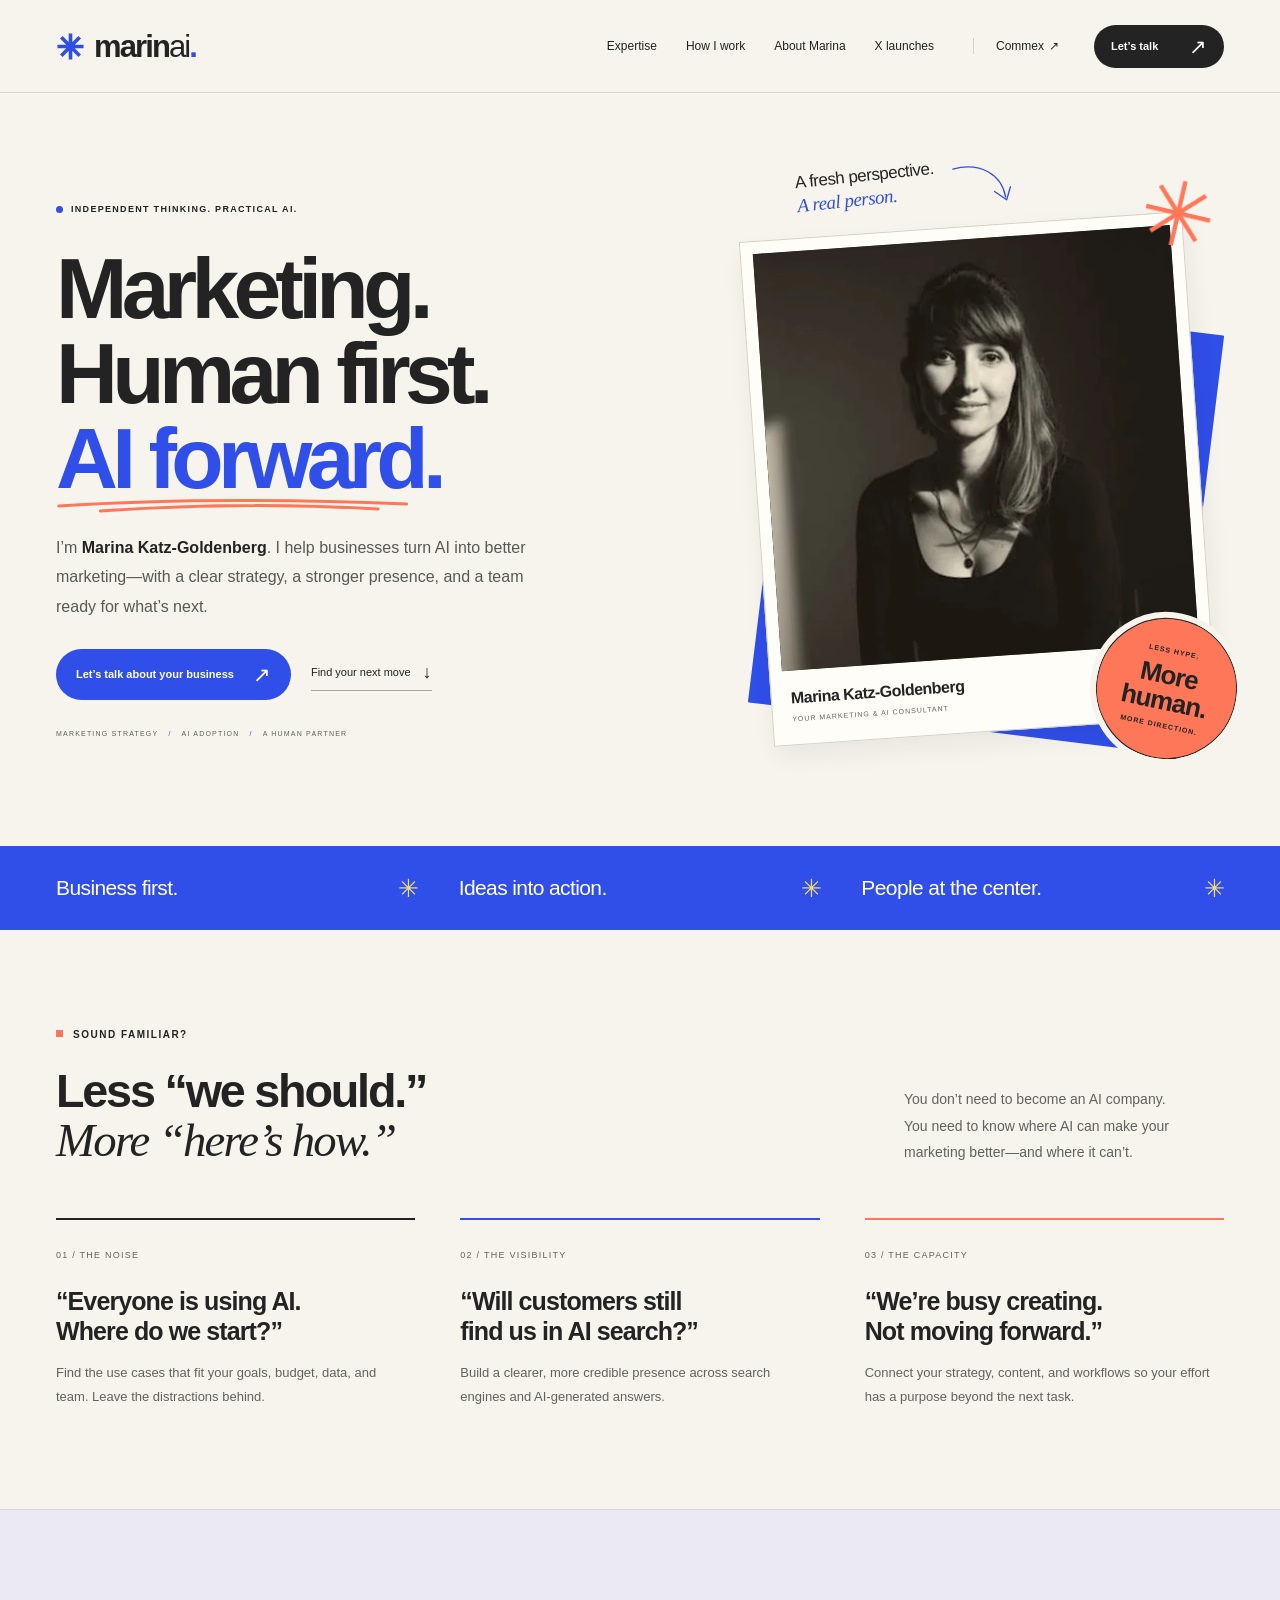
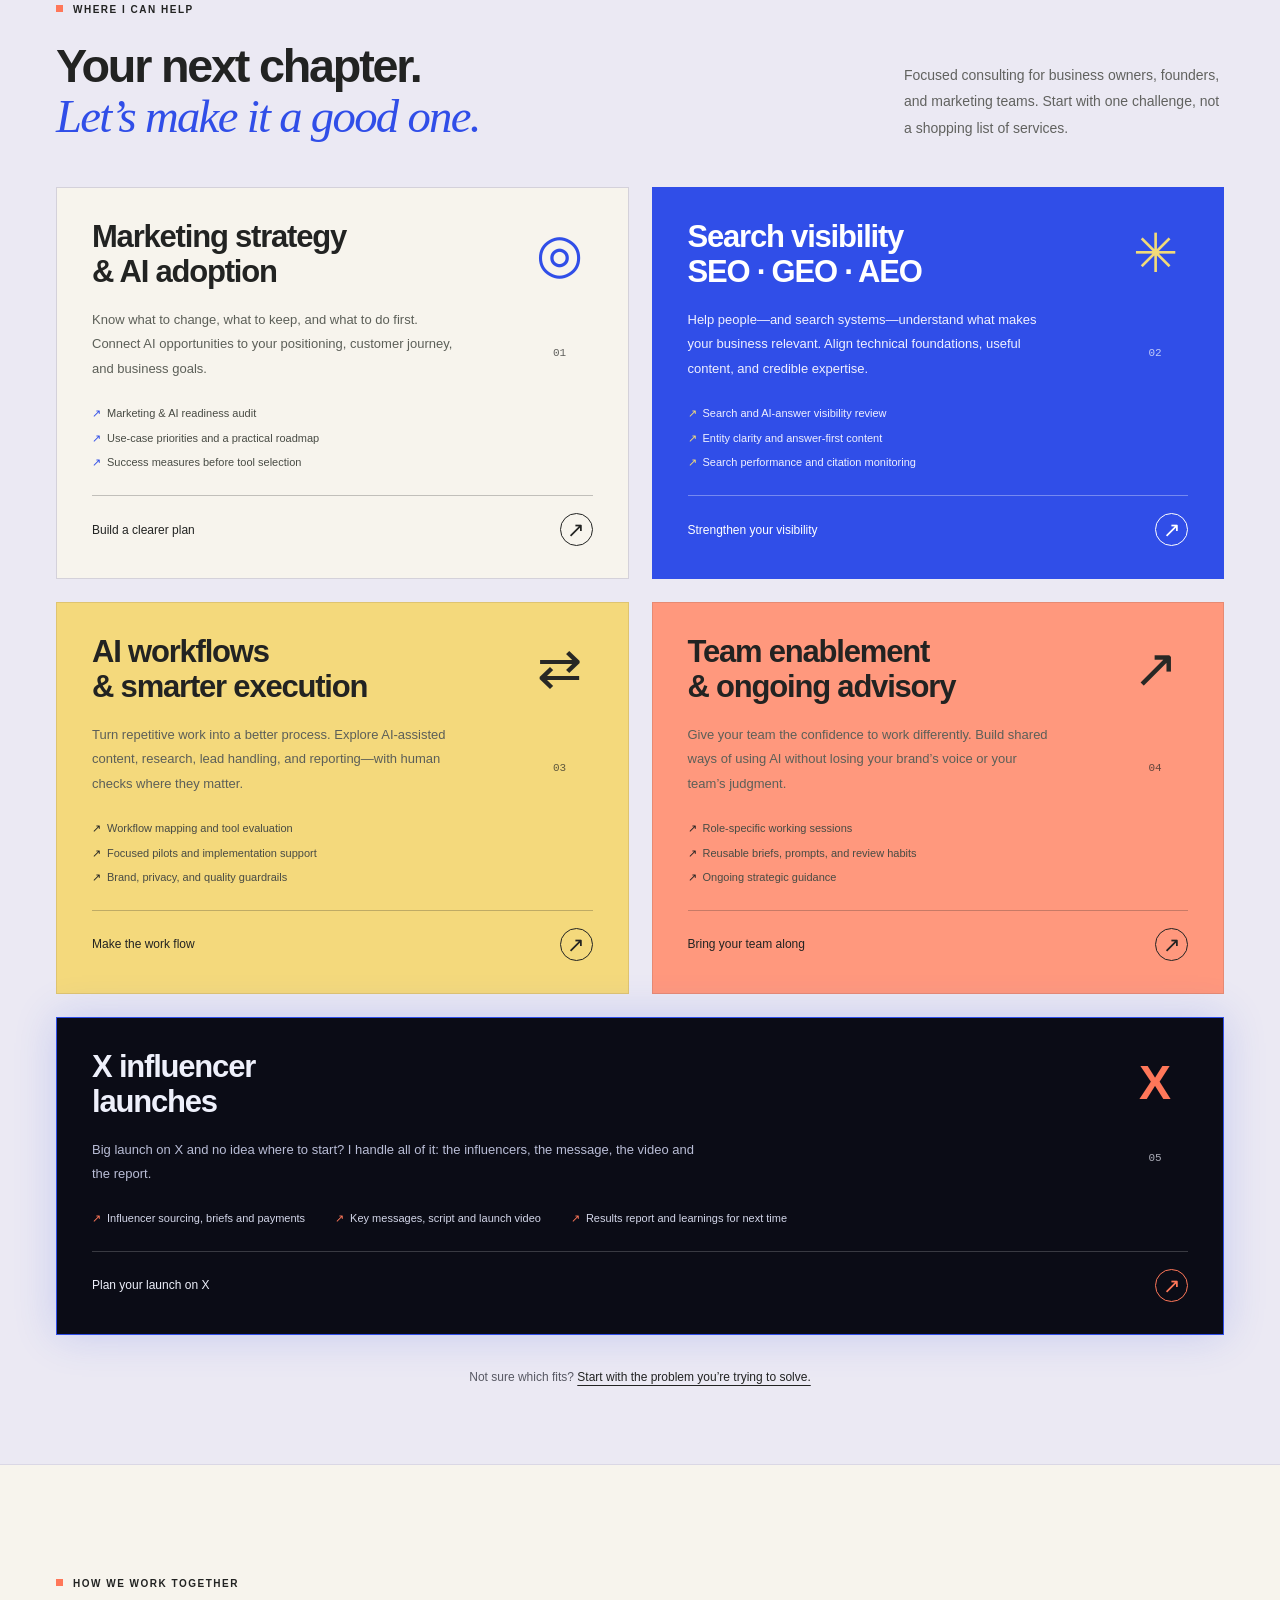
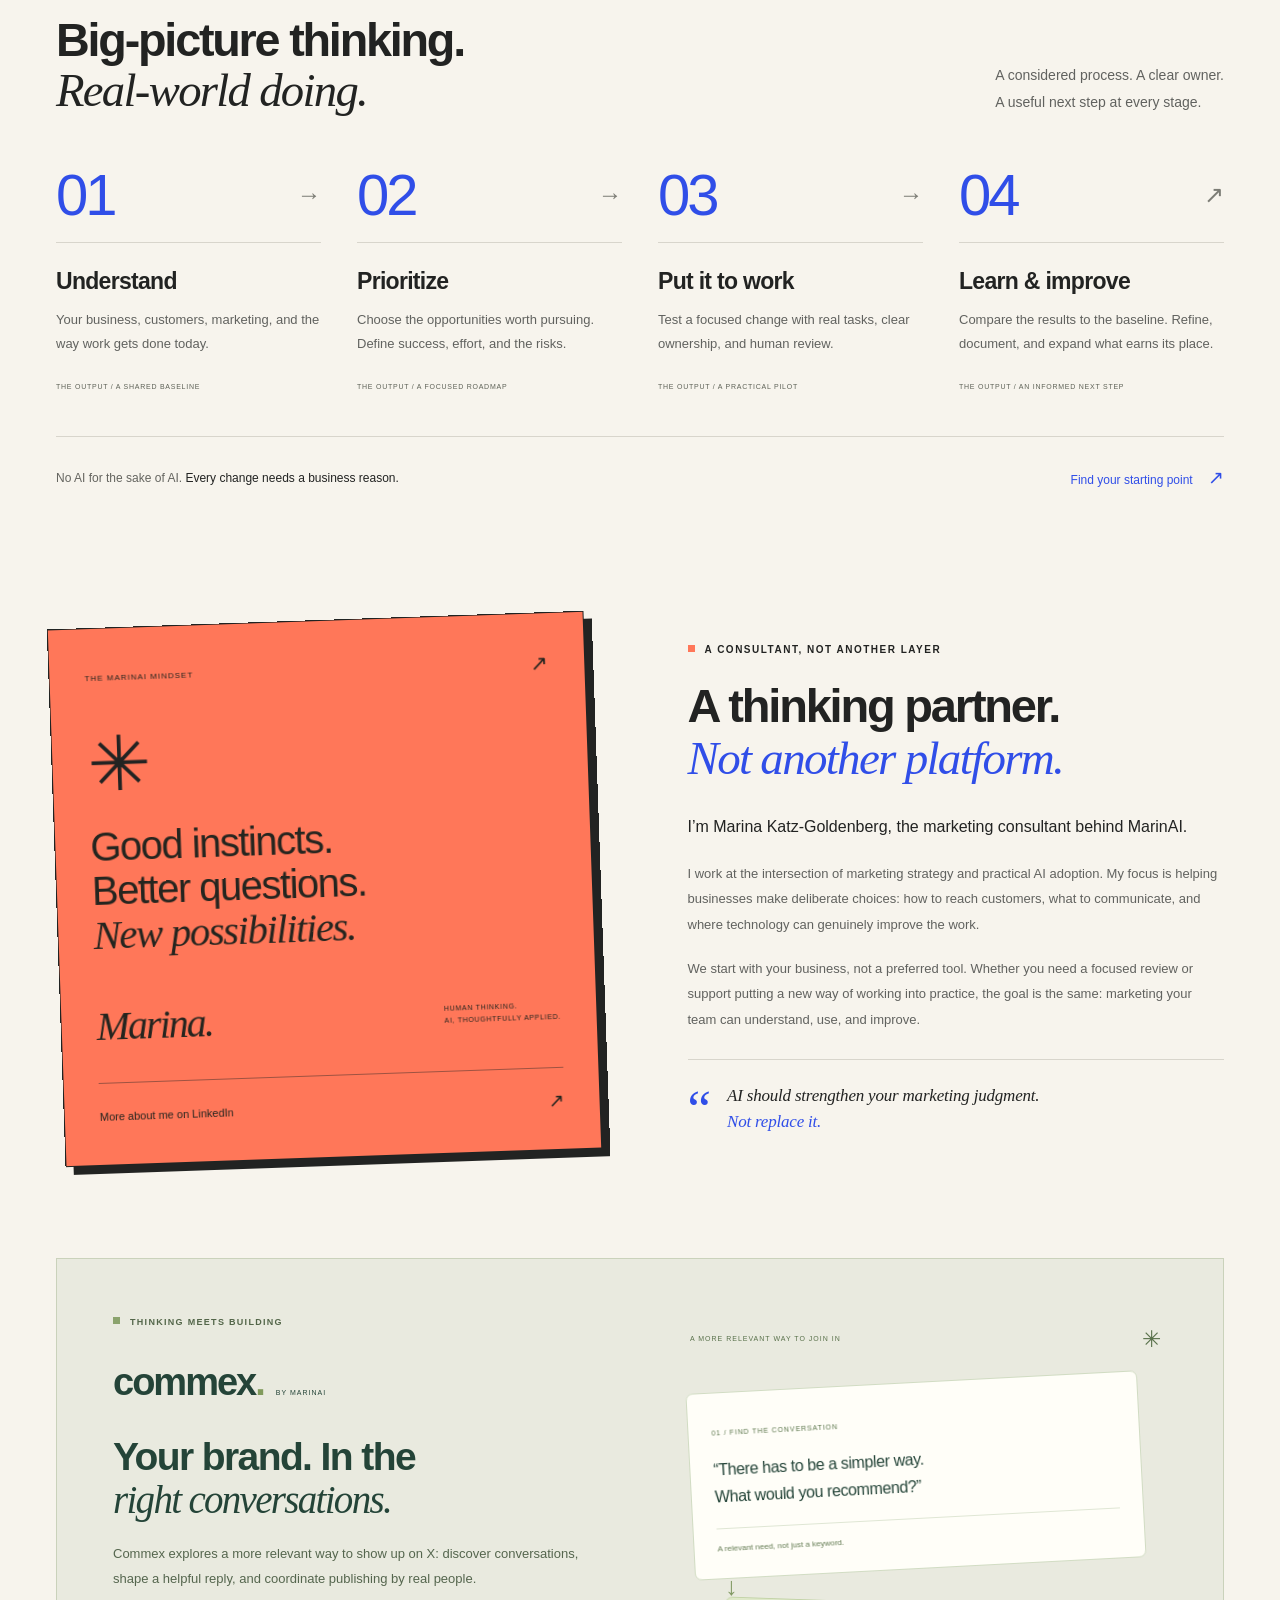
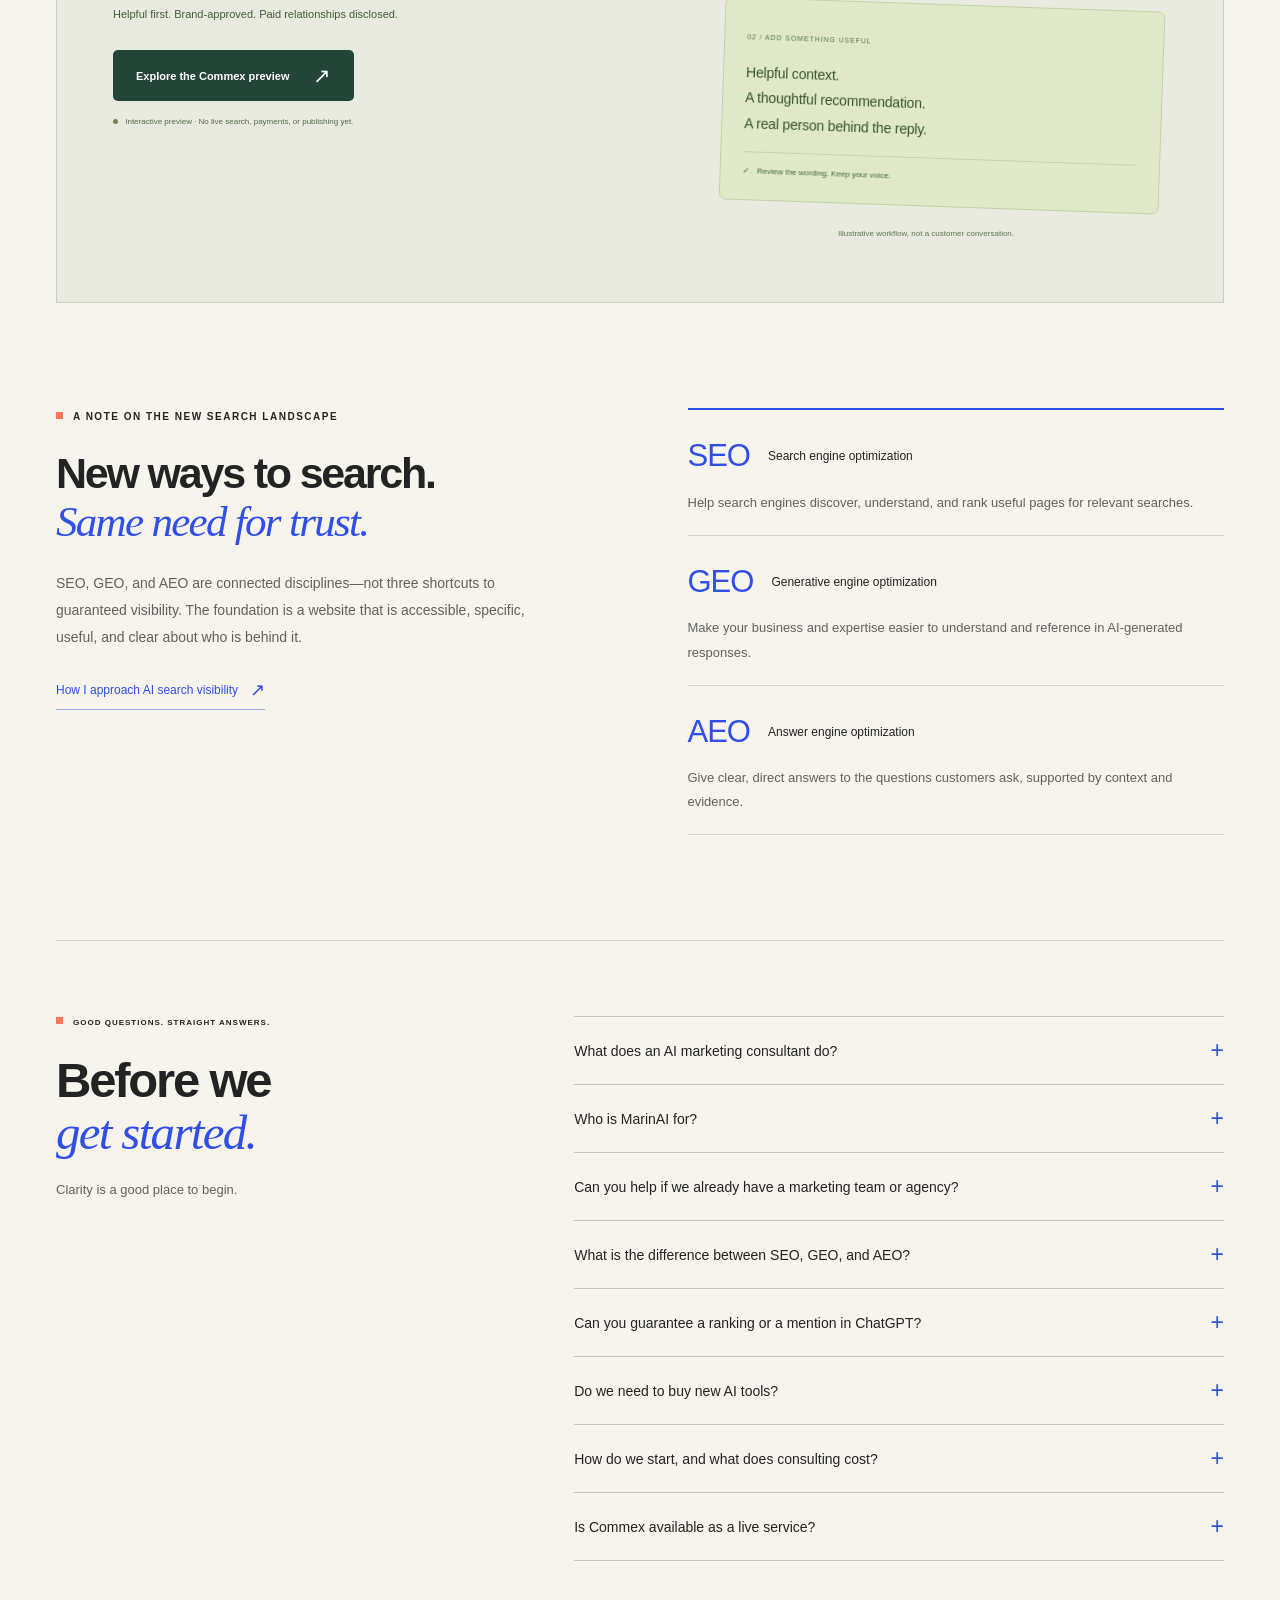
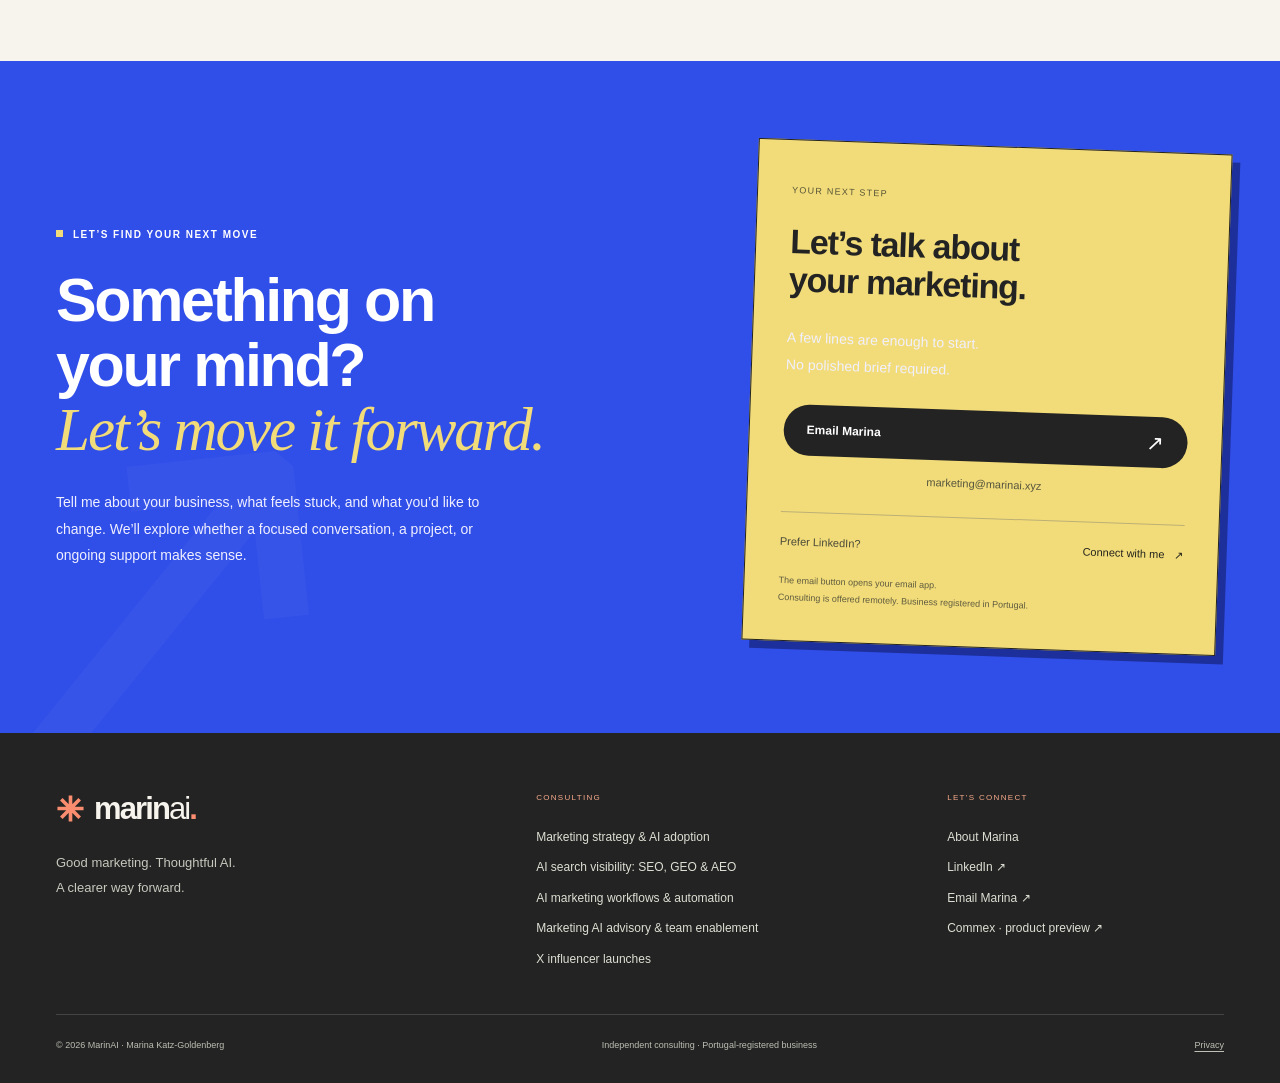
<file: index.html>
<!DOCTYPE html>
<html lang="en"><head>
<meta charset="utf-8"><meta name="viewport" content="width=device-width, initial-scale=1">
<title>AI Marketing Consultant | Marina Katz-Goldenberg | MarinAI</title><meta name="description" content="Marketing strategy, practical AI adoption, SEO, GEO and AEO. Work with Marina Katz-Goldenberg to build clearer marketing and smarter workflows for your business.">
<meta name="robots" content="index, follow, max-image-preview:large"><meta name="author" content="Marina Katz-Goldenberg">
<link rel="canonical" href="https://marinai.xyz/"><meta name="theme-color" content="#304ee8">
<meta property="og:type" content="website"><meta property="og:site_name" content="MarinAI"><meta property="og:locale" content="en_GB"><meta property="og:url" content="https://marinai.xyz/"><meta property="og:title" content="AI Marketing Consultant | Marina Katz-Goldenberg | MarinAI"><meta property="og:description" content="Marketing strategy, practical AI adoption, SEO, GEO and AEO. Work with Marina Katz-Goldenberg to build clearer marketing and smarter workflows for your business."><meta property="og:image" content="https://marinai.xyz/assets/marinai-social.png"><meta property="og:image:width" content="1200"><meta property="og:image:height" content="630"><meta property="og:image:alt" content="MarinAI — Marketing. Human first. AI forward. Marina Katz-Goldenberg, marketing and AI consultant.">
<meta name="twitter:card" content="summary_large_image"><meta name="twitter:title" content="AI Marketing Consultant | Marina Katz-Goldenberg | MarinAI"><meta name="twitter:description" content="Marketing strategy, practical AI adoption, SEO, GEO and AEO. Work with Marina Katz-Goldenberg to build clearer marketing and smarter workflows for your business."><meta name="twitter:image" content="https://marinai.xyz/assets/marinai-social.png"><meta name="twitter:image:alt" content="MarinAI — Marketing consulting with Marina Katz-Goldenberg">
<link rel="icon" type="image/svg+xml" href="/assets/favicon.svg"><link rel="apple-touch-icon" href="/assets/apple-touch-icon.png">
<link rel="stylesheet" href="/assets/site.css?v=4"><script defer src="/assets/site.js?v=1"></script>
<script type="application/ld+json">{"@context":"https://schema.org","@graph":[{"@type":"Organization","@id":"https://marinai.xyz/#organization","name":"MarinAI","url":"https://marinai.xyz/","logo":{"@type":"ImageObject","url":"https://marinai.xyz/assets/marinai-logo.png","width":512,"height":512},"description":"Independent marketing consulting focused on AI adoption, search visibility, marketing workflows, and team enablement.","email":"marketing@marinai.xyz","member":{"@id":"https://marinai.xyz/#marina"},"hasOfferCatalog":{"@type":"OfferCatalog","name":"Marketing consulting services","itemListElement":[{"@type":"Offer","itemOffered":{"@type":"Service","@id":"https://marinai.xyz/ai-marketing-strategy/#service","name":"Marketing strategy & AI adoption","url":"https://marinai.xyz/ai-marketing-strategy/"}},{"@type":"Offer","itemOffered":{"@type":"Service","@id":"https://marinai.xyz/ai-search-visibility/#service","name":"AI search visibility: SEO, GEO & AEO","url":"https://marinai.xyz/ai-search-visibility/"}},{"@type":"Offer","itemOffered":{"@type":"Service","@id":"https://marinai.xyz/marketing-ai-workflows/#service","name":"AI marketing workflows & automation","url":"https://marinai.xyz/marketing-ai-workflows/"}},{"@type":"Offer","itemOffered":{"@type":"Service","@id":"https://marinai.xyz/marketing-ai-advisory/#service","name":"Marketing AI advisory & team enablement","url":"https://marinai.xyz/marketing-ai-advisory/"}},{"@type":"Offer","itemOffered":{"@type":"Service","@id":"https://marinai.xyz/x-influencer-launch/#service","name":"X influencer launch","url":"https://marinai.xyz/x-influencer-launch/"}}]}},{"@type":"Person","@id":"https://marinai.xyz/#marina","name":"Marina Katz-Goldenberg","url":"https://marinai.xyz/#about","image":{"@type":"ImageObject","url":"https://marinai.xyz/assets/marina-katz-goldenberg.jpg","width":960,"height":960,"caption":"Marina Katz-Goldenberg, marketing and AI consultant behind MarinAI"},"jobTitle":"Marketing & AI Consultant","worksFor":{"@id":"https://marinai.xyz/#organization"},"sameAs":["https://www.linkedin.com/in/marina-katz-goldenberg-22553a47/"],"knowsAbout":["Marketing strategy","AI adoption in marketing","Search engine optimization","Generative engine optimization","Answer engine optimization","Marketing workflows","Team enablement"]},{"@type":"WebSite","@id":"https://marinai.xyz/#website","name":"MarinAI","url":"https://marinai.xyz/","publisher":{"@id":"https://marinai.xyz/#organization"},"inLanguage":"en"},{"@type":"WebPage","@id":"https://marinai.xyz/#webpage","url":"https://marinai.xyz/","name":"AI marketing consulting with Marina Katz-Goldenberg","isPartOf":{"@id":"https://marinai.xyz/#website"},"about":[{"@id":"https://marinai.xyz/#marina"},{"@id":"https://marinai.xyz/#organization"}],"inLanguage":"en"},{"@type":"FAQPage","@id":"https://marinai.xyz/#faq","isPartOf":{"@id":"https://marinai.xyz/#webpage"},"mainEntity":[{"@type":"Question","name":"What does an AI marketing consultant do?","acceptedAnswer":{"@type":"Answer","text":"An AI marketing consultant connects business and marketing goals with practical uses of AI. At MarinAI, that means reviewing your current marketing, choosing useful applications, defining human oversight, and helping your team test and adopt a better way of working."}},{"@type":"Question","name":"Who is MarinAI for?","acceptedAnswer":{"@type":"Answer","text":"MarinAI is for business owners, founders, and marketing teams that want a clearer strategy for adapting to AI. A useful starting point is a specific challenge: unclear priorities, changing search visibility, repetitive work, or a team unsure how to use AI consistently."}},{"@type":"Question","name":"Can you help if we already have a marketing team or agency?","acceptedAnswer":{"@type":"Answer","text":"Yes. The consulting can complement your existing team or agency rather than replace it. We can focus on strategic priorities, a workflow pilot, search visibility, or practical working sessions. Responsibilities and scope are agreed before the work starts."}},{"@type":"Question","name":"What is the difference between SEO, GEO, and AEO?","acceptedAnswer":{"@type":"Answer","text":"SEO focuses on visibility in search engines. GEO focuses on how a business is understood and referenced in generative AI responses. AEO focuses on clear answers to customer questions. They overlap: accessible pages, useful content, identifiable expertise, and credible evidence support all three."}},{"@type":"Question","name":"Can you guarantee a ranking or a mention in ChatGPT?","acceptedAnswer":{"@type":"Answer","text":"No. Search rankings and AI-generated answers are controlled by external systems and vary by query, time, and context. The work focuses on improving your foundations and measuring observable changes, not promising a first position or guaranteed citation."}},{"@type":"Question","name":"Do we need to buy new AI tools?","acceptedAnswer":{"@type":"Answer","text":"Not necessarily. We start by reviewing your current tools, tasks, and constraints. A better brief or simpler workflow may be more useful than another subscription. New tools should have a clear purpose, appropriate data safeguards, and a way to assess their value."}},{"@type":"Question","name":"How do we start, and what does consulting cost?","acceptedAnswer":{"@type":"Answer","text":"Start by emailing Marina with your website and the marketing challenge you want to solve. The scope, deliverables, responsibilities, timeline, and fee are agreed before work begins. There is no consulting subscription or payment taken through this website."}},{"@type":"Question","name":"Is Commex available as a live service?","acceptedAnswer":{"@type":"Answer","text":"Commex is currently an interactive preview of a product by MarinAI. You can explore its conversation-discovery and reply-review experience, but live discovery, payments, and publishing are not enabled. It is separate from Marina’s consulting services."}}]}]}</script>
</head><body><a class="skip-link" href="#main">Skip to content</a><header class="site-header"><div class="container header-inner"><a class="logo" href="/" aria-label="MarinAI home"><span class="brand-mark" aria-hidden="true"><svg viewBox="0 0 40 40" fill="none"><path d="M20 2v36M2 20h36M7.3 7.3l25.4 25.4M7.3 32.7 32.7 7.3" stroke="currentColor" stroke-width="5"/></svg></span><span>marin<span class="logo-ai">ai</span><i>.</i></span></a><details class="nav-menu" open><summary aria-label="Toggle navigation"><span>Menu</span><span class="menu-bars" aria-hidden="true">☰</span></summary><nav aria-label="Main navigation"><a href="#expertise">Expertise</a><a href="#approach">How I work</a><a href="#about">About Marina</a><a href="/x-influencer-launch/">X launches</a><a class="nav-product" href="/commex/">Commex <span aria-hidden="true">↗</span></a><a class="button primary nav-cta" href="#contact">Let’s talk <span aria-hidden="true">↗</span></a></nav></details></div></header><main id="main">
  <section class="hero container" aria-labelledby="hero-title">
    <div class="hero-copy">
      <p class="eyebrow"><span class="status-dot"></span> INDEPENDENT THINKING. PRACTICAL AI.</p>
      <h1 id="hero-title">Marketing.<br>Human first.<br><span class="headline-accent">AI forward<svg viewBox="0 0 410 18" preserveAspectRatio="none" aria-hidden="true"><path d="M3 11Q180 1 406 9M51 16Q216 6 373 14"/></svg>.</span></h1>
      <p class="hero-description">I’m <strong>Marina Katz-Goldenberg</strong>. I help businesses turn AI into better marketing—with a clear strategy, a stronger presence, and a team ready for what’s next.</p>
      <div class="hero-actions"><a class="button primary" href="#contact">Let’s talk about your business <span aria-hidden="true">↗</span></a><a class="text-link" href="#expertise">Find your next move <span aria-hidden="true">↓</span></a></div>
      <p class="hero-footnote">MARKETING STRATEGY <span>/</span> AI ADOPTION <span>/</span> A HUMAN PARTNER</p>
    </div>
    <div class="hero-portrait-stage">
      <div class="portrait-note">A fresh perspective.<br><em>A real person.</em><svg viewBox="0 0 88 66" aria-hidden="true"><path d="M6 7c39-6 65 15 67 45m-14-9 15 13 7-17"/></svg></div>
      <figure class="portrait-frame">
        <picture class="hero-portrait"><source type="image/webp" srcset="/assets/marina-katz-goldenberg-480.webp 480w, /assets/marina-katz-goldenberg-960.webp 960w" sizes="(max-width: 720px) calc(100vw - 76px), (max-width: 1100px) 40vw, 460px"><img src="/assets/marina-katz-goldenberg.jpg" alt="Marina Katz-Goldenberg, marketing and AI consultant behind MarinAI" width="960" height="960" fetchpriority="high" decoding="async"></picture>
        <figcaption><div><strong>Marina Katz-Goldenberg</strong><span>YOUR MARKETING & AI CONSULTANT</span></div></figcaption>
      </figure>
      <div class="human-sticker" aria-hidden="true"><span>LESS HYPE.</span><b>More<br>human.</b><span>MORE DIRECTION.</span></div>
      <span class="hero-star" aria-hidden="true">✳</span>
    </div>
  </section>
  <div class="principles-band"><div class="principles container" aria-label="Consulting principles"><p>Business first.<span aria-hidden="true">✳</span></p><p>Ideas into action.<span aria-hidden="true">✳</span></p><p>People at the center.<span aria-hidden="true">✳</span></p></div></div>

  <section class="section container challenges" id="start-here">
    <div class="section-heading"><div><p class="eyebrow">SOUND FAMILIAR?</p><h2>Less “we should.”<br><em>More “here’s how.”</em></h2></div><p>You don’t need to become an AI company.<br>You need to know where AI can make your marketing better—and where it can’t.</p></div>
    <div class="challenge-grid"><div><span class="small-index">01 / THE NOISE</span><h3>“Everyone is using AI.<br>Where do we start?”</h3><p>Find the use cases that fit your goals, budget, data, and team. Leave the distractions behind.</p></div><div><span class="small-index">02 / THE VISIBILITY</span><h3>“Will customers still<br>find us in AI search?”</h3><p>Build a clearer, more credible presence across search engines and AI-generated answers.</p></div><div><span class="small-index">03 / THE CAPACITY</span><h3>“We’re busy creating.<br>Not moving forward.”</h3><p>Connect your strategy, content, and workflows so your effort has a purpose beyond the next task.</p></div></div>
  </section>

  <section class="expertise-section" id="expertise"><div class="container section">
    <div class="section-heading"><div><p class="eyebrow">WHERE I CAN HELP</p><h2>Your next chapter.<br><em>Let’s make it a good one.</em></h2></div><p>Focused consulting for business owners, founders, and marketing teams. Start with one challenge, not a shopping list of services.</p></div>
    <div class="service-grid">
      <article class="service-card"><div class="service-top"><span class="service-icon" aria-hidden="true">◎</span><span>01</span></div><h3><a href="/ai-marketing-strategy/">Marketing strategy<br>& AI adoption</a></h3><p>Know what to change, what to keep, and what to do first. Connect AI opportunities to your positioning, customer journey, and business goals.</p><ul><li>Marketing & AI readiness audit</li><li>Use-case priorities and a practical roadmap</li><li>Success measures before tool selection</li></ul><a class="card-link" href="/ai-marketing-strategy/">Build a clearer plan <span aria-hidden="true">↗</span></a></article>
      <article class="service-card"><div class="service-top"><span class="service-icon" aria-hidden="true">✳</span><span>02</span></div><h3><a href="/ai-search-visibility/">Search visibility<br>SEO · GEO · AEO</a></h3><p>Help people—and search systems—understand what makes your business relevant. Align technical foundations, useful content, and credible expertise.</p><ul><li>Search and AI-answer visibility review</li><li>Entity clarity and answer-first content</li><li>Search performance and citation monitoring</li></ul><a class="card-link" href="/ai-search-visibility/">Strengthen your visibility <span aria-hidden="true">↗</span></a></article>
      <article class="service-card"><div class="service-top"><span class="service-icon" aria-hidden="true">⇄</span><span>03</span></div><h3><a href="/marketing-ai-workflows/">AI workflows<br>& smarter execution</a></h3><p>Turn repetitive work into a better process. Explore AI-assisted content, research, lead handling, and reporting—with human checks where they matter.</p><ul><li>Workflow mapping and tool evaluation</li><li>Focused pilots and implementation support</li><li>Brand, privacy, and quality guardrails</li></ul><a class="card-link" href="/marketing-ai-workflows/">Make the work flow <span aria-hidden="true">↗</span></a></article>
      <article class="service-card"><div class="service-top"><span class="service-icon" aria-hidden="true">↗</span><span>04</span></div><h3><a href="/marketing-ai-advisory/">Team enablement<br>& ongoing advisory</a></h3><p>Give your team the confidence to work differently. Build shared ways of using AI without losing your brand’s voice or your team’s judgment.</p><ul><li>Role-specific working sessions</li><li>Reusable briefs, prompts, and review habits</li><li>Ongoing strategic guidance</li></ul><a class="card-link" href="/marketing-ai-advisory/">Bring your team along <span aria-hidden="true">↗</span></a></article>
      <article class="service-card service-card-x"><div class="service-top"><span class="service-icon" aria-hidden="true">X</span><span>05</span></div><h3><a href="/x-influencer-launch/">X influencer<br>launches</a></h3><p>Big launch on X and no idea where to start? I handle all of it: the influencers, the message, the video and the report.</p><ul><li>Influencer sourcing, briefs and payments</li><li>Key messages, script and launch video</li><li>Results report and learnings for next time</li></ul><a class="card-link" href="/x-influencer-launch/">Plan your launch on X <span aria-hidden="true">↗</span></a></article>
    </div><p class="section-footnote">Not sure which fits? <a href="#contact">Start with the problem you’re trying to solve.</a></p>
  </div></section>

  <section class="approach-section" id="approach"><div class="container section">
    <div class="section-heading"><div><p class="eyebrow">HOW WE WORK TOGETHER</p><h2>Big-picture thinking.<br><em>Real-world doing.</em></h2></div><p>A considered process. A clear owner.<br>A useful next step at every stage.</p></div>
    <ol class="process-grid"><li><span>01 <i aria-hidden="true">→</i></span><h3>Understand</h3><p>Your business, customers, marketing, and the way work gets done today.</p><small>THE OUTPUT / A SHARED BASELINE</small></li><li><span>02 <i aria-hidden="true">→</i></span><h3>Prioritize</h3><p>Choose the opportunities worth pursuing. Define success, effort, and the risks.</p><small>THE OUTPUT / A FOCUSED ROADMAP</small></li><li><span>03 <i aria-hidden="true">→</i></span><h3>Put it to work</h3><p>Test a focused change with real tasks, clear ownership, and human review.</p><small>THE OUTPUT / A PRACTICAL PILOT</small></li><li><span>04 <i aria-hidden="true">↗</i></span><h3>Learn & improve</h3><p>Compare the results to the baseline. Refine, document, and expand what earns its place.</p><small>THE OUTPUT / AN INFORMED NEXT STEP</small></li></ol>
    <div class="approach-bottom"><span>No AI for the sake of AI. <strong>Every change needs a business reason.</strong></span><a href="#contact">Find your starting point <span aria-hidden="true">↗</span></a></div>
  </div></section>

  <section class="section container about-section" id="about">
    <div class="about-manifesto"><div class="manifesto-top"><span>THE MARINAI MINDSET</span><span aria-hidden="true">↗</span></div><span class="manifesto-star" aria-hidden="true">✳</span><p>Good instincts.<br>Better questions.<br><em>New possibilities.</em></p><div class="manifesto-signature"><span>Marina.</span><small>HUMAN THINKING.<br>AI, THOUGHTFULLY APPLIED.</small></div><a href="https://www.linkedin.com/in/marina-katz-goldenberg-22553a47/" target="_blank" rel="noopener noreferrer">More about me on LinkedIn <span aria-hidden="true">↗</span></a></div>
    <div class="about-copy"><p class="eyebrow">A CONSULTANT, NOT ANOTHER LAYER</p><h2>A thinking partner.<br><em>Not another platform.</em></h2><p class="lead">I’m Marina Katz-Goldenberg, the marketing consultant behind MarinAI.</p><p>I work at the intersection of marketing strategy and practical AI adoption. My focus is helping businesses make deliberate choices: how to reach customers, what to communicate, and where technology can genuinely improve the work.</p><p>We start with your business, not a preferred tool. Whether you need a focused review or support putting a new way of working into practice, the goal is the same: marketing your team can understand, use, and improve.</p><div class="about-belief"><span aria-hidden="true">“</span><p>AI should strengthen your marketing judgment.<br><strong>Not replace it.</strong></p></div></div>
  </section>

  <section class="container product-section" id="commex"><div class="product-copy"><p class="eyebrow">THINKING MEETS BUILDING</p><div class="commex-wordmark">commex<span>.</span><small>BY MARINAI</small></div><h2>Your brand. In the<br><em>right conversations.</em></h2><p>Commex explores a more relevant way to show up on X: discover conversations, shape a helpful reply, and coordinate publishing by real people.</p><p class="product-principle">Helpful first. Brand-approved. Paid relationships disclosed.</p><a class="button primary" href="/commex/">Explore the Commex preview <span aria-hidden="true">↗</span></a><p class="preview-note"><span></span> Interactive preview · No live search, payments, or publishing yet.</p></div><div class="product-visual" aria-label="Illustration of the Commex workflow"><div class="product-visual-top"><span>A MORE RELEVANT WAY TO JOIN IN</span><span aria-hidden="true">✳</span></div><div class="conversation-card"><span class="conversation-label">01 / FIND THE CONVERSATION</span><p>“There has to be a simpler way.<br>What would you recommend?”</p><span class="match-label">A relevant need, not just a keyword.</span></div><div class="conversation-connector" aria-hidden="true">↓</div><div class="reply-example"><span class="conversation-label">02 / ADD SOMETHING USEFUL</span><p>Helpful context.<br>A thoughtful recommendation.<br><strong>A real person behind the reply.</strong></p><div><span aria-hidden="true">✓</span> Review the wording. Keep your voice.</div></div><p class="illustration-note">Illustrative workflow, not a customer conversation.</p></div></section>

  <section class="section container search-section" id="search-explained"><div><p class="eyebrow">A NOTE ON THE NEW SEARCH LANDSCAPE</p><h2>New ways to search.<br><em>Same need for trust.</em></h2><p>SEO, GEO, and AEO are connected disciplines—not three shortcuts to guaranteed visibility. The foundation is a website that is accessible, specific, useful, and clear about who is behind it.</p><a class="text-link" href="/ai-search-visibility/">How I approach AI search visibility <span aria-hidden="true">↗</span></a></div><dl class="search-definitions"><div><dt>SEO <span>Search engine optimization</span></dt><dd>Help search engines discover, understand, and rank useful pages for relevant searches.</dd></div><div><dt>GEO <span>Generative engine optimization</span></dt><dd>Make your business and expertise easier to understand and reference in AI-generated responses.</dd></div><div><dt>AEO <span>Answer engine optimization</span></dt><dd>Give clear, direct answers to the questions customers ask, supported by context and evidence.</dd></div></dl></section>

  <section class="faq-section container" id="faq"><div><p class="eyebrow">GOOD QUESTIONS. STRAIGHT ANSWERS.</p><h2>Before we<br><em>get started.</em></h2><p>Clarity is a good place to begin.</p></div><div class="faq-list"><details><summary>What does an AI marketing consultant do?<span aria-hidden="true">+</span></summary><p>An AI marketing consultant connects business and marketing goals with practical uses of AI. At MarinAI, that means reviewing your current marketing, choosing useful applications, defining human oversight, and helping your team test and adopt a better way of working.</p></details>
<details><summary>Who is MarinAI for?<span aria-hidden="true">+</span></summary><p>MarinAI is for business owners, founders, and marketing teams that want a clearer strategy for adapting to AI. A useful starting point is a specific challenge: unclear priorities, changing search visibility, repetitive work, or a team unsure how to use AI consistently.</p></details>
<details><summary>Can you help if we already have a marketing team or agency?<span aria-hidden="true">+</span></summary><p>Yes. The consulting can complement your existing team or agency rather than replace it. We can focus on strategic priorities, a workflow pilot, search visibility, or practical working sessions. Responsibilities and scope are agreed before the work starts.</p></details>
<details><summary>What is the difference between SEO, GEO, and AEO?<span aria-hidden="true">+</span></summary><p>SEO focuses on visibility in search engines. GEO focuses on how a business is understood and referenced in generative AI responses. AEO focuses on clear answers to customer questions. They overlap: accessible pages, useful content, identifiable expertise, and credible evidence support all three.</p></details>
<details><summary>Can you guarantee a ranking or a mention in ChatGPT?<span aria-hidden="true">+</span></summary><p>No. Search rankings and AI-generated answers are controlled by external systems and vary by query, time, and context. The work focuses on improving your foundations and measuring observable changes, not promising a first position or guaranteed citation.</p></details>
<details><summary>Do we need to buy new AI tools?<span aria-hidden="true">+</span></summary><p>Not necessarily. We start by reviewing your current tools, tasks, and constraints. A better brief or simpler workflow may be more useful than another subscription. New tools should have a clear purpose, appropriate data safeguards, and a way to assess their value.</p></details>
<details><summary>How do we start, and what does consulting cost?<span aria-hidden="true">+</span></summary><p>Start by emailing Marina with your website and the marketing challenge you want to solve. The scope, deliverables, responsibilities, timeline, and fee are agreed before work begins. There is no consulting subscription or payment taken through this website.</p></details>
<details><summary>Is Commex available as a live service?<span aria-hidden="true">+</span></summary><p>Commex is currently an interactive preview of a product by MarinAI. You can explore its conversation-discovery and reply-review experience, but live discovery, payments, and publishing are not enabled. It is separate from Marina’s consulting services.</p></details></div></section>

  <section class="contact-section" id="contact"><div class="container contact-inner"><div><p class="eyebrow">LET’S FIND YOUR NEXT MOVE</p><h2>Something on<br>your mind?<br><em>Let’s move it forward.</em></h2><p>Tell me about your business, what feels stuck, and what you’d like to change. We’ll explore whether a focused conversation, a project, or ongoing support makes sense.</p></div><div class="contact-card"><span class="small-index">YOUR NEXT STEP</span><h3>Let’s talk about<br>your marketing.</h3><p>A few lines are enough to start.<br>No polished brief required.</p><a class="button primary" href="mailto:marketing@marinai.xyz?subject=Let%E2%80%99s%20talk%20about%20my%20marketing">Email Marina <span aria-hidden="true">↗</span></a><a class="email-address" href="mailto:marketing@marinai.xyz">marketing@marinai.xyz</a><div class="contact-alternative"><span>Prefer LinkedIn?</span><a href="https://www.linkedin.com/in/marina-katz-goldenberg-22553a47/" target="_blank" rel="noopener noreferrer">Connect with me <span aria-hidden="true">↗</span></a></div><small>The email button opens your email app.<br>Consulting is offered remotely. Business registered in Portugal.</small></div></div></section>
</main>
<footer class="site-footer"><div class="container"><div class="footer-top"><div><a class="logo" href="/" aria-label="MarinAI home"><span class="brand-mark" aria-hidden="true"><svg viewBox="0 0 40 40" fill="none"><path d="M20 2v36M2 20h36M7.3 7.3l25.4 25.4M7.3 32.7 32.7 7.3" stroke="currentColor" stroke-width="5"/></svg></span><span>marin<span class="logo-ai">ai</span><i>.</i></span></a><p>Good marketing. Thoughtful AI.<br>A clearer way forward.</p></div><nav aria-label="Consulting services"><strong>CONSULTING</strong><a href="/ai-marketing-strategy/">Marketing strategy &amp; AI adoption</a><a href="/ai-search-visibility/">AI search visibility: SEO, GEO &amp; AEO</a><a href="/marketing-ai-workflows/">AI marketing workflows &amp; automation</a><a href="/marketing-ai-advisory/">Marketing AI advisory &amp; team enablement</a><a href="/x-influencer-launch/">X influencer launches</a></nav><nav aria-label="More from MarinAI"><strong>LET’S CONNECT</strong><a href="/#about">About Marina</a><a href="https://www.linkedin.com/in/marina-katz-goldenberg-22553a47/" target="_blank" rel="noopener noreferrer">LinkedIn ↗</a><a href="mailto:marketing@marinai.xyz">Email Marina ↗</a><a href="/commex/">Commex · product preview ↗</a></nav></div><div class="footer-bottom"><span>© 2026 MarinAI · Marina Katz-Goldenberg</span><span>Independent consulting · Portugal-registered business</span><a href="/privacy/">Privacy</a></div></div></footer></body></html>
</file>
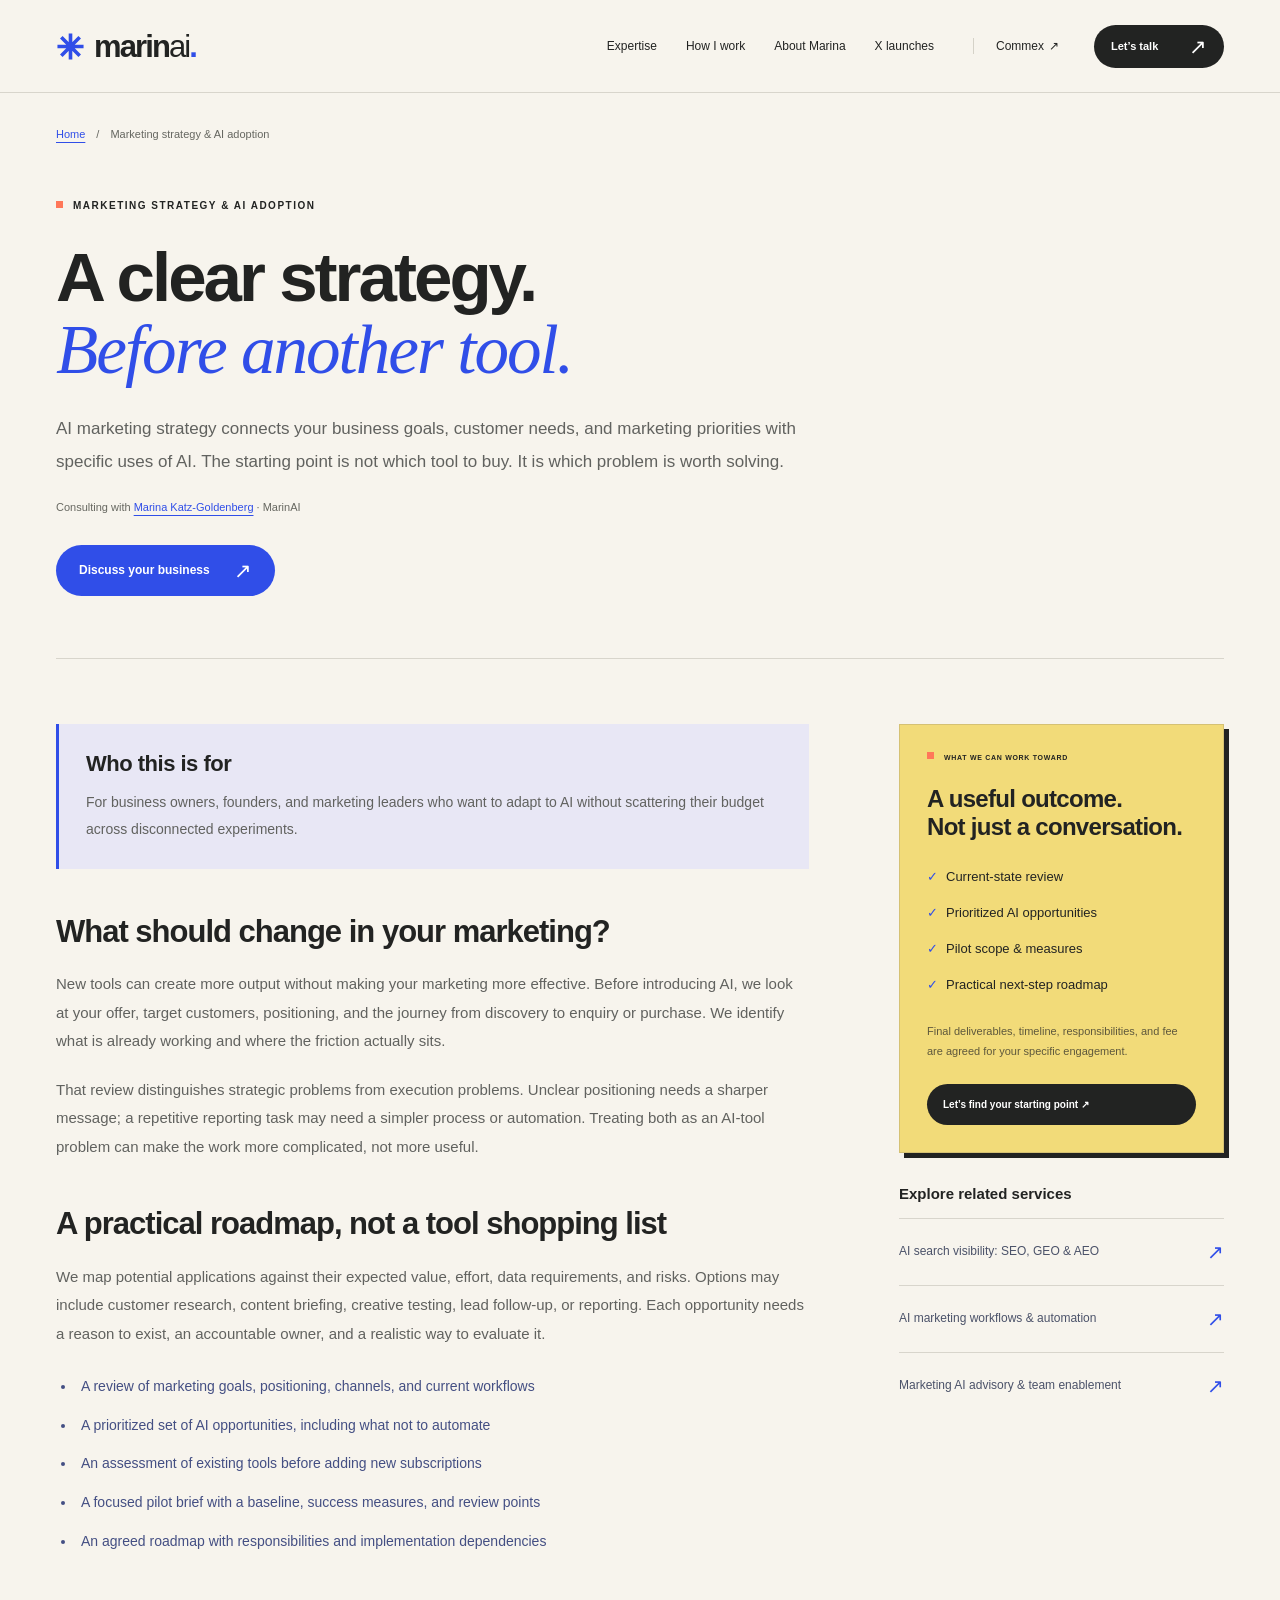
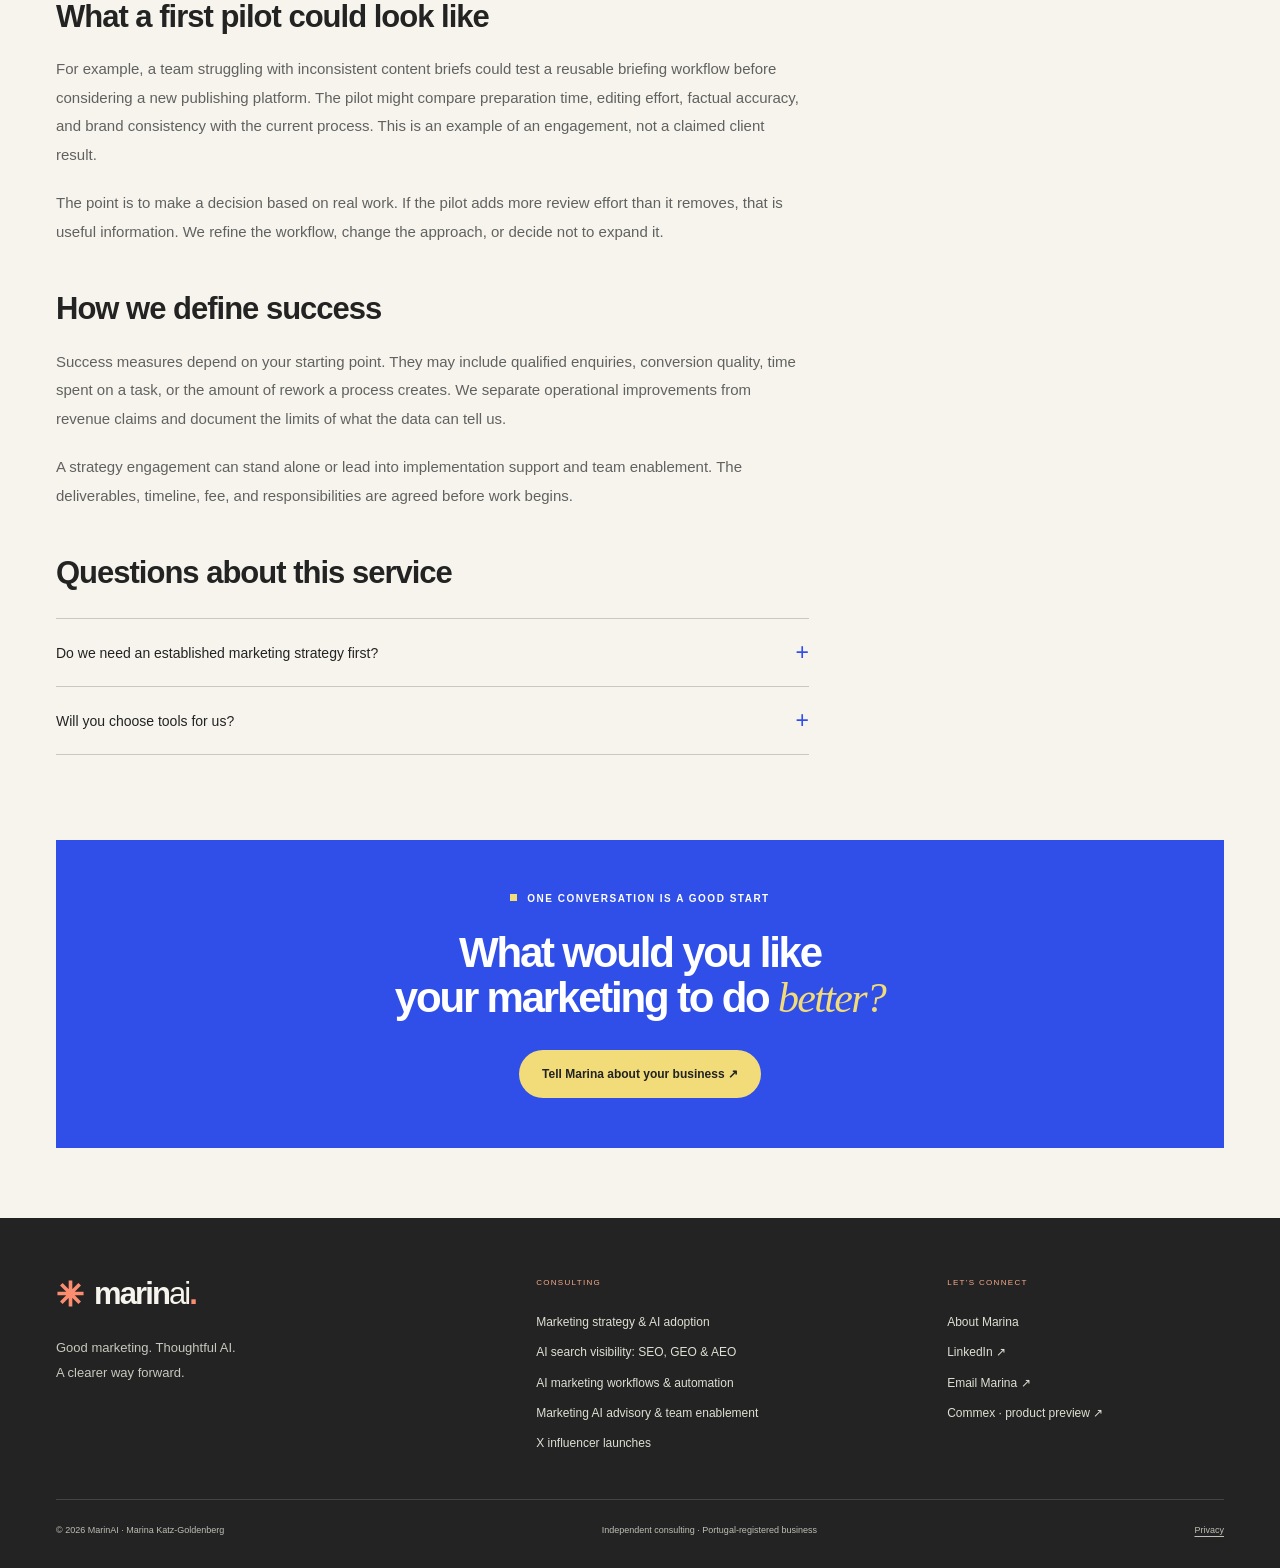
<file: ai-marketing-strategy/index.html>
<!DOCTYPE html>
<html lang="en"><head>
<meta charset="utf-8"><meta name="viewport" content="width=device-width, initial-scale=1">
<title>AI Marketing Strategy Consultant | Marina Katz-Goldenberg</title><meta name="description" content="Build a practical AI marketing roadmap with Marina Katz-Goldenberg. Review your positioning, prioritize useful AI applications, and define a focused pilot.">
<meta name="robots" content="index, follow, max-image-preview:large"><meta name="author" content="Marina Katz-Goldenberg">
<link rel="canonical" href="https://marinai.xyz/ai-marketing-strategy/"><meta name="theme-color" content="#304ee8">
<meta property="og:type" content="website"><meta property="og:site_name" content="MarinAI"><meta property="og:locale" content="en_GB"><meta property="og:url" content="https://marinai.xyz/ai-marketing-strategy/"><meta property="og:title" content="AI Marketing Strategy Consultant | Marina Katz-Goldenberg"><meta property="og:description" content="Build a practical AI marketing roadmap with Marina Katz-Goldenberg. Review your positioning, prioritize useful AI applications, and define a focused pilot."><meta property="og:image" content="https://marinai.xyz/assets/marinai-social.png"><meta property="og:image:width" content="1200"><meta property="og:image:height" content="630"><meta property="og:image:alt" content="MarinAI — Marketing. Human first. AI forward. Marina Katz-Goldenberg, marketing and AI consultant.">
<meta name="twitter:card" content="summary_large_image"><meta name="twitter:title" content="AI Marketing Strategy Consultant | Marina Katz-Goldenberg"><meta name="twitter:description" content="Build a practical AI marketing roadmap with Marina Katz-Goldenberg. Review your positioning, prioritize useful AI applications, and define a focused pilot."><meta name="twitter:image" content="https://marinai.xyz/assets/marinai-social.png"><meta name="twitter:image:alt" content="MarinAI — Marketing consulting with Marina Katz-Goldenberg">
<link rel="icon" type="image/svg+xml" href="/assets/favicon.svg"><link rel="apple-touch-icon" href="/assets/apple-touch-icon.png">
<link rel="stylesheet" href="/assets/site.css?v=4"><script defer src="/assets/site.js?v=1"></script>
<script type="application/ld+json">{"@context":"https://schema.org","@graph":[{"@type":"Organization","@id":"https://marinai.xyz/#organization","name":"MarinAI","url":"https://marinai.xyz/","logo":{"@type":"ImageObject","url":"https://marinai.xyz/assets/marinai-logo.png","width":512,"height":512},"description":"Independent marketing consulting focused on AI adoption, search visibility, marketing workflows, and team enablement.","email":"marketing@marinai.xyz","member":{"@id":"https://marinai.xyz/#marina"},"hasOfferCatalog":{"@type":"OfferCatalog","name":"Marketing consulting services","itemListElement":[{"@type":"Offer","itemOffered":{"@type":"Service","@id":"https://marinai.xyz/ai-marketing-strategy/#service","name":"Marketing strategy & AI adoption","url":"https://marinai.xyz/ai-marketing-strategy/"}},{"@type":"Offer","itemOffered":{"@type":"Service","@id":"https://marinai.xyz/ai-search-visibility/#service","name":"AI search visibility: SEO, GEO & AEO","url":"https://marinai.xyz/ai-search-visibility/"}},{"@type":"Offer","itemOffered":{"@type":"Service","@id":"https://marinai.xyz/marketing-ai-workflows/#service","name":"AI marketing workflows & automation","url":"https://marinai.xyz/marketing-ai-workflows/"}},{"@type":"Offer","itemOffered":{"@type":"Service","@id":"https://marinai.xyz/marketing-ai-advisory/#service","name":"Marketing AI advisory & team enablement","url":"https://marinai.xyz/marketing-ai-advisory/"}}]}},{"@type":"Person","@id":"https://marinai.xyz/#marina","name":"Marina Katz-Goldenberg","url":"https://marinai.xyz/#about","image":{"@type":"ImageObject","url":"https://marinai.xyz/assets/marina-katz-goldenberg.jpg","width":960,"height":960,"caption":"Marina Katz-Goldenberg, marketing and AI consultant behind MarinAI"},"jobTitle":"Marketing & AI Consultant","worksFor":{"@id":"https://marinai.xyz/#organization"},"sameAs":["https://www.linkedin.com/in/marina-katz-goldenberg-22553a47/"],"knowsAbout":["Marketing strategy","AI adoption in marketing","Search engine optimization","Generative engine optimization","Answer engine optimization","Marketing workflows","Team enablement"]},{"@type":"WebSite","@id":"https://marinai.xyz/#website","name":"MarinAI","url":"https://marinai.xyz/","publisher":{"@id":"https://marinai.xyz/#organization"},"inLanguage":"en"},{"@type":"WebPage","@id":"https://marinai.xyz/ai-marketing-strategy/#webpage","url":"https://marinai.xyz/ai-marketing-strategy/","name":"Marketing strategy & AI adoption","description":"Build a practical AI marketing roadmap with Marina Katz-Goldenberg. Review your positioning, prioritize useful AI applications, and define a focused pilot.","isPartOf":{"@id":"https://marinai.xyz/#website"},"about":{"@id":"https://marinai.xyz/ai-marketing-strategy/#service"},"inLanguage":"en"},{"@type":"Service","@id":"https://marinai.xyz/ai-marketing-strategy/#service","name":"Marketing strategy & AI adoption","description":"AI marketing strategy connects your business goals, customer needs, and marketing priorities with specific uses of AI. The starting point is not which tool to buy. It is which problem is worth solving.","serviceType":"Marketing strategy & AI adoption","url":"https://marinai.xyz/ai-marketing-strategy/","provider":{"@id":"https://marinai.xyz/#marina"}},{"@type":"BreadcrumbList","@id":"https://marinai.xyz/ai-marketing-strategy/#breadcrumb","itemListElement":[{"@type":"ListItem","position":1,"name":"Home","item":"https://marinai.xyz/"},{"@type":"ListItem","position":2,"name":"Marketing strategy & AI adoption","item":"https://marinai.xyz/ai-marketing-strategy/"}]},{"@type":"FAQPage","@id":"https://marinai.xyz/ai-marketing-strategy/#faq","isPartOf":{"@id":"https://marinai.xyz/ai-marketing-strategy/#webpage"},"mainEntity":[{"@type":"Question","name":"Do we need an established marketing strategy first?","acceptedAnswer":{"@type":"Answer","text":"No. If the fundamentals need attention, we start there. AI should support a clear marketing direction rather than cover up gaps in positioning or customer understanding."}},{"@type":"Question","name":"Will you choose tools for us?","acceptedAnswer":{"@type":"Answer","text":"Tool evaluation can be part of the work, but it follows the use case and requirements. Existing tools, data handling, integration needs, cost, and human review all inform the recommendation."}}]}]}</script>
</head><body><a class="skip-link" href="#main">Skip to content</a><header class="site-header"><div class="container header-inner"><a class="logo" href="/" aria-label="MarinAI home"><span class="brand-mark" aria-hidden="true"><svg viewBox="0 0 40 40" fill="none"><path d="M20 2v36M2 20h36M7.3 7.3l25.4 25.4M7.3 32.7 32.7 7.3" stroke="currentColor" stroke-width="5"/></svg></span><span>marin<span class="logo-ai">ai</span><i>.</i></span></a><details class="nav-menu" open><summary aria-label="Toggle navigation"><span>Menu</span><span class="menu-bars" aria-hidden="true">☰</span></summary><nav aria-label="Main navigation"><a href="/#expertise">Expertise</a><a href="/#approach">How I work</a><a href="/#about">About Marina</a><a href="/x-influencer-launch/">X launches</a><a class="nav-product" href="/commex/">Commex <span aria-hidden="true">↗</span></a><a class="button primary nav-cta" href="/#contact">Let’s talk <span aria-hidden="true">↗</span></a></nav></details></div></header><main id="main"><div class="container breadcrumb"><a href="/">Home</a><span aria-hidden="true">/</span><span>Marketing strategy &amp; AI adoption</span></div><section class="container service-hero"><p class="eyebrow">MARKETING STRATEGY &amp; AI ADOPTION</p><h1>A clear strategy.<br><em>Before another tool.</em></h1><p class="service-intro">AI marketing strategy connects your business goals, customer needs, and marketing priorities with specific uses of AI. The starting point is not which tool to buy. It is which problem is worth solving.</p><div class="service-byline">Consulting with <a href="/#about">Marina Katz-Goldenberg</a> · MarinAI</div><a class="button primary" href="/#contact">Discuss your business <span aria-hidden="true">↗</span></a></section><div class="container service-body"><article class="service-article"><div class="fit-box"><h2>Who this is for</h2><p>For business owners, founders, and marketing leaders who want to adapt to AI without scattering their budget across disconnected experiments.</p></div><section><h2>What should change in your marketing?</h2><p>New tools can create more output without making your marketing more effective. Before introducing AI, we look at your offer, target customers, positioning, and the journey from discovery to enquiry or purchase. We identify what is already working and where the friction actually sits.</p><p>That review distinguishes strategic problems from execution problems. Unclear positioning needs a sharper message; a repetitive reporting task may need a simpler process or automation. Treating both as an AI-tool problem can make the work more complicated, not more useful.</p></section><section><h2>A practical roadmap, not a tool shopping list</h2><p>We map potential applications against their expected value, effort, data requirements, and risks. Options may include customer research, content briefing, creative testing, lead follow-up, or reporting. Each opportunity needs a reason to exist, an accountable owner, and a realistic way to evaluate it.</p><ul><li>A review of marketing goals, positioning, channels, and current workflows</li><li>A prioritized set of AI opportunities, including what not to automate</li><li>An assessment of existing tools before adding new subscriptions</li><li>A focused pilot brief with a baseline, success measures, and review points</li><li>An agreed roadmap with responsibilities and implementation dependencies</li></ul></section><section><h2>What a first pilot could look like</h2><p>For example, a team struggling with inconsistent content briefs could test a reusable briefing workflow before considering a new publishing platform. The pilot might compare preparation time, editing effort, factual accuracy, and brand consistency with the current process. This is an example of an engagement, not a claimed client result.</p><p>The point is to make a decision based on real work. If the pilot adds more review effort than it removes, that is useful information. We refine the workflow, change the approach, or decide not to expand it.</p></section><section><h2>How we define success</h2><p>Success measures depend on your starting point. They may include qualified enquiries, conversion quality, time spent on a task, or the amount of rework a process creates. We separate operational improvements from revenue claims and document the limits of what the data can tell us.</p><p>A strategy engagement can stand alone or lead into implementation support and team enablement. The deliverables, timeline, fee, and responsibilities are agreed before work begins.</p></section><section><h2>Questions about this service</h2><div class="faq-list"><details><summary>Do we need an established marketing strategy first?<span aria-hidden="true">+</span></summary><p>No. If the fundamentals need attention, we start there. AI should support a clear marketing direction rather than cover up gaps in positioning or customer understanding.</p></details>
<details><summary>Will you choose tools for us?<span aria-hidden="true">+</span></summary><p>Tool evaluation can be part of the work, but it follows the use case and requirements. Existing tools, data handling, integration needs, cost, and human review all inform the recommendation.</p></details></div></section></article><aside class="service-aside"><div class="deliverables"><p class="eyebrow">WHAT WE CAN WORK TOWARD</p><h2>A useful outcome.<br>Not just a conversation.</h2><ul><li><span aria-hidden="true">✓</span>Current-state review</li><li><span aria-hidden="true">✓</span>Prioritized AI opportunities</li><li><span aria-hidden="true">✓</span>Pilot scope &amp; measures</li><li><span aria-hidden="true">✓</span>Practical next-step roadmap</li></ul><p>Final deliverables, timeline, responsibilities, and fee are agreed for your specific engagement.</p><a class="button primary" href="/#contact">Let’s find your starting point ↗</a></div><div class="related-services"><h2>Explore related services</h2><a href="/ai-search-visibility/">AI search visibility: SEO, GEO &amp; AEO <span aria-hidden="true">↗</span></a><a href="/marketing-ai-workflows/">AI marketing workflows &amp; automation <span aria-hidden="true">↗</span></a><a href="/marketing-ai-advisory/">Marketing AI advisory &amp; team enablement <span aria-hidden="true">↗</span></a></div></aside></div><section class="container service-end"><p class="eyebrow">ONE CONVERSATION IS A GOOD START</p><h2>What would you like<br>your marketing to do <em>better?</em></h2><a class="button primary" href="mailto:marketing@marinai.xyz?subject=Marketing%20strategy%20%26%20AI%20adoption%20enquiry">Tell Marina about your business ↗</a></section></main><footer class="site-footer"><div class="container"><div class="footer-top"><div><a class="logo" href="/" aria-label="MarinAI home"><span class="brand-mark" aria-hidden="true"><svg viewBox="0 0 40 40" fill="none"><path d="M20 2v36M2 20h36M7.3 7.3l25.4 25.4M7.3 32.7 32.7 7.3" stroke="currentColor" stroke-width="5"/></svg></span><span>marin<span class="logo-ai">ai</span><i>.</i></span></a><p>Good marketing. Thoughtful AI.<br>A clearer way forward.</p></div><nav aria-label="Consulting services"><strong>CONSULTING</strong><a href="/ai-marketing-strategy/">Marketing strategy &amp; AI adoption</a><a href="/ai-search-visibility/">AI search visibility: SEO, GEO &amp; AEO</a><a href="/marketing-ai-workflows/">AI marketing workflows &amp; automation</a><a href="/marketing-ai-advisory/">Marketing AI advisory &amp; team enablement</a><a href="/x-influencer-launch/">X influencer launches</a></nav><nav aria-label="More from MarinAI"><strong>LET’S CONNECT</strong><a href="/#about">About Marina</a><a href="https://www.linkedin.com/in/marina-katz-goldenberg-22553a47/" target="_blank" rel="noopener noreferrer">LinkedIn ↗</a><a href="mailto:marketing@marinai.xyz">Email Marina ↗</a><a href="/commex/">Commex · product preview ↗</a></nav></div><div class="footer-bottom"><span>© 2026 MarinAI · Marina Katz-Goldenberg</span><span>Independent consulting · Portugal-registered business</span><a href="/privacy/">Privacy</a></div></div></footer></body></html>
</file>
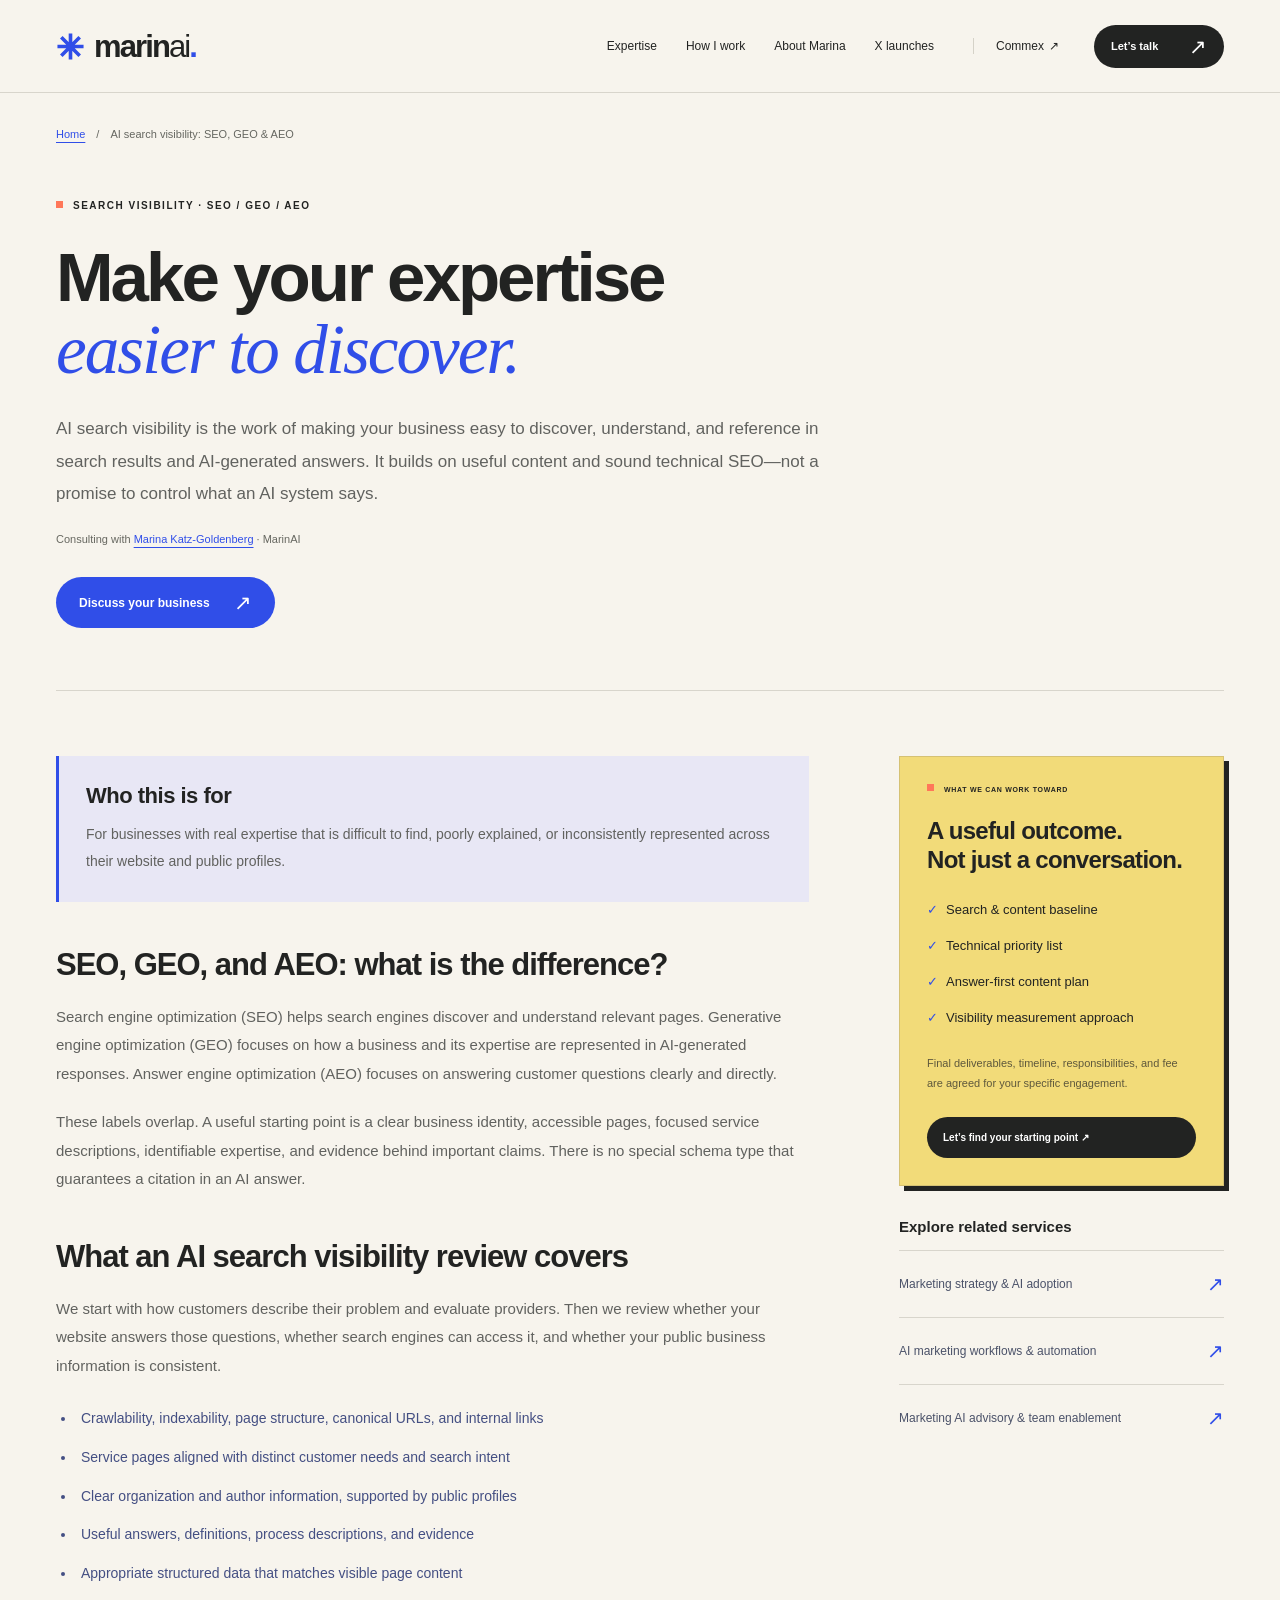
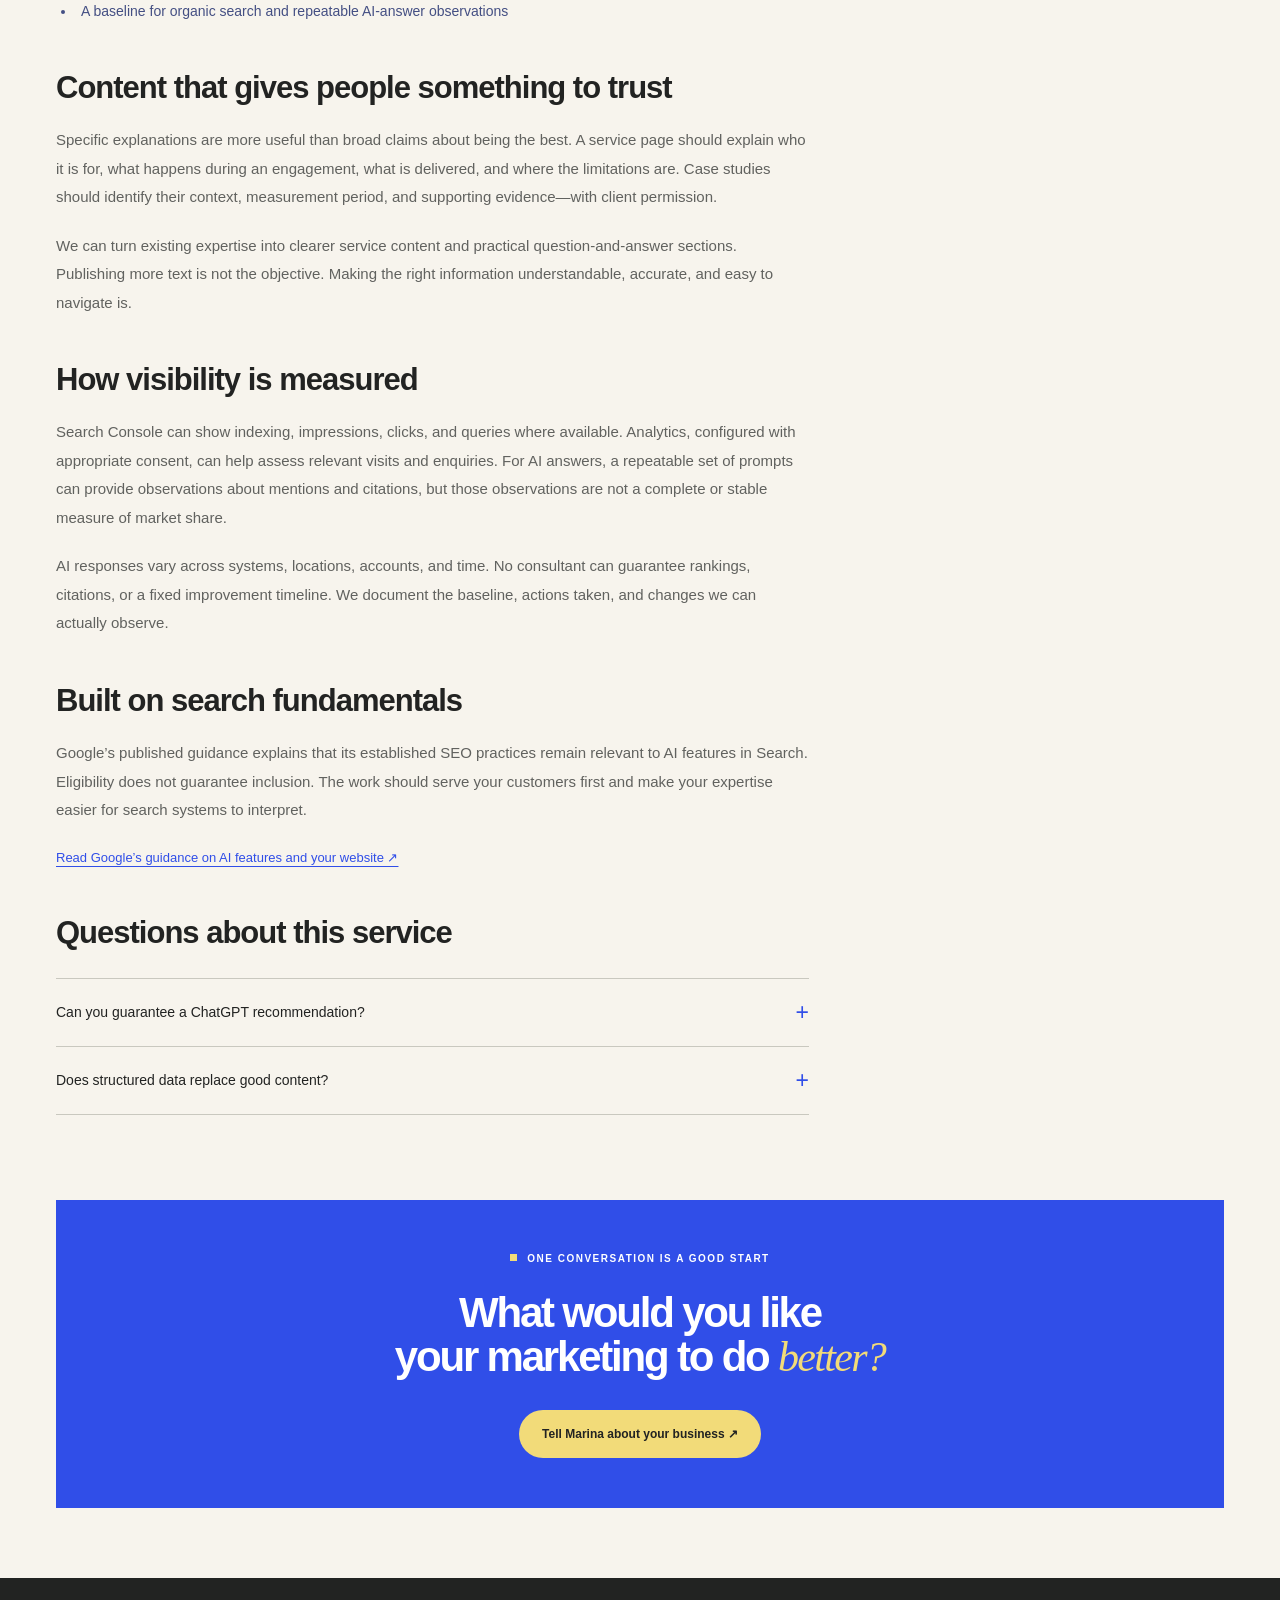
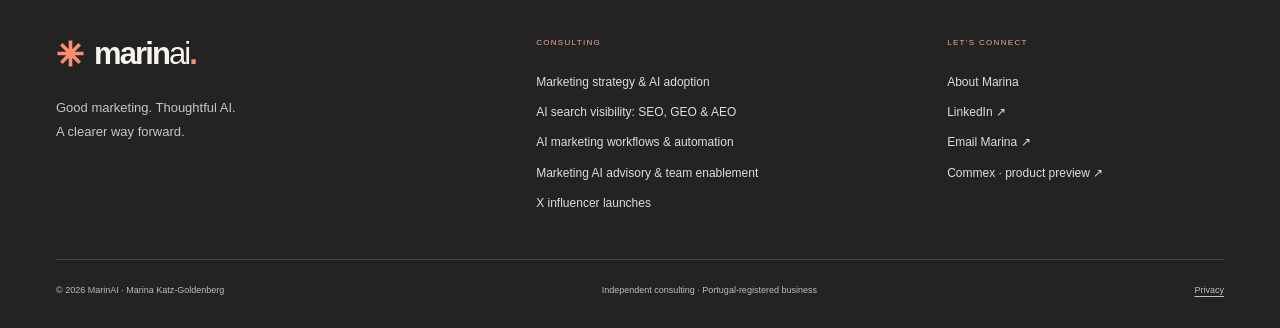
<file: ai-search-visibility/index.html>
<!DOCTYPE html>
<html lang="en"><head>
<meta charset="utf-8"><meta name="viewport" content="width=device-width, initial-scale=1">
<title>SEO, GEO &amp; AEO Consulting | AI Search Visibility | MarinAI</title><meta name="description" content="Improve your search and AI-answer foundations with MarinAI. SEO, GEO and AEO consulting focused on clear content, credible expertise, and measurable visibility.">
<meta name="robots" content="index, follow, max-image-preview:large"><meta name="author" content="Marina Katz-Goldenberg">
<link rel="canonical" href="https://marinai.xyz/ai-search-visibility/"><meta name="theme-color" content="#304ee8">
<meta property="og:type" content="website"><meta property="og:site_name" content="MarinAI"><meta property="og:locale" content="en_GB"><meta property="og:url" content="https://marinai.xyz/ai-search-visibility/"><meta property="og:title" content="SEO, GEO &amp; AEO Consulting | AI Search Visibility | MarinAI"><meta property="og:description" content="Improve your search and AI-answer foundations with MarinAI. SEO, GEO and AEO consulting focused on clear content, credible expertise, and measurable visibility."><meta property="og:image" content="https://marinai.xyz/assets/marinai-social.png"><meta property="og:image:width" content="1200"><meta property="og:image:height" content="630"><meta property="og:image:alt" content="MarinAI — Marketing. Human first. AI forward. Marina Katz-Goldenberg, marketing and AI consultant.">
<meta name="twitter:card" content="summary_large_image"><meta name="twitter:title" content="SEO, GEO &amp; AEO Consulting | AI Search Visibility | MarinAI"><meta name="twitter:description" content="Improve your search and AI-answer foundations with MarinAI. SEO, GEO and AEO consulting focused on clear content, credible expertise, and measurable visibility."><meta name="twitter:image" content="https://marinai.xyz/assets/marinai-social.png"><meta name="twitter:image:alt" content="MarinAI — Marketing consulting with Marina Katz-Goldenberg">
<link rel="icon" type="image/svg+xml" href="/assets/favicon.svg"><link rel="apple-touch-icon" href="/assets/apple-touch-icon.png">
<link rel="stylesheet" href="/assets/site.css?v=4"><script defer src="/assets/site.js?v=1"></script>
<script type="application/ld+json">{"@context":"https://schema.org","@graph":[{"@type":"Organization","@id":"https://marinai.xyz/#organization","name":"MarinAI","url":"https://marinai.xyz/","logo":{"@type":"ImageObject","url":"https://marinai.xyz/assets/marinai-logo.png","width":512,"height":512},"description":"Independent marketing consulting focused on AI adoption, search visibility, marketing workflows, and team enablement.","email":"marketing@marinai.xyz","member":{"@id":"https://marinai.xyz/#marina"},"hasOfferCatalog":{"@type":"OfferCatalog","name":"Marketing consulting services","itemListElement":[{"@type":"Offer","itemOffered":{"@type":"Service","@id":"https://marinai.xyz/ai-marketing-strategy/#service","name":"Marketing strategy & AI adoption","url":"https://marinai.xyz/ai-marketing-strategy/"}},{"@type":"Offer","itemOffered":{"@type":"Service","@id":"https://marinai.xyz/ai-search-visibility/#service","name":"AI search visibility: SEO, GEO & AEO","url":"https://marinai.xyz/ai-search-visibility/"}},{"@type":"Offer","itemOffered":{"@type":"Service","@id":"https://marinai.xyz/marketing-ai-workflows/#service","name":"AI marketing workflows & automation","url":"https://marinai.xyz/marketing-ai-workflows/"}},{"@type":"Offer","itemOffered":{"@type":"Service","@id":"https://marinai.xyz/marketing-ai-advisory/#service","name":"Marketing AI advisory & team enablement","url":"https://marinai.xyz/marketing-ai-advisory/"}}]}},{"@type":"Person","@id":"https://marinai.xyz/#marina","name":"Marina Katz-Goldenberg","url":"https://marinai.xyz/#about","image":{"@type":"ImageObject","url":"https://marinai.xyz/assets/marina-katz-goldenberg.jpg","width":960,"height":960,"caption":"Marina Katz-Goldenberg, marketing and AI consultant behind MarinAI"},"jobTitle":"Marketing & AI Consultant","worksFor":{"@id":"https://marinai.xyz/#organization"},"sameAs":["https://www.linkedin.com/in/marina-katz-goldenberg-22553a47/"],"knowsAbout":["Marketing strategy","AI adoption in marketing","Search engine optimization","Generative engine optimization","Answer engine optimization","Marketing workflows","Team enablement"]},{"@type":"WebSite","@id":"https://marinai.xyz/#website","name":"MarinAI","url":"https://marinai.xyz/","publisher":{"@id":"https://marinai.xyz/#organization"},"inLanguage":"en"},{"@type":"WebPage","@id":"https://marinai.xyz/ai-search-visibility/#webpage","url":"https://marinai.xyz/ai-search-visibility/","name":"AI search visibility: SEO, GEO & AEO","description":"Improve your search and AI-answer foundations with MarinAI. SEO, GEO and AEO consulting focused on clear content, credible expertise, and measurable visibility.","isPartOf":{"@id":"https://marinai.xyz/#website"},"about":{"@id":"https://marinai.xyz/ai-search-visibility/#service"},"inLanguage":"en"},{"@type":"Service","@id":"https://marinai.xyz/ai-search-visibility/#service","name":"AI search visibility: SEO, GEO & AEO","description":"AI search visibility is the work of making your business easy to discover, understand, and reference in search results and AI-generated answers. It builds on useful content and sound technical SEO—not a promise to control what an AI system says.","serviceType":"AI search visibility: SEO, GEO & AEO","url":"https://marinai.xyz/ai-search-visibility/","provider":{"@id":"https://marinai.xyz/#marina"}},{"@type":"BreadcrumbList","@id":"https://marinai.xyz/ai-search-visibility/#breadcrumb","itemListElement":[{"@type":"ListItem","position":1,"name":"Home","item":"https://marinai.xyz/"},{"@type":"ListItem","position":2,"name":"AI search visibility: SEO, GEO & AEO","item":"https://marinai.xyz/ai-search-visibility/"}]},{"@type":"FAQPage","@id":"https://marinai.xyz/ai-search-visibility/#faq","isPartOf":{"@id":"https://marinai.xyz/ai-search-visibility/#webpage"},"mainEntity":[{"@type":"Question","name":"Can you guarantee a ChatGPT recommendation?","acceptedAnswer":{"@type":"Answer","text":"No. External search and AI systems decide what to show. Consulting can improve your content, technical foundations, and measurement, but it cannot guarantee a recommendation or citation."}},{"@type":"Question","name":"Does structured data replace good content?","acceptedAnswer":{"@type":"Answer","text":"No. Structured data helps describe content and entities. It must match what visitors can see, and it is not a substitute for useful information or a guarantee of rich results."}}]}]}</script>
</head><body><a class="skip-link" href="#main">Skip to content</a><header class="site-header"><div class="container header-inner"><a class="logo" href="/" aria-label="MarinAI home"><span class="brand-mark" aria-hidden="true"><svg viewBox="0 0 40 40" fill="none"><path d="M20 2v36M2 20h36M7.3 7.3l25.4 25.4M7.3 32.7 32.7 7.3" stroke="currentColor" stroke-width="5"/></svg></span><span>marin<span class="logo-ai">ai</span><i>.</i></span></a><details class="nav-menu" open><summary aria-label="Toggle navigation"><span>Menu</span><span class="menu-bars" aria-hidden="true">☰</span></summary><nav aria-label="Main navigation"><a href="/#expertise">Expertise</a><a href="/#approach">How I work</a><a href="/#about">About Marina</a><a href="/x-influencer-launch/">X launches</a><a class="nav-product" href="/commex/">Commex <span aria-hidden="true">↗</span></a><a class="button primary nav-cta" href="/#contact">Let’s talk <span aria-hidden="true">↗</span></a></nav></details></div></header><main id="main"><div class="container breadcrumb"><a href="/">Home</a><span aria-hidden="true">/</span><span>AI search visibility: SEO, GEO &amp; AEO</span></div><section class="container service-hero"><p class="eyebrow">SEARCH VISIBILITY · SEO / GEO / AEO</p><h1>Make your expertise<br><em>easier to discover.</em></h1><p class="service-intro">AI search visibility is the work of making your business easy to discover, understand, and reference in search results and AI-generated answers. It builds on useful content and sound technical SEO—not a promise to control what an AI system says.</p><div class="service-byline">Consulting with <a href="/#about">Marina Katz-Goldenberg</a> · MarinAI</div><a class="button primary" href="/#contact">Discuss your business <span aria-hidden="true">↗</span></a></section><div class="container service-body"><article class="service-article"><div class="fit-box"><h2>Who this is for</h2><p>For businesses with real expertise that is difficult to find, poorly explained, or inconsistently represented across their website and public profiles.</p></div><section><h2>SEO, GEO, and AEO: what is the difference?</h2><p>Search engine optimization (SEO) helps search engines discover and understand relevant pages. Generative engine optimization (GEO) focuses on how a business and its expertise are represented in AI-generated responses. Answer engine optimization (AEO) focuses on answering customer questions clearly and directly.</p><p>These labels overlap. A useful starting point is a clear business identity, accessible pages, focused service descriptions, identifiable expertise, and evidence behind important claims. There is no special schema type that guarantees a citation in an AI answer.</p></section><section><h2>What an AI search visibility review covers</h2><p>We start with how customers describe their problem and evaluate providers. Then we review whether your website answers those questions, whether search engines can access it, and whether your public business information is consistent.</p><ul><li>Crawlability, indexability, page structure, canonical URLs, and internal links</li><li>Service pages aligned with distinct customer needs and search intent</li><li>Clear organization and author information, supported by public profiles</li><li>Useful answers, definitions, process descriptions, and evidence</li><li>Appropriate structured data that matches visible page content</li><li>A baseline for organic search and repeatable AI-answer observations</li></ul></section><section><h2>Content that gives people something to trust</h2><p>Specific explanations are more useful than broad claims about being the best. A service page should explain who it is for, what happens during an engagement, what is delivered, and where the limitations are. Case studies should identify their context, measurement period, and supporting evidence—with client permission.</p><p>We can turn existing expertise into clearer service content and practical question-and-answer sections. Publishing more text is not the objective. Making the right information understandable, accurate, and easy to navigate is.</p></section><section><h2>How visibility is measured</h2><p>Search Console can show indexing, impressions, clicks, and queries where available. Analytics, configured with appropriate consent, can help assess relevant visits and enquiries. For AI answers, a repeatable set of prompts can provide observations about mentions and citations, but those observations are not a complete or stable measure of market share.</p><p>AI responses vary across systems, locations, accounts, and time. No consultant can guarantee rankings, citations, or a fixed improvement timeline. We document the baseline, actions taken, and changes we can actually observe.</p></section><section><h2>Built on search fundamentals</h2><p>Google’s published guidance explains that its established SEO practices remain relevant to AI features in Search. Eligibility does not guarantee inclusion. The work should serve your customers first and make your expertise easier for search systems to interpret.</p><a class="source-link" href="https://developers.google.com/search/docs/appearance/ai-features?hl=en" target="_blank" rel="noopener noreferrer">Read Google’s guidance on AI features and your website ↗</a></section><section><h2>Questions about this service</h2><div class="faq-list"><details><summary>Can you guarantee a ChatGPT recommendation?<span aria-hidden="true">+</span></summary><p>No. External search and AI systems decide what to show. Consulting can improve your content, technical foundations, and measurement, but it cannot guarantee a recommendation or citation.</p></details>
<details><summary>Does structured data replace good content?<span aria-hidden="true">+</span></summary><p>No. Structured data helps describe content and entities. It must match what visitors can see, and it is not a substitute for useful information or a guarantee of rich results.</p></details></div></section></article><aside class="service-aside"><div class="deliverables"><p class="eyebrow">WHAT WE CAN WORK TOWARD</p><h2>A useful outcome.<br>Not just a conversation.</h2><ul><li><span aria-hidden="true">✓</span>Search &amp; content baseline</li><li><span aria-hidden="true">✓</span>Technical priority list</li><li><span aria-hidden="true">✓</span>Answer-first content plan</li><li><span aria-hidden="true">✓</span>Visibility measurement approach</li></ul><p>Final deliverables, timeline, responsibilities, and fee are agreed for your specific engagement.</p><a class="button primary" href="/#contact">Let’s find your starting point ↗</a></div><div class="related-services"><h2>Explore related services</h2><a href="/ai-marketing-strategy/">Marketing strategy &amp; AI adoption <span aria-hidden="true">↗</span></a><a href="/marketing-ai-workflows/">AI marketing workflows &amp; automation <span aria-hidden="true">↗</span></a><a href="/marketing-ai-advisory/">Marketing AI advisory &amp; team enablement <span aria-hidden="true">↗</span></a></div></aside></div><section class="container service-end"><p class="eyebrow">ONE CONVERSATION IS A GOOD START</p><h2>What would you like<br>your marketing to do <em>better?</em></h2><a class="button primary" href="mailto:marketing@marinai.xyz?subject=AI%20search%20visibility%3A%20SEO%2C%20GEO%20%26%20AEO%20enquiry">Tell Marina about your business ↗</a></section></main><footer class="site-footer"><div class="container"><div class="footer-top"><div><a class="logo" href="/" aria-label="MarinAI home"><span class="brand-mark" aria-hidden="true"><svg viewBox="0 0 40 40" fill="none"><path d="M20 2v36M2 20h36M7.3 7.3l25.4 25.4M7.3 32.7 32.7 7.3" stroke="currentColor" stroke-width="5"/></svg></span><span>marin<span class="logo-ai">ai</span><i>.</i></span></a><p>Good marketing. Thoughtful AI.<br>A clearer way forward.</p></div><nav aria-label="Consulting services"><strong>CONSULTING</strong><a href="/ai-marketing-strategy/">Marketing strategy &amp; AI adoption</a><a href="/ai-search-visibility/">AI search visibility: SEO, GEO &amp; AEO</a><a href="/marketing-ai-workflows/">AI marketing workflows &amp; automation</a><a href="/marketing-ai-advisory/">Marketing AI advisory &amp; team enablement</a><a href="/x-influencer-launch/">X influencer launches</a></nav><nav aria-label="More from MarinAI"><strong>LET’S CONNECT</strong><a href="/#about">About Marina</a><a href="https://www.linkedin.com/in/marina-katz-goldenberg-22553a47/" target="_blank" rel="noopener noreferrer">LinkedIn ↗</a><a href="mailto:marketing@marinai.xyz">Email Marina ↗</a><a href="/commex/">Commex · product preview ↗</a></nav></div><div class="footer-bottom"><span>© 2026 MarinAI · Marina Katz-Goldenberg</span><span>Independent consulting · Portugal-registered business</span><a href="/privacy/">Privacy</a></div></div></footer></body></html>
</file>
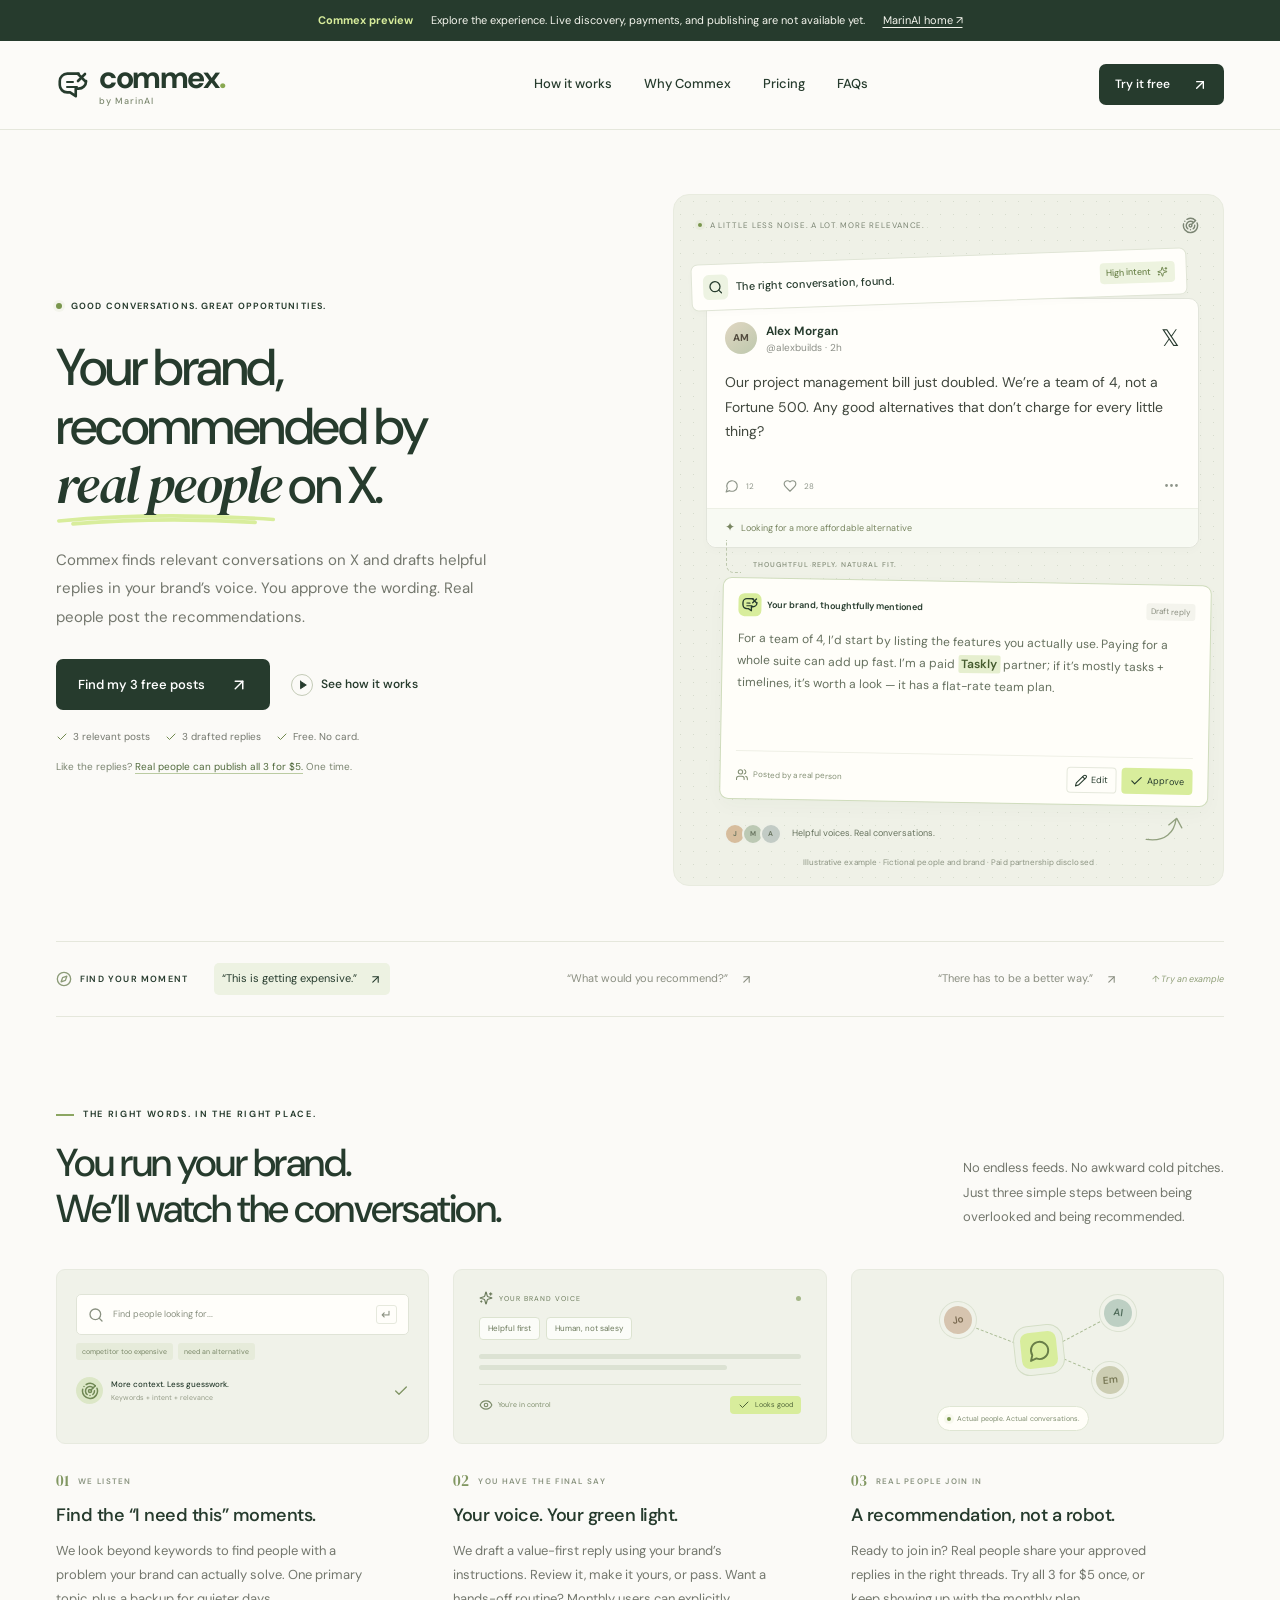
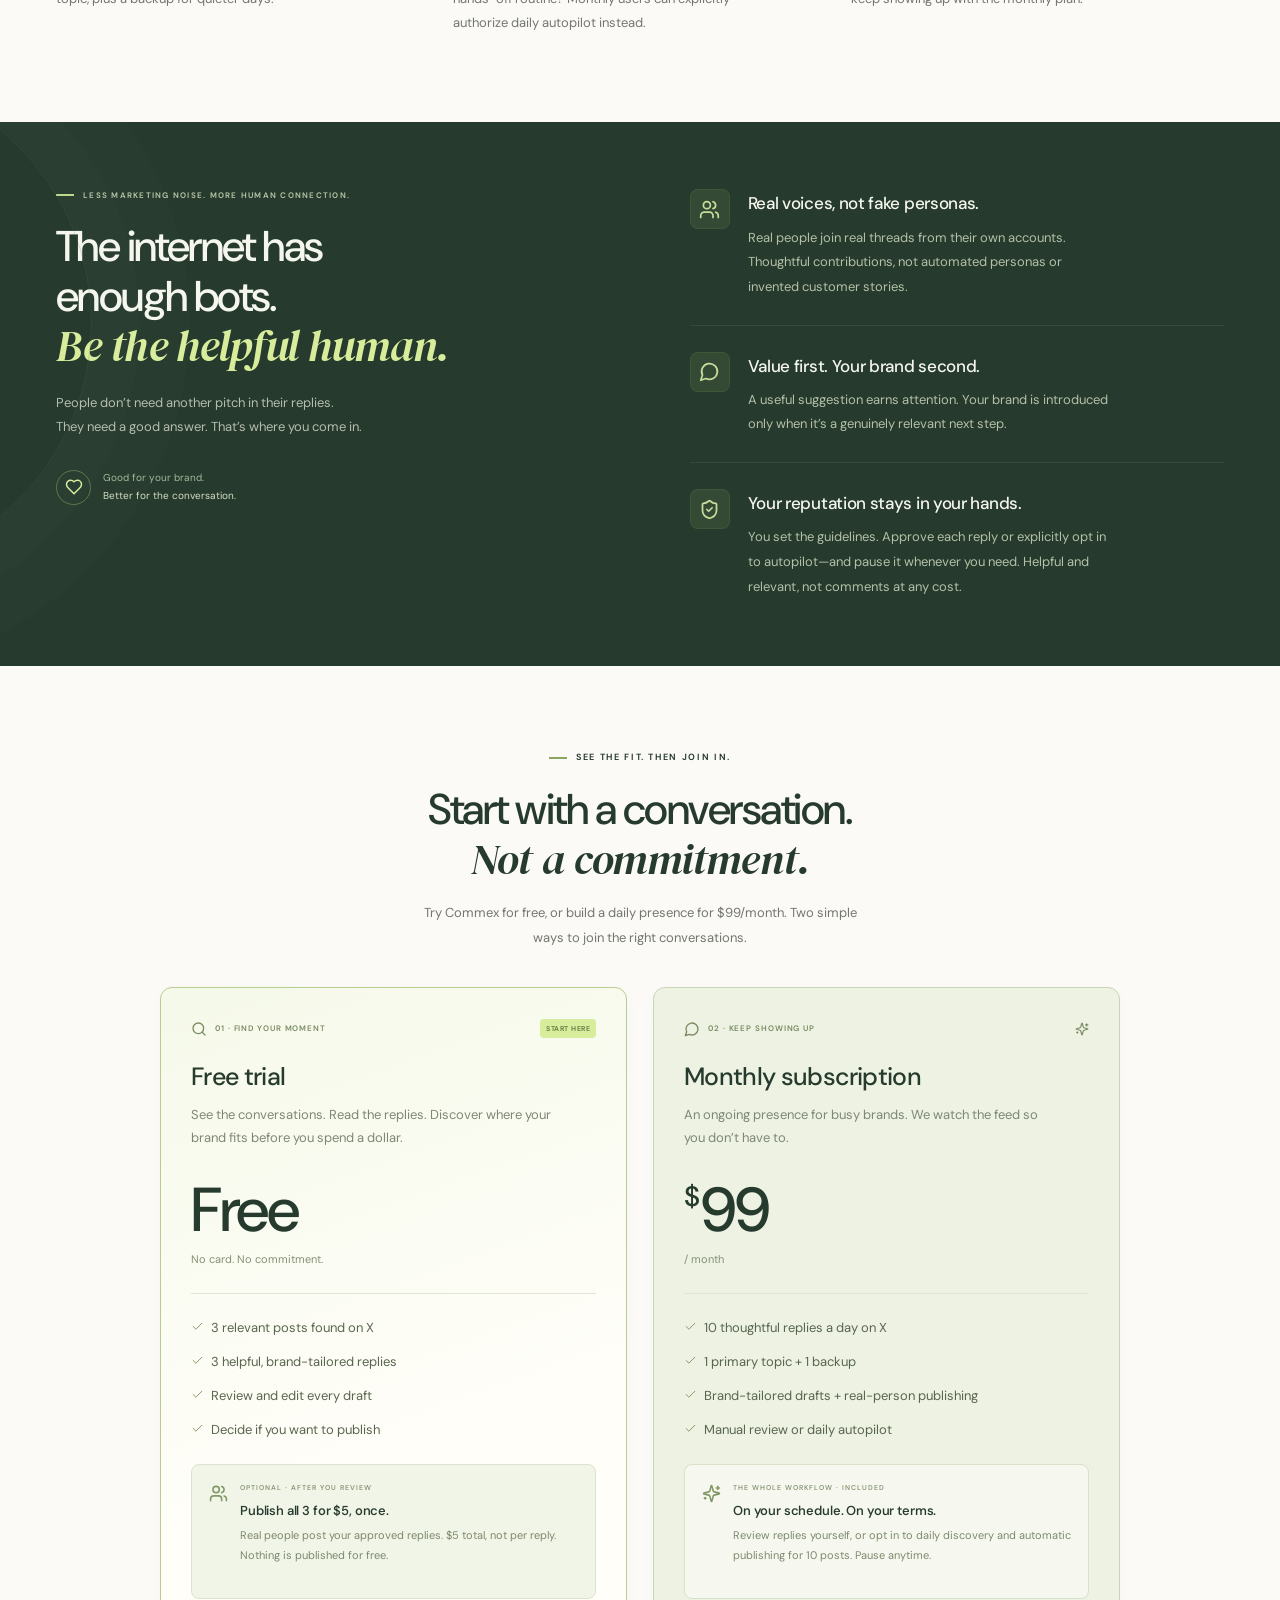
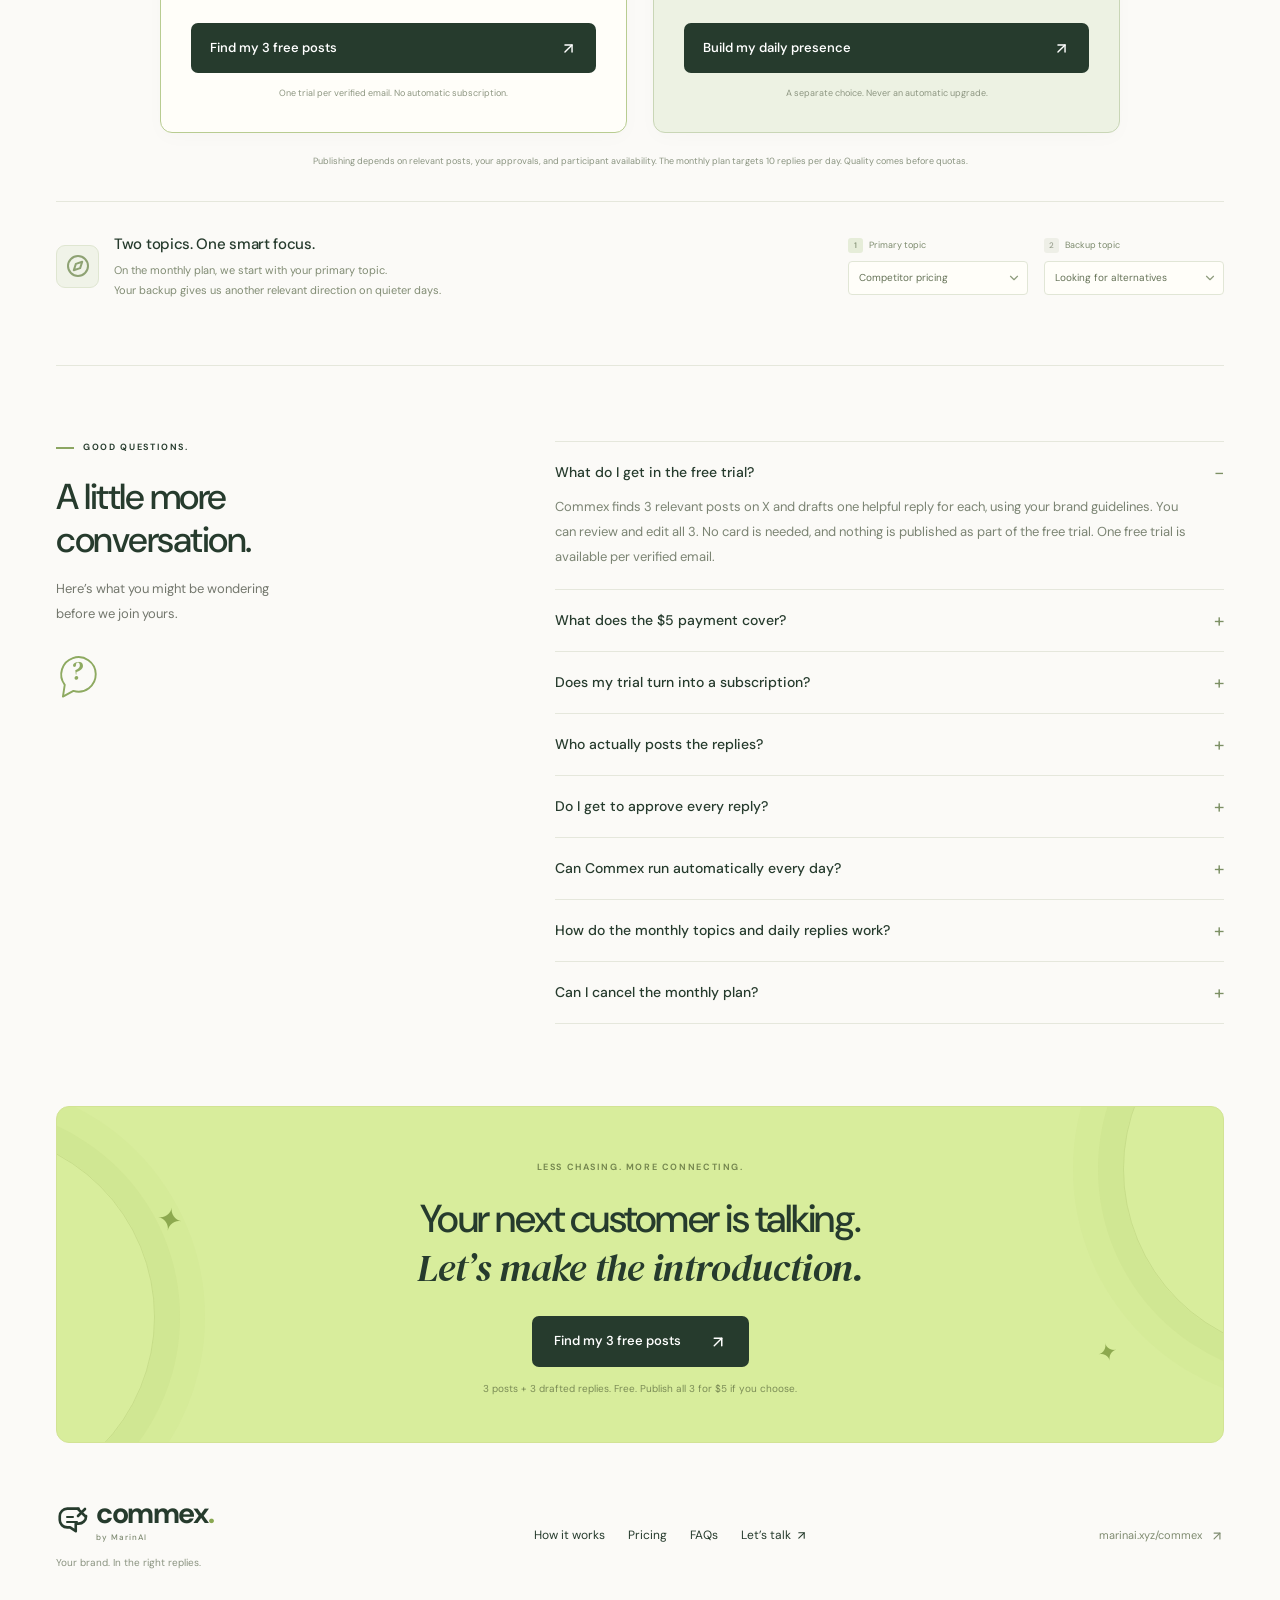
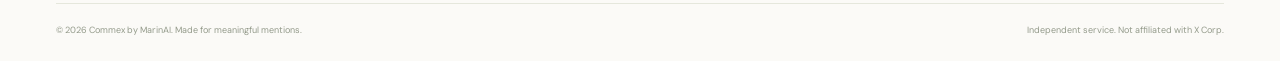
<file: commex/index.html>
<!DOCTYPE html><html lang="en"><head><meta charSet="utf-8"/><meta name="viewport" content="width=device-width, initial-scale=1"/><link rel="stylesheet" href="/commex/_next/static/css/d1161309cf5815f8.css" data-precedence="next"/><link rel="preload" as="script" fetchPriority="low" href="/commex/_next/static/chunks/webpack-2ee6e0388164533d.js"/><script src="/commex/_next/static/chunks/1dd3208c-de6a4d9435f2f66b.js" async=""></script><script src="/commex/_next/static/chunks/528-50d2c14435b7d249.js" async=""></script><script src="/commex/_next/static/chunks/main-app-8211d048bd38d552.js" async=""></script><script src="/commex/_next/static/chunks/app/page-2ccd276e1a001f41.js" async=""></script><script src="/commex/_next/static/chunks/app/layout-d8f573696b1cc9e4.js" async=""></script><title>Commex by MarinAI — Your brand, recommended by real people on X.</title><meta name="description" content="Find 3 relevant posts on X and get 3 brand-tailored replies for free. Have real people publish all 3 for $5 once, or choose 10 daily replies for $99/month."/><meta property="og:title" content="Commex — Your brand, recommended by real people on X."/><meta property="og:description" content="3 relevant posts. 3 helpful replies. Free to try. Real-person publishing for $5 once. A focused marketing product by MarinAI."/><meta property="og:url" content="https://marinai.xyz/commex/"/><meta property="og:type" content="website"/><meta name="twitter:card" content="summary"/><meta name="twitter:title" content="Commex — Your brand, recommended by real people on X."/><meta name="twitter:description" content="3 relevant posts. 3 helpful replies. Free to try. Real-person publishing for $5 once. A focused marketing product by MarinAI."/><link rel="icon" href="/commex/icon.svg?a109041684974a1d" type="image/svg+xml" sizes="any"/><script src="/commex/_next/static/chunks/polyfills-42372ed130431b0a.js" noModule=""></script></head><body><div class="commex-public-preview" role="note"><strong>Commex preview</strong><span>Explore the experience. Live discovery, payments, and publishing are not available yet.</span><a href="https://marinai.xyz/">MarinAI home ↗</a></div><header class="site-header"><div class="container header-inner"><a href="#" class="logo commex-logo" aria-label="Commex by MarinAI home"><span class="brand-mark"><svg viewBox="0 0 32 32" fill="none" aria-hidden="true"><path d="M24 6H12a8 8 0 0 0-8 8v4a8 8 0 0 0 8 8h3l6 4v-8h3a8 8 0 0 0 8-8" transform="translate(-1 -1) scale(.94)" stroke="currentColor" stroke-width="2.8" stroke-linecap="round" stroke-linejoin="round"></path><path d="m21 5 7 7m0-7-7 7" stroke="currentColor" stroke-width="2.6" stroke-linecap="round"></path><path d="M10 13h6m-6 5h10" stroke="currentColor" stroke-width="2" stroke-linecap="round"></path></svg></span><span class="brand-lockup"><span>commex<span class="logo-dot">.</span></span><span class="brand-endorsement">by MarinAI</span></span></a><nav class="desktop-nav" aria-label="Main navigation"><a href="#how-it-works">How it works</a><a href="#why-commex">Why Commex</a><a href="#pricing">Pricing</a><a href="#faq">FAQs</a></nav><button class="button button-dark nav-cta">Try it free <svg xmlns="http://www.w3.org/2000/svg" width="16" height="16" viewBox="0 0 24 24" fill="none" stroke="currentColor" stroke-width="2" stroke-linecap="round" stroke-linejoin="round" class="lucide lucide-arrow-up-right"><path d="M7 7h10v10"></path><path d="M7 17 17 7"></path></svg></button><button class="menu-toggle" aria-label="Open menu" aria-expanded="false"><svg xmlns="http://www.w3.org/2000/svg" width="24" height="24" viewBox="0 0 24 24" fill="none" stroke="currentColor" stroke-width="2" stroke-linecap="round" stroke-linejoin="round" class="lucide lucide-menu"><line x1="4" x2="20" y1="12" y2="12"></line><line x1="4" x2="20" y1="6" y2="6"></line><line x1="4" x2="20" y1="18" y2="18"></line></svg></button></div></header><main><section class="hero container"><div class="hero-copy"><div class="eyebrow hero-eyebrow"><span class="status-dot"></span> GOOD CONVERSATIONS. GREAT OPPORTUNITIES.</div><h1 class="direct-headline"><span class="headline-line">Your brand,</span> <span class="headline-line">recommended by</span> <span class="headline-line"><span class="serif-highlight">real people<svg viewBox="0 0 330 18" preserveAspectRatio="none" aria-hidden="true"><path d="M4 11Q155-2 323 9M25 15Q160 5 296 13" fill="none" stroke="currentColor" stroke-width="5" stroke-linecap="round"></path></svg></span> on X.</span></h1><p class="hero-description direct-subheadline">Commex finds relevant conversations on X and drafts helpful replies in your brand’s voice. You approve the wording. Real people post the recommendations.</p><div class="hero-actions"><button class="button button-dark button-large">Find my 3 free posts <svg xmlns="http://www.w3.org/2000/svg" width="18" height="18" viewBox="0 0 24 24" fill="none" stroke="currentColor" stroke-width="2" stroke-linecap="round" stroke-linejoin="round" class="lucide lucide-arrow-up-right"><path d="M7 7h10v10"></path><path d="M7 17 17 7"></path></svg></button><a class="text-link" href="#how-it-works"><span class="play-circle"><svg xmlns="http://www.w3.org/2000/svg" width="10" height="10" viewBox="0 0 24 24" fill="currentColor" stroke="currentColor" stroke-width="2" stroke-linecap="round" stroke-linejoin="round" class="lucide lucide-play"><polygon points="6 3 20 12 6 21 6 3"></polygon></svg></span> See how it works</a></div><div class="hero-fineprint"><span><svg xmlns="http://www.w3.org/2000/svg" width="14" height="14" viewBox="0 0 24 24" fill="none" stroke="currentColor" stroke-width="2" stroke-linecap="round" stroke-linejoin="round" class="lucide lucide-check"><path d="M20 6 9 17l-5-5"></path></svg> 3 relevant posts</span><span><svg xmlns="http://www.w3.org/2000/svg" width="14" height="14" viewBox="0 0 24 24" fill="none" stroke="currentColor" stroke-width="2" stroke-linecap="round" stroke-linejoin="round" class="lucide lucide-check"><path d="M20 6 9 17l-5-5"></path></svg> 3 drafted replies</span><span><svg xmlns="http://www.w3.org/2000/svg" width="14" height="14" viewBox="0 0 24 24" fill="none" stroke="currentColor" stroke-width="2" stroke-linecap="round" stroke-linejoin="round" class="lucide lucide-check"><path d="M20 6 9 17l-5-5"></path></svg> Free. No card.</span></div><p class="hero-trial-note">Like the replies? <a href="#pricing">Real people can publish all 3 for $5.</a> One time.</p></div><div class="hero-visual" id="in-action"><div class="visual-topline"><span><span class="status-dot"></span> A LITTLE LESS NOISE. A LOT MORE RELEVANCE.</span><svg xmlns="http://www.w3.org/2000/svg" width="17" height="17" viewBox="0 0 24 24" fill="none" stroke="currentColor" stroke-width="2" stroke-linecap="round" stroke-linejoin="round" class="lucide lucide-radar"><path d="M19.07 4.93A10 10 0 0 0 6.99 3.34"></path><path d="M4 6h.01"></path><path d="M2.29 9.62A10 10 0 1 0 21.31 8.35"></path><path d="M16.24 7.76A6 6 0 1 0 8.23 16.67"></path><path d="M12 18h.01"></path><path d="M17.99 11.66A6 6 0 0 1 15.77 16.67"></path><circle cx="12" cy="12" r="2"></circle><path d="m13.41 10.59 5.66-5.66"></path></svg></div><div class="floating-intent"><span class="intent-icon"><svg xmlns="http://www.w3.org/2000/svg" width="15" height="15" viewBox="0 0 24 24" fill="none" stroke="currentColor" stroke-width="2" stroke-linecap="round" stroke-linejoin="round" class="lucide lucide-search"><circle cx="11" cy="11" r="8"></circle><path d="m21 21-4.3-4.3"></path></svg></span><span>The right conversation, found.</span><span class="match-pill">High intent <svg xmlns="http://www.w3.org/2000/svg" width="11" height="11" viewBox="0 0 24 24" fill="none" stroke="currentColor" stroke-width="2" stroke-linecap="round" stroke-linejoin="round" class="lucide lucide-sparkles"><path d="M9.937 15.5A2 2 0 0 0 8.5 14.063l-6.135-1.582a.5.5 0 0 1 0-.962L8.5 9.936A2 2 0 0 0 9.937 8.5l1.582-6.135a.5.5 0 0 1 .963 0L14.063 8.5A2 2 0 0 0 15.5 9.937l6.135 1.581a.5.5 0 0 1 0 .964L15.5 14.063a2 2 0 0 0-1.437 1.437l-1.582 6.135a.5.5 0 0 1-.963 0z"></path><path d="M20 3v4"></path><path d="M22 5h-4"></path><path d="M4 17v2"></path><path d="M5 18H3"></path></svg></span></div><div class="post-card"><div class="post-author"><div class="avatar avatar-0">AM</div><div><strong>Alex Morgan</strong><span>@alexbuilds<!-- --> · 2h</span></div><span class="x-symbol">𝕏</span></div><p class="post-text">Our project management bill just doubled. We’re a team of 4, not a Fortune 500. Any good alternatives that don’t charge for every little thing?</p><div class="post-icons"><span><svg xmlns="http://www.w3.org/2000/svg" width="14" height="14" viewBox="0 0 24 24" fill="none" stroke="currentColor" stroke-width="2" stroke-linecap="round" stroke-linejoin="round" class="lucide lucide-message-circle"><path d="M7.9 20A9 9 0 1 0 4 16.1L2 22Z"></path></svg> 12</span><span><svg xmlns="http://www.w3.org/2000/svg" width="14" height="14" viewBox="0 0 24 24" fill="none" stroke="currentColor" stroke-width="2" stroke-linecap="round" stroke-linejoin="round" class="lucide lucide-heart"><path d="M19 14c1.49-1.46 3-3.21 3-5.5A5.5 5.5 0 0 0 16.5 3c-1.76 0-3 .5-4.5 2-1.5-1.5-2.74-2-4.5-2A5.5 5.5 0 0 0 2 8.5c0 2.3 1.5 4.05 3 5.5l7 7Z"></path></svg> 28</span><svg xmlns="http://www.w3.org/2000/svg" width="17" height="17" viewBox="0 0 24 24" fill="none" stroke="currentColor" stroke-width="2" stroke-linecap="round" stroke-linejoin="round" class="lucide lucide-ellipsis"><circle cx="12" cy="12" r="1"></circle><circle cx="19" cy="12" r="1"></circle><circle cx="5" cy="12" r="1"></circle></svg></div><div class="intent-label"><span class="small-sparkle">✦</span>Looking for a more affordable alternative</div></div><div class="reply-connector"><span></span><span>THOUGHTFUL REPLY. NATURAL FIT.</span></div><div class="reply-card "><div class="reply-header"><div class="reply-brand-icon"><svg viewBox="0 0 32 32" fill="none" aria-hidden="true"><path d="M24 6H12a8 8 0 0 0-8 8v4a8 8 0 0 0 8 8h3l6 4v-8h3a8 8 0 0 0 8-8" transform="translate(-1 -1) scale(.94)" stroke="currentColor" stroke-width="2.8" stroke-linecap="round" stroke-linejoin="round"></path><path d="m21 5 7 7m0-7-7 7" stroke="currentColor" stroke-width="2.6" stroke-linecap="round"></path><path d="M10 13h6m-6 5h10" stroke="currentColor" stroke-width="2" stroke-linecap="round"></path></svg></div><strong>Your brand, thoughtfully mentioned</strong><span class="draft-label">Draft reply</span></div><p class="reply-text"><span>For a team of 4, I’d start by listing the features you actually use. Paying for a whole suite can add up fast. I’m a paid <mark>Taskly</mark></span><span> partner; if it’s mostly tasks + timelines, it’s worth a look — it has a flat-rate team plan.</span></p><div class="reply-bottom"><span class="human-tag"><svg xmlns="http://www.w3.org/2000/svg" width="13" height="13" viewBox="0 0 24 24" fill="none" stroke="currentColor" stroke-width="2" stroke-linecap="round" stroke-linejoin="round" class="lucide lucide-users"><path d="M16 21v-2a4 4 0 0 0-4-4H6a4 4 0 0 0-4 4v2"></path><circle cx="9" cy="7" r="4"></circle><path d="M22 21v-2a4 4 0 0 0-3-3.87"></path><path d="M16 3.13a4 4 0 0 1 0 7.75"></path></svg> Posted by a real person</span><div class="reply-actions"><button class="edit-button" aria-label="Edit example reply"><svg xmlns="http://www.w3.org/2000/svg" width="13" height="13" viewBox="0 0 24 24" fill="none" stroke="currentColor" stroke-width="2" stroke-linecap="round" stroke-linejoin="round" class="lucide lucide-pencil"><path d="M17 3a2.85 2.83 0 1 1 4 4L7.5 20.5 2 22l1.5-5.5Z"></path><path d="m15 5 4 4"></path></svg><span>Edit</span></button><button class="approve-button"><svg xmlns="http://www.w3.org/2000/svg" width="14" height="14" viewBox="0 0 24 24" fill="none" stroke="currentColor" stroke-width="2" stroke-linecap="round" stroke-linejoin="round" class="lucide lucide-check"><path d="M20 6 9 17l-5-5"></path></svg>Approve</button></div></div></div><div class="visual-footer"><span class="tiny-avatars"><span>J</span><span>M</span><span>A</span></span><span>Helpful voices. Real conversations.</span><svg class="hand-arrow" viewBox="0 0 55 38" fill="none" aria-hidden="true"><path d="M3 32C30 36 42 21 44 4m-10 8L45 3l7 13" stroke="currentColor" stroke-width="1.8" stroke-linecap="round" stroke-linejoin="round"></path></svg></div><p class="example-disclaimer">Illustrative example · Fictional people and brand · Paid partnership disclosed</p></div></section><div class="scenario-strip container"><span class="scenario-label"><svg xmlns="http://www.w3.org/2000/svg" width="16" height="16" viewBox="0 0 24 24" fill="none" stroke="currentColor" stroke-width="2" stroke-linecap="round" stroke-linejoin="round" class="lucide lucide-compass"><circle cx="12" cy="12" r="10"></circle><polygon points="16.24 7.76 14.12 14.12 7.76 16.24 9.88 9.88 16.24 7.76"></polygon></svg> FIND YOUR MOMENT</span><div class="scenario-buttons" aria-label="Choose an example conversation"><button class="active" aria-pressed="true">“This is getting expensive.”<svg xmlns="http://www.w3.org/2000/svg" width="13" height="13" viewBox="0 0 24 24" fill="none" stroke="currentColor" stroke-width="2" stroke-linecap="round" stroke-linejoin="round" class="lucide lucide-arrow-up-right"><path d="M7 7h10v10"></path><path d="M7 17 17 7"></path></svg></button><button class="" aria-pressed="false">“What would you recommend?”<svg xmlns="http://www.w3.org/2000/svg" width="13" height="13" viewBox="0 0 24 24" fill="none" stroke="currentColor" stroke-width="2" stroke-linecap="round" stroke-linejoin="round" class="lucide lucide-arrow-up-right"><path d="M7 7h10v10"></path><path d="M7 17 17 7"></path></svg></button><button class="" aria-pressed="false">“There has to be a better way.”<svg xmlns="http://www.w3.org/2000/svg" width="13" height="13" viewBox="0 0 24 24" fill="none" stroke="currentColor" stroke-width="2" stroke-linecap="round" stroke-linejoin="round" class="lucide lucide-arrow-up-right"><path d="M7 7h10v10"></path><path d="M7 17 17 7"></path></svg></button></div><span class="try-hint">↑ Try an example</span></div><section class="how-section container section-space" id="how-it-works"><div class="section-heading"><div><div class="eyebrow"><span class="section-dash"></span> THE RIGHT WORDS. IN THE RIGHT PLACE.</div><h2>You run your brand.<br/>We’ll watch the conversation.</h2></div><p>No endless feeds. No awkward cold pitches.<br/>Just three simple steps between being<br class="desktop-break"/> overlooked and being recommended.</p></div><div class="steps-grid"><article class="step-card"><div class="step-visual search-visual"><div class="mini-search"><svg xmlns="http://www.w3.org/2000/svg" width="16" height="16" viewBox="0 0 24 24" fill="none" stroke="currentColor" stroke-width="2" stroke-linecap="round" stroke-linejoin="round" class="lucide lucide-search"><circle cx="11" cy="11" r="8"></circle><path d="m21 21-4.3-4.3"></path></svg><span>Find people looking for...</span><span class="keyboard-key">↵</span></div><div class="keyword-row"><span>competitor too expensive</span><span>need an alternative</span></div><div class="mini-match"><span class="mini-radar"><svg xmlns="http://www.w3.org/2000/svg" width="18" height="18" viewBox="0 0 24 24" fill="none" stroke="currentColor" stroke-width="2" stroke-linecap="round" stroke-linejoin="round" class="lucide lucide-radar"><path d="M19.07 4.93A10 10 0 0 0 6.99 3.34"></path><path d="M4 6h.01"></path><path d="M2.29 9.62A10 10 0 1 0 21.31 8.35"></path><path d="M16.24 7.76A6 6 0 1 0 8.23 16.67"></path><path d="M12 18h.01"></path><path d="M17.99 11.66A6 6 0 0 1 15.77 16.67"></path><circle cx="12" cy="12" r="2"></circle><path d="m13.41 10.59 5.66-5.66"></path></svg></span><div><strong>More context. Less guesswork.</strong><span>Keywords + intent + relevance</span></div><svg xmlns="http://www.w3.org/2000/svg" width="16" height="16" viewBox="0 0 24 24" fill="none" stroke="currentColor" stroke-width="2" stroke-linecap="round" stroke-linejoin="round" class="lucide lucide-check"><path d="M20 6 9 17l-5-5"></path></svg></div></div><div class="step-number">01 <span>WE LISTEN</span></div><h3>Find the “I need this” moments.</h3><p>We look beyond keywords to find people with a problem your brand can actually solve. One primary topic, plus a backup for quieter days.</p></article><article class="step-card"><div class="step-visual voice-visual"><div class="voice-top"><span><svg xmlns="http://www.w3.org/2000/svg" width="14" height="14" viewBox="0 0 24 24" fill="none" stroke="currentColor" stroke-width="2" stroke-linecap="round" stroke-linejoin="round" class="lucide lucide-sparkles"><path d="M9.937 15.5A2 2 0 0 0 8.5 14.063l-6.135-1.582a.5.5 0 0 1 0-.962L8.5 9.936A2 2 0 0 0 9.937 8.5l1.582-6.135a.5.5 0 0 1 .963 0L14.063 8.5A2 2 0 0 0 15.5 9.937l6.135 1.581a.5.5 0 0 1 0 .964L15.5 14.063a2 2 0 0 0-1.437 1.437l-1.582 6.135a.5.5 0 0 1-.963 0z"></path><path d="M20 3v4"></path><path d="M22 5h-4"></path><path d="M4 17v2"></path><path d="M5 18H3"></path></svg> YOUR BRAND VOICE</span><span class="voice-dot"></span></div><div class="voice-tags"><span>Helpful first</span><span>Human, not salesy</span></div><div class="mini-draft-line"></div><div class="mini-draft-line shorter"></div><div class="approval-row"><span><svg xmlns="http://www.w3.org/2000/svg" width="14" height="14" viewBox="0 0 24 24" fill="none" stroke="currentColor" stroke-width="2" stroke-linecap="round" stroke-linejoin="round" class="lucide lucide-eye"><path d="M2 12s3-7 10-7 10 7 10 7-3 7-10 7-10-7-10-7Z"></path><circle cx="12" cy="12" r="3"></circle></svg> You&#x27;re in control</span><span><svg xmlns="http://www.w3.org/2000/svg" width="12" height="12" viewBox="0 0 24 24" fill="none" stroke="currentColor" stroke-width="2" stroke-linecap="round" stroke-linejoin="round" class="lucide lucide-check"><path d="M20 6 9 17l-5-5"></path></svg> Looks good</span></div></div><div class="step-number">02 <span>YOU HAVE THE FINAL SAY</span></div><h3>Your voice. Your green light.</h3><p>We draft a value-first reply using your brand’s instructions. Review it, make it yours, or pass. Want a hands-off routine? Monthly users can explicitly authorize daily autopilot instead.</p></article><article class="step-card"><div class="step-visual people-visual"><div class="people-orbit"><span class="orbit-avatar person-one">Jo</span><span class="orbit-avatar person-two">Al</span><span class="orbit-avatar person-three">Em</span><span class="orbit-line line-one"></span><span class="orbit-line line-two"></span><span class="orbit-line line-three"></span><span class="orbit-center"><svg xmlns="http://www.w3.org/2000/svg" width="23" height="23" viewBox="0 0 24 24" fill="none" stroke="currentColor" stroke-width="2" stroke-linecap="round" stroke-linejoin="round" class="lucide lucide-message-circle"><path d="M7.9 20A9 9 0 1 0 4 16.1L2 22Z"></path></svg></span><span class="real-people-tag"><span class="status-dot"></span> Actual people. Actual conversations.</span></div></div><div class="step-number">03 <span>REAL PEOPLE JOIN IN</span></div><h3>A recommendation, not a robot.</h3><p>Ready to join in? Real people share your approved replies in the right threads. Try all 3 for $5 once, or keep showing up with the monthly plan.</p></article></div></section><section class="why-section" id="why-commex"><div class="container why-inner"><div class="why-copy"><div class="eyebrow"><span class="section-dash"></span> LESS MARKETING NOISE. MORE HUMAN CONNECTION.</div><h2>The internet has<br/>enough bots.<br/><em>Be the helpful human.</em></h2><p>People don’t need another pitch in their replies.<br/>They need a good answer. That’s where you come in.</p><div class="human-note"><span class="human-note-icon"><svg xmlns="http://www.w3.org/2000/svg" width="18" height="18" viewBox="0 0 24 24" fill="none" stroke="currentColor" stroke-width="2" stroke-linecap="round" stroke-linejoin="round" class="lucide lucide-heart"><path d="M19 14c1.49-1.46 3-3.21 3-5.5A5.5 5.5 0 0 0 16.5 3c-1.76 0-3 .5-4.5 2-1.5-1.5-2.74-2-4.5-2A5.5 5.5 0 0 0 2 8.5c0 2.3 1.5 4.05 3 5.5l7 7Z"></path></svg></span><span>Good for your brand.<br/><strong>Better for the conversation.</strong></span></div></div><div class="why-features"><div><span class="feature-icon"><svg xmlns="http://www.w3.org/2000/svg" width="21" height="21" viewBox="0 0 24 24" fill="none" stroke="currentColor" stroke-width="2" stroke-linecap="round" stroke-linejoin="round" class="lucide lucide-users"><path d="M16 21v-2a4 4 0 0 0-4-4H6a4 4 0 0 0-4 4v2"></path><circle cx="9" cy="7" r="4"></circle><path d="M22 21v-2a4 4 0 0 0-3-3.87"></path><path d="M16 3.13a4 4 0 0 1 0 7.75"></path></svg></span><div><h3>Real voices, not fake personas.</h3><p>Real people join real threads from their own accounts. Thoughtful contributions, not automated personas or invented customer stories.</p></div></div><div><span class="feature-icon"><svg xmlns="http://www.w3.org/2000/svg" width="21" height="21" viewBox="0 0 24 24" fill="none" stroke="currentColor" stroke-width="2" stroke-linecap="round" stroke-linejoin="round" class="lucide lucide-message-circle"><path d="M7.9 20A9 9 0 1 0 4 16.1L2 22Z"></path></svg></span><div><h3>Value first. Your brand second.</h3><p>A useful suggestion earns attention. Your brand is introduced only when it’s a genuinely relevant next step.</p></div></div><div><span class="feature-icon"><svg xmlns="http://www.w3.org/2000/svg" width="21" height="21" viewBox="0 0 24 24" fill="none" stroke="currentColor" stroke-width="2" stroke-linecap="round" stroke-linejoin="round" class="lucide lucide-shield-check"><path d="M20 13c0 5-3.5 7.5-7.66 8.95a1 1 0 0 1-.67-.01C7.5 20.5 4 18 4 13V6a1 1 0 0 1 1-1c2 0 4.5-1.2 6.24-2.72a1.17 1.17 0 0 1 1.52 0C14.51 3.81 17 5 19 5a1 1 0 0 1 1 1z"></path><path d="m9 12 2 2 4-4"></path></svg></span><div><h3>Your reputation stays in your hands.</h3><p>You set the guidelines. Approve each reply or explicitly opt in to autopilot—and pause it whenever you need. Helpful and relevant, not comments at any cost.</p></div></div></div></div></section><section class="commex-pricing container section-space" id="pricing"><div class="pricing-heading"><div class="eyebrow"><span class="section-dash"></span> SEE THE FIT. THEN JOIN IN.</div><h2>Start with a conversation.<br/><em>Not a commitment.</em></h2><p>Try Commex for free, or build a daily presence for $99/month. Two simple ways to join the right conversations.</p></div><div class="offer-grid paired-offers"><article class="offer-card free-offer"><div class="offer-kicker"><svg xmlns="http://www.w3.org/2000/svg" width="16" height="16" viewBox="0 0 24 24" fill="none" stroke="currentColor" stroke-width="2" stroke-linecap="round" stroke-linejoin="round" class="lucide lucide-search"><circle cx="11" cy="11" r="8"></circle><path d="m21 21-4.3-4.3"></path></svg><span>01 · FIND YOUR MOMENT</span><span class="offer-badge">START HERE</span></div><h3>Free trial</h3><p class="offer-description">See the conversations. Read the replies. Discover where your brand fits before you spend a dollar.</p><div class="offer-price">Free<span>No card. No commitment.</span></div><ul class="plan-features"><li><svg xmlns="http://www.w3.org/2000/svg" width="24" height="24" viewBox="0 0 24 24" fill="none" stroke="currentColor" stroke-width="2" stroke-linecap="round" stroke-linejoin="round" class="lucide lucide-check"><path d="M20 6 9 17l-5-5"></path></svg> 3 relevant posts found on X</li><li><svg xmlns="http://www.w3.org/2000/svg" width="24" height="24" viewBox="0 0 24 24" fill="none" stroke="currentColor" stroke-width="2" stroke-linecap="round" stroke-linejoin="round" class="lucide lucide-check"><path d="M20 6 9 17l-5-5"></path></svg> 3 helpful, brand-tailored replies</li><li><svg xmlns="http://www.w3.org/2000/svg" width="24" height="24" viewBox="0 0 24 24" fill="none" stroke="currentColor" stroke-width="2" stroke-linecap="round" stroke-linejoin="round" class="lucide lucide-check"><path d="M20 6 9 17l-5-5"></path></svg> Review and edit every draft</li><li><svg xmlns="http://www.w3.org/2000/svg" width="24" height="24" viewBox="0 0 24 24" fill="none" stroke="currentColor" stroke-width="2" stroke-linecap="round" stroke-linejoin="round" class="lucide lucide-check"><path d="M20 6 9 17l-5-5"></path></svg> Decide if you want to publish</li></ul><div class="plan-extra trial-publishing-note"><svg xmlns="http://www.w3.org/2000/svg" width="19" height="19" viewBox="0 0 24 24" fill="none" stroke="currentColor" stroke-width="2" stroke-linecap="round" stroke-linejoin="round" class="lucide lucide-users"><path d="M16 21v-2a4 4 0 0 0-4-4H6a4 4 0 0 0-4 4v2"></path><circle cx="9" cy="7" r="4"></circle><path d="M22 21v-2a4 4 0 0 0-3-3.87"></path><path d="M16 3.13a4 4 0 0 1 0 7.75"></path></svg><div><span class="plan-extra-label">OPTIONAL · AFTER YOU REVIEW</span><strong>Publish all 3 for $5, once.</strong><p>Real people post your approved replies. $5 total, not per reply. Nothing is published for free.</p></div></div><button class="button button-dark button-large">Find my 3 free posts <svg xmlns="http://www.w3.org/2000/svg" width="17" height="17" viewBox="0 0 24 24" fill="none" stroke="currentColor" stroke-width="2" stroke-linecap="round" stroke-linejoin="round" class="lucide lucide-arrow-up-right"><path d="M7 7h10v10"></path><path d="M7 17 17 7"></path></svg></button><p class="offer-fineprint">One trial per verified email. No automatic subscription.</p></article><article class="offer-card monthly-offer"><div class="offer-kicker"><svg xmlns="http://www.w3.org/2000/svg" width="16" height="16" viewBox="0 0 24 24" fill="none" stroke="currentColor" stroke-width="2" stroke-linecap="round" stroke-linejoin="round" class="lucide lucide-message-circle"><path d="M7.9 20A9 9 0 1 0 4 16.1L2 22Z"></path></svg><span>02 · KEEP SHOWING UP</span><svg xmlns="http://www.w3.org/2000/svg" width="14" height="14" viewBox="0 0 24 24" fill="none" stroke="currentColor" stroke-width="2" stroke-linecap="round" stroke-linejoin="round" class="lucide lucide-sparkles"><path d="M9.937 15.5A2 2 0 0 0 8.5 14.063l-6.135-1.582a.5.5 0 0 1 0-.962L8.5 9.936A2 2 0 0 0 9.937 8.5l1.582-6.135a.5.5 0 0 1 .963 0L14.063 8.5A2 2 0 0 0 15.5 9.937l6.135 1.581a.5.5 0 0 1 0 .964L15.5 14.063a2 2 0 0 0-1.437 1.437l-1.582 6.135a.5.5 0 0 1-.963 0z"></path><path d="M20 3v4"></path><path d="M22 5h-4"></path><path d="M4 17v2"></path><path d="M5 18H3"></path></svg></div><h3>Monthly subscription</h3><p class="offer-description">An ongoing presence for busy brands. We watch the feed so you don’t have to.</p><div class="offer-price"><span class="offer-currency">$</span>99<span>/ month</span></div><ul class="plan-features"><li><svg xmlns="http://www.w3.org/2000/svg" width="24" height="24" viewBox="0 0 24 24" fill="none" stroke="currentColor" stroke-width="2" stroke-linecap="round" stroke-linejoin="round" class="lucide lucide-check"><path d="M20 6 9 17l-5-5"></path></svg> 10 thoughtful replies a day on X</li><li><svg xmlns="http://www.w3.org/2000/svg" width="24" height="24" viewBox="0 0 24 24" fill="none" stroke="currentColor" stroke-width="2" stroke-linecap="round" stroke-linejoin="round" class="lucide lucide-check"><path d="M20 6 9 17l-5-5"></path></svg> 1 primary topic + 1 backup</li><li><svg xmlns="http://www.w3.org/2000/svg" width="24" height="24" viewBox="0 0 24 24" fill="none" stroke="currentColor" stroke-width="2" stroke-linecap="round" stroke-linejoin="round" class="lucide lucide-check"><path d="M20 6 9 17l-5-5"></path></svg> Brand-tailored drafts + real-person publishing</li><li><svg xmlns="http://www.w3.org/2000/svg" width="24" height="24" viewBox="0 0 24 24" fill="none" stroke="currentColor" stroke-width="2" stroke-linecap="round" stroke-linejoin="round" class="lucide lucide-check"><path d="M20 6 9 17l-5-5"></path></svg> Manual review or daily autopilot</li></ul><div class="plan-extra monthly-included-note"><svg xmlns="http://www.w3.org/2000/svg" width="19" height="19" viewBox="0 0 24 24" fill="none" stroke="currentColor" stroke-width="2" stroke-linecap="round" stroke-linejoin="round" class="lucide lucide-sparkles"><path d="M9.937 15.5A2 2 0 0 0 8.5 14.063l-6.135-1.582a.5.5 0 0 1 0-.962L8.5 9.936A2 2 0 0 0 9.937 8.5l1.582-6.135a.5.5 0 0 1 .963 0L14.063 8.5A2 2 0 0 0 15.5 9.937l6.135 1.581a.5.5 0 0 1 0 .964L15.5 14.063a2 2 0 0 0-1.437 1.437l-1.582 6.135a.5.5 0 0 1-.963 0z"></path><path d="M20 3v4"></path><path d="M22 5h-4"></path><path d="M4 17v2"></path><path d="M5 18H3"></path></svg><div><span class="plan-extra-label">THE WHOLE WORKFLOW · INCLUDED</span><strong>On your schedule. On your terms.</strong><p>Review replies yourself, or opt in to daily discovery and automatic publishing for 10 posts. Pause anytime.</p></div></div><button class="button button-dark button-large">Build my daily presence <svg xmlns="http://www.w3.org/2000/svg" width="17" height="17" viewBox="0 0 24 24" fill="none" stroke="currentColor" stroke-width="2" stroke-linecap="round" stroke-linejoin="round" class="lucide lucide-arrow-up-right"><path d="M7 7h10v10"></path><path d="M7 17 17 7"></path></svg></button><p class="offer-fineprint">A separate choice. Never an automatic upgrade.</p></article></div><p class="offers-availability">Publishing depends on relevant posts, your approvals, and participant availability. The monthly plan targets 10 replies per day. Quality comes before quotas.</p><div class="topic-focus"><div class="topic-focus-copy"><span class="topic-focus-icon"><svg xmlns="http://www.w3.org/2000/svg" width="24" height="24" viewBox="0 0 24 24" fill="none" stroke="currentColor" stroke-width="2" stroke-linecap="round" stroke-linejoin="round" class="lucide lucide-compass"><circle cx="12" cy="12" r="10"></circle><polygon points="16.24 7.76 14.12 14.12 7.76 16.24 9.88 9.88 16.24 7.76"></polygon></svg></span><div><h3>Two topics. One smart focus.</h3><p>On the monthly plan, we start with your primary topic.<br/>Your backup gives us another relevant direction on quieter days.</p></div></div><div class="topic-controls"><label><span><b>1</b> Primary topic</span><div class="select-wrapper"><select aria-label="Primary conversation topic"><option selected="">Competitor pricing</option><option>Product recommendations</option><option>Frustrating workflows</option><option>Looking for alternatives</option></select><svg xmlns="http://www.w3.org/2000/svg" width="14" height="14" viewBox="0 0 24 24" fill="none" stroke="currentColor" stroke-width="2" stroke-linecap="round" stroke-linejoin="round" class="lucide lucide-chevron-down"><path d="m6 9 6 6 6-6"></path></svg></div></label><label><span><b>2</b> Backup topic</span><div class="select-wrapper"><select aria-label="Backup conversation topic"><option>Competitor pricing</option><option>Product recommendations</option><option>Frustrating workflows</option><option selected="">Looking for alternatives</option></select><svg xmlns="http://www.w3.org/2000/svg" width="14" height="14" viewBox="0 0 24 24" fill="none" stroke="currentColor" stroke-width="2" stroke-linecap="round" stroke-linejoin="round" class="lucide lucide-chevron-down"><path d="m6 9 6 6 6-6"></path></svg></div></label></div></div></section><section class="faq-section container" id="faq"><div class="faq-heading"><div class="eyebrow"><span class="section-dash"></span> GOOD QUESTIONS.</div><h2>A little more<br/>conversation.</h2><p>Here’s what you might be wondering<br/>before we join yours.</p><span class="faq-doodle" aria-hidden="true"><svg xmlns="http://www.w3.org/2000/svg" width="46" height="46" viewBox="0 0 24 24" fill="none" stroke="currentColor" stroke-width="1" stroke-linecap="round" stroke-linejoin="round" class="lucide lucide-message-circle"><path d="M7.9 20A9 9 0 1 0 4 16.1L2 22Z"></path></svg><span>?</span></span></div><div class="faq-list"><div class="faq-item open"><h3><button aria-expanded="true" aria-controls="faq-answer-0">What do I get in the free trial?<span>−</span></button></h3><div id="faq-answer-0"><p>Commex finds 3 relevant posts on X and drafts one helpful reply for each, using your brand guidelines. You can review and edit all 3. No card is needed, and nothing is published as part of the free trial. One free trial is available per verified email.</p></div></div><div class="faq-item "><h3><button aria-expanded="false" aria-controls="faq-answer-1">What does the $5 payment cover?<span>+</span></button></h3><div id="faq-answer-1" hidden=""><p>It’s $5 total—not per reply—to have real people publish the 3 replies from your trial after you approve them. This optional publishing add-on is available once per verified email, after your free trial. It’s not a separate plan or subscription. You review the posts and drafts before deciding to pay. Publishing depends on suitable posts remaining available and participant availability.</p></div></div><div class="faq-item "><h3><button aria-expanded="false" aria-controls="faq-answer-2">Does my trial turn into a subscription?<span>+</span></button></h3><div id="faq-answer-2" hidden=""><p>No. The free trial stays free, and the optional $5 publishing purchase does not renew. The $99/month plan is a separate choice you make when you want an ongoing presence.</p></div></div><div class="faq-item "><h3><button aria-expanded="false" aria-controls="faq-answer-3">Who actually posts the replies?<span>+</span></button></h3><div id="faq-answer-3" hidden=""><p>Real people review your approved replies and join the relevant threads from their own accounts. The focus is a helpful contribution and a relevant recommendation, not a scripted sales pitch. Paid brand relationships are disclosed, and participants never invent first-hand product experience.</p></div></div><div class="faq-item "><h3><button aria-expanded="false" aria-controls="faq-answer-4">Do I get to approve every reply?<span>+</span></button></h3><div id="faq-answer-4" hidden=""><p>Yes, manual review is the default. You can approve, edit, or reject each draft. On the monthly plan, you may instead enable Daily autopilot and explicitly authorize publishing without approving each reply. The trial always requires your review. You can pause autopilot anytime; changing search or reply instructions pauses it for re-approval.</p></div></div><div class="faq-item "><h3><button aria-expanded="false" aria-controls="faq-answer-5">Can Commex run automatically every day?<span>+</span></button></h3><div id="faq-answer-5" hidden=""><p>The monthly plan includes optional Daily autopilot: a daily search for 10 relevant posts, brand-tailored drafting, and publishing by real people. Set a start time, timezone, post age, and follower minimum. Choose auto-publishing or daily drafts for review. The 10-reply allowance is shared with manual publishing, not an extra 10. Shortfalls are skipped rather than filled with irrelevant posts. The current UI preview does not run scheduled jobs or publish to X.</p></div></div><div class="faq-item "><h3><button aria-expanded="false" aria-controls="faq-answer-6">How do the monthly topics and daily replies work?<span>+</span></button></h3><div id="faq-answer-6" hidden=""><p>The $99/month plan includes one primary topic and one backup. We use keywords and conversation context to prioritize your primary topic, then check your backup on quieter days. The target is 10 replies per day, subject to relevant posts, your approvals, and participant availability. We won’t force irrelevant comments to fill a quota. Shortfall and rollover terms will be confirmed before checkout opens.</p></div></div><div class="faq-item "><h3><button aria-expanded="false" aria-controls="faq-answer-7">Can I cancel the monthly plan?<span>+</span></button></h3><div id="faq-answer-7" hidden=""><p>The proposed monthly plan has no annual commitment and is intended to be cancel-anytime before your next renewal. This is a design preview: payment, cancellation, and service terms will be finalized before paid plans open.</p></div></div></div></section><section class="bottom-cta container"><div class="cta-orbit orbit-left"></div><div class="cta-orbit orbit-right"></div><span class="cta-star star-one">✦</span><span class="cta-star star-two">✦</span><div class="eyebrow">LESS CHASING. MORE CONNECTING.</div><h2>Your next customer is talking.<br/><em>Let’s make the introduction.</em></h2><button class="button button-dark button-large">Find my 3 free posts <svg xmlns="http://www.w3.org/2000/svg" width="18" height="18" viewBox="0 0 24 24" fill="none" stroke="currentColor" stroke-width="2" stroke-linecap="round" stroke-linejoin="round" class="lucide lucide-arrow-up-right"><path d="M7 7h10v10"></path><path d="M7 17 17 7"></path></svg></button><p>3 posts + 3 drafted replies. Free. Publish all 3 for $5 if you choose.</p></section></main><footer class="container site-footer"><div class="footer-top"><div><a href="#" class="logo commex-logo" aria-label="Commex by MarinAI home"><span class="brand-mark"><svg viewBox="0 0 32 32" fill="none" aria-hidden="true"><path d="M24 6H12a8 8 0 0 0-8 8v4a8 8 0 0 0 8 8h3l6 4v-8h3a8 8 0 0 0 8-8" transform="translate(-1 -1) scale(.94)" stroke="currentColor" stroke-width="2.8" stroke-linecap="round" stroke-linejoin="round"></path><path d="m21 5 7 7m0-7-7 7" stroke="currentColor" stroke-width="2.6" stroke-linecap="round"></path><path d="M10 13h6m-6 5h10" stroke="currentColor" stroke-width="2" stroke-linecap="round"></path></svg></span><span class="brand-lockup"><span>commex<span class="logo-dot">.</span></span><span class="brand-endorsement">by MarinAI</span></span></a><p>Your brand. In the right replies.</p></div><div class="footer-links"><a href="#how-it-works">How it works</a><a href="#pricing">Pricing</a><a href="#faq">FAQs</a><button class="footer-link-button">Let’s talk <svg xmlns="http://www.w3.org/2000/svg" width="13" height="13" viewBox="0 0 24 24" fill="none" stroke="currentColor" stroke-width="2" stroke-linecap="round" stroke-linejoin="round" class="lucide lucide-arrow-up-right"><path d="M7 7h10v10"></path><path d="M7 17 17 7"></path></svg></button></div><a class="domain-link" href="#">marinai.xyz/commex <svg xmlns="http://www.w3.org/2000/svg" width="14" height="14" viewBox="0 0 24 24" fill="none" stroke="currentColor" stroke-width="2" stroke-linecap="round" stroke-linejoin="round" class="lucide lucide-arrow-up-right"><path d="M7 7h10v10"></path><path d="M7 17 17 7"></path></svg></a></div><div class="footer-bottom"><span>© <!-- -->2026<!-- --> Commex by MarinAI. Made for meaningful mentions.</span><span>Independent service. Not affiliated with X Corp.</span></div></footer><script src="/commex/_next/static/chunks/webpack-2ee6e0388164533d.js" async=""></script><script>(self.__next_f=self.__next_f||[]).push([0]);self.__next_f.push([2,null])</script><script>self.__next_f.push([1,"1:HL[\"/commex/_next/static/css/d1161309cf5815f8.css\",\"style\"]\n"])</script><script>self.__next_f.push([1,"2:I[1815,[],\"\"]\n4:I[5428,[],\"ClientPageRoot\"]\n5:I[6442,[\"931\",\"static/chunks/app/page-2ccd276e1a001f41.js\"],\"default\",1]\n6:I[8739,[\"185\",\"static/chunks/app/layout-d8f573696b1cc9e4.js\"],\"PreviewProvider\"]\n7:I[5092,[],\"\"]\n8:I[2023,[],\"\"]\na:I[1584,[],\"\"]\nb:[]\n"])</script><script>self.__next_f.push([1,"0:[\"$\",\"$L2\",null,{\"buildId\":\"0Us91mgPuaYEKT0IFBpFX\",\"assetPrefix\":\"/commex\",\"urlParts\":[\"\",\"\"],\"initialTree\":[\"\",{\"children\":[\"__PAGE__\",{}]},\"$undefined\",\"$undefined\",true],\"initialSeedData\":[\"\",{\"children\":[\"__PAGE__\",{},[[\"$L3\",[\"$\",\"$L4\",null,{\"props\":{\"params\":{},\"searchParams\":{}},\"Component\":\"$5\"}],null],null],null]},[[[[\"$\",\"link\",\"0\",{\"rel\":\"stylesheet\",\"href\":\"/commex/_next/static/css/d1161309cf5815f8.css\",\"precedence\":\"next\",\"crossOrigin\":\"$undefined\"}]],[\"$\",\"html\",null,{\"lang\":\"en\",\"children\":[\"$\",\"body\",null,{\"children\":[[\"$\",\"div\",null,{\"className\":\"commex-public-preview\",\"role\":\"note\",\"children\":[[\"$\",\"strong\",null,{\"children\":\"Commex preview\"}],[\"$\",\"span\",null,{\"children\":\"Explore the experience. Live discovery, payments, and publishing are not available yet.\"}],[\"$\",\"a\",null,{\"href\":\"https://marinai.xyz/\",\"children\":\"MarinAI home ↗\"}]]}],[\"$\",\"$L6\",null,{\"children\":[\"$\",\"$L7\",null,{\"parallelRouterKey\":\"children\",\"segmentPath\":[\"children\"],\"error\":\"$undefined\",\"errorStyles\":\"$undefined\",\"errorScripts\":\"$undefined\",\"template\":[\"$\",\"$L8\",null,{}],\"templateStyles\":\"$undefined\",\"templateScripts\":\"$undefined\",\"notFound\":[[\"$\",\"title\",null,{\"children\":\"404: This page could not be found.\"}],[\"$\",\"div\",null,{\"style\":{\"fontFamily\":\"system-ui,\\\"Segoe UI\\\",Roboto,Helvetica,Arial,sans-serif,\\\"Apple Color Emoji\\\",\\\"Segoe UI Emoji\\\"\",\"height\":\"100vh\",\"textAlign\":\"center\",\"display\":\"flex\",\"flexDirection\":\"column\",\"alignItems\":\"center\",\"justifyContent\":\"center\"},\"children\":[\"$\",\"div\",null,{\"children\":[[\"$\",\"style\",null,{\"dangerouslySetInnerHTML\":{\"__html\":\"body{color:#000;background:#fff;margin:0}.next-error-h1{border-right:1px solid rgba(0,0,0,.3)}@media (prefers-color-scheme:dark){body{color:#fff;background:#000}.next-error-h1{border-right:1px solid rgba(255,255,255,.3)}}\"}}],[\"$\",\"h1\",null,{\"className\":\"next-error-h1\",\"style\":{\"display\":\"inline-block\",\"margin\":\"0 20px 0 0\",\"padding\":\"0 23px 0 0\",\"fontSize\":24,\"fontWeight\":500,\"verticalAlign\":\"top\",\"lineHeight\":\"49px\"},\"children\":\"404\"}],[\"$\",\"div\",null,{\"style\":{\"display\":\"inline-block\"},\"children\":[\"$\",\"h2\",null,{\"style\":{\"fontSize\":14,\"fontWeight\":400,\"lineHeight\":\"49px\",\"margin\":0},\"children\":\"This page could not be found.\"}]}]]}]}]],\"notFoundStyles\":[]}]}]]}]}]],null],null],\"couldBeIntercepted\":false,\"initialHead\":[null,\"$L9\"],\"globalErrorComponent\":\"$a\",\"missingSlots\":\"$Wb\"}]\n"])</script><script>self.__next_f.push([1,"9:[[\"$\",\"meta\",\"0\",{\"name\":\"viewport\",\"content\":\"width=device-width, initial-scale=1\"}],[\"$\",\"meta\",\"1\",{\"charSet\":\"utf-8\"}],[\"$\",\"title\",\"2\",{\"children\":\"Commex by MarinAI — Your brand, recommended by real people on X.\"}],[\"$\",\"meta\",\"3\",{\"name\":\"description\",\"content\":\"Find 3 relevant posts on X and get 3 brand-tailored replies for free. Have real people publish all 3 for $5 once, or choose 10 daily replies for $99/month.\"}],[\"$\",\"meta\",\"4\",{\"property\":\"og:title\",\"content\":\"Commex — Your brand, recommended by real people on X.\"}],[\"$\",\"meta\",\"5\",{\"property\":\"og:description\",\"content\":\"3 relevant posts. 3 helpful replies. Free to try. Real-person publishing for $5 once. A focused marketing product by MarinAI.\"}],[\"$\",\"meta\",\"6\",{\"property\":\"og:url\",\"content\":\"https://marinai.xyz/commex/\"}],[\"$\",\"meta\",\"7\",{\"property\":\"og:type\",\"content\":\"website\"}],[\"$\",\"meta\",\"8\",{\"name\":\"twitter:card\",\"content\":\"summary\"}],[\"$\",\"meta\",\"9\",{\"name\":\"twitter:title\",\"content\":\"Commex — Your brand, recommended by real people on X.\"}],[\"$\",\"meta\",\"10\",{\"name\":\"twitter:description\",\"content\":\"3 relevant posts. 3 helpful replies. Free to try. Real-person publishing for $5 once. A focused marketing product by MarinAI.\"}],[\"$\",\"link\",\"11\",{\"rel\":\"icon\",\"href\":\"/commex/icon.svg?a109041684974a1d\",\"type\":\"image/svg+xml\",\"sizes\":\"any\"}]]\n3:null\n"])</script></body></html>
</file>
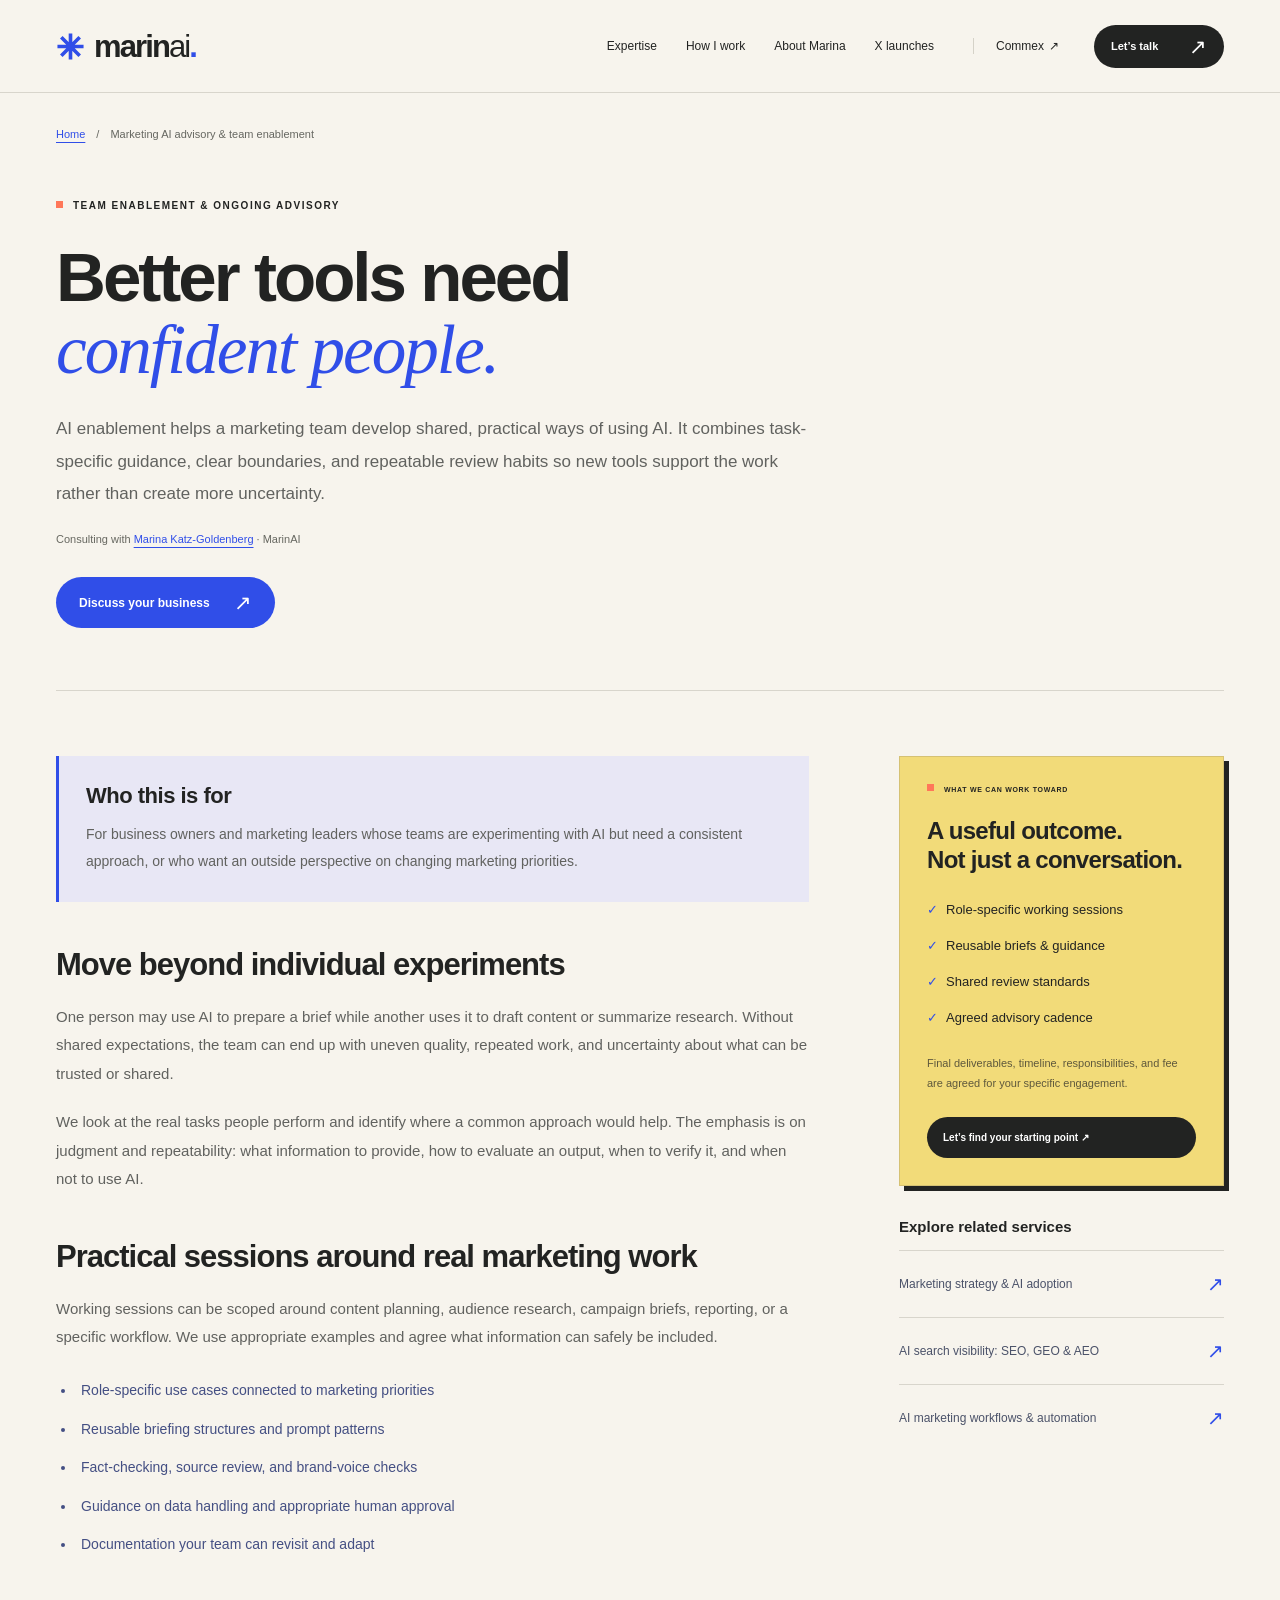
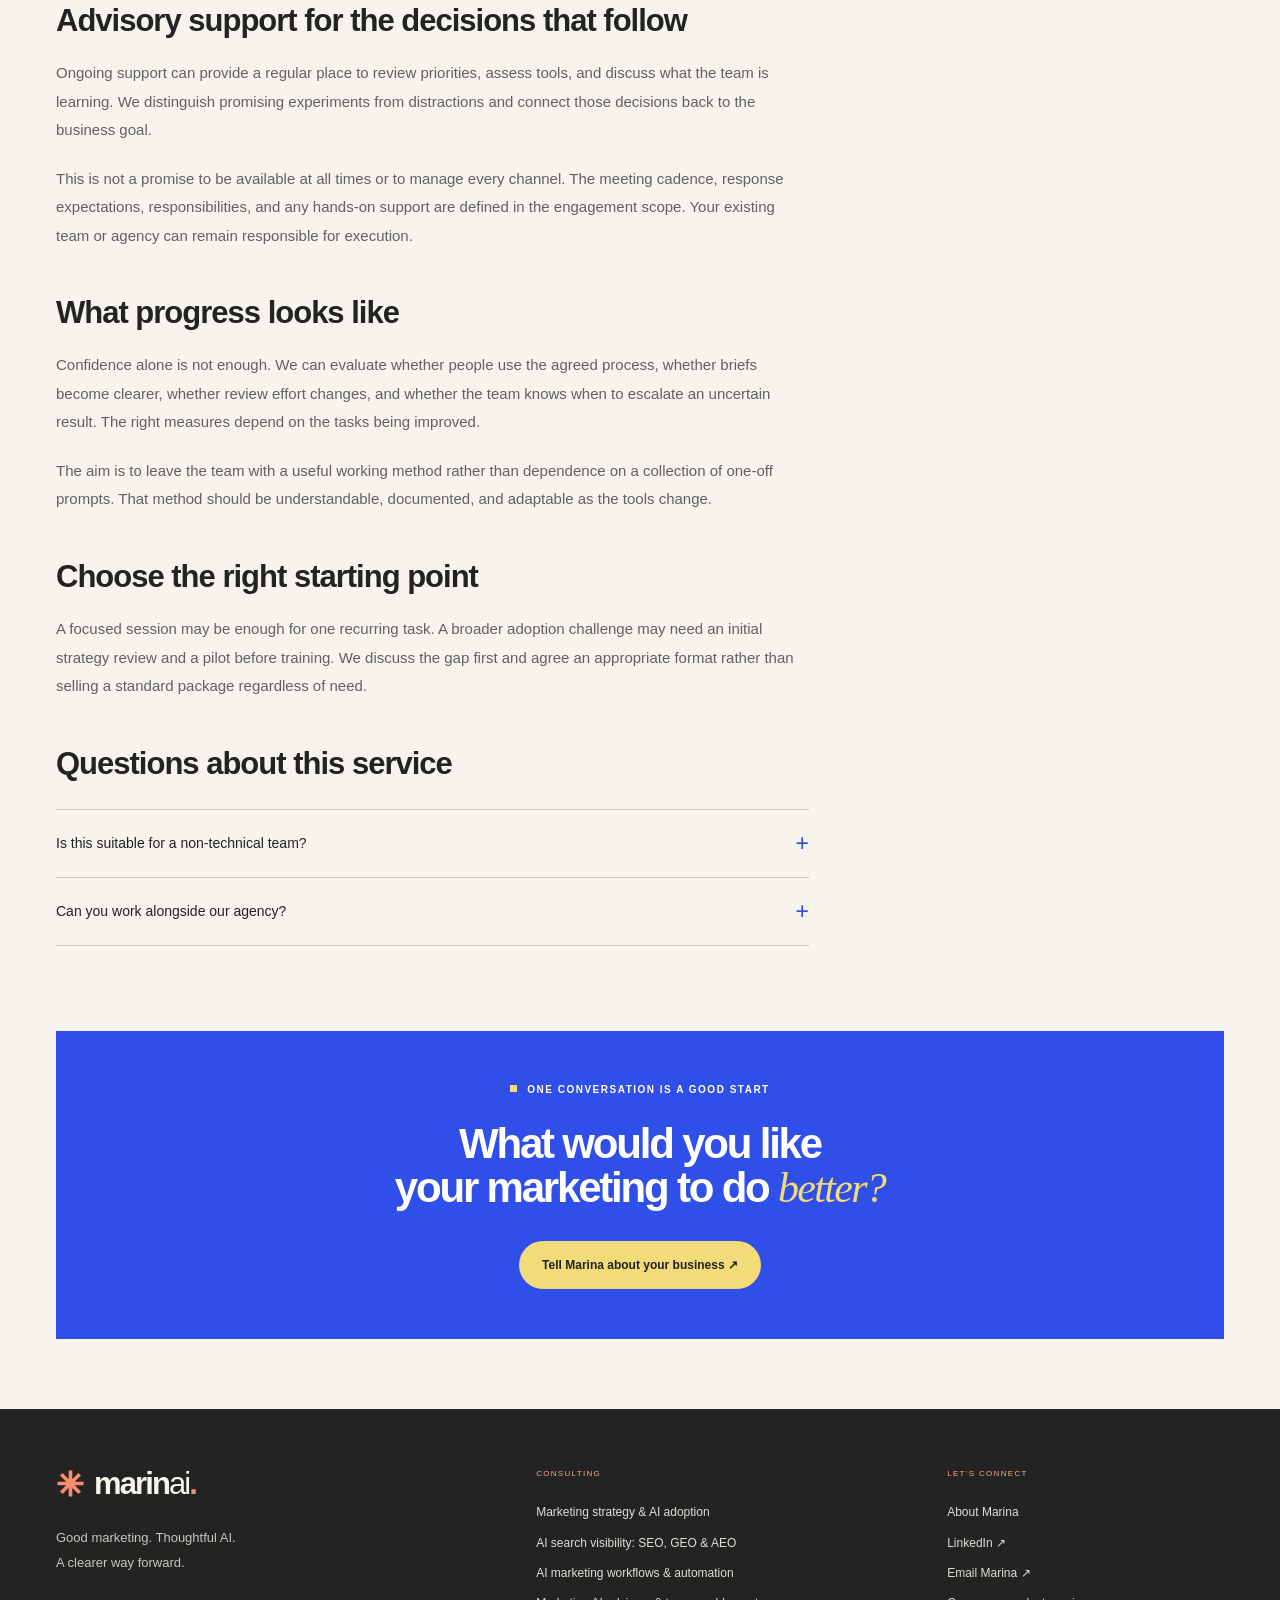
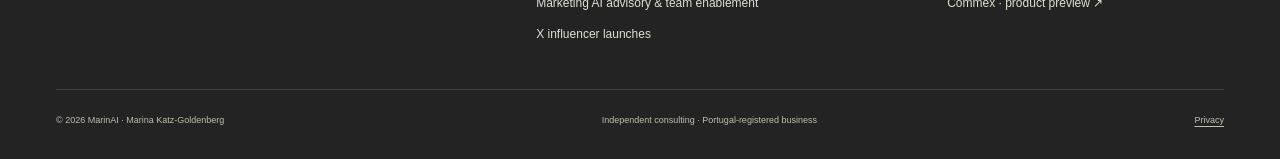
<file: marketing-ai-advisory/index.html>
<!DOCTYPE html>
<html lang="en"><head>
<meta charset="utf-8"><meta name="viewport" content="width=device-width, initial-scale=1">
<title>Marketing AI Advisory &amp; Team Enablement | MarinAI</title><meta name="description" content="Help your marketing team adopt AI with practical working sessions and ongoing guidance from Marina Katz-Goldenberg. Clear priorities, reusable habits, human judgment.">
<meta name="robots" content="index, follow, max-image-preview:large"><meta name="author" content="Marina Katz-Goldenberg">
<link rel="canonical" href="https://marinai.xyz/marketing-ai-advisory/"><meta name="theme-color" content="#304ee8">
<meta property="og:type" content="website"><meta property="og:site_name" content="MarinAI"><meta property="og:locale" content="en_GB"><meta property="og:url" content="https://marinai.xyz/marketing-ai-advisory/"><meta property="og:title" content="Marketing AI Advisory &amp; Team Enablement | MarinAI"><meta property="og:description" content="Help your marketing team adopt AI with practical working sessions and ongoing guidance from Marina Katz-Goldenberg. Clear priorities, reusable habits, human judgment."><meta property="og:image" content="https://marinai.xyz/assets/marinai-social.png"><meta property="og:image:width" content="1200"><meta property="og:image:height" content="630"><meta property="og:image:alt" content="MarinAI — Marketing. Human first. AI forward. Marina Katz-Goldenberg, marketing and AI consultant.">
<meta name="twitter:card" content="summary_large_image"><meta name="twitter:title" content="Marketing AI Advisory &amp; Team Enablement | MarinAI"><meta name="twitter:description" content="Help your marketing team adopt AI with practical working sessions and ongoing guidance from Marina Katz-Goldenberg. Clear priorities, reusable habits, human judgment."><meta name="twitter:image" content="https://marinai.xyz/assets/marinai-social.png"><meta name="twitter:image:alt" content="MarinAI — Marketing consulting with Marina Katz-Goldenberg">
<link rel="icon" type="image/svg+xml" href="/assets/favicon.svg"><link rel="apple-touch-icon" href="/assets/apple-touch-icon.png">
<link rel="stylesheet" href="/assets/site.css?v=4"><script defer src="/assets/site.js?v=1"></script>
<script type="application/ld+json">{"@context":"https://schema.org","@graph":[{"@type":"Organization","@id":"https://marinai.xyz/#organization","name":"MarinAI","url":"https://marinai.xyz/","logo":{"@type":"ImageObject","url":"https://marinai.xyz/assets/marinai-logo.png","width":512,"height":512},"description":"Independent marketing consulting focused on AI adoption, search visibility, marketing workflows, and team enablement.","email":"marketing@marinai.xyz","member":{"@id":"https://marinai.xyz/#marina"},"hasOfferCatalog":{"@type":"OfferCatalog","name":"Marketing consulting services","itemListElement":[{"@type":"Offer","itemOffered":{"@type":"Service","@id":"https://marinai.xyz/ai-marketing-strategy/#service","name":"Marketing strategy & AI adoption","url":"https://marinai.xyz/ai-marketing-strategy/"}},{"@type":"Offer","itemOffered":{"@type":"Service","@id":"https://marinai.xyz/ai-search-visibility/#service","name":"AI search visibility: SEO, GEO & AEO","url":"https://marinai.xyz/ai-search-visibility/"}},{"@type":"Offer","itemOffered":{"@type":"Service","@id":"https://marinai.xyz/marketing-ai-workflows/#service","name":"AI marketing workflows & automation","url":"https://marinai.xyz/marketing-ai-workflows/"}},{"@type":"Offer","itemOffered":{"@type":"Service","@id":"https://marinai.xyz/marketing-ai-advisory/#service","name":"Marketing AI advisory & team enablement","url":"https://marinai.xyz/marketing-ai-advisory/"}}]}},{"@type":"Person","@id":"https://marinai.xyz/#marina","name":"Marina Katz-Goldenberg","url":"https://marinai.xyz/#about","image":{"@type":"ImageObject","url":"https://marinai.xyz/assets/marina-katz-goldenberg.jpg","width":960,"height":960,"caption":"Marina Katz-Goldenberg, marketing and AI consultant behind MarinAI"},"jobTitle":"Marketing & AI Consultant","worksFor":{"@id":"https://marinai.xyz/#organization"},"sameAs":["https://www.linkedin.com/in/marina-katz-goldenberg-22553a47/"],"knowsAbout":["Marketing strategy","AI adoption in marketing","Search engine optimization","Generative engine optimization","Answer engine optimization","Marketing workflows","Team enablement"]},{"@type":"WebSite","@id":"https://marinai.xyz/#website","name":"MarinAI","url":"https://marinai.xyz/","publisher":{"@id":"https://marinai.xyz/#organization"},"inLanguage":"en"},{"@type":"WebPage","@id":"https://marinai.xyz/marketing-ai-advisory/#webpage","url":"https://marinai.xyz/marketing-ai-advisory/","name":"Marketing AI advisory & team enablement","description":"Help your marketing team adopt AI with practical working sessions and ongoing guidance from Marina Katz-Goldenberg. Clear priorities, reusable habits, human judgment.","isPartOf":{"@id":"https://marinai.xyz/#website"},"about":{"@id":"https://marinai.xyz/marketing-ai-advisory/#service"},"inLanguage":"en"},{"@type":"Service","@id":"https://marinai.xyz/marketing-ai-advisory/#service","name":"Marketing AI advisory & team enablement","description":"AI enablement helps a marketing team develop shared, practical ways of using AI. It combines task-specific guidance, clear boundaries, and repeatable review habits so new tools support the work rather than create more uncertainty.","serviceType":"Marketing AI advisory & team enablement","url":"https://marinai.xyz/marketing-ai-advisory/","provider":{"@id":"https://marinai.xyz/#marina"}},{"@type":"BreadcrumbList","@id":"https://marinai.xyz/marketing-ai-advisory/#breadcrumb","itemListElement":[{"@type":"ListItem","position":1,"name":"Home","item":"https://marinai.xyz/"},{"@type":"ListItem","position":2,"name":"Marketing AI advisory & team enablement","item":"https://marinai.xyz/marketing-ai-advisory/"}]},{"@type":"FAQPage","@id":"https://marinai.xyz/marketing-ai-advisory/#faq","isPartOf":{"@id":"https://marinai.xyz/marketing-ai-advisory/#webpage"},"mainEntity":[{"@type":"Question","name":"Is this suitable for a non-technical team?","acceptedAnswer":{"@type":"Answer","text":"Yes. The focus is practical marketing work and informed judgment, not learning to code. Any technical dependencies are identified and assigned as part of the scope."}},{"@type":"Question","name":"Can you work alongside our agency?","acceptedAnswer":{"@type":"Answer","text":"Yes. Advisory can complement an existing agency or internal team. We agree responsibilities and communication so the engagement adds clarity rather than another layer of conflicting instructions."}}]}]}</script>
</head><body><a class="skip-link" href="#main">Skip to content</a><header class="site-header"><div class="container header-inner"><a class="logo" href="/" aria-label="MarinAI home"><span class="brand-mark" aria-hidden="true"><svg viewBox="0 0 40 40" fill="none"><path d="M20 2v36M2 20h36M7.3 7.3l25.4 25.4M7.3 32.7 32.7 7.3" stroke="currentColor" stroke-width="5"/></svg></span><span>marin<span class="logo-ai">ai</span><i>.</i></span></a><details class="nav-menu" open><summary aria-label="Toggle navigation"><span>Menu</span><span class="menu-bars" aria-hidden="true">☰</span></summary><nav aria-label="Main navigation"><a href="/#expertise">Expertise</a><a href="/#approach">How I work</a><a href="/#about">About Marina</a><a href="/x-influencer-launch/">X launches</a><a class="nav-product" href="/commex/">Commex <span aria-hidden="true">↗</span></a><a class="button primary nav-cta" href="/#contact">Let’s talk <span aria-hidden="true">↗</span></a></nav></details></div></header><main id="main"><div class="container breadcrumb"><a href="/">Home</a><span aria-hidden="true">/</span><span>Marketing AI advisory &amp; team enablement</span></div><section class="container service-hero"><p class="eyebrow">TEAM ENABLEMENT &amp; ONGOING ADVISORY</p><h1>Better tools need<br><em>confident people.</em></h1><p class="service-intro">AI enablement helps a marketing team develop shared, practical ways of using AI. It combines task-specific guidance, clear boundaries, and repeatable review habits so new tools support the work rather than create more uncertainty.</p><div class="service-byline">Consulting with <a href="/#about">Marina Katz-Goldenberg</a> · MarinAI</div><a class="button primary" href="/#contact">Discuss your business <span aria-hidden="true">↗</span></a></section><div class="container service-body"><article class="service-article"><div class="fit-box"><h2>Who this is for</h2><p>For business owners and marketing leaders whose teams are experimenting with AI but need a consistent approach, or who want an outside perspective on changing marketing priorities.</p></div><section><h2>Move beyond individual experiments</h2><p>One person may use AI to prepare a brief while another uses it to draft content or summarize research. Without shared expectations, the team can end up with uneven quality, repeated work, and uncertainty about what can be trusted or shared.</p><p>We look at the real tasks people perform and identify where a common approach would help. The emphasis is on judgment and repeatability: what information to provide, how to evaluate an output, when to verify it, and when not to use AI.</p></section><section><h2>Practical sessions around real marketing work</h2><p>Working sessions can be scoped around content planning, audience research, campaign briefs, reporting, or a specific workflow. We use appropriate examples and agree what information can safely be included.</p><ul><li>Role-specific use cases connected to marketing priorities</li><li>Reusable briefing structures and prompt patterns</li><li>Fact-checking, source review, and brand-voice checks</li><li>Guidance on data handling and appropriate human approval</li><li>Documentation your team can revisit and adapt</li></ul></section><section><h2>Advisory support for the decisions that follow</h2><p>Ongoing support can provide a regular place to review priorities, assess tools, and discuss what the team is learning. We distinguish promising experiments from distractions and connect those decisions back to the business goal.</p><p>This is not a promise to be available at all times or to manage every channel. The meeting cadence, response expectations, responsibilities, and any hands-on support are defined in the engagement scope. Your existing team or agency can remain responsible for execution.</p></section><section><h2>What progress looks like</h2><p>Confidence alone is not enough. We can evaluate whether people use the agreed process, whether briefs become clearer, whether review effort changes, and whether the team knows when to escalate an uncertain result. The right measures depend on the tasks being improved.</p><p>The aim is to leave the team with a useful working method rather than dependence on a collection of one-off prompts. That method should be understandable, documented, and adaptable as the tools change.</p></section><section><h2>Choose the right starting point</h2><p>A focused session may be enough for one recurring task. A broader adoption challenge may need an initial strategy review and a pilot before training. We discuss the gap first and agree an appropriate format rather than selling a standard package regardless of need.</p></section><section><h2>Questions about this service</h2><div class="faq-list"><details><summary>Is this suitable for a non-technical team?<span aria-hidden="true">+</span></summary><p>Yes. The focus is practical marketing work and informed judgment, not learning to code. Any technical dependencies are identified and assigned as part of the scope.</p></details>
<details><summary>Can you work alongside our agency?<span aria-hidden="true">+</span></summary><p>Yes. Advisory can complement an existing agency or internal team. We agree responsibilities and communication so the engagement adds clarity rather than another layer of conflicting instructions.</p></details></div></section></article><aside class="service-aside"><div class="deliverables"><p class="eyebrow">WHAT WE CAN WORK TOWARD</p><h2>A useful outcome.<br>Not just a conversation.</h2><ul><li><span aria-hidden="true">✓</span>Role-specific working sessions</li><li><span aria-hidden="true">✓</span>Reusable briefs &amp; guidance</li><li><span aria-hidden="true">✓</span>Shared review standards</li><li><span aria-hidden="true">✓</span>Agreed advisory cadence</li></ul><p>Final deliverables, timeline, responsibilities, and fee are agreed for your specific engagement.</p><a class="button primary" href="/#contact">Let’s find your starting point ↗</a></div><div class="related-services"><h2>Explore related services</h2><a href="/ai-marketing-strategy/">Marketing strategy &amp; AI adoption <span aria-hidden="true">↗</span></a><a href="/ai-search-visibility/">AI search visibility: SEO, GEO &amp; AEO <span aria-hidden="true">↗</span></a><a href="/marketing-ai-workflows/">AI marketing workflows &amp; automation <span aria-hidden="true">↗</span></a></div></aside></div><section class="container service-end"><p class="eyebrow">ONE CONVERSATION IS A GOOD START</p><h2>What would you like<br>your marketing to do <em>better?</em></h2><a class="button primary" href="mailto:marketing@marinai.xyz?subject=Marketing%20AI%20advisory%20%26%20team%20enablement%20enquiry">Tell Marina about your business ↗</a></section></main><footer class="site-footer"><div class="container"><div class="footer-top"><div><a class="logo" href="/" aria-label="MarinAI home"><span class="brand-mark" aria-hidden="true"><svg viewBox="0 0 40 40" fill="none"><path d="M20 2v36M2 20h36M7.3 7.3l25.4 25.4M7.3 32.7 32.7 7.3" stroke="currentColor" stroke-width="5"/></svg></span><span>marin<span class="logo-ai">ai</span><i>.</i></span></a><p>Good marketing. Thoughtful AI.<br>A clearer way forward.</p></div><nav aria-label="Consulting services"><strong>CONSULTING</strong><a href="/ai-marketing-strategy/">Marketing strategy &amp; AI adoption</a><a href="/ai-search-visibility/">AI search visibility: SEO, GEO &amp; AEO</a><a href="/marketing-ai-workflows/">AI marketing workflows &amp; automation</a><a href="/marketing-ai-advisory/">Marketing AI advisory &amp; team enablement</a><a href="/x-influencer-launch/">X influencer launches</a></nav><nav aria-label="More from MarinAI"><strong>LET’S CONNECT</strong><a href="/#about">About Marina</a><a href="https://www.linkedin.com/in/marina-katz-goldenberg-22553a47/" target="_blank" rel="noopener noreferrer">LinkedIn ↗</a><a href="mailto:marketing@marinai.xyz">Email Marina ↗</a><a href="/commex/">Commex · product preview ↗</a></nav></div><div class="footer-bottom"><span>© 2026 MarinAI · Marina Katz-Goldenberg</span><span>Independent consulting · Portugal-registered business</span><a href="/privacy/">Privacy</a></div></div></footer></body></html>
</file>
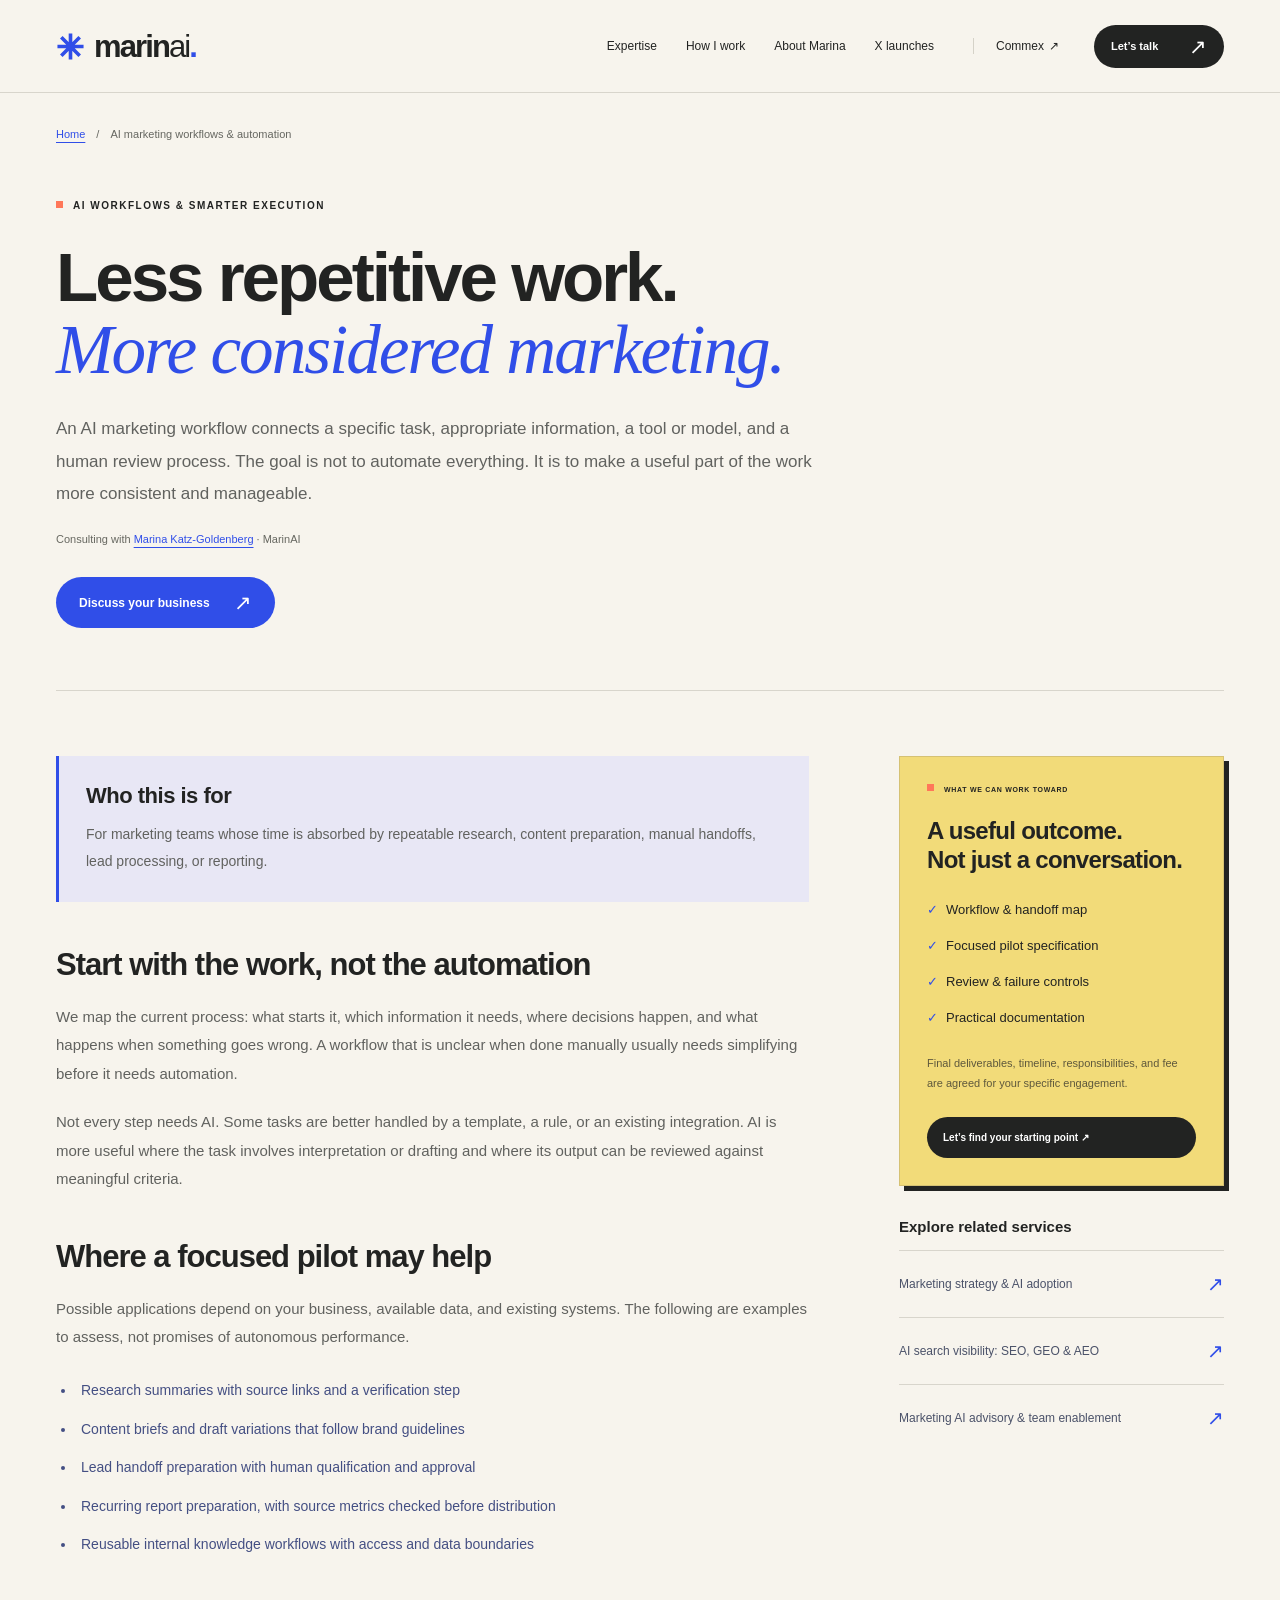
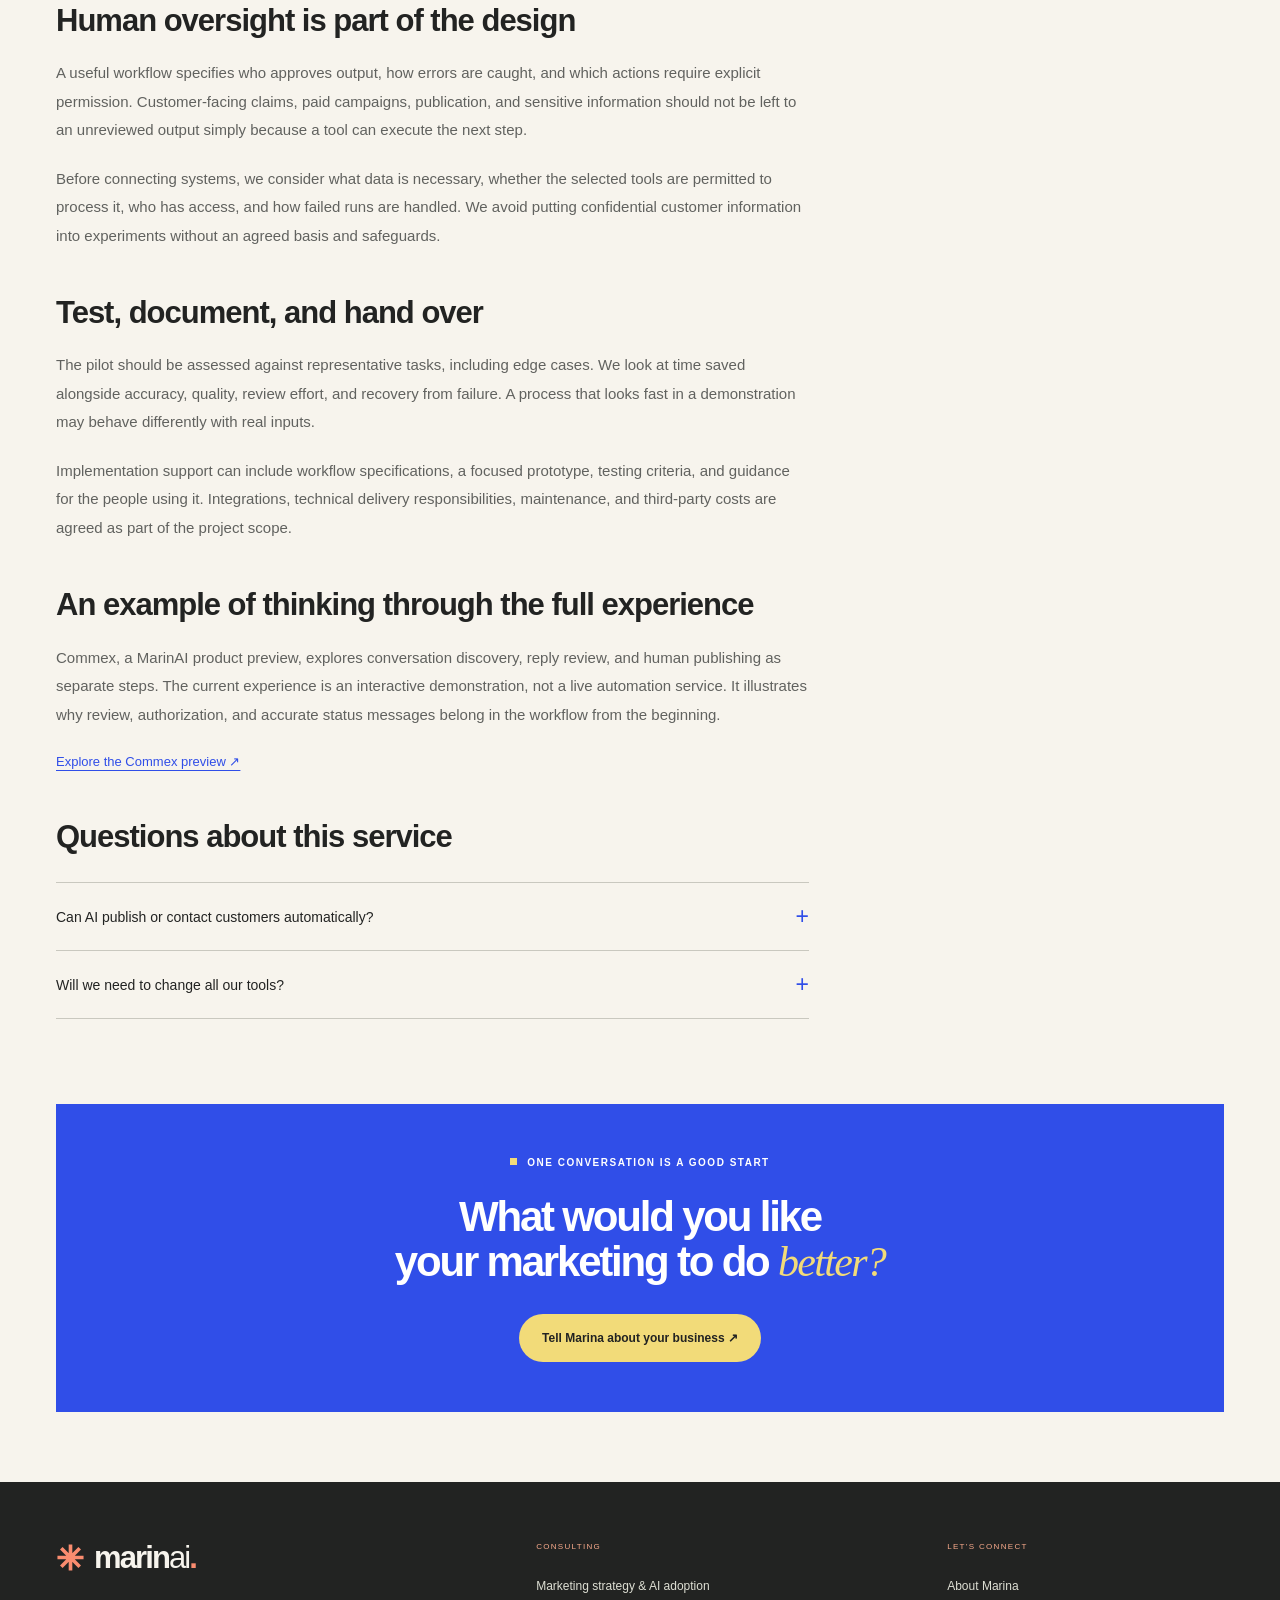
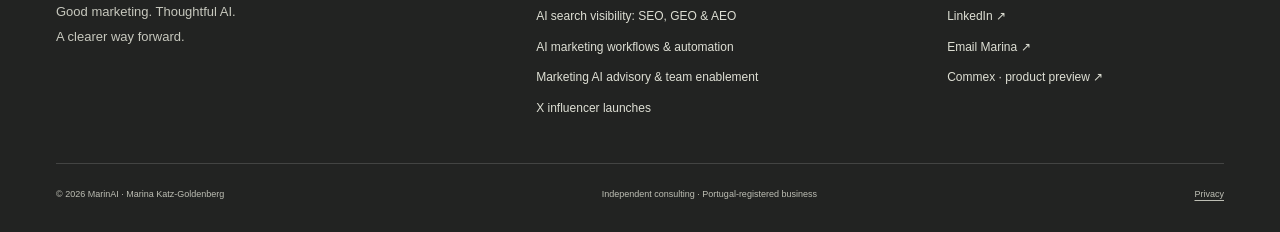
<file: marketing-ai-workflows/index.html>
<!DOCTYPE html>
<html lang="en"><head>
<meta charset="utf-8"><meta name="viewport" content="width=device-width, initial-scale=1">
<title>AI Marketing Workflows &amp; Automation Consulting | MarinAI</title><meta name="description" content="Design practical AI-assisted marketing workflows with Marina Katz-Goldenberg. Improve content, research, lead handling, and reporting with human oversight.">
<meta name="robots" content="index, follow, max-image-preview:large"><meta name="author" content="Marina Katz-Goldenberg">
<link rel="canonical" href="https://marinai.xyz/marketing-ai-workflows/"><meta name="theme-color" content="#304ee8">
<meta property="og:type" content="website"><meta property="og:site_name" content="MarinAI"><meta property="og:locale" content="en_GB"><meta property="og:url" content="https://marinai.xyz/marketing-ai-workflows/"><meta property="og:title" content="AI Marketing Workflows &amp; Automation Consulting | MarinAI"><meta property="og:description" content="Design practical AI-assisted marketing workflows with Marina Katz-Goldenberg. Improve content, research, lead handling, and reporting with human oversight."><meta property="og:image" content="https://marinai.xyz/assets/marinai-social.png"><meta property="og:image:width" content="1200"><meta property="og:image:height" content="630"><meta property="og:image:alt" content="MarinAI — Marketing. Human first. AI forward. Marina Katz-Goldenberg, marketing and AI consultant.">
<meta name="twitter:card" content="summary_large_image"><meta name="twitter:title" content="AI Marketing Workflows &amp; Automation Consulting | MarinAI"><meta name="twitter:description" content="Design practical AI-assisted marketing workflows with Marina Katz-Goldenberg. Improve content, research, lead handling, and reporting with human oversight."><meta name="twitter:image" content="https://marinai.xyz/assets/marinai-social.png"><meta name="twitter:image:alt" content="MarinAI — Marketing consulting with Marina Katz-Goldenberg">
<link rel="icon" type="image/svg+xml" href="/assets/favicon.svg"><link rel="apple-touch-icon" href="/assets/apple-touch-icon.png">
<link rel="stylesheet" href="/assets/site.css?v=4"><script defer src="/assets/site.js?v=1"></script>
<script type="application/ld+json">{"@context":"https://schema.org","@graph":[{"@type":"Organization","@id":"https://marinai.xyz/#organization","name":"MarinAI","url":"https://marinai.xyz/","logo":{"@type":"ImageObject","url":"https://marinai.xyz/assets/marinai-logo.png","width":512,"height":512},"description":"Independent marketing consulting focused on AI adoption, search visibility, marketing workflows, and team enablement.","email":"marketing@marinai.xyz","member":{"@id":"https://marinai.xyz/#marina"},"hasOfferCatalog":{"@type":"OfferCatalog","name":"Marketing consulting services","itemListElement":[{"@type":"Offer","itemOffered":{"@type":"Service","@id":"https://marinai.xyz/ai-marketing-strategy/#service","name":"Marketing strategy & AI adoption","url":"https://marinai.xyz/ai-marketing-strategy/"}},{"@type":"Offer","itemOffered":{"@type":"Service","@id":"https://marinai.xyz/ai-search-visibility/#service","name":"AI search visibility: SEO, GEO & AEO","url":"https://marinai.xyz/ai-search-visibility/"}},{"@type":"Offer","itemOffered":{"@type":"Service","@id":"https://marinai.xyz/marketing-ai-workflows/#service","name":"AI marketing workflows & automation","url":"https://marinai.xyz/marketing-ai-workflows/"}},{"@type":"Offer","itemOffered":{"@type":"Service","@id":"https://marinai.xyz/marketing-ai-advisory/#service","name":"Marketing AI advisory & team enablement","url":"https://marinai.xyz/marketing-ai-advisory/"}}]}},{"@type":"Person","@id":"https://marinai.xyz/#marina","name":"Marina Katz-Goldenberg","url":"https://marinai.xyz/#about","image":{"@type":"ImageObject","url":"https://marinai.xyz/assets/marina-katz-goldenberg.jpg","width":960,"height":960,"caption":"Marina Katz-Goldenberg, marketing and AI consultant behind MarinAI"},"jobTitle":"Marketing & AI Consultant","worksFor":{"@id":"https://marinai.xyz/#organization"},"sameAs":["https://www.linkedin.com/in/marina-katz-goldenberg-22553a47/"],"knowsAbout":["Marketing strategy","AI adoption in marketing","Search engine optimization","Generative engine optimization","Answer engine optimization","Marketing workflows","Team enablement"]},{"@type":"WebSite","@id":"https://marinai.xyz/#website","name":"MarinAI","url":"https://marinai.xyz/","publisher":{"@id":"https://marinai.xyz/#organization"},"inLanguage":"en"},{"@type":"WebPage","@id":"https://marinai.xyz/marketing-ai-workflows/#webpage","url":"https://marinai.xyz/marketing-ai-workflows/","name":"AI marketing workflows & automation","description":"Design practical AI-assisted marketing workflows with Marina Katz-Goldenberg. Improve content, research, lead handling, and reporting with human oversight.","isPartOf":{"@id":"https://marinai.xyz/#website"},"about":{"@id":"https://marinai.xyz/marketing-ai-workflows/#service"},"inLanguage":"en"},{"@type":"Service","@id":"https://marinai.xyz/marketing-ai-workflows/#service","name":"AI marketing workflows & automation","description":"An AI marketing workflow connects a specific task, appropriate information, a tool or model, and a human review process. The goal is not to automate everything. It is to make a useful part of the work more consistent and manageable.","serviceType":"AI marketing workflows & automation","url":"https://marinai.xyz/marketing-ai-workflows/","provider":{"@id":"https://marinai.xyz/#marina"}},{"@type":"BreadcrumbList","@id":"https://marinai.xyz/marketing-ai-workflows/#breadcrumb","itemListElement":[{"@type":"ListItem","position":1,"name":"Home","item":"https://marinai.xyz/"},{"@type":"ListItem","position":2,"name":"AI marketing workflows & automation","item":"https://marinai.xyz/marketing-ai-workflows/"}]},{"@type":"FAQPage","@id":"https://marinai.xyz/marketing-ai-workflows/#faq","isPartOf":{"@id":"https://marinai.xyz/marketing-ai-workflows/#webpage"},"mainEntity":[{"@type":"Question","name":"Can AI publish or contact customers automatically?","acceptedAnswer":{"@type":"Answer","text":"It may be technically possible, but that does not make it appropriate. We agree permissions, quality checks, brand risks, and compliance requirements first. Human review is the default for a new customer-facing pilot."}},{"@type":"Question","name":"Will we need to change all our tools?","acceptedAnswer":{"@type":"Answer","text":"Not necessarily. The first review looks at existing tools and integrations. A simpler process or a targeted improvement may be enough; a platform migration is not the default recommendation."}}]}]}</script>
</head><body><a class="skip-link" href="#main">Skip to content</a><header class="site-header"><div class="container header-inner"><a class="logo" href="/" aria-label="MarinAI home"><span class="brand-mark" aria-hidden="true"><svg viewBox="0 0 40 40" fill="none"><path d="M20 2v36M2 20h36M7.3 7.3l25.4 25.4M7.3 32.7 32.7 7.3" stroke="currentColor" stroke-width="5"/></svg></span><span>marin<span class="logo-ai">ai</span><i>.</i></span></a><details class="nav-menu" open><summary aria-label="Toggle navigation"><span>Menu</span><span class="menu-bars" aria-hidden="true">☰</span></summary><nav aria-label="Main navigation"><a href="/#expertise">Expertise</a><a href="/#approach">How I work</a><a href="/#about">About Marina</a><a href="/x-influencer-launch/">X launches</a><a class="nav-product" href="/commex/">Commex <span aria-hidden="true">↗</span></a><a class="button primary nav-cta" href="/#contact">Let’s talk <span aria-hidden="true">↗</span></a></nav></details></div></header><main id="main"><div class="container breadcrumb"><a href="/">Home</a><span aria-hidden="true">/</span><span>AI marketing workflows &amp; automation</span></div><section class="container service-hero"><p class="eyebrow">AI WORKFLOWS &amp; SMARTER EXECUTION</p><h1>Less repetitive work.<br><em>More considered marketing.</em></h1><p class="service-intro">An AI marketing workflow connects a specific task, appropriate information, a tool or model, and a human review process. The goal is not to automate everything. It is to make a useful part of the work more consistent and manageable.</p><div class="service-byline">Consulting with <a href="/#about">Marina Katz-Goldenberg</a> · MarinAI</div><a class="button primary" href="/#contact">Discuss your business <span aria-hidden="true">↗</span></a></section><div class="container service-body"><article class="service-article"><div class="fit-box"><h2>Who this is for</h2><p>For marketing teams whose time is absorbed by repeatable research, content preparation, manual handoffs, lead processing, or reporting.</p></div><section><h2>Start with the work, not the automation</h2><p>We map the current process: what starts it, which information it needs, where decisions happen, and what happens when something goes wrong. A workflow that is unclear when done manually usually needs simplifying before it needs automation.</p><p>Not every step needs AI. Some tasks are better handled by a template, a rule, or an existing integration. AI is more useful where the task involves interpretation or drafting and where its output can be reviewed against meaningful criteria.</p></section><section><h2>Where a focused pilot may help</h2><p>Possible applications depend on your business, available data, and existing systems. The following are examples to assess, not promises of autonomous performance.</p><ul><li>Research summaries with source links and a verification step</li><li>Content briefs and draft variations that follow brand guidelines</li><li>Lead handoff preparation with human qualification and approval</li><li>Recurring report preparation, with source metrics checked before distribution</li><li>Reusable internal knowledge workflows with access and data boundaries</li></ul></section><section><h2>Human oversight is part of the design</h2><p>A useful workflow specifies who approves output, how errors are caught, and which actions require explicit permission. Customer-facing claims, paid campaigns, publication, and sensitive information should not be left to an unreviewed output simply because a tool can execute the next step.</p><p>Before connecting systems, we consider what data is necessary, whether the selected tools are permitted to process it, who has access, and how failed runs are handled. We avoid putting confidential customer information into experiments without an agreed basis and safeguards.</p></section><section><h2>Test, document, and hand over</h2><p>The pilot should be assessed against representative tasks, including edge cases. We look at time saved alongside accuracy, quality, review effort, and recovery from failure. A process that looks fast in a demonstration may behave differently with real inputs.</p><p>Implementation support can include workflow specifications, a focused prototype, testing criteria, and guidance for the people using it. Integrations, technical delivery responsibilities, maintenance, and third-party costs are agreed as part of the project scope.</p></section><section><h2>An example of thinking through the full experience</h2><p>Commex, a MarinAI product preview, explores conversation discovery, reply review, and human publishing as separate steps. The current experience is an interactive demonstration, not a live automation service. It illustrates why review, authorization, and accurate status messages belong in the workflow from the beginning.</p><a class="source-link" href="/commex/">Explore the Commex preview ↗</a></section><section><h2>Questions about this service</h2><div class="faq-list"><details><summary>Can AI publish or contact customers automatically?<span aria-hidden="true">+</span></summary><p>It may be technically possible, but that does not make it appropriate. We agree permissions, quality checks, brand risks, and compliance requirements first. Human review is the default for a new customer-facing pilot.</p></details>
<details><summary>Will we need to change all our tools?<span aria-hidden="true">+</span></summary><p>Not necessarily. The first review looks at existing tools and integrations. A simpler process or a targeted improvement may be enough; a platform migration is not the default recommendation.</p></details></div></section></article><aside class="service-aside"><div class="deliverables"><p class="eyebrow">WHAT WE CAN WORK TOWARD</p><h2>A useful outcome.<br>Not just a conversation.</h2><ul><li><span aria-hidden="true">✓</span>Workflow &amp; handoff map</li><li><span aria-hidden="true">✓</span>Focused pilot specification</li><li><span aria-hidden="true">✓</span>Review &amp; failure controls</li><li><span aria-hidden="true">✓</span>Practical documentation</li></ul><p>Final deliverables, timeline, responsibilities, and fee are agreed for your specific engagement.</p><a class="button primary" href="/#contact">Let’s find your starting point ↗</a></div><div class="related-services"><h2>Explore related services</h2><a href="/ai-marketing-strategy/">Marketing strategy &amp; AI adoption <span aria-hidden="true">↗</span></a><a href="/ai-search-visibility/">AI search visibility: SEO, GEO &amp; AEO <span aria-hidden="true">↗</span></a><a href="/marketing-ai-advisory/">Marketing AI advisory &amp; team enablement <span aria-hidden="true">↗</span></a></div></aside></div><section class="container service-end"><p class="eyebrow">ONE CONVERSATION IS A GOOD START</p><h2>What would you like<br>your marketing to do <em>better?</em></h2><a class="button primary" href="mailto:marketing@marinai.xyz?subject=AI%20marketing%20workflows%20%26%20automation%20enquiry">Tell Marina about your business ↗</a></section></main><footer class="site-footer"><div class="container"><div class="footer-top"><div><a class="logo" href="/" aria-label="MarinAI home"><span class="brand-mark" aria-hidden="true"><svg viewBox="0 0 40 40" fill="none"><path d="M20 2v36M2 20h36M7.3 7.3l25.4 25.4M7.3 32.7 32.7 7.3" stroke="currentColor" stroke-width="5"/></svg></span><span>marin<span class="logo-ai">ai</span><i>.</i></span></a><p>Good marketing. Thoughtful AI.<br>A clearer way forward.</p></div><nav aria-label="Consulting services"><strong>CONSULTING</strong><a href="/ai-marketing-strategy/">Marketing strategy &amp; AI adoption</a><a href="/ai-search-visibility/">AI search visibility: SEO, GEO &amp; AEO</a><a href="/marketing-ai-workflows/">AI marketing workflows &amp; automation</a><a href="/marketing-ai-advisory/">Marketing AI advisory &amp; team enablement</a><a href="/x-influencer-launch/">X influencer launches</a></nav><nav aria-label="More from MarinAI"><strong>LET’S CONNECT</strong><a href="/#about">About Marina</a><a href="https://www.linkedin.com/in/marina-katz-goldenberg-22553a47/" target="_blank" rel="noopener noreferrer">LinkedIn ↗</a><a href="mailto:marketing@marinai.xyz">Email Marina ↗</a><a href="/commex/">Commex · product preview ↗</a></nav></div><div class="footer-bottom"><span>© 2026 MarinAI · Marina Katz-Goldenberg</span><span>Independent consulting · Portugal-registered business</span><a href="/privacy/">Privacy</a></div></div></footer></body></html>
</file>
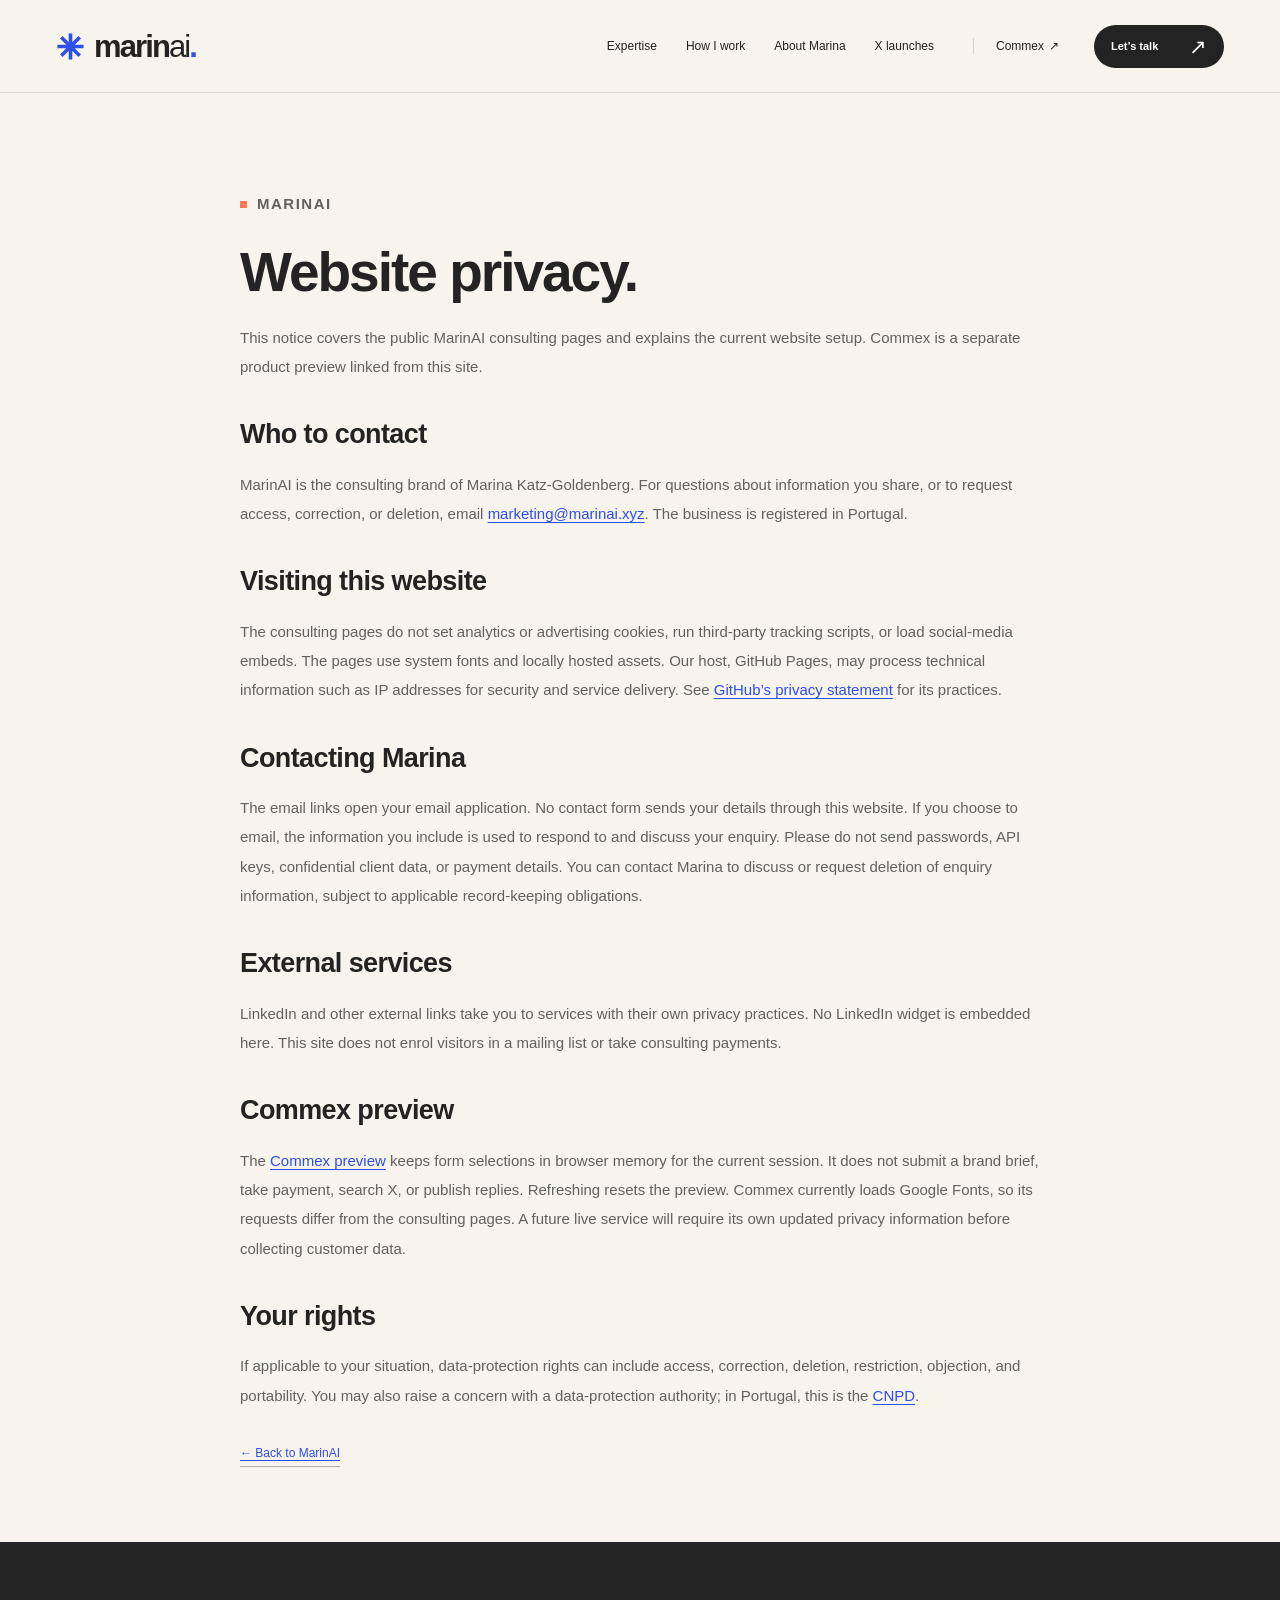
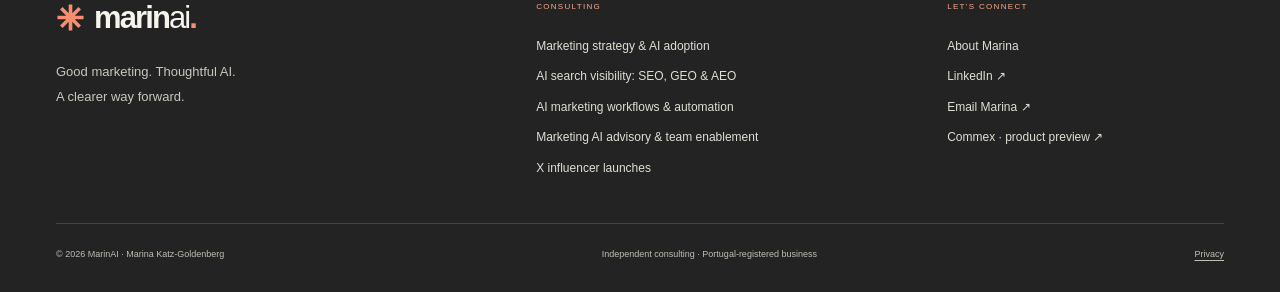
<file: privacy/index.html>
<!DOCTYPE html>
<html lang="en"><head>
<meta charset="utf-8"><meta name="viewport" content="width=device-width, initial-scale=1">
<title>Website Privacy | MarinAI</title><meta name="description" content="How the MarinAI consulting website handles visits and enquiries, and how to contact Marina Katz-Goldenberg about privacy.">
<meta name="robots" content="index, follow, max-image-preview:large"><meta name="author" content="Marina Katz-Goldenberg">
<link rel="canonical" href="https://marinai.xyz/privacy/"><meta name="theme-color" content="#304ee8">
<meta property="og:type" content="website"><meta property="og:site_name" content="MarinAI"><meta property="og:locale" content="en_GB"><meta property="og:url" content="https://marinai.xyz/privacy/"><meta property="og:title" content="Website Privacy | MarinAI"><meta property="og:description" content="How the MarinAI consulting website handles visits and enquiries, and how to contact Marina Katz-Goldenberg about privacy."><meta property="og:image" content="https://marinai.xyz/assets/marinai-social.png"><meta property="og:image:width" content="1200"><meta property="og:image:height" content="630"><meta property="og:image:alt" content="MarinAI — Marketing. Human first. AI forward. Marina Katz-Goldenberg, marketing and AI consultant.">
<meta name="twitter:card" content="summary_large_image"><meta name="twitter:title" content="Website Privacy | MarinAI"><meta name="twitter:description" content="How the MarinAI consulting website handles visits and enquiries, and how to contact Marina Katz-Goldenberg about privacy."><meta name="twitter:image" content="https://marinai.xyz/assets/marinai-social.png"><meta name="twitter:image:alt" content="MarinAI — Marketing consulting with Marina Katz-Goldenberg">
<link rel="icon" type="image/svg+xml" href="/assets/favicon.svg"><link rel="apple-touch-icon" href="/assets/apple-touch-icon.png">
<link rel="stylesheet" href="/assets/site.css?v=4"><script defer src="/assets/site.js?v=1"></script>
<script type="application/ld+json">{"@context":"https://schema.org","@graph":[{"@type":"Organization","@id":"https://marinai.xyz/#organization","name":"MarinAI","url":"https://marinai.xyz/","logo":{"@type":"ImageObject","url":"https://marinai.xyz/assets/marinai-logo.png","width":512,"height":512},"description":"Independent marketing consulting focused on AI adoption, search visibility, marketing workflows, and team enablement.","email":"marketing@marinai.xyz","member":{"@id":"https://marinai.xyz/#marina"},"hasOfferCatalog":{"@type":"OfferCatalog","name":"Marketing consulting services","itemListElement":[{"@type":"Offer","itemOffered":{"@type":"Service","@id":"https://marinai.xyz/ai-marketing-strategy/#service","name":"Marketing strategy & AI adoption","url":"https://marinai.xyz/ai-marketing-strategy/"}},{"@type":"Offer","itemOffered":{"@type":"Service","@id":"https://marinai.xyz/ai-search-visibility/#service","name":"AI search visibility: SEO, GEO & AEO","url":"https://marinai.xyz/ai-search-visibility/"}},{"@type":"Offer","itemOffered":{"@type":"Service","@id":"https://marinai.xyz/marketing-ai-workflows/#service","name":"AI marketing workflows & automation","url":"https://marinai.xyz/marketing-ai-workflows/"}},{"@type":"Offer","itemOffered":{"@type":"Service","@id":"https://marinai.xyz/marketing-ai-advisory/#service","name":"Marketing AI advisory & team enablement","url":"https://marinai.xyz/marketing-ai-advisory/"}}]}},{"@type":"Person","@id":"https://marinai.xyz/#marina","name":"Marina Katz-Goldenberg","url":"https://marinai.xyz/#about","image":{"@type":"ImageObject","url":"https://marinai.xyz/assets/marina-katz-goldenberg.jpg","width":960,"height":960,"caption":"Marina Katz-Goldenberg, marketing and AI consultant behind MarinAI"},"jobTitle":"Marketing & AI Consultant","worksFor":{"@id":"https://marinai.xyz/#organization"},"sameAs":["https://www.linkedin.com/in/marina-katz-goldenberg-22553a47/"],"knowsAbout":["Marketing strategy","AI adoption in marketing","Search engine optimization","Generative engine optimization","Answer engine optimization","Marketing workflows","Team enablement"]},{"@type":"WebSite","@id":"https://marinai.xyz/#website","name":"MarinAI","url":"https://marinai.xyz/","publisher":{"@id":"https://marinai.xyz/#organization"},"inLanguage":"en"},{"@type":"WebPage","@id":"https://marinai.xyz/privacy/#webpage","url":"https://marinai.xyz/privacy/","name":"Website privacy","isPartOf":{"@id":"https://marinai.xyz/#website"}}]}</script>
</head><body><a class="skip-link" href="#main">Skip to content</a><header class="site-header"><div class="container header-inner"><a class="logo" href="/" aria-label="MarinAI home"><span class="brand-mark" aria-hidden="true"><svg viewBox="0 0 40 40" fill="none"><path d="M20 2v36M2 20h36M7.3 7.3l25.4 25.4M7.3 32.7 32.7 7.3" stroke="currentColor" stroke-width="5"/></svg></span><span>marin<span class="logo-ai">ai</span><i>.</i></span></a><details class="nav-menu" open><summary aria-label="Toggle navigation"><span>Menu</span><span class="menu-bars" aria-hidden="true">☰</span></summary><nav aria-label="Main navigation"><a href="/#expertise">Expertise</a><a href="/#approach">How I work</a><a href="/#about">About Marina</a><a href="/x-influencer-launch/">X launches</a><a class="nav-product" href="/commex/">Commex <span aria-hidden="true">↗</span></a><a class="button primary nav-cta" href="/#contact">Let’s talk <span aria-hidden="true">↗</span></a></nav></details></div></header><main id="main" class="container privacy-content"><p class="eyebrow">MARINAI</p><h1>Website privacy.</h1><p>This notice covers the public MarinAI consulting pages and explains the current website setup. Commex is a separate product preview linked from this site.</p><section><h2>Who to contact</h2><p>MarinAI is the consulting brand of Marina Katz-Goldenberg. For questions about information you share, or to request access, correction, or deletion, email <a href="mailto:marketing@marinai.xyz">marketing@marinai.xyz</a>. The business is registered in Portugal.</p></section><section><h2>Visiting this website</h2><p>The consulting pages do not set analytics or advertising cookies, run third-party tracking scripts, or load social-media embeds. The pages use system fonts and locally hosted assets. Our host, GitHub Pages, may process technical information such as IP addresses for security and service delivery. See <a href="https://docs.github.com/en/site-policy/privacy-policies/github-general-privacy-statement" target="_blank" rel="noopener noreferrer">GitHub’s privacy statement</a> for its practices.</p></section><section><h2>Contacting Marina</h2><p>The email links open your email application. No contact form sends your details through this website. If you choose to email, the information you include is used to respond to and discuss your enquiry. Please do not send passwords, API keys, confidential client data, or payment details. You can contact Marina to discuss or request deletion of enquiry information, subject to applicable record-keeping obligations.</p></section><section><h2>External services</h2><p>LinkedIn and other external links take you to services with their own privacy practices. No LinkedIn widget is embedded here. This site does not enrol visitors in a mailing list or take consulting payments.</p></section><section><h2>Commex preview</h2><p>The <a href="/commex/">Commex preview</a> keeps form selections in browser memory for the current session. It does not submit a brand brief, take payment, search X, or publish replies. Refreshing resets the preview. Commex currently loads Google Fonts, so its requests differ from the consulting pages. A future live service will require its own updated privacy information before collecting customer data.</p></section><section><h2>Your rights</h2><p>If applicable to your situation, data-protection rights can include access, correction, deletion, restriction, objection, and portability. You may also raise a concern with a data-protection authority; in Portugal, this is the <a href="https://www.cnpd.pt/" target="_blank" rel="noopener noreferrer">CNPD</a>.</p></section><a class="text-link" href="/">← Back to MarinAI</a></main><footer class="site-footer"><div class="container"><div class="footer-top"><div><a class="logo" href="/" aria-label="MarinAI home"><span class="brand-mark" aria-hidden="true"><svg viewBox="0 0 40 40" fill="none"><path d="M20 2v36M2 20h36M7.3 7.3l25.4 25.4M7.3 32.7 32.7 7.3" stroke="currentColor" stroke-width="5"/></svg></span><span>marin<span class="logo-ai">ai</span><i>.</i></span></a><p>Good marketing. Thoughtful AI.<br>A clearer way forward.</p></div><nav aria-label="Consulting services"><strong>CONSULTING</strong><a href="/ai-marketing-strategy/">Marketing strategy &amp; AI adoption</a><a href="/ai-search-visibility/">AI search visibility: SEO, GEO &amp; AEO</a><a href="/marketing-ai-workflows/">AI marketing workflows &amp; automation</a><a href="/marketing-ai-advisory/">Marketing AI advisory &amp; team enablement</a><a href="/x-influencer-launch/">X influencer launches</a></nav><nav aria-label="More from MarinAI"><strong>LET’S CONNECT</strong><a href="/#about">About Marina</a><a href="https://www.linkedin.com/in/marina-katz-goldenberg-22553a47/" target="_blank" rel="noopener noreferrer">LinkedIn ↗</a><a href="mailto:marketing@marinai.xyz">Email Marina ↗</a><a href="/commex/">Commex · product preview ↗</a></nav></div><div class="footer-bottom"><span>© 2026 MarinAI · Marina Katz-Goldenberg</span><span>Independent consulting · Portugal-registered business</span><a href="/privacy/">Privacy</a></div></div></footer></body></html>
</file>
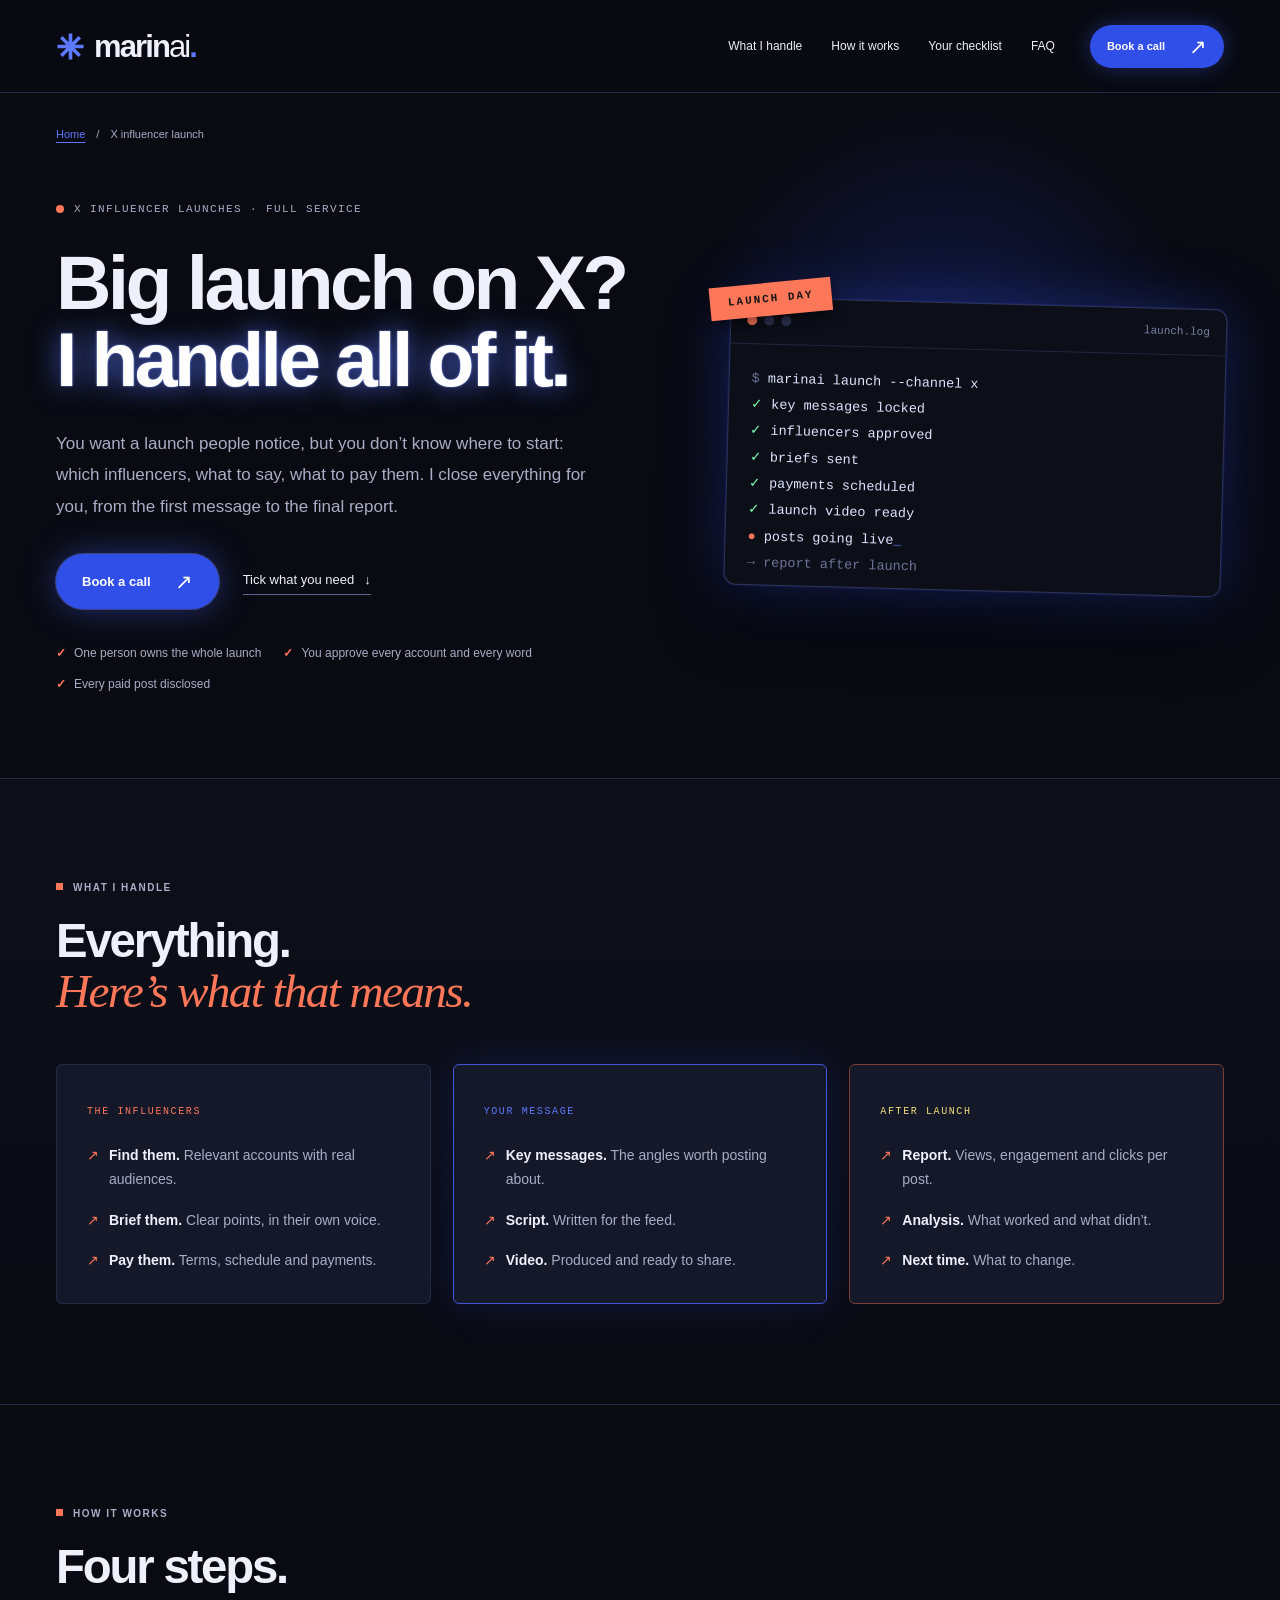
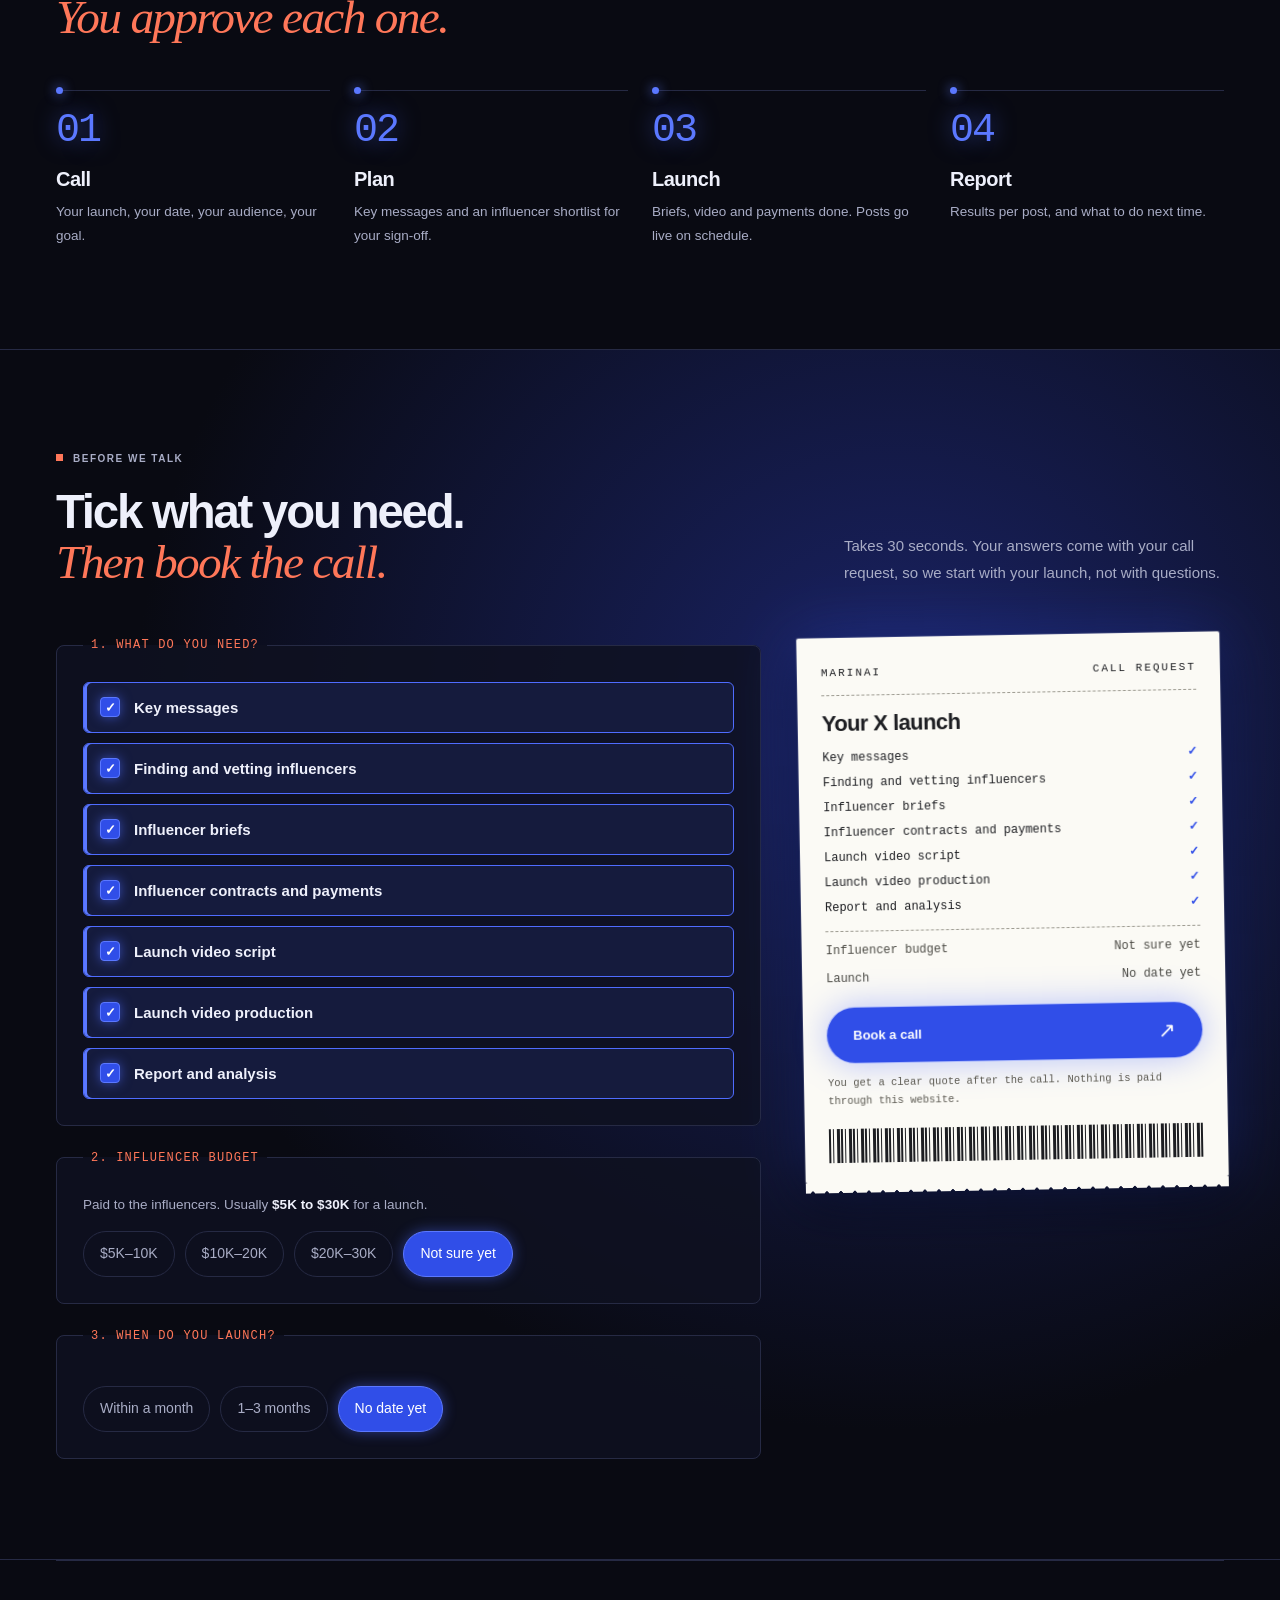
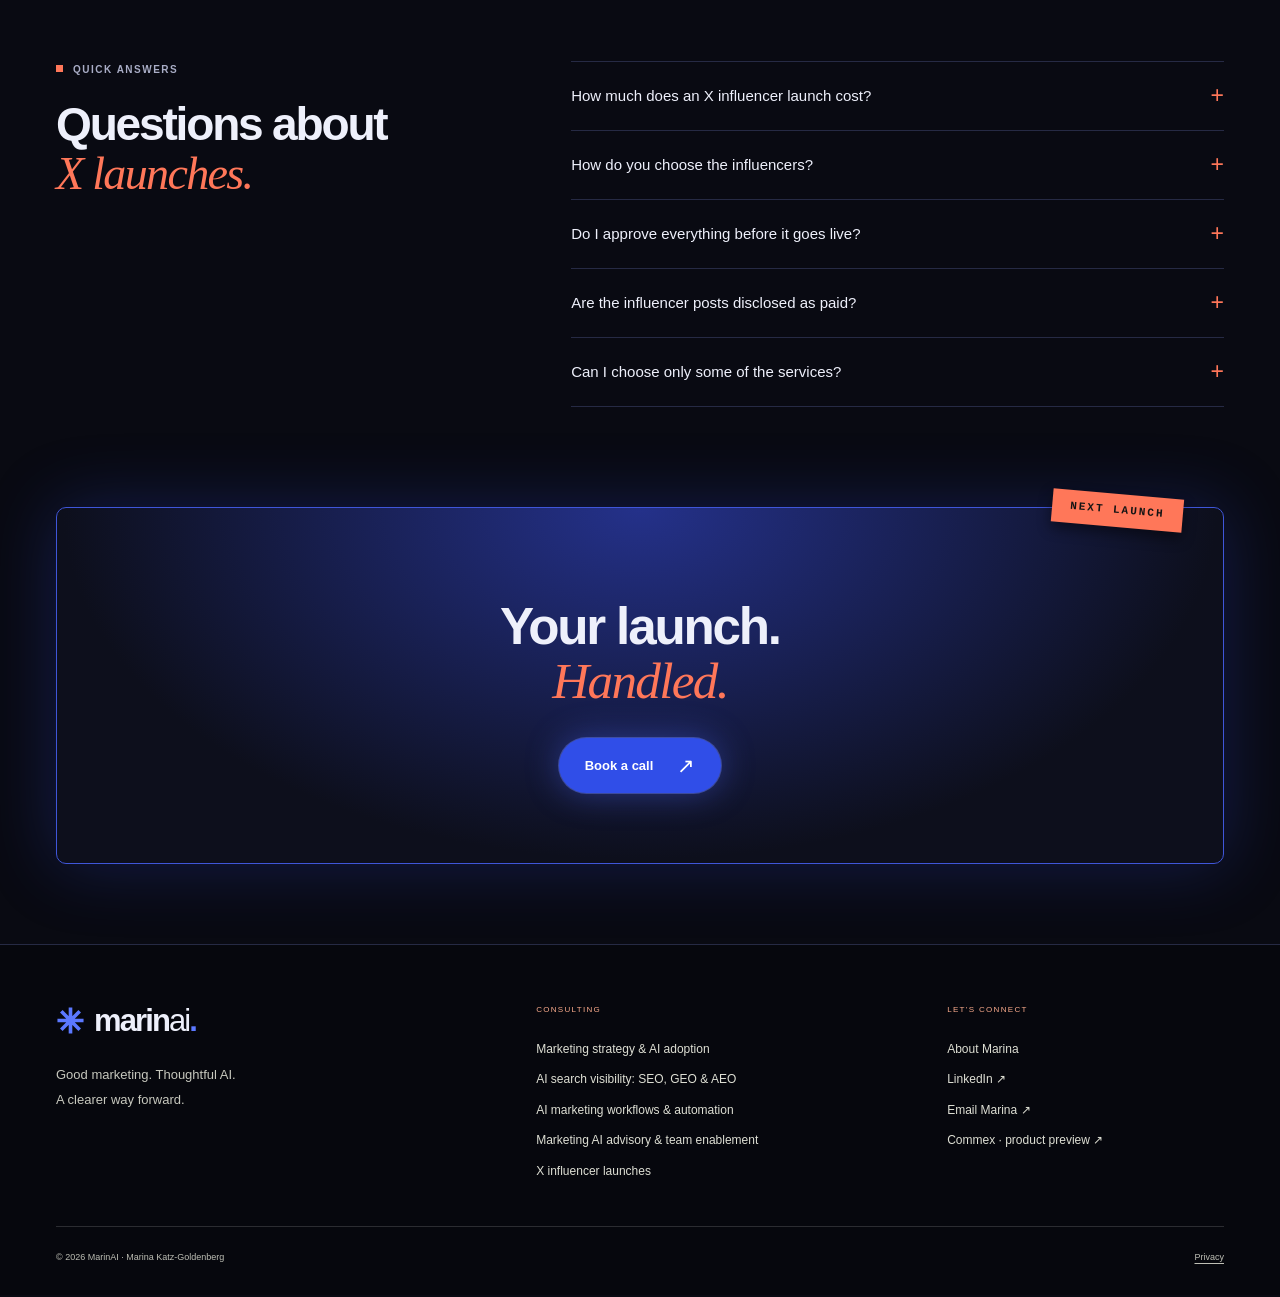
<file: x-influencer-launch/index.html>
<!DOCTYPE html>
<html lang="en"><head>
<meta charset="utf-8"><meta name="viewport" content="width=device-width, initial-scale=1">
<title>X Influencer Launch Agency | Launch Your Company on X | MarinAI</title><meta name="description" content="Want a big launch on X but don&#39;t know where to start? MarinAI runs the whole thing: influencers, briefs, payments, key messages, script, video and reporting. Pick what you need and book a call.">
<meta name="robots" content="index, follow, max-image-preview:large"><meta name="author" content="Marina Katz-Goldenberg">
<link rel="canonical" href="https://marinai.xyz/x-influencer-launch/"><meta name="theme-color" content="#0a0b14">
<meta property="og:type" content="website"><meta property="og:site_name" content="MarinAI"><meta property="og:locale" content="en_GB"><meta property="og:url" content="https://marinai.xyz/x-influencer-launch/"><meta property="og:title" content="Your launch on X, handled end to end | MarinAI"><meta property="og:description" content="Big launch on X, no idea where to start? I handle everything: influencers, message, video and report. Book a call."><meta property="og:image" content="https://marinai.xyz/assets/marinai-social.png"><meta property="og:image:width" content="1200"><meta property="og:image:height" content="630"><meta property="og:image:alt" content="MarinAI — Marketing. Human first. AI forward. Marina Katz-Goldenberg, marketing and AI consultant.">
<meta name="twitter:card" content="summary_large_image"><meta name="twitter:title" content="Your launch on X, handled end to end | MarinAI"><meta name="twitter:description" content="Big launch on X, no idea where to start? I handle everything: influencers, message, video and report. Book a call."><meta name="twitter:image" content="https://marinai.xyz/assets/marinai-social.png"><meta name="twitter:image:alt" content="MarinAI — X influencer launches with Marina Katz-Goldenberg">
<link rel="icon" type="image/svg+xml" href="/assets/favicon.svg"><link rel="apple-touch-icon" href="/assets/apple-touch-icon.png">
<link rel="alternate" type="text/plain" href="/llms.txt" title="LLM-readable site summary">
<link rel="stylesheet" href="/assets/site.css?v=4"><link rel="stylesheet" href="/assets/x-launch.css?v=2">
<script defer src="/assets/site.js?v=1"></script><script defer src="/assets/x-launch.js?v=2"></script>
<script type="application/ld+json">{"@context":"https://schema.org","@graph":[{"@type":"Organization","@id":"https://marinai.xyz/#organization","name":"MarinAI","url":"https://marinai.xyz/","logo":{"@type":"ImageObject","url":"https://marinai.xyz/assets/marinai-logo.png","width":512,"height":512},"email":"marketing@marinai.xyz","member":{"@id":"https://marinai.xyz/#marina"}},{"@type":"Person","@id":"https://marinai.xyz/#marina","name":"Marina Katz-Goldenberg","url":"https://marinai.xyz/#about","jobTitle":"Marketing & AI Consultant","worksFor":{"@id":"https://marinai.xyz/#organization"},"sameAs":["https://www.linkedin.com/in/marina-katz-goldenberg-22553a47/"],"knowsAbout":["Influencer marketing","X (Twitter) marketing","Product launches","Marketing strategy","AI adoption in marketing"]},{"@type":"WebSite","@id":"https://marinai.xyz/#website","name":"MarinAI","url":"https://marinai.xyz/","publisher":{"@id":"https://marinai.xyz/#organization"},"inLanguage":"en"},{"@type":"WebPage","@id":"https://marinai.xyz/x-influencer-launch/#webpage","url":"https://marinai.xyz/x-influencer-launch/","name":"X influencer launch: launch your company on X","description":"Full-service X (Twitter) influencer launches: influencer sourcing and vetting, briefs, payments, key messages, launch script and video, live monitoring, and a post-campaign report.","isPartOf":{"@id":"https://marinai.xyz/#website"},"about":{"@id":"https://marinai.xyz/x-influencer-launch/#service"},"breadcrumb":{"@id":"https://marinai.xyz/x-influencer-launch/#breadcrumb"},"inLanguage":"en"},{"@type":"Service","@id":"https://marinai.xyz/x-influencer-launch/#service","name":"X influencer launch","alternateName":["X (Twitter) influencer marketing","Launch on X with influencers"],"serviceType":"Influencer marketing on X (Twitter)","description":"A full-service launch on X for companies that want a big launch but don't know where to start. Influencer side: finding and vetting influencers, writing their briefs, handling contracts and payments. Company side: finding the key messages, writing the script and creating the launch video. After launch: reporting and analysis for the next launch.","url":"https://marinai.xyz/x-influencer-launch/","provider":{"@id":"https://marinai.xyz/#organization"},"areaServed":"Worldwide","audience":{"@type":"BusinessAudience","name":"Startups and companies launching a product, feature or announcement on X"},"hasOfferCatalog":{"@type":"OfferCatalog","name":"X launch services","itemListElement":[{"@type":"Offer","itemOffered":{"@type":"Service","name":"Key messages & launch narrative"}},{"@type":"Offer","itemOffered":{"@type":"Service","name":"Influencer sourcing & vetting"}},{"@type":"Offer","itemOffered":{"@type":"Service","name":"Influencer briefs"}},{"@type":"Offer","itemOffered":{"@type":"Service","name":"Influencer contracts, scheduling & payments"}},{"@type":"Offer","itemOffered":{"@type":"Service","name":"Launch video script"}},{"@type":"Offer","itemOffered":{"@type":"Service","name":"Launch video production"}},{"@type":"Offer","itemOffered":{"@type":"Service","name":"Launch-week monitoring"}},{"@type":"Offer","itemOffered":{"@type":"Service","name":"Post-launch report & analysis"}},{"@type":"Offer","name":"Influencer fees","description":"Paid to the influencers. Depends on who is booked.","priceSpecification":{"@type":"PriceSpecification","priceCurrency":"USD","minPrice":5000,"maxPrice":30000}}]}},{"@type":"BreadcrumbList","@id":"https://marinai.xyz/x-influencer-launch/#breadcrumb","itemListElement":[{"@type":"ListItem","position":1,"name":"Home","item":"https://marinai.xyz/"},{"@type":"ListItem","position":2,"name":"X influencer launch","item":"https://marinai.xyz/x-influencer-launch/"}]},{"@type":"FAQPage","@id":"https://marinai.xyz/x-influencer-launch/#faq","isPartOf":{"@id":"https://marinai.xyz/x-influencer-launch/#webpage"},"mainEntity":[{"@type":"Question","name":"How much does an X influencer launch cost?","acceptedAnswer":{"@type":"Answer","text":"It depends on what you need and which influencers you book. Influencer fees usually run from $5,000 to $30,000 for a launch. Tick what you need on this page, book a call, and you get a clear quote before any work starts."}},{"@type":"Question","name":"How do you choose the influencers?","acceptedAnswer":{"@type":"Answer","text":"By fit, not follower count: a real, relevant audience, genuine engagement and recent views. You approve the shortlist before anyone is booked."}},{"@type":"Question","name":"Do I approve everything before it goes live?","acceptedAnswer":{"@type":"Answer","text":"Yes. The messages, the influencer shortlist, the briefs, the script and the video all come to you for sign-off."}},{"@type":"Question","name":"Are the influencer posts disclosed as paid?","acceptedAnswer":{"@type":"Answer","text":"Yes. Every paid post is clearly marked as paid, for example with an #ad tag."}},{"@type":"Question","name":"Can I choose only some of the services?","acceptedAnswer":{"@type":"Answer","text":"Yes. Tick only what you need. Some teams already have a video and only need the influencer side."}}]}]}</script>
</head><body class="x-launch"><a class="skip-link" href="#main">Skip to content</a><header class="site-header"><div class="container header-inner"><a class="logo" href="/" aria-label="MarinAI home"><span class="brand-mark" aria-hidden="true"><svg viewBox="0 0 40 40" fill="none"><path d="M20 2v36M2 20h36M7.3 7.3l25.4 25.4M7.3 32.7 32.7 7.3" stroke="currentColor" stroke-width="5"/></svg></span><span>marin<span class="logo-ai">ai</span><i>.</i></span></a><details class="nav-menu" open><summary aria-label="Toggle navigation"><span>Menu</span><span class="menu-bars" aria-hidden="true">☰</span></summary><nav aria-label="Main navigation"><a href="#included">What I handle</a><a href="#process">How it works</a><a href="#checklist">Your checklist</a><a href="#faq">FAQ</a><a class="button primary nav-cta" href="mailto:marketing@marinai.xyz?subject=Book%20a%20call%3A%20X%20launch" data-book>Book a call <span aria-hidden="true">↗</span></a></nav></details></div></header>
<main id="main">
  <div class="container breadcrumb"><a href="/">Home</a><span aria-hidden="true">/</span><span>X influencer launch</span></div>

  <section class="container xl-hero" aria-labelledby="xl-title">
    <div class="xl-hero-copy">
      <p class="xl-kicker"><span class="xl-pulse" aria-hidden="true"></span> X INFLUENCER LAUNCHES · FULL SERVICE</p>
      <h1 id="xl-title">Big launch on X?<br><span class="xl-glow">I handle all of it.</span></h1>
      <p class="xl-lead">You want a launch people notice, but you don’t know where to start: which influencers, what to say, what to pay them. I close everything for you, from the first message to the final report.</p>
      <div class="xl-actions"><a class="button xl-cta" href="mailto:marketing@marinai.xyz?subject=Book%20a%20call%3A%20X%20launch" data-book>Book a call <span aria-hidden="true">↗</span></a><a class="xl-textlink" href="#checklist">Tick what you need <span aria-hidden="true">↓</span></a></div>
      <ul class="xl-proofline" aria-label="What you can expect">
        <li>One person owns the whole launch</li>
        <li>You approve every account and every word</li>
        <li>Every paid post disclosed</li>
      </ul>
    </div>
    <div class="xl-terminal" role="img" aria-label="Illustration of a launch run: messages locked, shortlist approved, briefs sent, payments scheduled, video ready, posts live">
      <div class="xl-term-bar"><span></span><span></span><span></span><b>launch.log</b></div>
      <pre><code><span class="t-dim">$</span> marinai launch --channel x
<span class="t-ok">✓</span> key messages locked
<span class="t-ok">✓</span> influencers approved
<span class="t-ok">✓</span> briefs sent
<span class="t-ok">✓</span> payments scheduled
<span class="t-ok">✓</span> launch video ready
<span class="t-run">●</span> posts going live<span class="xl-caret" aria-hidden="true">_</span>
<span class="t-dim">→ report after launch</span></code></pre>
      <span class="xl-tape" aria-hidden="true">LAUNCH DAY</span>
    </div>
  </section>

  <section class="xl-included" id="included" aria-labelledby="included-title"><div class="container xl-section">
    <div class="xl-heading"><p class="eyebrow">WHAT I HANDLE</p><h2 id="included-title">Everything.<br><em>Here’s what that means.</em></h2></div>
    <div class="xl-sides">
      <article class="xl-side"><span class="xl-side-tag">THE INFLUENCERS</span><ul>
        <li><strong>Find them.</strong> Relevant accounts with real audiences.</li>
        <li><strong>Brief them.</strong> Clear points, in their own voice.</li>
        <li><strong>Pay them.</strong> Terms, schedule and payments.</li>
      </ul></article>
      <article class="xl-side xl-side-blue"><span class="xl-side-tag">YOUR MESSAGE</span><ul>
        <li><strong>Key messages.</strong> The angles worth posting about.</li>
        <li><strong>Script.</strong> Written for the feed.</li>
        <li><strong>Video.</strong> Produced and ready to share.</li>
      </ul></article>
      <article class="xl-side xl-side-coral"><span class="xl-side-tag">AFTER LAUNCH</span><ul>
        <li><strong>Report.</strong> Views, engagement and clicks per post.</li>
        <li><strong>Analysis.</strong> What worked and what didn’t.</li>
        <li><strong>Next time.</strong> What to change.</li>
      </ul></article>
    </div>
  </div></section>

  <section class="container xl-section" id="process" aria-labelledby="process-title">
    <div class="xl-heading"><p class="eyebrow">HOW IT WORKS</p><h2 id="process-title">Four steps.<br><em>You approve each one.</em></h2></div>
    <ol class="xl-steps">
      <li><span class="xl-step-no">01</span><h3>Call</h3><p>Your launch, your date, your audience, your goal.</p></li>
      <li><span class="xl-step-no">02</span><h3>Plan</h3><p>Key messages and an influencer shortlist for your sign-off.</p></li>
      <li><span class="xl-step-no">03</span><h3>Launch</h3><p>Briefs, video and payments done. Posts go live on schedule.</p></li>
      <li><span class="xl-step-no">04</span><h3>Report</h3><p>Results per post, and what to do next time.</p></li>
    </ol>
  </section>

  <section class="xl-calc-section" id="checklist" aria-labelledby="calc-title"><div class="container xl-section">
    <div class="xl-heading"><p class="eyebrow">BEFORE WE TALK</p><h2 id="calc-title">Tick what you need.<br><em>Then book the call.</em></h2><p>Takes 30 seconds. Your answers come with your call request, so we start with your launch, not with questions.</p></div>
    <form class="xl-calc" action="#checklist" novalidate>
      <div class="xl-calc-inputs">
        <fieldset class="xl-checklist">
          <legend>1. What do you need?</legend>
          <label class="xl-item"><input type="checkbox" name="service" value="messages" checked><span class="xl-item-body"><strong>Key messages</strong></span></label>
          <label class="xl-item"><input type="checkbox" name="service" value="sourcing" checked><span class="xl-item-body"><strong>Finding and vetting influencers</strong></span></label>
          <label class="xl-item"><input type="checkbox" name="service" value="briefs" checked><span class="xl-item-body"><strong>Influencer briefs</strong></span></label>
          <label class="xl-item"><input type="checkbox" name="service" value="payments" checked><span class="xl-item-body"><strong>Influencer contracts and payments</strong></span></label>
          <label class="xl-item"><input type="checkbox" name="service" value="script" checked><span class="xl-item-body"><strong>Launch video script</strong></span></label>
          <label class="xl-item"><input type="checkbox" name="service" value="video" checked><span class="xl-item-body"><strong>Launch video production</strong></span></label>
          <label class="xl-item"><input type="checkbox" name="service" value="report" checked><span class="xl-item-body"><strong>Report and analysis</strong></span></label>
        </fieldset>
        <fieldset class="xl-choices">
          <legend>2. Influencer budget</legend>
          <p class="xl-budget-note">Paid to the influencers. Usually <strong>$5K to $30K</strong> for a launch.</p>
          <div class="xl-pills">
            <label><input type="radio" name="budget" value="$5K to $10K"><span>$5K–10K</span></label>
            <label><input type="radio" name="budget" value="$10K to $20K"><span>$10K–20K</span></label>
            <label><input type="radio" name="budget" value="$20K to $30K"><span>$20K–30K</span></label>
            <label><input type="radio" name="budget" value="Not sure yet" checked><span>Not sure yet</span></label>
          </div>
        </fieldset>
        <fieldset class="xl-choices">
          <legend>3. When do you launch?</legend>
          <div class="xl-pills">
            <label><input type="radio" name="timing" value="Within a month"><span>Within a month</span></label>
            <label><input type="radio" name="timing" value="In 1 to 3 months"><span>1–3 months</span></label>
            <label><input type="radio" name="timing" value="No date yet" checked><span>No date yet</span></label>
          </div>
        </fieldset>
      </div>

      <aside class="xl-receipt" aria-labelledby="receipt-title">
        <div class="xl-receipt-head"><span>MARINAI</span><span>CALL REQUEST</span></div>
        <h3 id="receipt-title">Your X launch</h3>
        <ul class="xl-receipt-lines" id="xl-lines">
          <li><span>Key messages</span><span>✓</span></li>
          <li><span>Finding and vetting influencers</span><span>✓</span></li>
          <li><span>Influencer briefs</span><span>✓</span></li>
          <li><span>Influencer contracts and payments</span><span>✓</span></li>
          <li><span>Launch video script</span><span>✓</span></li>
          <li><span>Launch video production</span><span>✓</span></li>
          <li><span>Report and analysis</span><span>✓</span></li>
        </ul>
        <div class="xl-receipt-sub"><span>Influencer budget</span><span id="xl-budget-out">Not sure yet</span></div>
        <div class="xl-receipt-sub"><span>Launch</span><span id="xl-timing-out">No date yet</span></div>
        <a class="button xl-cta xl-receipt-cta" id="xl-receipt-cta" href="mailto:marketing@marinai.xyz?subject=Book%20a%20call%3A%20X%20launch" data-book>Book a call <span aria-hidden="true">↗</span></a>
        <p class="xl-receipt-fine">You get a clear quote after the call. Nothing is paid through this website.</p>
        <div class="xl-receipt-barcode" aria-hidden="true"></div>
      </aside>
    </form>
  </div></section>

  <!--
    LAUNCH EXAMPLES: hidden until Marina has examples she wants to show.
    To publish, remove the comment markers around this section and fill in each card.
    Only add a client with their permission.

  <section class="container xl-section" id="examples" aria-labelledby="examples-title">
    <div class="xl-heading"><p class="eyebrow">RECENT LAUNCHES</p><h2 id="examples-title">Launches on X.<br><em>What happened.</em></h2></div>
    <div class="xl-examples">
      <article class="xl-example"><span class="xl-index">COMPANY / CATEGORY</span><h3>What was launched</h3><p>The goal, the approach and the result, with the measurement period.</p></article>
    </div>
  </section>
  -->

  <section class="container xl-section xl-faq" id="faq" aria-labelledby="faq-title">
    <div><p class="eyebrow">QUICK ANSWERS</p><h2 id="faq-title">Questions about<br><em>X launches.</em></h2></div>
    <div class="faq-list">
      <details><summary>How much does an X influencer launch cost?<span aria-hidden="true">+</span></summary><p>It depends on what you need and which influencers you book. Influencer fees usually run from $5,000 to $30,000 for a launch. Tick what you need on this page, book a call, and you get a clear quote before any work starts.</p></details>
      <details><summary>How do you choose the influencers?<span aria-hidden="true">+</span></summary><p>By fit, not follower count: a real, relevant audience, genuine engagement and recent views. You approve the shortlist before anyone is booked.</p></details>
      <details><summary>Do I approve everything before it goes live?<span aria-hidden="true">+</span></summary><p>Yes. The messages, the influencer shortlist, the briefs, the script and the video all come to you for sign-off.</p></details>
      <details><summary>Are the influencer posts disclosed as paid?<span aria-hidden="true">+</span></summary><p>Yes. Every paid post is clearly marked as paid, for example with an #ad tag.</p></details>
      <details><summary>Can I choose only some of the services?<span aria-hidden="true">+</span></summary><p>Yes. Tick only what you need. Some teams already have a video and only need the influencer side.</p></details>
    </div>
  </section>

  <section class="container xl-end" aria-labelledby="end-title">
    <span class="xl-tape xl-tape-end" aria-hidden="true">NEXT LAUNCH</span>
    <h2 id="end-title">Your launch.<br><em>Handled.</em></h2>
    <a class="button xl-cta" href="mailto:marketing@marinai.xyz?subject=Book%20a%20call%3A%20X%20launch" data-book>Book a call <span aria-hidden="true">↗</span></a>
  </section>
</main>
<footer class="site-footer"><div class="container"><div class="footer-top"><div><a class="logo" href="/" aria-label="MarinAI home"><span class="brand-mark" aria-hidden="true"><svg viewBox="0 0 40 40" fill="none"><path d="M20 2v36M2 20h36M7.3 7.3l25.4 25.4M7.3 32.7 32.7 7.3" stroke="currentColor" stroke-width="5"/></svg></span><span>marin<span class="logo-ai">ai</span><i>.</i></span></a><p>Good marketing. Thoughtful AI.<br>A clearer way forward.</p></div><nav aria-label="Consulting services"><strong>CONSULTING</strong><a href="/ai-marketing-strategy/">Marketing strategy &amp; AI adoption</a><a href="/ai-search-visibility/">AI search visibility: SEO, GEO &amp; AEO</a><a href="/marketing-ai-workflows/">AI marketing workflows &amp; automation</a><a href="/marketing-ai-advisory/">Marketing AI advisory &amp; team enablement</a><a href="/x-influencer-launch/">X influencer launches</a></nav><nav aria-label="More from MarinAI"><strong>LET’S CONNECT</strong><a href="/#about">About Marina</a><a href="https://www.linkedin.com/in/marina-katz-goldenberg-22553a47/" target="_blank" rel="noopener noreferrer">LinkedIn ↗</a><a href="mailto:marketing@marinai.xyz">Email Marina ↗</a><a href="/commex/">Commex · product preview ↗</a></nav></div><div class="footer-bottom"><span>© 2026 MarinAI · Marina Katz-Goldenberg</span><a href="/privacy/">Privacy</a></div></div></footer></body></html>
</file>
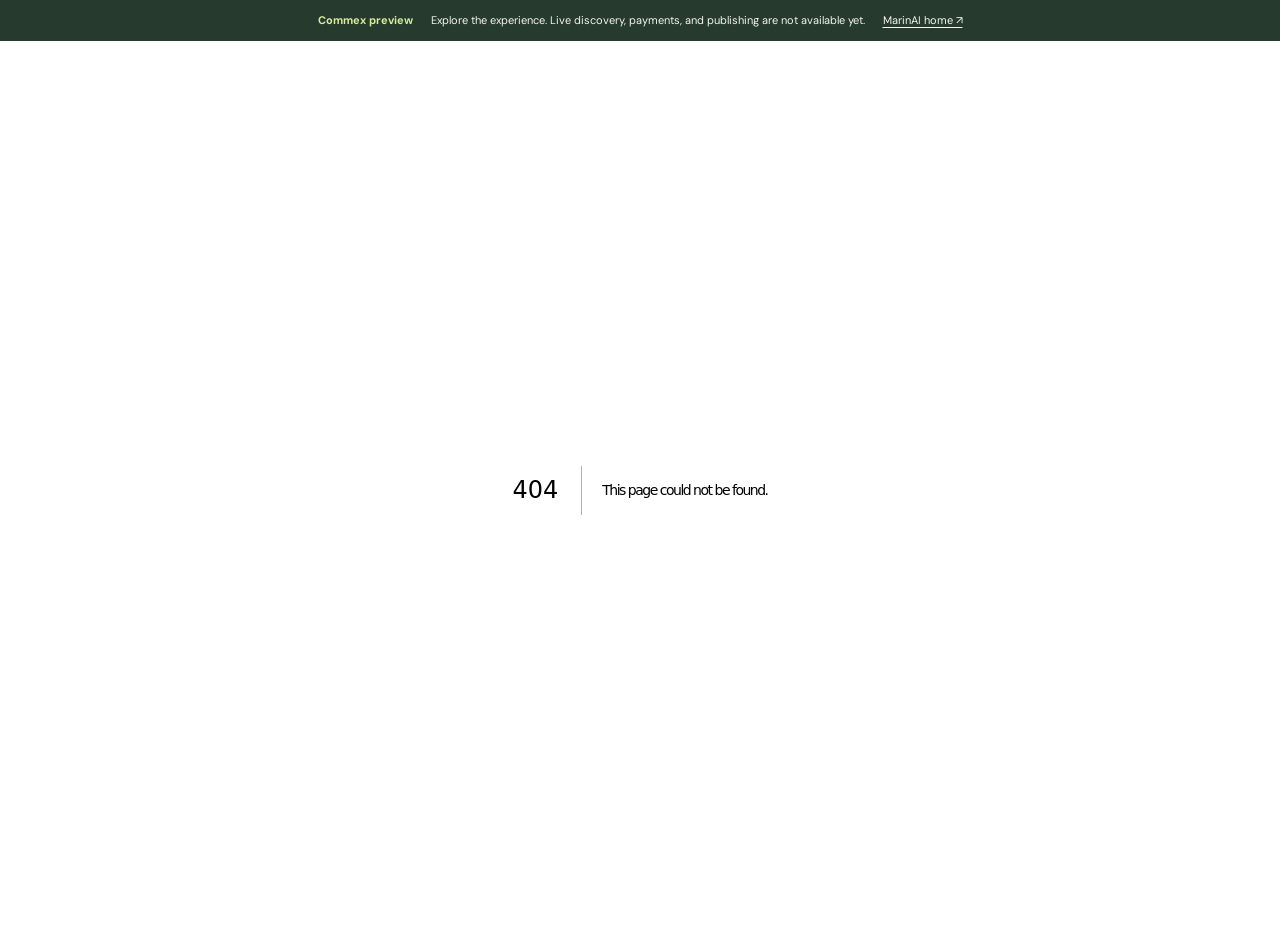
<file: commex/404/index.html>
<!DOCTYPE html><html lang="en"><head><meta charSet="utf-8"/><meta name="viewport" content="width=device-width, initial-scale=1"/><link rel="stylesheet" href="/commex/_next/static/css/d1161309cf5815f8.css" data-precedence="next"/><link rel="preload" as="script" fetchPriority="low" href="/commex/_next/static/chunks/webpack-2ee6e0388164533d.js"/><script src="/commex/_next/static/chunks/1dd3208c-de6a4d9435f2f66b.js" async=""></script><script src="/commex/_next/static/chunks/528-50d2c14435b7d249.js" async=""></script><script src="/commex/_next/static/chunks/main-app-8211d048bd38d552.js" async=""></script><script src="/commex/_next/static/chunks/app/layout-d8f573696b1cc9e4.js" async=""></script><meta name="robots" content="noindex"/><title>404: This page could not be found.</title><title>Commex by MarinAI — Your brand, recommended by real people on X.</title><meta name="description" content="Find 3 relevant posts on X and get 3 brand-tailored replies for free. Have real people publish all 3 for $5 once, or choose 10 daily replies for $99/month."/><meta property="og:title" content="Commex — Your brand, recommended by real people on X."/><meta property="og:description" content="3 relevant posts. 3 helpful replies. Free to try. Real-person publishing for $5 once. A focused marketing product by MarinAI."/><meta property="og:url" content="https://marinai.xyz/commex/"/><meta property="og:type" content="website"/><meta name="twitter:card" content="summary"/><meta name="twitter:title" content="Commex — Your brand, recommended by real people on X."/><meta name="twitter:description" content="3 relevant posts. 3 helpful replies. Free to try. Real-person publishing for $5 once. A focused marketing product by MarinAI."/><script src="/commex/_next/static/chunks/polyfills-42372ed130431b0a.js" noModule=""></script></head><body><div class="commex-public-preview" role="note"><strong>Commex preview</strong><span>Explore the experience. Live discovery, payments, and publishing are not available yet.</span><a href="https://marinai.xyz/">MarinAI home ↗</a></div><div style="font-family:system-ui,&quot;Segoe UI&quot;,Roboto,Helvetica,Arial,sans-serif,&quot;Apple Color Emoji&quot;,&quot;Segoe UI Emoji&quot;;height:100vh;text-align:center;display:flex;flex-direction:column;align-items:center;justify-content:center"><div><style>body{color:#000;background:#fff;margin:0}.next-error-h1{border-right:1px solid rgba(0,0,0,.3)}@media (prefers-color-scheme:dark){body{color:#fff;background:#000}.next-error-h1{border-right:1px solid rgba(255,255,255,.3)}}</style><h1 class="next-error-h1" style="display:inline-block;margin:0 20px 0 0;padding:0 23px 0 0;font-size:24px;font-weight:500;vertical-align:top;line-height:49px">404</h1><div style="display:inline-block"><h2 style="font-size:14px;font-weight:400;line-height:49px;margin:0">This page could not be found.</h2></div></div></div><script src="/commex/_next/static/chunks/webpack-2ee6e0388164533d.js" async=""></script><script>(self.__next_f=self.__next_f||[]).push([0]);self.__next_f.push([2,null])</script><script>self.__next_f.push([1,"1:HL[\"/commex/_next/static/css/d1161309cf5815f8.css\",\"style\"]\n"])</script><script>self.__next_f.push([1,"2:I[1815,[],\"\"]\n4:I[5092,[],\"\"]\n5:I[2023,[],\"\"]\n6:I[8739,[\"185\",\"static/chunks/app/layout-d8f573696b1cc9e4.js\"],\"PreviewProvider\"]\nc:I[1584,[],\"\"]\n7:{\"fontFamily\":\"system-ui,\\\"Segoe UI\\\",Roboto,Helvetica,Arial,sans-serif,\\\"Apple Color Emoji\\\",\\\"Segoe UI Emoji\\\"\",\"height\":\"100vh\",\"textAlign\":\"center\",\"display\":\"flex\",\"flexDirection\":\"column\",\"alignItems\":\"center\",\"justifyContent\":\"center\"}\n8:{\"display\":\"inline-block\",\"margin\":\"0 20px 0 0\",\"padding\":\"0 23px 0 0\",\"fontSize\":24,\"fontWeight\":500,\"verticalAlign\":\"top\",\"lineHeight\":\"49px\"}\n9:{\"display\":\"inline-block\"}\na:{\"fontSize\":14,\"fontWeight\":400,\"lineHeight\":\"49px\",\"margin\":0}\nd:[]\n"])</script><script>self.__next_f.push([1,"0:[\"$\",\"$L2\",null,{\"buildId\":\"0Us91mgPuaYEKT0IFBpFX\",\"assetPrefix\":\"/commex\",\"urlParts\":[\"\",\"_not-found\",\"\"],\"initialTree\":[\"\",{\"children\":[\"/_not-found\",{\"children\":[\"__PAGE__\",{}]}]},\"$undefined\",\"$undefined\",true],\"initialSeedData\":[\"\",{\"children\":[\"/_not-found\",{\"children\":[\"__PAGE__\",{},[[\"$L3\",[[\"$\",\"title\",null,{\"children\":\"404: This page could not be found.\"}],[\"$\",\"div\",null,{\"style\":{\"fontFamily\":\"system-ui,\\\"Segoe UI\\\",Roboto,Helvetica,Arial,sans-serif,\\\"Apple Color Emoji\\\",\\\"Segoe UI Emoji\\\"\",\"height\":\"100vh\",\"textAlign\":\"center\",\"display\":\"flex\",\"flexDirection\":\"column\",\"alignItems\":\"center\",\"justifyContent\":\"center\"},\"children\":[\"$\",\"div\",null,{\"children\":[[\"$\",\"style\",null,{\"dangerouslySetInnerHTML\":{\"__html\":\"body{color:#000;background:#fff;margin:0}.next-error-h1{border-right:1px solid rgba(0,0,0,.3)}@media (prefers-color-scheme:dark){body{color:#fff;background:#000}.next-error-h1{border-right:1px solid rgba(255,255,255,.3)}}\"}}],[\"$\",\"h1\",null,{\"className\":\"next-error-h1\",\"style\":{\"display\":\"inline-block\",\"margin\":\"0 20px 0 0\",\"padding\":\"0 23px 0 0\",\"fontSize\":24,\"fontWeight\":500,\"verticalAlign\":\"top\",\"lineHeight\":\"49px\"},\"children\":\"404\"}],[\"$\",\"div\",null,{\"style\":{\"display\":\"inline-block\"},\"children\":[\"$\",\"h2\",null,{\"style\":{\"fontSize\":14,\"fontWeight\":400,\"lineHeight\":\"49px\",\"margin\":0},\"children\":\"This page could not be found.\"}]}]]}]}]],null],null],null]},[null,[\"$\",\"$L4\",null,{\"parallelRouterKey\":\"children\",\"segmentPath\":[\"children\",\"/_not-found\",\"children\"],\"error\":\"$undefined\",\"errorStyles\":\"$undefined\",\"errorScripts\":\"$undefined\",\"template\":[\"$\",\"$L5\",null,{}],\"templateStyles\":\"$undefined\",\"templateScripts\":\"$undefined\",\"notFound\":\"$undefined\",\"notFoundStyles\":\"$undefined\"}]],null]},[[[[\"$\",\"link\",\"0\",{\"rel\":\"stylesheet\",\"href\":\"/commex/_next/static/css/d1161309cf5815f8.css\",\"precedence\":\"next\",\"crossOrigin\":\"$undefined\"}]],[\"$\",\"html\",null,{\"lang\":\"en\",\"children\":[\"$\",\"body\",null,{\"children\":[[\"$\",\"div\",null,{\"className\":\"commex-public-preview\",\"role\":\"note\",\"children\":[[\"$\",\"strong\",null,{\"children\":\"Commex preview\"}],[\"$\",\"span\",null,{\"children\":\"Explore the experience. Live discovery, payments, and publishing are not available yet.\"}],[\"$\",\"a\",null,{\"href\":\"https://marinai.xyz/\",\"children\":\"MarinAI home ↗\"}]]}],[\"$\",\"$L6\",null,{\"children\":[\"$\",\"$L4\",null,{\"parallelRouterKey\":\"children\",\"segmentPath\":[\"children\"],\"error\":\"$undefined\",\"errorStyles\":\"$undefined\",\"errorScripts\":\"$undefined\",\"template\":[\"$\",\"$L5\",null,{}],\"templateStyles\":\"$undefined\",\"templateScripts\":\"$undefined\",\"notFound\":[[\"$\",\"title\",null,{\"children\":\"404: This page could not be found.\"}],[\"$\",\"div\",null,{\"style\":\"$7\",\"children\":[\"$\",\"div\",null,{\"children\":[[\"$\",\"style\",null,{\"dangerouslySetInnerHTML\":{\"__html\":\"body{color:#000;background:#fff;margin:0}.next-error-h1{border-right:1px solid rgba(0,0,0,.3)}@media (prefers-color-scheme:dark){body{color:#fff;background:#000}.next-error-h1{border-right:1px solid rgba(255,255,255,.3)}}\"}}],[\"$\",\"h1\",null,{\"className\":\"next-error-h1\",\"style\":\"$8\",\"children\":\"404\"}],[\"$\",\"div\",null,{\"style\":\"$9\",\"children\":[\"$\",\"h2\",null,{\"style\":\"$a\",\"children\":\"This page could not be found.\"}]}]]}]}]],\"notFoundStyles\":[]}]}]]}]}]],null],null],\"couldBeIntercepted\":false,\"initialHead\":[[\"$\",\"meta\",null,{\"name\":\"robots\",\"content\":\"noindex\"}],\"$Lb\"],\"globalErrorComponent\":\"$c\",\"missingSlots\":\"$Wd\"}]\n"])</script><script>self.__next_f.push([1,"b:[[\"$\",\"meta\",\"0\",{\"name\":\"viewport\",\"content\":\"width=device-width, initial-scale=1\"}],[\"$\",\"meta\",\"1\",{\"charSet\":\"utf-8\"}],[\"$\",\"title\",\"2\",{\"children\":\"Commex by MarinAI — Your brand, recommended by real people on X.\"}],[\"$\",\"meta\",\"3\",{\"name\":\"description\",\"content\":\"Find 3 relevant posts on X and get 3 brand-tailored replies for free. Have real people publish all 3 for $5 once, or choose 10 daily replies for $99/month.\"}],[\"$\",\"meta\",\"4\",{\"property\":\"og:title\",\"content\":\"Commex — Your brand, recommended by real people on X.\"}],[\"$\",\"meta\",\"5\",{\"property\":\"og:description\",\"content\":\"3 relevant posts. 3 helpful replies. Free to try. Real-person publishing for $5 once. A focused marketing product by MarinAI.\"}],[\"$\",\"meta\",\"6\",{\"property\":\"og:url\",\"content\":\"https://marinai.xyz/commex/\"}],[\"$\",\"meta\",\"7\",{\"property\":\"og:type\",\"content\":\"website\"}],[\"$\",\"meta\",\"8\",{\"name\":\"twitter:card\",\"content\":\"summary\"}],[\"$\",\"meta\",\"9\",{\"name\":\"twitter:title\",\"content\":\"Commex — Your brand, recommended by real people on X.\"}],[\"$\",\"meta\",\"10\",{\"name\":\"twitter:description\",\"content\":\"3 relevant posts. 3 helpful replies. Free to try. Real-person publishing for $5 once. A focused marketing product by MarinAI.\"}]]\n3:null\n"])</script></body></html>
</file>
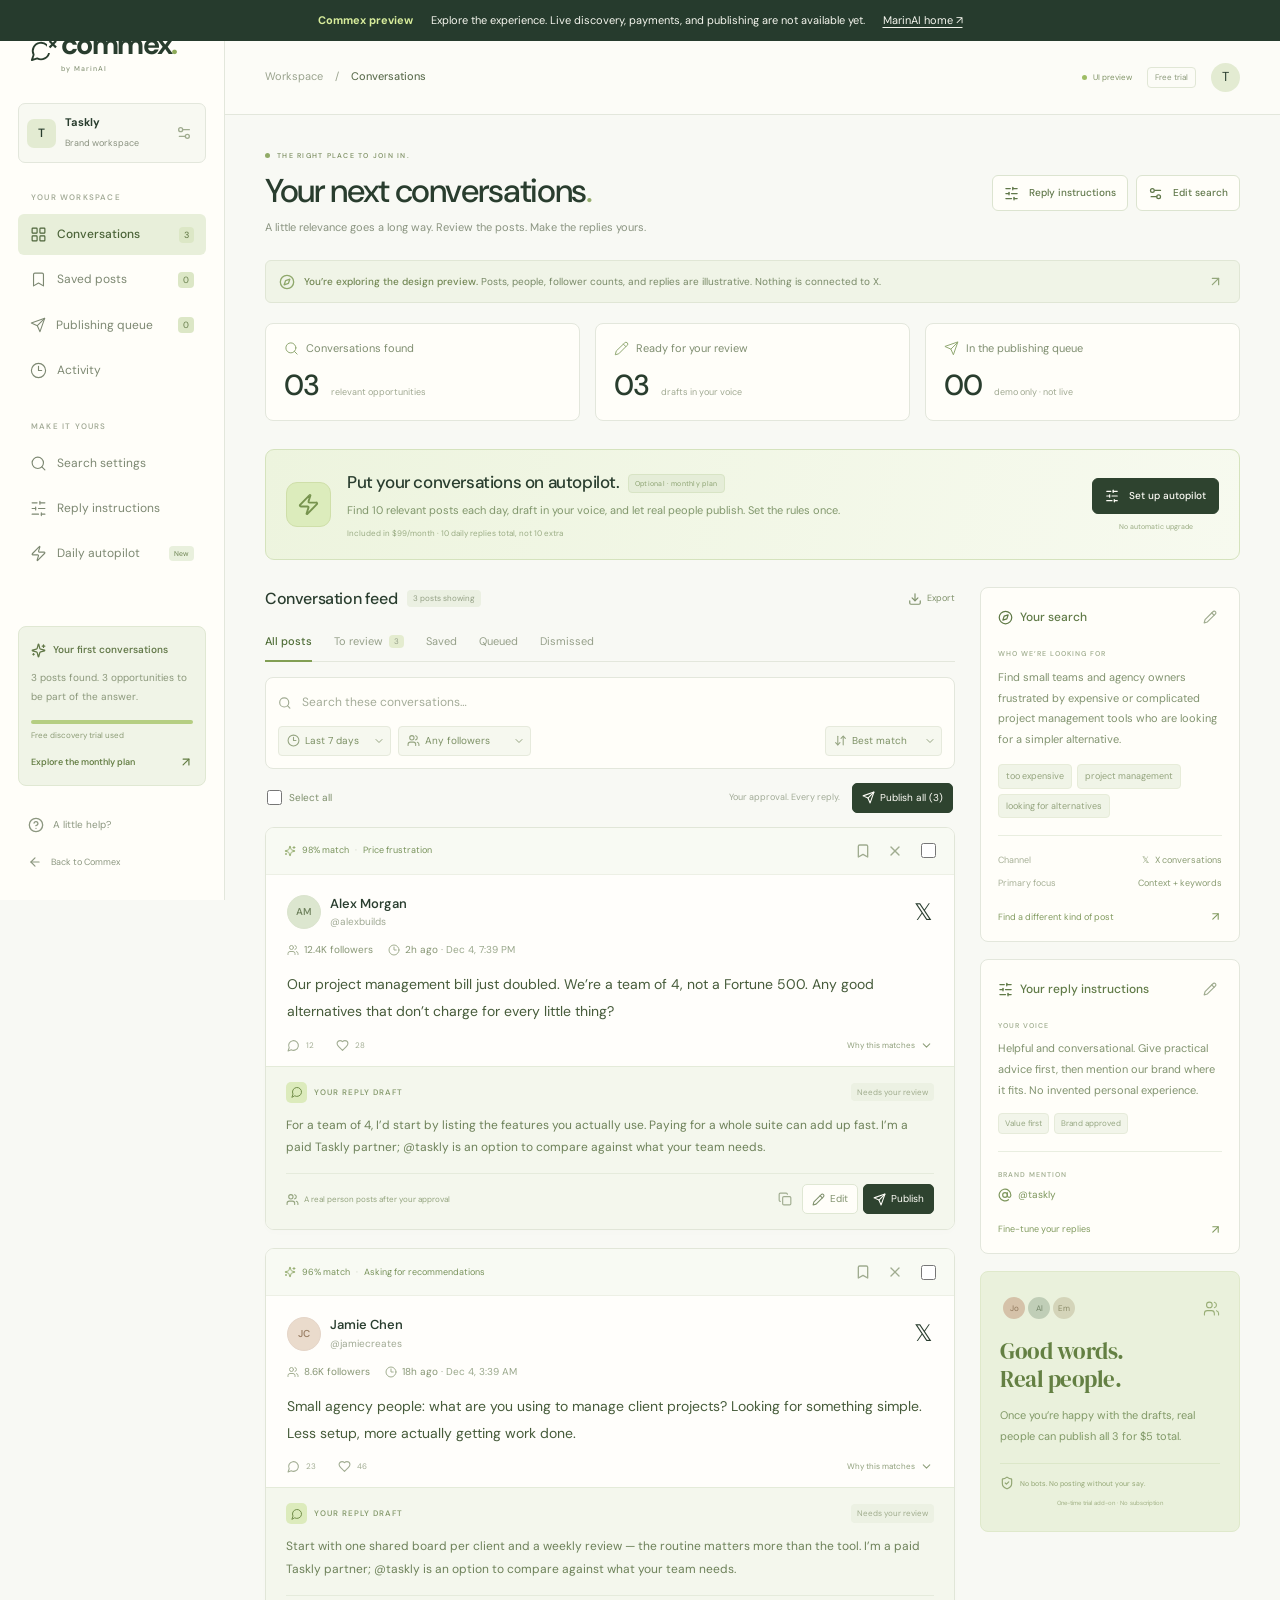
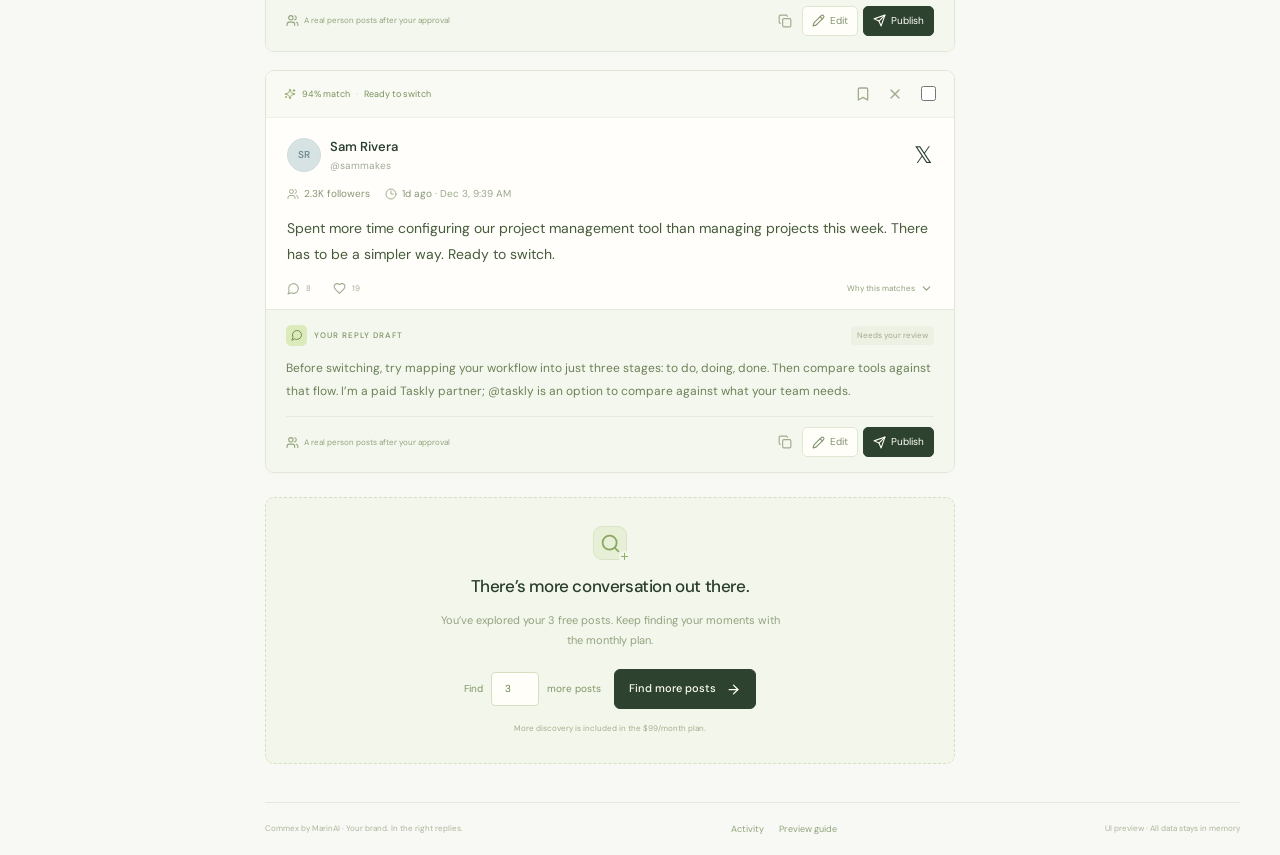
<file: commex/results/index.html>
<!DOCTYPE html><html lang="en"><head><meta charSet="utf-8"/><meta name="viewport" content="width=device-width, initial-scale=1"/><link rel="stylesheet" href="/commex/_next/static/css/d1161309cf5815f8.css" data-precedence="next"/><link rel="stylesheet" href="/commex/_next/static/css/d1ca3ba370a7f3f3.css" data-precedence="next"/><link rel="preload" as="script" fetchPriority="low" href="/commex/_next/static/chunks/webpack-2ee6e0388164533d.js"/><script src="/commex/_next/static/chunks/1dd3208c-de6a4d9435f2f66b.js" async=""></script><script src="/commex/_next/static/chunks/528-50d2c14435b7d249.js" async=""></script><script src="/commex/_next/static/chunks/main-app-8211d048bd38d552.js" async=""></script><script src="/commex/_next/static/chunks/650-fb450b89ebf64bf1.js" async=""></script><script src="/commex/_next/static/chunks/app/results/page-8484a633df879666.js" async=""></script><script src="/commex/_next/static/chunks/app/layout-d8f573696b1cc9e4.js" async=""></script><title>Conversation workspace — Commex UI preview</title><meta name="description" content="Explore the Commex results workspace with illustrative posts, editable replies, filters, and publishing previews."/><meta name="robots" content="noindex, nofollow"/><meta property="og:title" content="Commex — Your brand, recommended by real people on X."/><meta property="og:description" content="3 relevant posts. 3 helpful replies. Free to try. Real-person publishing for $5 once. A focused marketing product by MarinAI."/><meta property="og:url" content="https://marinai.xyz/commex/"/><meta property="og:type" content="website"/><meta name="twitter:card" content="summary"/><meta name="twitter:title" content="Commex — Your brand, recommended by real people on X."/><meta name="twitter:description" content="3 relevant posts. 3 helpful replies. Free to try. Real-person publishing for $5 once. A focused marketing product by MarinAI."/><link rel="icon" href="/commex/icon.svg?a109041684974a1d" type="image/svg+xml" sizes="any"/><script src="/commex/_next/static/chunks/polyfills-42372ed130431b0a.js" noModule=""></script></head><body><div class="commex-public-preview" role="note"><strong>Commex preview</strong><span>Explore the experience. Live discovery, payments, and publishing are not available yet.</span><a href="https://marinai.xyz/">MarinAI home ↗</a></div><div class="rw-app"><aside class="rw-sidebar"><a class="rw-logo" href="/commex/"><span><svg xmlns="http://www.w3.org/2000/svg" width="22" height="22" viewBox="0 0 24 24" fill="none" stroke="currentColor" stroke-width="2" stroke-linecap="round" stroke-linejoin="round" class="lucide lucide-message-circle"><path d="M7.9 20A9 9 0 1 0 4 16.1L2 22Z"></path></svg><i>×</i></span><div>commex<span>.</span><small>by MarinAI</small></div></a><div class="rw-workspace-switch"><span class="rw-brand-avatar">T</span><div><strong>Taskly</strong><span>Brand workspace</span></div><button class="rw-icon-btn" aria-label="Edit campaign"><svg xmlns="http://www.w3.org/2000/svg" width="16" height="16" viewBox="0 0 24 24" fill="none" stroke="currentColor" stroke-width="2" stroke-linecap="round" stroke-linejoin="round" class="lucide lucide-settings2"><path d="M20 7h-9"></path><path d="M14 17H5"></path><circle cx="17" cy="17" r="3"></circle><circle cx="7" cy="7" r="3"></circle></svg></button></div><span class="rw-nav-label">YOUR WORKSPACE</span><nav aria-label="Workspace navigation"><button class="active"><svg xmlns="http://www.w3.org/2000/svg" width="17" height="17" viewBox="0 0 24 24" fill="none" stroke="currentColor" stroke-width="2" stroke-linecap="round" stroke-linejoin="round" class="lucide lucide-layout-grid"><rect width="7" height="7" x="3" y="3" rx="1"></rect><rect width="7" height="7" x="14" y="3" rx="1"></rect><rect width="7" height="7" x="14" y="14" rx="1"></rect><rect width="7" height="7" x="3" y="14" rx="1"></rect></svg> Conversations <span>3</span></button><button class=""><svg xmlns="http://www.w3.org/2000/svg" width="17" height="17" viewBox="0 0 24 24" fill="none" stroke="currentColor" stroke-width="2" stroke-linecap="round" stroke-linejoin="round" class="lucide lucide-bookmark"><path d="m19 21-7-4-7 4V5a2 2 0 0 1 2-2h10a2 2 0 0 1 2 2v16z"></path></svg> Saved posts <span>0</span></button><button class=""><svg xmlns="http://www.w3.org/2000/svg" width="16" height="16" viewBox="0 0 24 24" fill="none" stroke="currentColor" stroke-width="2" stroke-linecap="round" stroke-linejoin="round" class="lucide lucide-send"><path d="m22 2-7 20-4-9-9-4Z"></path><path d="M22 2 11 13"></path></svg> Publishing queue <span>0</span></button><button><svg xmlns="http://www.w3.org/2000/svg" width="17" height="17" viewBox="0 0 24 24" fill="none" stroke="currentColor" stroke-width="2" stroke-linecap="round" stroke-linejoin="round" class="lucide lucide-clock3"><circle cx="12" cy="12" r="10"></circle><polyline points="12 6 12 12 16.5 12"></polyline></svg> Activity</button></nav><span class="rw-nav-label rw-second-label">MAKE IT YOURS</span><nav aria-label="Campaign settings"><button><svg xmlns="http://www.w3.org/2000/svg" width="17" height="17" viewBox="0 0 24 24" fill="none" stroke="currentColor" stroke-width="2" stroke-linecap="round" stroke-linejoin="round" class="lucide lucide-search"><circle cx="11" cy="11" r="8"></circle><path d="m21 21-4.3-4.3"></path></svg> Search settings</button><button><svg xmlns="http://www.w3.org/2000/svg" width="17" height="17" viewBox="0 0 24 24" fill="none" stroke="currentColor" stroke-width="2" stroke-linecap="round" stroke-linejoin="round" class="lucide lucide-sliders-horizontal"><line x1="21" x2="14" y1="4" y2="4"></line><line x1="10" x2="3" y1="4" y2="4"></line><line x1="21" x2="12" y1="12" y2="12"></line><line x1="8" x2="3" y1="12" y2="12"></line><line x1="21" x2="16" y1="20" y2="20"></line><line x1="12" x2="3" y1="20" y2="20"></line><line x1="14" x2="14" y1="2" y2="6"></line><line x1="8" x2="8" y1="10" y2="14"></line><line x1="16" x2="16" y1="18" y2="22"></line></svg> Reply instructions</button><button><svg xmlns="http://www.w3.org/2000/svg" width="17" height="17" viewBox="0 0 24 24" fill="none" stroke="currentColor" stroke-width="2" stroke-linecap="round" stroke-linejoin="round" class="lucide lucide-zap"><path d="M4 14a1 1 0 0 1-.78-1.63l9.9-10.2a.5.5 0 0 1 .86.46l-1.92 6.02A1 1 0 0 0 13 10h7a1 1 0 0 1 .78 1.63l-9.9 10.2a.5.5 0 0 1-.86-.46l1.92-6.02A1 1 0 0 0 11 14z"></path></svg> Daily autopilot <span class="rw-auto-nav-status">New</span></button></nav><div class="rw-sidebar-bottom"><div class="rw-plan-card"><div><svg xmlns="http://www.w3.org/2000/svg" width="15" height="15" viewBox="0 0 24 24" fill="none" stroke="currentColor" stroke-width="2" stroke-linecap="round" stroke-linejoin="round" class="lucide lucide-sparkles"><path d="M9.937 15.5A2 2 0 0 0 8.5 14.063l-6.135-1.582a.5.5 0 0 1 0-.962L8.5 9.936A2 2 0 0 0 9.937 8.5l1.582-6.135a.5.5 0 0 1 .963 0L14.063 8.5A2 2 0 0 0 15.5 9.937l6.135 1.581a.5.5 0 0 1 0 .964L15.5 14.063a2 2 0 0 0-1.437 1.437l-1.582 6.135a.5.5 0 0 1-.963 0z"></path><path d="M20 3v4"></path><path d="M22 5h-4"></path><path d="M4 17v2"></path><path d="M5 18H3"></path></svg><strong>Your first conversations</strong></div><p>3 posts found. 3 opportunities to be part of the answer.</p><div class="rw-progress"><span style="width:100%"></span></div><span>Free discovery trial used</span><button>Explore the monthly plan <svg xmlns="http://www.w3.org/2000/svg" width="14" height="14" viewBox="0 0 24 24" fill="none" stroke="currentColor" stroke-width="2" stroke-linecap="round" stroke-linejoin="round" class="lucide lucide-arrow-up-right"><path d="M7 7h10v10"></path><path d="M7 17 17 7"></path></svg></button></div><button class="rw-help"><svg xmlns="http://www.w3.org/2000/svg" width="16" height="16" viewBox="0 0 24 24" fill="none" stroke="currentColor" stroke-width="2" stroke-linecap="round" stroke-linejoin="round" class="lucide lucide-circle-help"><circle cx="12" cy="12" r="10"></circle><path d="M9.09 9a3 3 0 0 1 5.83 1c0 2-3 3-3 3"></path><path d="M12 17h.01"></path></svg> A little help?</button><a class="rw-back" href="/commex/"><svg xmlns="http://www.w3.org/2000/svg" width="14" height="14" viewBox="0 0 24 24" fill="none" stroke="currentColor" stroke-width="2" stroke-linecap="round" stroke-linejoin="round" class="lucide lucide-arrow-left"><path d="m12 19-7-7 7-7"></path><path d="M19 12H5"></path></svg> Back to Commex</a></div></aside><div class="rw-main"><header class="rw-topbar"><div class="rw-breadcrumb"><span>Workspace</span><span>/</span><strong>Conversations</strong></div><div class="rw-topbar-right"><span class="rw-preview-badge"><span></span> UI preview</span><span class="rw-plan-badge">Free trial</span><button class="rw-user-avatar" aria-label="Edit brand settings">T</button></div></header><div class="rw-content"><div class="rw-page-heading"><div><div class="rw-eyebrow"><span></span> THE RIGHT PLACE TO JOIN IN.</div><h1>Your next conversations<span>.</span></h1><p>A little relevance goes a long way. Review the posts. Make the replies yours.</p></div><div class="rw-page-heading-actions"><button class="rw-btn"><svg xmlns="http://www.w3.org/2000/svg" width="15" height="15" viewBox="0 0 24 24" fill="none" stroke="currentColor" stroke-width="2" stroke-linecap="round" stroke-linejoin="round" class="lucide lucide-sliders-horizontal"><line x1="21" x2="14" y1="4" y2="4"></line><line x1="10" x2="3" y1="4" y2="4"></line><line x1="21" x2="12" y1="12" y2="12"></line><line x1="8" x2="3" y1="12" y2="12"></line><line x1="21" x2="16" y1="20" y2="20"></line><line x1="12" x2="3" y1="20" y2="20"></line><line x1="14" x2="14" y1="2" y2="6"></line><line x1="8" x2="8" y1="10" y2="14"></line><line x1="16" x2="16" y1="18" y2="22"></line></svg> Reply instructions</button><button class="rw-btn"><svg xmlns="http://www.w3.org/2000/svg" width="15" height="15" viewBox="0 0 24 24" fill="none" stroke="currentColor" stroke-width="2" stroke-linecap="round" stroke-linejoin="round" class="lucide lucide-settings2"><path d="M20 7h-9"></path><path d="M14 17H5"></path><circle cx="17" cy="17" r="3"></circle><circle cx="7" cy="7" r="3"></circle></svg> Edit search</button></div></div><div class="rw-demo-banner"><svg xmlns="http://www.w3.org/2000/svg" width="16" height="16" viewBox="0 0 24 24" fill="none" stroke="currentColor" stroke-width="2" stroke-linecap="round" stroke-linejoin="round" class="lucide lucide-compass"><circle cx="12" cy="12" r="10"></circle><polygon points="16.24 7.76 14.12 14.12 7.76 16.24 9.88 9.88 16.24 7.76"></polygon></svg><span><strong>You’re exploring the design preview.</strong> Posts, people, follower counts, and replies are illustrative. Nothing is connected to X.</span><button aria-label="About this preview"><svg xmlns="http://www.w3.org/2000/svg" width="15" height="15" viewBox="0 0 24 24" fill="none" stroke="currentColor" stroke-width="2" stroke-linecap="round" stroke-linejoin="round" class="lucide lucide-arrow-up-right"><path d="M7 7h10v10"></path><path d="M7 17 17 7"></path></svg></button></div><div class="rw-stats"><div><span><svg xmlns="http://www.w3.org/2000/svg" width="15" height="15" viewBox="0 0 24 24" fill="none" stroke="currentColor" stroke-width="2" stroke-linecap="round" stroke-linejoin="round" class="lucide lucide-search"><circle cx="11" cy="11" r="8"></circle><path d="m21 21-4.3-4.3"></path></svg> Conversations found</span><strong>03<small>relevant opportunities</small></strong></div><div><span><svg xmlns="http://www.w3.org/2000/svg" width="15" height="15" viewBox="0 0 24 24" fill="none" stroke="currentColor" stroke-width="2" stroke-linecap="round" stroke-linejoin="round" class="lucide lucide-pencil"><path d="M17 3a2.85 2.83 0 1 1 4 4L7.5 20.5 2 22l1.5-5.5Z"></path><path d="m15 5 4 4"></path></svg> Ready for your review</span><strong>03<small>drafts in your voice</small></strong></div><div><span><svg xmlns="http://www.w3.org/2000/svg" width="15" height="15" viewBox="0 0 24 24" fill="none" stroke="currentColor" stroke-width="2" stroke-linecap="round" stroke-linejoin="round" class="lucide lucide-send"><path d="m22 2-7 20-4-9-9-4Z"></path><path d="M22 2 11 13"></path></svg> In the publishing queue</span><strong>00<small>demo only · not live</small></strong></div></div><section class="rw-autopilot-card " aria-label="Daily autopilot"><div class="rw-autopilot-symbol"><svg xmlns="http://www.w3.org/2000/svg" width="23" height="23" viewBox="0 0 24 24" fill="none" stroke="currentColor" stroke-width="2" stroke-linecap="round" stroke-linejoin="round" class="lucide lucide-zap"><path d="M4 14a1 1 0 0 1-.78-1.63l9.9-10.2a.5.5 0 0 1 .86.46l-1.92 6.02A1 1 0 0 0 13 10h7a1 1 0 0 1 .78 1.63l-9.9 10.2a.5.5 0 0 1-.86-.46l1.92-6.02A1 1 0 0 0 11 14z"></path></svg></div><div class="rw-autopilot-copy"><div class="rw-autopilot-title"><h2>Put your conversations on autopilot.</h2><span class="rw-autopilot-status off">Optional · monthly plan</span></div><p>Find 10 relevant posts each day, draft in your voice, and let real people publish. Set the rules once.</p><span class="rw-autopilot-caption">Included in $99/month · 10 daily replies total, not 10 extra</span></div><div class="rw-autopilot-actions"><button class="rw-btn primary"><svg xmlns="http://www.w3.org/2000/svg" width="14" height="14" viewBox="0 0 24 24" fill="none" stroke="currentColor" stroke-width="2" stroke-linecap="round" stroke-linejoin="round" class="lucide lucide-sliders-horizontal"><line x1="21" x2="14" y1="4" y2="4"></line><line x1="10" x2="3" y1="4" y2="4"></line><line x1="21" x2="12" y1="12" y2="12"></line><line x1="8" x2="3" y1="12" y2="12"></line><line x1="21" x2="16" y1="20" y2="20"></line><line x1="12" x2="3" y1="20" y2="20"></line><line x1="14" x2="14" y1="2" y2="6"></line><line x1="8" x2="8" y1="10" y2="14"></line><line x1="16" x2="16" y1="18" y2="22"></line></svg>Set up autopilot</button><span>No automatic upgrade</span></div></section><div class="rw-workbench"><section class="rw-feed-column" aria-label="Conversation results"><div class="rw-feed-heading"><div><h2>Conversation feed</h2><span>3<!-- --> <!-- -->posts<!-- --> showing</span></div><button class="rw-text-btn"><svg xmlns="http://www.w3.org/2000/svg" width="14" height="14" viewBox="0 0 24 24" fill="none" stroke="currentColor" stroke-width="2" stroke-linecap="round" stroke-linejoin="round" class="lucide lucide-download"><path d="M21 15v4a2 2 0 0 1-2 2H5a2 2 0 0 1-2-2v-4"></path><polyline points="7 10 12 15 17 10"></polyline><line x1="12" x2="12" y1="15" y2="3"></line></svg> Export</button></div><div class="rw-tabs" aria-label="Filter by reply status"><button class="active" aria-pressed="true">All posts</button><button class="" aria-pressed="false">To review<span>3</span></button><button class="" aria-pressed="false">Saved</button><button class="" aria-pressed="false">Queued</button><button class="" aria-pressed="false">Dismissed</button></div><div class="rw-filters"><div class="rw-filter-search"><svg xmlns="http://www.w3.org/2000/svg" width="14" height="14" viewBox="0 0 24 24" fill="none" stroke="currentColor" stroke-width="2" stroke-linecap="round" stroke-linejoin="round" class="lucide lucide-search"><circle cx="11" cy="11" r="8"></circle><path d="m21 21-4.3-4.3"></path></svg><input aria-label="Search current results" placeholder="Search these conversations…" value=""/></div><div class="rw-filter-controls"><label><svg xmlns="http://www.w3.org/2000/svg" width="13" height="13" viewBox="0 0 24 24" fill="none" stroke="currentColor" stroke-width="2" stroke-linecap="round" stroke-linejoin="round" class="lucide lucide-clock3"><circle cx="12" cy="12" r="10"></circle><polyline points="12 6 12 12 16.5 12"></polyline></svg><select aria-label="Post age"><option value="24">Last 24 hours</option><option value="48">Last 2 days</option><option value="168" selected="">Last 7 days</option></select><svg xmlns="http://www.w3.org/2000/svg" width="12" height="12" viewBox="0 0 24 24" fill="none" stroke="currentColor" stroke-width="2" stroke-linecap="round" stroke-linejoin="round" class="lucide lucide-chevron-down"><path d="m6 9 6 6 6-6"></path></svg></label><label><svg xmlns="http://www.w3.org/2000/svg" width="13" height="13" viewBox="0 0 24 24" fill="none" stroke="currentColor" stroke-width="2" stroke-linecap="round" stroke-linejoin="round" class="lucide lucide-users"><path d="M16 21v-2a4 4 0 0 0-4-4H6a4 4 0 0 0-4 4v2"></path><circle cx="9" cy="7" r="4"></circle><path d="M22 21v-2a4 4 0 0 0-3-3.87"></path><path d="M16 3.13a4 4 0 0 1 0 7.75"></path></svg><select aria-label="Minimum followers"><option value="0" selected="">Any followers</option><option value="1000">1,000+ followers</option><option value="5000">5,000+ followers</option><option value="10000">10,000+ followers</option><option value="custom">Custom minimum</option></select><svg xmlns="http://www.w3.org/2000/svg" width="12" height="12" viewBox="0 0 24 24" fill="none" stroke="currentColor" stroke-width="2" stroke-linecap="round" stroke-linejoin="round" class="lucide lucide-chevron-down"><path d="m6 9 6 6 6-6"></path></svg></label><label class="rw-sort"><svg xmlns="http://www.w3.org/2000/svg" width="13" height="13" viewBox="0 0 24 24" fill="none" stroke="currentColor" stroke-width="2" stroke-linecap="round" stroke-linejoin="round" class="lucide lucide-arrow-down-up"><path d="m3 16 4 4 4-4"></path><path d="M7 20V4"></path><path d="m21 8-4-4-4 4"></path><path d="M17 4v16"></path></svg><select aria-label="Sort results"><option value="relevance" selected="">Best match</option><option value="newest">Newest first</option><option value="followers">Most followers</option></select><svg xmlns="http://www.w3.org/2000/svg" width="12" height="12" viewBox="0 0 24 24" fill="none" stroke="currentColor" stroke-width="2" stroke-linecap="round" stroke-linejoin="round" class="lucide lucide-chevron-down"><path d="m6 9 6 6 6-6"></path></svg></label></div></div><div class="rw-bulk-bar"><label><input type="checkbox" aria-label="Select all visible drafts"/><span>Select all</span></label><span class="rw-bulk-hint">Your approval. Every reply.</span><button class="rw-small-btn primary"><svg xmlns="http://www.w3.org/2000/svg" width="13" height="13" viewBox="0 0 24 24" fill="none" stroke="currentColor" stroke-width="2" stroke-linecap="round" stroke-linejoin="round" class="lucide lucide-send"><path d="m22 2-7 20-4-9-9-4Z"></path><path d="M22 2 11 13"></path></svg>Publish all (3)</button></div><div class="rw-feed-list"><article class="rw-feed-card " aria-label="Post by Alex Morgan"><div class="rw-card-top"><div class="rw-match"><svg xmlns="http://www.w3.org/2000/svg" width="12" height="12" viewBox="0 0 24 24" fill="none" stroke="currentColor" stroke-width="2" stroke-linecap="round" stroke-linejoin="round" class="lucide lucide-sparkles"><path d="M9.937 15.5A2 2 0 0 0 8.5 14.063l-6.135-1.582a.5.5 0 0 1 0-.962L8.5 9.936A2 2 0 0 0 9.937 8.5l1.582-6.135a.5.5 0 0 1 .963 0L14.063 8.5A2 2 0 0 0 15.5 9.937l6.135 1.581a.5.5 0 0 1 0 .964L15.5 14.063a2 2 0 0 0-1.437 1.437l-1.582 6.135a.5.5 0 0 1-.963 0z"></path><path d="M20 3v4"></path><path d="M22 5h-4"></path><path d="M4 17v2"></path><path d="M5 18H3"></path></svg>98<!-- -->% match<span>·</span>Price frustration</div><div class="rw-card-tools"><button class="rw-icon-btn " aria-label="Save post by Alex Morgan" aria-pressed="false"><svg xmlns="http://www.w3.org/2000/svg" width="16" height="16" viewBox="0 0 24 24" fill="none" stroke="currentColor" stroke-width="2" stroke-linecap="round" stroke-linejoin="round" class="lucide lucide-bookmark"><path d="m19 21-7-4-7 4V5a2 2 0 0 1 2-2h10a2 2 0 0 1 2 2v16z"></path></svg></button><button class="rw-icon-btn" aria-label="Dismiss post by Alex Morgan"><svg xmlns="http://www.w3.org/2000/svg" width="16" height="16" viewBox="0 0 24 24" fill="none" stroke="currentColor" stroke-width="2" stroke-linecap="round" stroke-linejoin="round" class="lucide lucide-x"><path d="M18 6 6 18"></path><path d="m6 6 12 12"></path></svg></button><input type="checkbox" aria-label="Select post by Alex Morgan"/></div></div><div class="rw-post-content"><div class="rw-author"><div class="rw-avatar sage">AM</div><div><strong>Alex Morgan</strong><span>@<!-- -->alexbuilds</span></div><span class="rw-x">𝕏</span></div><div class="rw-post-meta"><span><svg xmlns="http://www.w3.org/2000/svg" width="12" height="12" viewBox="0 0 24 24" fill="none" stroke="currentColor" stroke-width="2" stroke-linecap="round" stroke-linejoin="round" class="lucide lucide-users"><path d="M16 21v-2a4 4 0 0 0-4-4H6a4 4 0 0 0-4 4v2"></path><circle cx="9" cy="7" r="4"></circle><path d="M22 21v-2a4 4 0 0 0-3-3.87"></path><path d="M16 3.13a4 4 0 0 1 0 7.75"></path></svg>12.4K<!-- --> followers</span><span><svg xmlns="http://www.w3.org/2000/svg" width="12" height="12" viewBox="0 0 24 24" fill="none" stroke="currentColor" stroke-width="2" stroke-linecap="round" stroke-linejoin="round" class="lucide lucide-clock3"><circle cx="12" cy="12" r="10"></circle><polyline points="12 6 12 12 16.5 12"></polyline></svg><time dateTime="2026-08-12T10:00:00.000Z" title="Aug 12, 11:00 AM">2h ago<!-- --> <span class="rw-exact-time">· <!-- -->Aug 12, 11:00 AM</span></time></span></div><p class="rw-post-body">Our project management bill just doubled. We’re a team of 4, not a Fortune 500. Any good alternatives that don’t charge for every little thing?</p><div class="rw-engagement"><span><svg xmlns="http://www.w3.org/2000/svg" width="13" height="13" viewBox="0 0 24 24" fill="none" stroke="currentColor" stroke-width="2" stroke-linecap="round" stroke-linejoin="round" class="lucide lucide-message-circle"><path d="M7.9 20A9 9 0 1 0 4 16.1L2 22Z"></path></svg>12</span><span><svg xmlns="http://www.w3.org/2000/svg" width="13" height="13" viewBox="0 0 24 24" fill="none" stroke="currentColor" stroke-width="2" stroke-linecap="round" stroke-linejoin="round" class="lucide lucide-heart"><path d="M19 14c1.49-1.46 3-3.21 3-5.5A5.5 5.5 0 0 0 16.5 3c-1.76 0-3 .5-4.5 2-1.5-1.5-2.74-2-4.5-2A5.5 5.5 0 0 0 2 8.5c0 2.3 1.5 4.05 3 5.5l7 7Z"></path></svg>28</span><button aria-expanded="false" aria-controls="why-1">Why this matches <svg xmlns="http://www.w3.org/2000/svg" width="13" height="13" viewBox="0 0 24 24" fill="none" stroke="currentColor" stroke-width="2" stroke-linecap="round" stroke-linejoin="round" class="lucide lucide-chevron-down"><path d="m6 9 6 6 6-6"></path></svg></button></div></div><div class="rw-draft-block"><div class="rw-draft-heading"><span><span class="rw-mini-brand"><svg xmlns="http://www.w3.org/2000/svg" width="12" height="12" viewBox="0 0 24 24" fill="none" stroke="currentColor" stroke-width="2" stroke-linecap="round" stroke-linejoin="round" class="lucide lucide-message-circle"><path d="M7.9 20A9 9 0 1 0 4 16.1L2 22Z"></path></svg></span>YOUR REPLY DRAFT</span><span class="rw-status draft">Needs your review</span></div><p class="rw-draft-text">For a team of 4, I’d start by listing the features you actually use. Paying for a whole suite can add up fast. I’m a paid Taskly partner; @taskly is an option to compare against what your team needs.</p><div class="rw-draft-footer"><span class="rw-human-note"><svg xmlns="http://www.w3.org/2000/svg" width="13" height="13" viewBox="0 0 24 24" fill="none" stroke="currentColor" stroke-width="2" stroke-linecap="round" stroke-linejoin="round" class="lucide lucide-users"><path d="M16 21v-2a4 4 0 0 0-4-4H6a4 4 0 0 0-4 4v2"></path><circle cx="9" cy="7" r="4"></circle><path d="M22 21v-2a4 4 0 0 0-3-3.87"></path><path d="M16 3.13a4 4 0 0 1 0 7.75"></path></svg>A real person posts after your approval</span><div><button class="rw-icon-btn" aria-label="Copy reply to Alex Morgan"><svg xmlns="http://www.w3.org/2000/svg" width="14" height="14" viewBox="0 0 24 24" fill="none" stroke="currentColor" stroke-width="2" stroke-linecap="round" stroke-linejoin="round" class="lucide lucide-copy"><rect width="14" height="14" x="8" y="8" rx="2" ry="2"></rect><path d="M4 16c-1.1 0-2-.9-2-2V4c0-1.1.9-2 2-2h10c1.1 0 2 .9 2 2"></path></svg></button><button class="rw-small-btn" aria-label="Edit reply to Alex Morgan"><svg xmlns="http://www.w3.org/2000/svg" width="13" height="13" viewBox="0 0 24 24" fill="none" stroke="currentColor" stroke-width="2" stroke-linecap="round" stroke-linejoin="round" class="lucide lucide-pencil"><path d="M17 3a2.85 2.83 0 1 1 4 4L7.5 20.5 2 22l1.5-5.5Z"></path><path d="m15 5 4 4"></path></svg><span>Edit</span></button><button class="rw-small-btn primary"><svg xmlns="http://www.w3.org/2000/svg" width="13" height="13" viewBox="0 0 24 24" fill="none" stroke="currentColor" stroke-width="2" stroke-linecap="round" stroke-linejoin="round" class="lucide lucide-send"><path d="m22 2-7 20-4-9-9-4Z"></path><path d="M22 2 11 13"></path></svg> Publish</button></div></div></div></article><article class="rw-feed-card " aria-label="Post by Jamie Chen"><div class="rw-card-top"><div class="rw-match"><svg xmlns="http://www.w3.org/2000/svg" width="12" height="12" viewBox="0 0 24 24" fill="none" stroke="currentColor" stroke-width="2" stroke-linecap="round" stroke-linejoin="round" class="lucide lucide-sparkles"><path d="M9.937 15.5A2 2 0 0 0 8.5 14.063l-6.135-1.582a.5.5 0 0 1 0-.962L8.5 9.936A2 2 0 0 0 9.937 8.5l1.582-6.135a.5.5 0 0 1 .963 0L14.063 8.5A2 2 0 0 0 15.5 9.937l6.135 1.581a.5.5 0 0 1 0 .964L15.5 14.063a2 2 0 0 0-1.437 1.437l-1.582 6.135a.5.5 0 0 1-.963 0z"></path><path d="M20 3v4"></path><path d="M22 5h-4"></path><path d="M4 17v2"></path><path d="M5 18H3"></path></svg>96<!-- -->% match<span>·</span>Asking for recommendations</div><div class="rw-card-tools"><button class="rw-icon-btn " aria-label="Save post by Jamie Chen" aria-pressed="false"><svg xmlns="http://www.w3.org/2000/svg" width="16" height="16" viewBox="0 0 24 24" fill="none" stroke="currentColor" stroke-width="2" stroke-linecap="round" stroke-linejoin="round" class="lucide lucide-bookmark"><path d="m19 21-7-4-7 4V5a2 2 0 0 1 2-2h10a2 2 0 0 1 2 2v16z"></path></svg></button><button class="rw-icon-btn" aria-label="Dismiss post by Jamie Chen"><svg xmlns="http://www.w3.org/2000/svg" width="16" height="16" viewBox="0 0 24 24" fill="none" stroke="currentColor" stroke-width="2" stroke-linecap="round" stroke-linejoin="round" class="lucide lucide-x"><path d="M18 6 6 18"></path><path d="m6 6 12 12"></path></svg></button><input type="checkbox" aria-label="Select post by Jamie Chen"/></div></div><div class="rw-post-content"><div class="rw-author"><div class="rw-avatar peach">JC</div><div><strong>Jamie Chen</strong><span>@<!-- -->jamiecreates</span></div><span class="rw-x">𝕏</span></div><div class="rw-post-meta"><span><svg xmlns="http://www.w3.org/2000/svg" width="12" height="12" viewBox="0 0 24 24" fill="none" stroke="currentColor" stroke-width="2" stroke-linecap="round" stroke-linejoin="round" class="lucide lucide-users"><path d="M16 21v-2a4 4 0 0 0-4-4H6a4 4 0 0 0-4 4v2"></path><circle cx="9" cy="7" r="4"></circle><path d="M22 21v-2a4 4 0 0 0-3-3.87"></path><path d="M16 3.13a4 4 0 0 1 0 7.75"></path></svg>8.6K<!-- --> followers</span><span><svg xmlns="http://www.w3.org/2000/svg" width="12" height="12" viewBox="0 0 24 24" fill="none" stroke="currentColor" stroke-width="2" stroke-linecap="round" stroke-linejoin="round" class="lucide lucide-clock3"><circle cx="12" cy="12" r="10"></circle><polyline points="12 6 12 12 16.5 12"></polyline></svg><time dateTime="2026-08-11T18:00:00.000Z" title="Aug 11, 7:00 PM">18h ago<!-- --> <span class="rw-exact-time">· <!-- -->Aug 11, 7:00 PM</span></time></span></div><p class="rw-post-body">Small agency people: what are you using to manage client projects? Looking for something simple. Less setup, more actually getting work done.</p><div class="rw-engagement"><span><svg xmlns="http://www.w3.org/2000/svg" width="13" height="13" viewBox="0 0 24 24" fill="none" stroke="currentColor" stroke-width="2" stroke-linecap="round" stroke-linejoin="round" class="lucide lucide-message-circle"><path d="M7.9 20A9 9 0 1 0 4 16.1L2 22Z"></path></svg>23</span><span><svg xmlns="http://www.w3.org/2000/svg" width="13" height="13" viewBox="0 0 24 24" fill="none" stroke="currentColor" stroke-width="2" stroke-linecap="round" stroke-linejoin="round" class="lucide lucide-heart"><path d="M19 14c1.49-1.46 3-3.21 3-5.5A5.5 5.5 0 0 0 16.5 3c-1.76 0-3 .5-4.5 2-1.5-1.5-2.74-2-4.5-2A5.5 5.5 0 0 0 2 8.5c0 2.3 1.5 4.05 3 5.5l7 7Z"></path></svg>46</span><button aria-expanded="false" aria-controls="why-2">Why this matches <svg xmlns="http://www.w3.org/2000/svg" width="13" height="13" viewBox="0 0 24 24" fill="none" stroke="currentColor" stroke-width="2" stroke-linecap="round" stroke-linejoin="round" class="lucide lucide-chevron-down"><path d="m6 9 6 6 6-6"></path></svg></button></div></div><div class="rw-draft-block"><div class="rw-draft-heading"><span><span class="rw-mini-brand"><svg xmlns="http://www.w3.org/2000/svg" width="12" height="12" viewBox="0 0 24 24" fill="none" stroke="currentColor" stroke-width="2" stroke-linecap="round" stroke-linejoin="round" class="lucide lucide-message-circle"><path d="M7.9 20A9 9 0 1 0 4 16.1L2 22Z"></path></svg></span>YOUR REPLY DRAFT</span><span class="rw-status draft">Needs your review</span></div><p class="rw-draft-text">Start with one shared board per client and a weekly review — the routine matters more than the tool. I’m a paid Taskly partner; @taskly is an option to compare against what your team needs.</p><div class="rw-draft-footer"><span class="rw-human-note"><svg xmlns="http://www.w3.org/2000/svg" width="13" height="13" viewBox="0 0 24 24" fill="none" stroke="currentColor" stroke-width="2" stroke-linecap="round" stroke-linejoin="round" class="lucide lucide-users"><path d="M16 21v-2a4 4 0 0 0-4-4H6a4 4 0 0 0-4 4v2"></path><circle cx="9" cy="7" r="4"></circle><path d="M22 21v-2a4 4 0 0 0-3-3.87"></path><path d="M16 3.13a4 4 0 0 1 0 7.75"></path></svg>A real person posts after your approval</span><div><button class="rw-icon-btn" aria-label="Copy reply to Jamie Chen"><svg xmlns="http://www.w3.org/2000/svg" width="14" height="14" viewBox="0 0 24 24" fill="none" stroke="currentColor" stroke-width="2" stroke-linecap="round" stroke-linejoin="round" class="lucide lucide-copy"><rect width="14" height="14" x="8" y="8" rx="2" ry="2"></rect><path d="M4 16c-1.1 0-2-.9-2-2V4c0-1.1.9-2 2-2h10c1.1 0 2 .9 2 2"></path></svg></button><button class="rw-small-btn" aria-label="Edit reply to Jamie Chen"><svg xmlns="http://www.w3.org/2000/svg" width="13" height="13" viewBox="0 0 24 24" fill="none" stroke="currentColor" stroke-width="2" stroke-linecap="round" stroke-linejoin="round" class="lucide lucide-pencil"><path d="M17 3a2.85 2.83 0 1 1 4 4L7.5 20.5 2 22l1.5-5.5Z"></path><path d="m15 5 4 4"></path></svg><span>Edit</span></button><button class="rw-small-btn primary"><svg xmlns="http://www.w3.org/2000/svg" width="13" height="13" viewBox="0 0 24 24" fill="none" stroke="currentColor" stroke-width="2" stroke-linecap="round" stroke-linejoin="round" class="lucide lucide-send"><path d="m22 2-7 20-4-9-9-4Z"></path><path d="M22 2 11 13"></path></svg> Publish</button></div></div></div></article><article class="rw-feed-card " aria-label="Post by Sam Rivera"><div class="rw-card-top"><div class="rw-match"><svg xmlns="http://www.w3.org/2000/svg" width="12" height="12" viewBox="0 0 24 24" fill="none" stroke="currentColor" stroke-width="2" stroke-linecap="round" stroke-linejoin="round" class="lucide lucide-sparkles"><path d="M9.937 15.5A2 2 0 0 0 8.5 14.063l-6.135-1.582a.5.5 0 0 1 0-.962L8.5 9.936A2 2 0 0 0 9.937 8.5l1.582-6.135a.5.5 0 0 1 .963 0L14.063 8.5A2 2 0 0 0 15.5 9.937l6.135 1.581a.5.5 0 0 1 0 .964L15.5 14.063a2 2 0 0 0-1.437 1.437l-1.582 6.135a.5.5 0 0 1-.963 0z"></path><path d="M20 3v4"></path><path d="M22 5h-4"></path><path d="M4 17v2"></path><path d="M5 18H3"></path></svg>94<!-- -->% match<span>·</span>Ready to switch</div><div class="rw-card-tools"><button class="rw-icon-btn " aria-label="Save post by Sam Rivera" aria-pressed="false"><svg xmlns="http://www.w3.org/2000/svg" width="16" height="16" viewBox="0 0 24 24" fill="none" stroke="currentColor" stroke-width="2" stroke-linecap="round" stroke-linejoin="round" class="lucide lucide-bookmark"><path d="m19 21-7-4-7 4V5a2 2 0 0 1 2-2h10a2 2 0 0 1 2 2v16z"></path></svg></button><button class="rw-icon-btn" aria-label="Dismiss post by Sam Rivera"><svg xmlns="http://www.w3.org/2000/svg" width="16" height="16" viewBox="0 0 24 24" fill="none" stroke="currentColor" stroke-width="2" stroke-linecap="round" stroke-linejoin="round" class="lucide lucide-x"><path d="M18 6 6 18"></path><path d="m6 6 12 12"></path></svg></button><input type="checkbox" aria-label="Select post by Sam Rivera"/></div></div><div class="rw-post-content"><div class="rw-author"><div class="rw-avatar blue">SR</div><div><strong>Sam Rivera</strong><span>@<!-- -->sammakes</span></div><span class="rw-x">𝕏</span></div><div class="rw-post-meta"><span><svg xmlns="http://www.w3.org/2000/svg" width="12" height="12" viewBox="0 0 24 24" fill="none" stroke="currentColor" stroke-width="2" stroke-linecap="round" stroke-linejoin="round" class="lucide lucide-users"><path d="M16 21v-2a4 4 0 0 0-4-4H6a4 4 0 0 0-4 4v2"></path><circle cx="9" cy="7" r="4"></circle><path d="M22 21v-2a4 4 0 0 0-3-3.87"></path><path d="M16 3.13a4 4 0 0 1 0 7.75"></path></svg>2.3K<!-- --> followers</span><span><svg xmlns="http://www.w3.org/2000/svg" width="12" height="12" viewBox="0 0 24 24" fill="none" stroke="currentColor" stroke-width="2" stroke-linecap="round" stroke-linejoin="round" class="lucide lucide-clock3"><circle cx="12" cy="12" r="10"></circle><polyline points="12 6 12 12 16.5 12"></polyline></svg><time dateTime="2026-08-11T00:00:00.000Z" title="Aug 11, 1:00 AM">1d ago<!-- --> <span class="rw-exact-time">· <!-- -->Aug 11, 1:00 AM</span></time></span></div><p class="rw-post-body">Spent more time configuring our project management tool than managing projects this week. There has to be a simpler way. Ready to switch.</p><div class="rw-engagement"><span><svg xmlns="http://www.w3.org/2000/svg" width="13" height="13" viewBox="0 0 24 24" fill="none" stroke="currentColor" stroke-width="2" stroke-linecap="round" stroke-linejoin="round" class="lucide lucide-message-circle"><path d="M7.9 20A9 9 0 1 0 4 16.1L2 22Z"></path></svg>8</span><span><svg xmlns="http://www.w3.org/2000/svg" width="13" height="13" viewBox="0 0 24 24" fill="none" stroke="currentColor" stroke-width="2" stroke-linecap="round" stroke-linejoin="round" class="lucide lucide-heart"><path d="M19 14c1.49-1.46 3-3.21 3-5.5A5.5 5.5 0 0 0 16.5 3c-1.76 0-3 .5-4.5 2-1.5-1.5-2.74-2-4.5-2A5.5 5.5 0 0 0 2 8.5c0 2.3 1.5 4.05 3 5.5l7 7Z"></path></svg>19</span><button aria-expanded="false" aria-controls="why-3">Why this matches <svg xmlns="http://www.w3.org/2000/svg" width="13" height="13" viewBox="0 0 24 24" fill="none" stroke="currentColor" stroke-width="2" stroke-linecap="round" stroke-linejoin="round" class="lucide lucide-chevron-down"><path d="m6 9 6 6 6-6"></path></svg></button></div></div><div class="rw-draft-block"><div class="rw-draft-heading"><span><span class="rw-mini-brand"><svg xmlns="http://www.w3.org/2000/svg" width="12" height="12" viewBox="0 0 24 24" fill="none" stroke="currentColor" stroke-width="2" stroke-linecap="round" stroke-linejoin="round" class="lucide lucide-message-circle"><path d="M7.9 20A9 9 0 1 0 4 16.1L2 22Z"></path></svg></span>YOUR REPLY DRAFT</span><span class="rw-status draft">Needs your review</span></div><p class="rw-draft-text">Before switching, try mapping your workflow into just three stages: to do, doing, done. Then compare tools against that flow. I’m a paid Taskly partner; @taskly is an option to compare against what your team needs.</p><div class="rw-draft-footer"><span class="rw-human-note"><svg xmlns="http://www.w3.org/2000/svg" width="13" height="13" viewBox="0 0 24 24" fill="none" stroke="currentColor" stroke-width="2" stroke-linecap="round" stroke-linejoin="round" class="lucide lucide-users"><path d="M16 21v-2a4 4 0 0 0-4-4H6a4 4 0 0 0-4 4v2"></path><circle cx="9" cy="7" r="4"></circle><path d="M22 21v-2a4 4 0 0 0-3-3.87"></path><path d="M16 3.13a4 4 0 0 1 0 7.75"></path></svg>A real person posts after your approval</span><div><button class="rw-icon-btn" aria-label="Copy reply to Sam Rivera"><svg xmlns="http://www.w3.org/2000/svg" width="14" height="14" viewBox="0 0 24 24" fill="none" stroke="currentColor" stroke-width="2" stroke-linecap="round" stroke-linejoin="round" class="lucide lucide-copy"><rect width="14" height="14" x="8" y="8" rx="2" ry="2"></rect><path d="M4 16c-1.1 0-2-.9-2-2V4c0-1.1.9-2 2-2h10c1.1 0 2 .9 2 2"></path></svg></button><button class="rw-small-btn" aria-label="Edit reply to Sam Rivera"><svg xmlns="http://www.w3.org/2000/svg" width="13" height="13" viewBox="0 0 24 24" fill="none" stroke="currentColor" stroke-width="2" stroke-linecap="round" stroke-linejoin="round" class="lucide lucide-pencil"><path d="M17 3a2.85 2.83 0 1 1 4 4L7.5 20.5 2 22l1.5-5.5Z"></path><path d="m15 5 4 4"></path></svg><span>Edit</span></button><button class="rw-small-btn primary"><svg xmlns="http://www.w3.org/2000/svg" width="13" height="13" viewBox="0 0 24 24" fill="none" stroke="currentColor" stroke-width="2" stroke-linecap="round" stroke-linejoin="round" class="lucide lucide-send"><path d="m22 2-7 20-4-9-9-4Z"></path><path d="M22 2 11 13"></path></svg> Publish</button></div></div></div></article></div><div class="rw-find-more"><div class="rw-find-icon"><svg xmlns="http://www.w3.org/2000/svg" width="21" height="21" viewBox="0 0 24 24" fill="none" stroke="currentColor" stroke-width="2" stroke-linecap="round" stroke-linejoin="round" class="lucide lucide-search"><circle cx="11" cy="11" r="8"></circle><path d="m21 21-4.3-4.3"></path></svg><svg xmlns="http://www.w3.org/2000/svg" width="11" height="11" viewBox="0 0 24 24" fill="none" stroke="currentColor" stroke-width="2" stroke-linecap="round" stroke-linejoin="round" class="lucide lucide-plus"><path d="M5 12h14"></path><path d="M12 5v14"></path></svg></div><h3>There’s more conversation out there.</h3><p>You’ve explored your 3 free posts. Keep finding your moments with the monthly plan.</p><div><label>Find <input aria-label="Number of additional posts" type="number" min="1" max="20" step="1" value="3"/> more posts</label><button class="rw-btn primary">Find more posts <svg xmlns="http://www.w3.org/2000/svg" width="15" height="15" viewBox="0 0 24 24" fill="none" stroke="currentColor" stroke-width="2" stroke-linecap="round" stroke-linejoin="round" class="lucide lucide-arrow-right"><path d="M5 12h14"></path><path d="m12 5 7 7-7 7"></path></svg></button></div><span>More discovery is included in the $99/month plan.</span></div></section><aside class="rw-context-column"><div class="rw-context-card"><div class="rw-panel-heading"><span><svg xmlns="http://www.w3.org/2000/svg" width="15" height="15" viewBox="0 0 24 24" fill="none" stroke="currentColor" stroke-width="2" stroke-linecap="round" stroke-linejoin="round" class="lucide lucide-compass"><circle cx="12" cy="12" r="10"></circle><polygon points="16.24 7.76 14.12 14.12 7.76 16.24 9.88 9.88 16.24 7.76"></polygon></svg> Your search</span><button class="rw-icon-btn" aria-label="Edit search settings"><svg xmlns="http://www.w3.org/2000/svg" width="14" height="14" viewBox="0 0 24 24" fill="none" stroke="currentColor" stroke-width="2" stroke-linecap="round" stroke-linejoin="round" class="lucide lucide-pencil"><path d="M17 3a2.85 2.83 0 1 1 4 4L7.5 20.5 2 22l1.5-5.5Z"></path><path d="m15 5 4 4"></path></svg></button></div><span class="rw-side-label">WHO WE’RE LOOKING FOR</span><p class="rw-context-text">Find small teams and agency owners frustrated by expensive or complicated project management tools who are looking for a simpler alternative.</p><div class="rw-keywords"><span>too expensive</span><span>project management</span><span>looking for alternatives</span></div><div class="rw-context-divider"></div><div class="rw-side-detail"><span>Channel</span><strong>𝕏   X conversations</strong></div><div class="rw-side-detail"><span>Primary focus</span><strong>Context + keywords</strong></div><button class="rw-panel-link">Find a different kind of post <svg xmlns="http://www.w3.org/2000/svg" width="13" height="13" viewBox="0 0 24 24" fill="none" stroke="currentColor" stroke-width="2" stroke-linecap="round" stroke-linejoin="round" class="lucide lucide-arrow-up-right"><path d="M7 7h10v10"></path><path d="M7 17 17 7"></path></svg></button></div><div class="rw-context-card"><div class="rw-panel-heading"><span><svg xmlns="http://www.w3.org/2000/svg" width="15" height="15" viewBox="0 0 24 24" fill="none" stroke="currentColor" stroke-width="2" stroke-linecap="round" stroke-linejoin="round" class="lucide lucide-sliders-horizontal"><line x1="21" x2="14" y1="4" y2="4"></line><line x1="10" x2="3" y1="4" y2="4"></line><line x1="21" x2="12" y1="12" y2="12"></line><line x1="8" x2="3" y1="12" y2="12"></line><line x1="21" x2="16" y1="20" y2="20"></line><line x1="12" x2="3" y1="20" y2="20"></line><line x1="14" x2="14" y1="2" y2="6"></line><line x1="8" x2="8" y1="10" y2="14"></line><line x1="16" x2="16" y1="18" y2="22"></line></svg> Your reply instructions</span><button class="rw-icon-btn" aria-label="Edit reply instructions"><svg xmlns="http://www.w3.org/2000/svg" width="14" height="14" viewBox="0 0 24 24" fill="none" stroke="currentColor" stroke-width="2" stroke-linecap="round" stroke-linejoin="round" class="lucide lucide-pencil"><path d="M17 3a2.85 2.83 0 1 1 4 4L7.5 20.5 2 22l1.5-5.5Z"></path><path d="m15 5 4 4"></path></svg></button></div><span class="rw-side-label">YOUR VOICE</span><p class="rw-context-text">Helpful and conversational. Give practical advice first, then mention our brand where it fits. No invented personal experience.</p><div class="rw-voice-tags"><span>Value first</span><span>Brand approved</span></div><div class="rw-context-divider"></div><span class="rw-side-label">BRAND MENTION</span><div class="rw-mention"><svg xmlns="http://www.w3.org/2000/svg" width="14" height="14" viewBox="0 0 24 24" fill="none" stroke="currentColor" stroke-width="2" stroke-linecap="round" stroke-linejoin="round" class="lucide lucide-at-sign"><circle cx="12" cy="12" r="4"></circle><path d="M16 8v5a3 3 0 0 0 6 0v-1a10 10 0 1 0-4 8"></path></svg><span>@taskly</span></div><button class="rw-panel-link">Fine-tune your replies <svg xmlns="http://www.w3.org/2000/svg" width="13" height="13" viewBox="0 0 24 24" fill="none" stroke="currentColor" stroke-width="2" stroke-linecap="round" stroke-linejoin="round" class="lucide lucide-arrow-up-right"><path d="M7 7h10v10"></path><path d="M7 17 17 7"></path></svg></button></div><div class="rw-human-card"><div class="rw-human-avatars"><span>Jo</span><span>Al</span><span>Em</span><svg xmlns="http://www.w3.org/2000/svg" width="17" height="17" viewBox="0 0 24 24" fill="none" stroke="currentColor" stroke-width="2" stroke-linecap="round" stroke-linejoin="round" class="lucide lucide-users"><path d="M16 21v-2a4 4 0 0 0-4-4H6a4 4 0 0 0-4 4v2"></path><circle cx="9" cy="7" r="4"></circle><path d="M22 21v-2a4 4 0 0 0-3-3.87"></path><path d="M16 3.13a4 4 0 0 1 0 7.75"></path></svg></div><h3>Good words.<br/>Real people.</h3><p>Once you’re happy with the drafts, real people can publish all 3 for $5 total.</p><div><svg xmlns="http://www.w3.org/2000/svg" width="14" height="14" viewBox="0 0 24 24" fill="none" stroke="currentColor" stroke-width="2" stroke-linecap="round" stroke-linejoin="round" class="lucide lucide-shield-check"><path d="M20 13c0 5-3.5 7.5-7.66 8.95a1 1 0 0 1-.67-.01C7.5 20.5 4 18 4 13V6a1 1 0 0 1 1-1c2 0 4.5-1.2 6.24-2.72a1.17 1.17 0 0 1 1.52 0C14.51 3.81 17 5 19 5a1 1 0 0 1 1 1z"></path><path d="m9 12 2 2 4-4"></path></svg><span>No bots. No posting without your say.</span></div><span class="rw-one-time">One-time trial add-on · No subscription</span></div></aside></div><footer class="rw-footer"><span>Commex by MarinAI · Your brand. In the right replies.</span><div class="rw-footer-actions"><button>Activity</button><button>Preview guide</button></div><span>UI preview · All data stays in memory</span></footer></div></div></div><script src="/commex/_next/static/chunks/webpack-2ee6e0388164533d.js" async=""></script><script>(self.__next_f=self.__next_f||[]).push([0]);self.__next_f.push([2,null])</script><script>self.__next_f.push([1,"1:HL[\"/commex/_next/static/css/d1161309cf5815f8.css\",\"style\"]\n2:HL[\"/commex/_next/static/css/d1ca3ba370a7f3f3.css\",\"style\"]\n"])</script><script>self.__next_f.push([1,"3:I[1815,[],\"\"]\n5:I[5428,[],\"ClientPageRoot\"]\n6:I[8610,[\"650\",\"static/chunks/650-fb450b89ebf64bf1.js\",\"87\",\"static/chunks/app/results/page-8484a633df879666.js\"],\"default\",1]\n7:I[5092,[],\"\"]\n8:I[2023,[],\"\"]\n9:I[8739,[\"185\",\"static/chunks/app/layout-d8f573696b1cc9e4.js\"],\"PreviewProvider\"]\nb:I[1584,[],\"\"]\nc:[]\n"])</script><script>self.__next_f.push([1,"0:[\"$\",\"$L3\",null,{\"buildId\":\"0Us91mgPuaYEKT0IFBpFX\",\"assetPrefix\":\"/commex\",\"urlParts\":[\"\",\"results\",\"\"],\"initialTree\":[\"\",{\"children\":[\"results\",{\"children\":[\"__PAGE__\",{}]}]},\"$undefined\",\"$undefined\",true],\"initialSeedData\":[\"\",{\"children\":[\"results\",{\"children\":[\"__PAGE__\",{},[[\"$L4\",[\"$\",\"$L5\",null,{\"props\":{\"params\":{},\"searchParams\":{}},\"Component\":\"$6\"}],[[\"$\",\"link\",\"0\",{\"rel\":\"stylesheet\",\"href\":\"/commex/_next/static/css/d1ca3ba370a7f3f3.css\",\"precedence\":\"next\",\"crossOrigin\":\"$undefined\"}]]],null],null]},[[null,[\"$\",\"$L7\",null,{\"parallelRouterKey\":\"children\",\"segmentPath\":[\"children\",\"results\",\"children\"],\"error\":\"$undefined\",\"errorStyles\":\"$undefined\",\"errorScripts\":\"$undefined\",\"template\":[\"$\",\"$L8\",null,{}],\"templateStyles\":\"$undefined\",\"templateScripts\":\"$undefined\",\"notFound\":\"$undefined\",\"notFoundStyles\":\"$undefined\"}]],null],null]},[[[[\"$\",\"link\",\"0\",{\"rel\":\"stylesheet\",\"href\":\"/commex/_next/static/css/d1161309cf5815f8.css\",\"precedence\":\"next\",\"crossOrigin\":\"$undefined\"}]],[\"$\",\"html\",null,{\"lang\":\"en\",\"children\":[\"$\",\"body\",null,{\"children\":[[\"$\",\"div\",null,{\"className\":\"commex-public-preview\",\"role\":\"note\",\"children\":[[\"$\",\"strong\",null,{\"children\":\"Commex preview\"}],[\"$\",\"span\",null,{\"children\":\"Explore the experience. Live discovery, payments, and publishing are not available yet.\"}],[\"$\",\"a\",null,{\"href\":\"https://marinai.xyz/\",\"children\":\"MarinAI home ↗\"}]]}],[\"$\",\"$L9\",null,{\"children\":[\"$\",\"$L7\",null,{\"parallelRouterKey\":\"children\",\"segmentPath\":[\"children\"],\"error\":\"$undefined\",\"errorStyles\":\"$undefined\",\"errorScripts\":\"$undefined\",\"template\":[\"$\",\"$L8\",null,{}],\"templateStyles\":\"$undefined\",\"templateScripts\":\"$undefined\",\"notFound\":[[\"$\",\"title\",null,{\"children\":\"404: This page could not be found.\"}],[\"$\",\"div\",null,{\"style\":{\"fontFamily\":\"system-ui,\\\"Segoe UI\\\",Roboto,Helvetica,Arial,sans-serif,\\\"Apple Color Emoji\\\",\\\"Segoe UI Emoji\\\"\",\"height\":\"100vh\",\"textAlign\":\"center\",\"display\":\"flex\",\"flexDirection\":\"column\",\"alignItems\":\"center\",\"justifyContent\":\"center\"},\"children\":[\"$\",\"div\",null,{\"children\":[[\"$\",\"style\",null,{\"dangerouslySetInnerHTML\":{\"__html\":\"body{color:#000;background:#fff;margin:0}.next-error-h1{border-right:1px solid rgba(0,0,0,.3)}@media (prefers-color-scheme:dark){body{color:#fff;background:#000}.next-error-h1{border-right:1px solid rgba(255,255,255,.3)}}\"}}],[\"$\",\"h1\",null,{\"className\":\"next-error-h1\",\"style\":{\"display\":\"inline-block\",\"margin\":\"0 20px 0 0\",\"padding\":\"0 23px 0 0\",\"fontSize\":24,\"fontWeight\":500,\"verticalAlign\":\"top\",\"lineHeight\":\"49px\"},\"children\":\"404\"}],[\"$\",\"div\",null,{\"style\":{\"display\":\"inline-block\"},\"children\":[\"$\",\"h2\",null,{\"style\":{\"fontSize\":14,\"fontWeight\":400,\"lineHeight\":\"49px\",\"margin\":0},\"children\":\"This page could not be found.\"}]}]]}]}]],\"notFoundStyles\":[]}]}]]}]}]],null],null],\"couldBeIntercepted\":false,\"initialHead\":[null,\"$La\"],\"globalErrorComponent\":\"$b\",\"missingSlots\":\"$Wc\"}]\n"])</script><script>self.__next_f.push([1,"a:[[\"$\",\"meta\",\"0\",{\"name\":\"viewport\",\"content\":\"width=device-width, initial-scale=1\"}],[\"$\",\"meta\",\"1\",{\"charSet\":\"utf-8\"}],[\"$\",\"title\",\"2\",{\"children\":\"Conversation workspace — Commex UI preview\"}],[\"$\",\"meta\",\"3\",{\"name\":\"description\",\"content\":\"Explore the Commex results workspace with illustrative posts, editable replies, filters, and publishing previews.\"}],[\"$\",\"meta\",\"4\",{\"name\":\"robots\",\"content\":\"noindex, nofollow\"}],[\"$\",\"meta\",\"5\",{\"property\":\"og:title\",\"content\":\"Commex — Your brand, recommended by real people on X.\"}],[\"$\",\"meta\",\"6\",{\"property\":\"og:description\",\"content\":\"3 relevant posts. 3 helpful replies. Free to try. Real-person publishing for $5 once. A focused marketing product by MarinAI.\"}],[\"$\",\"meta\",\"7\",{\"property\":\"og:url\",\"content\":\"https://marinai.xyz/commex/\"}],[\"$\",\"meta\",\"8\",{\"property\":\"og:type\",\"content\":\"website\"}],[\"$\",\"meta\",\"9\",{\"name\":\"twitter:card\",\"content\":\"summary\"}],[\"$\",\"meta\",\"10\",{\"name\":\"twitter:title\",\"content\":\"Commex — Your brand, recommended by real people on X.\"}],[\"$\",\"meta\",\"11\",{\"name\":\"twitter:description\",\"content\":\"3 relevant posts. 3 helpful replies. Free to try. Real-person publishing for $5 once. A focused marketing product by MarinAI.\"}],[\"$\",\"link\",\"12\",{\"rel\":\"icon\",\"href\":\"/commex/icon.svg?a109041684974a1d\",\"type\":\"image/svg+xml\",\"sizes\":\"any\"}]]\n4:null\n"])</script></body></html>
</file>
<file: assets/site.css>
/* MarinAI: human-first editorial identity. Independent from all Commex styles. */
:root{--paper:#f7f4ed;--ink:#222322;--muted:#61625f;--blue:#304ee8;--coral:#ff7759;--yellow:#f2db79;--line:#d8d5cc;--serif:Georgia,'Times New Roman',serif;--sans:Arial,Helvetica,sans-serif}
*{box-sizing:border-box}html{scroll-behavior:smooth;scroll-padding-top:112px}body{margin:0;background:var(--paper);color:var(--ink);font-family:var(--sans);font-size:16px;line-height:1.7;-webkit-font-smoothing:antialiased}h1,h2,h3,p,ul,ol,dl,dd,figure{margin:0}h1,h2,h3{line-height:1.06;font-weight:600}a{color:inherit;text-decoration:none}button,input{font:inherit}a,button,summary{-webkit-tap-highlight-color:transparent}a:focus-visible,button:focus-visible,summary:focus-visible{outline:3px solid var(--blue);outline-offset:5px}::selection{background:#f3d96a;color:#222}.container{width:calc(100% - 112px);max-width:1280px;margin-inline:auto}.section{padding-block:110px}.eyebrow{font-family:var(--sans);font-size:10px;font-weight:600;letter-spacing:1.5px;line-height:1.7}.eyebrow:before{content:'';display:inline-block;background:var(--coral);width:7px;height:7px;margin-right:10px;vertical-align:1px}h2{font-size:clamp(36px,3.65vw,52px);letter-spacing:-2.2px}h2 em,h1 em{font-family:var(--serif);font-weight:400;letter-spacing:-1.7px}a,summary{touch-action:manipulation}.skip-link{position:fixed;top:-100px;left:20px;padding:12px 20px;background:var(--blue);color:white;z-index:100}.skip-link:focus{top:12px}.site-header{position:sticky;top:0;z-index:30;background:#f7f4edf7;border-bottom:1px solid var(--line);backdrop-filter:blur(15px)}.header-inner{height:92px;display:flex;align-items:center;justify-content:space-between;gap:20px}.logo{display:inline-flex;align-items:center;gap:9px;font-size:31px;font-weight:700;letter-spacing:-1.9px;line-height:1}.logo-ai{font-weight:400}.logo i{color:var(--blue);font-style:normal}.brand-mark{width:29px;height:34px;display:flex;align-items:center;justify-content:center;color:var(--blue)}.brand-mark svg{width:29px;height:29px}.nav-menu{margin-left:auto}.nav-menu>summary{display:none}.nav-menu nav{display:flex;align-items:center;gap:29px;font-size:12px}.nav-menu nav>a:not(.button){padding-block:10px;position:relative}.nav-menu nav>a:not(.button):after{content:'';position:absolute;bottom:6px;height:1px;left:0;width:0;background:var(--blue);transition:width .2s}.nav-menu nav>a:hover:after{width:100%}.nav-product{display:flex;align-items:center;gap:5px;margin-left:10px}.nav-product:before{content:'';height:16px;width:1px;background:#d5d2c8;margin-right:17px}.button{display:inline-flex;align-items:center;justify-content:space-between;gap:24px;border-radius:50px;padding:15px 23px;font-size:12px;font-weight:600;line-height:1.5;transition:transform .2s,background .2s,box-shadow .2s}.button.primary{background:var(--blue);color:white}.button.primary:hover{background:#203ec9;box-shadow:0 5px 0 #1f30a127;transform:translateY(-2px)}.button>span{font-weight:400;font-size:21px;line-height:1}.nav-menu .nav-cta{font-size:11px;padding:11px 17px;margin-left:6px;min-width:130px;background:var(--ink)}.nav-menu .nav-cta:hover{background:var(--blue)}.text-link{font-size:12px;display:inline-flex;align-items:center;gap:12px;border-bottom:1px solid #aba99f;padding-bottom:3px}.text-link:hover{color:var(--blue);border-color:var(--blue)}.text-link>span{font-size:18px}.hero{display:grid;grid-template-columns:1.14fr .86fr;gap:62px;align-items:center;padding-block:76px 74px}.hero .eyebrow{font-size:9px;letter-spacing:1.3px;display:flex;align-items:center;gap:8px}.hero .eyebrow:before{display:none}.status-dot{width:7px;height:7px;display:inline-block;border-radius:50%;background:var(--blue)}.hero h1{font-size:clamp(62px,6.7vw,97px);font-weight:600;letter-spacing:-5.7px;line-height:.99;margin-top:29px}.headline-accent{position:relative;display:inline-block;color:var(--blue);z-index:0}.headline-accent svg{position:absolute;width:92%;left:0;bottom:-12px;height:18px;z-index:-1;fill:none;stroke:var(--coral);stroke-width:3;stroke-linecap:round}.hero-description{font-size:16px;line-height:1.85;max-width:478px;color:#575955;margin-top:32px}.hero-description strong{font-weight:600;color:var(--ink)}.hero-actions{display:flex;align-items:center;flex-wrap:wrap;gap:20px;margin-top:27px}.hero-actions .button{font-size:11px;padding:15px 20px;gap:19px}.hero-actions .text-link{font-size:11px}.hero-footnote{font-size:7px;letter-spacing:1.2px;margin-top:28px;color:#5f625a;display:flex;gap:10px;align-items:center}.hero-footnote>span{color:var(--blue)}.hero-portrait-stage{position:relative;padding:57px 24px 40px 8px;isolation:isolate;min-width:0}.hero-portrait-stage:before{content:'';position:absolute;left:5%;top:23%;width:90%;height:70%;background:var(--blue);transform:rotate(7deg);z-index:-1;border-radius:1px}.portrait-frame{padding:12px 12px 0;background:#fffdf7;border:1px solid #d5d1c5;transform:rotate(-4deg);box-shadow:3px 11px 24px #24242b10}.hero-portrait{display:block;background:#302a21;overflow:hidden}.hero-portrait img{width:100%;height:auto;aspect-ratio:1;object-fit:contain;display:block}.portrait-frame figcaption{display:flex;justify-content:space-between;align-items:center;gap:12px;padding:18px 7px 19px}.portrait-frame figcaption strong{display:block;font-size:16px;letter-spacing:-.5px;line-height:1.3}.portrait-frame figcaption>div>span{display:block;font-size:7px;letter-spacing:1px;color:#62625c;margin-top:5px}.portrait-frame figcaption>a{font-size:16px;font-weight:700;display:flex;align-items:center;gap:7px}.portrait-frame figcaption>a>span{font-size:15px;color:var(--blue);font-weight:400}.portrait-note{position:absolute;top:-4px;left:10%;font-size:17px;line-height:1.3;letter-spacing:-.5px;transform:rotate(-6deg)}.portrait-note em{font-family:var(--serif);font-size:19px;font-weight:400;color:var(--blue)}.portrait-note svg{position:absolute;width:65px;height:51px;left:calc(100% + 15px);top:7px;stroke:var(--blue);stroke-width:1.8;fill:none;stroke-linecap:round;stroke-linejoin:round}.human-sticker{position:absolute;right:-13px;bottom:13px;width:141px;height:141px;border-radius:50%;background:var(--coral);border:1px solid #202322;outline:6px solid var(--paper);transform:rotate(12deg);display:flex;flex-direction:column;align-items:center;justify-content:center;gap:6px;text-align:center}.human-sticker>span{font-size:7px;letter-spacing:1px;font-weight:600}.human-sticker b{font-size:26px;letter-spacing:-1px;line-height:.97;font-weight:600}.hero-star{position:absolute;top:1px;right:9px;color:var(--coral);font-size:90px;line-height:1;transform:rotate(13deg);animation:star-arrive 1.4s ease-out both}.principles-band{background:var(--blue);color:white}.principles{display:flex;justify-content:space-between;align-items:center;gap:40px;padding-block:24px}.principles p{display:flex;align-items:center;justify-content:space-between;gap:35px;flex:1;font-size:21px;letter-spacing:-.6px;font-weight:400}.principles p>span{color:var(--yellow);font-size:25px;line-height:1}.section-heading{display:flex;justify-content:space-between;align-items:flex-end;gap:60px;margin-bottom:46px}.section-heading h2{margin-top:24px}.section-heading>p{font-size:14px;line-height:1.9;color:var(--muted);max-width:320px}.challenges{padding-block:96px 100px}.challenge-grid{display:grid;grid-template-columns:repeat(3,1fr);gap:45px;margin-top:52px}.challenge-grid>div{border-top:2px solid var(--ink);padding-top:19px}.challenge-grid>div:nth-child(2){border-color:var(--blue)}.challenge-grid>div:nth-child(3){border-color:var(--coral)}.small-index{font-size:9px;font-weight:500;letter-spacing:1.25px;color:#62635d}.challenge-grid h3{font-size:25px;letter-spacing:-.9px;line-height:1.2;margin-top:20px}.challenge-grid p{font-size:13px;line-height:1.85;color:var(--muted);max-width:345px;margin-top:15px}.expertise-section{background:#ebe9f3;border-top:1px solid #dad7e5;border-bottom:1px solid #dad7e5}.expertise-section .section{padding-block:91px 77px}.expertise-section h2 em{color:var(--blue)}.service-grid{display:grid;grid-template-columns:1fr 1fr;gap:23px}.service-card{display:grid;grid-template-columns:1fr auto;align-content:start;gap:0 15px;padding:32px 35px;background:var(--paper);border:1px solid #d4d1da;position:relative;transition:transform .2s,box-shadow .2s}.service-card:hover{transform:translateY(-3px);box-shadow:5px 5px 0 #304ee81c}.service-card:nth-child(2){background:#304ee8;color:white;border-color:#304ee8}.service-card:nth-child(3){background:#f4d97c;border-color:#dfc470}.service-card:nth-child(4){background:#ff987d;border-color:#e78a72}.service-top{grid-column:2;grid-row:1/3;display:flex;flex-direction:column;gap:19px;align-items:center;justify-content:space-between;padding-bottom:19px}.service-top>span:last-child{font-size:11px;font-family:monospace;opacity:.7}.service-icon{width:66px;height:66px;display:grid;place-items:center;font-size:54px;line-height:1;font-weight:400;border-radius:50%;color:var(--blue)}.service-card:nth-child(2) .service-icon{color:#f2db79}.service-card:nth-child(3) .service-icon,.service-card:nth-child(4) .service-icon{color:#282825}.service-card h3{grid-column:1;grid-row:1;font-size:31px;letter-spacing:-1.2px;line-height:1.12;margin-bottom:18px;max-width:360px}.service-card h3 a:hover{text-decoration:underline;text-decoration-thickness:1px;text-underline-offset:5px}.service-card>p{grid-column:1;grid-row:2;font-size:13px;color:#5c5f58;line-height:1.9;max-width:370px}.service-card ul{grid-column:1/-1;list-style:none;padding:22px 0;display:flex;flex-direction:column;gap:5px}.service-card li{font-size:11px;line-height:1.8;padding-left:15px;position:relative;color:#484b44}.service-card li:before{content:'↗';position:absolute;left:0;color:var(--blue)}.service-card:nth-child(2)>p,.service-card:nth-child(2) li{color:#eff0ff}.service-card:nth-child(2) li:before{color:var(--yellow)}.service-card:nth-child(3) li:before,.service-card:nth-child(4) li:before{color:var(--ink)}.card-link{grid-column:1/-1;display:flex;align-items:center;justify-content:space-between;gap:15px;font-size:12px;border-top:1px solid #22232240;padding-top:17px}.card-link>span{width:33px;height:33px;border:1px solid currentColor;border-radius:50%;display:grid;place-items:center;font-size:21px;line-height:1;transition:transform .2s}.card-link:hover>span{transform:rotate(45deg)}.service-card:nth-child(2) .card-link{border-color:#ffffff55}.section-footnote{text-align:center;font-size:12px;color:#585963;margin-top:32px}.section-footnote a{text-decoration:underline;text-underline-offset:4px;color:var(--ink)}.approach-section{background:var(--paper)}.approach-section .section{padding-bottom:95px}.process-grid{display:grid;grid-template-columns:repeat(4,1fr);list-style:none;padding:5px 0 0;gap:36px}.process-grid li>span{display:flex;align-items:center;justify-content:space-between;border-bottom:1px solid var(--line);padding-bottom:18px;font-size:58px;letter-spacing:-3px;line-height:1;color:var(--blue);font-weight:400}.process-grid i{font-style:normal;color:#7c7c75;font-size:24px;letter-spacing:0}.process-grid h3{font-size:23px;letter-spacing:-.7px;margin-top:26px}.process-grid p{font-size:13px;line-height:1.9;color:var(--muted);margin-top:14px}.process-grid small{display:block;font-size:7px;letter-spacing:.75px;margin-top:24px;color:#5e6257;line-height:1.8}.approach-bottom{border-top:1px solid var(--line);display:flex;align-items:center;justify-content:space-between;gap:20px;padding-top:25px;margin-top:43px;font-size:12px;color:#64645f}.approach-bottom strong{font-weight:500;color:var(--ink)}.approach-bottom a{color:var(--blue);white-space:nowrap}.approach-bottom a>span{font-size:19px;margin-left:12px}.about-section{display:grid;grid-template-columns:1fr 1fr;gap:95px;align-items:center;padding-top:30px;padding-bottom:100px}.about-manifesto{position:relative;min-width:0;background:var(--coral);padding:32px 35px;color:#25251f;transform:rotate(-2deg);border:1px solid #202322;box-shadow:8px 8px 0 #222322}.manifesto-top{display:flex;justify-content:space-between;align-items:center;font-size:8px;letter-spacing:1px}.manifesto-top>span:last-child{font-size:21px}.manifesto-star{font-size:76px;color:var(--ink);display:block;line-height:1;margin-block:30px 22px}.about-manifesto>p{font-size:40px;line-height:1.1;letter-spacing:-1.5px}.about-manifesto>p em{font-family:var(--serif);font-weight:400;font-size:41px}.manifesto-signature{display:flex;justify-content:space-between;align-items:center;gap:15px;margin-top:35px}.manifesto-signature>span{font-family:var(--serif);font-size:40px;font-style:italic;letter-spacing:-2px}.manifesto-signature>small{font-size:7px;line-height:1.7;letter-spacing:.7px}.about-manifesto>a{display:flex;align-items:center;justify-content:space-between;gap:18px;border-top:1px solid #22232270;padding-top:17px;margin-top:22px;font-size:11px}.about-manifesto>a>span{font-size:19px}.about-copy h2{font-size:47px;line-height:1.09;margin-top:22px}.about-copy h2 em{color:var(--blue)}.about-copy>p:not(.eyebrow){font-size:13px;color:var(--muted);line-height:1.95;margin-top:19px}.about-copy>p.lead{font-size:16px;color:var(--ink);margin-top:27px}.about-belief{display:flex;align-items:flex-start;gap:16px;border-top:1px solid var(--line);margin-top:27px;padding-top:23px}.about-belief>span{font-family:var(--serif);font-size:53px;line-height:1;color:var(--blue)}.about-belief p{font-size:17px;line-height:1.55;font-family:var(--serif);font-style:italic;letter-spacing:-.2px}.about-belief strong{font-weight:400;color:var(--blue)}
/* Featured X launch service card on the homepage: dark, full width. */
.service-card.service-card-x{grid-column:1/-1;background:#0b0c16;color:#eef0fb;border-color:#304ee8;box-shadow:0 0 40px #304ee833}
.service-card.service-card-x:hover{box-shadow:0 0 54px #304ee866;transform:translateY(-3px)}
.service-card-x .service-icon{color:#ff7759;font-weight:700;font-family:var(--sans);font-size:48px}
.service-card-x h3{max-width:none}
.service-card-x>p{color:#b9bdd6;max-width:620px}
.service-card-x ul{flex-direction:row;flex-wrap:wrap;gap:8px 30px}
.service-card-x li{color:#d4d7ea}
.service-card-x li:before{color:#ff7759}
.service-card-x .card-link{border-color:#ffffff30}
.service-card-x .card-link>span{color:#ff7759}

/* A framed product feature, not a shared identity with Commex itself. */
.product-section{display:grid;grid-template-columns:1fr 1fr;gap:90px;padding:56px;background:#e9eadf;border:1px solid #cad2bb;color:#244438}.product-copy .eyebrow{font-size:9px;letter-spacing:1.3px;color:#536649}.product-copy .eyebrow:before{background:#8ba36d}.commex-wordmark{font-size:38px;letter-spacing:-2px;font-weight:600;margin-top:20px;display:flex;align-items:baseline}.commex-wordmark>span{color:#819b5c}.commex-wordmark small{font-size:7px;letter-spacing:1px;margin-left:12px;font-weight:400}.product-copy h2{font-size:39px;line-height:1.12;margin-top:20px;letter-spacing:-1.6px}.product-copy>p:not(.eyebrow){font-size:13px;color:#55664e;line-height:1.9;margin-top:20px}.product-copy>p.product-principle{font-size:11px;color:#415e36;margin-top:13px}.product-copy .button{background:#244438;border-radius:5px;font-size:11px;margin-top:25px}.product-copy .button:hover{background:#3c5c40}.product-copy>p.preview-note{font-size:8px;color:#56694d;margin-top:14px;line-height:1.8}.preview-note>span{display:inline-block;width:5px;height:5px;border-radius:50%;background:#6b8552;margin-right:5px}.product-visual{min-width:0;padding:5px}.product-visual-top{display:flex;justify-content:space-between;gap:12px;align-items:center;font-size:7px;letter-spacing:1px;margin-bottom:23px;color:#59714b}.product-visual-top>span:last-child{font-size:23px}.conversation-card{background:#fffef8;border:1px solid #d1dcc3;border-radius:7px;padding:23px;transform:rotate(-3deg);margin-right:20px}.conversation-label{font-size:7px;letter-spacing:.9px;color:#597449}.conversation-card>p{font-size:16px;line-height:1.7;margin-top:13px;letter-spacing:-.4px}.match-label{font-size:8px;display:block;padding-top:13px;margin-top:17px;border-top:1px solid #dfe6d4;color:#627a51}.conversation-connector{font-size:25px;padding-left:35px;line-height:1.4;color:#819963}.reply-example{padding:22px;margin-left:32px;transform:rotate(2deg);background:#dfe9ca;border:1px solid #c1d2a5;border-radius:7px}.reply-example>p{font-size:14px;line-height:1.8;letter-spacing:-.2px;margin-top:13px;color:#38532d}.reply-example strong{font-weight:500}.reply-example>div{border-top:1px solid #c3d3ad;font-size:8px;padding-top:12px;margin-top:15px;color:#456537}.reply-example>div>span{margin-right:5px}.illustration-note{text-align:center;font-size:8px;color:#627852;margin-top:20px}.search-section{display:grid;grid-template-columns:1fr 1fr;gap:95px;align-items:start;padding-block:105px}.search-section h2{font-size:43px;line-height:1.12;margin-top:24px}.search-section h2 em{color:var(--blue)}.search-section>div>p:not(.eyebrow){font-size:14px;line-height:1.9;color:var(--muted);margin-top:24px;max-width:490px}.search-section .text-link{margin-top:25px;color:var(--blue);border-color:#9cacec;font-size:12px}.search-definitions{border-top:2px solid var(--blue)}.search-definitions>div{padding:20px 0;border-bottom:1px solid var(--line)}.search-definitions dt{display:flex;gap:18px;align-items:center;font-size:31px;letter-spacing:-1px;color:var(--blue)}.search-definitions dt>span{font-size:12px;letter-spacing:0;color:var(--ink)}.search-definitions dd{font-size:13px;color:var(--muted);line-height:1.85;margin-top:8px}.faq-section{display:grid;grid-template-columns:.8fr 1.2fr;gap:85px;border-top:1px solid var(--line);padding-block:75px 100px}.faq-section h2{margin-top:25px;font-size:49px}.faq-section h2 em{color:var(--blue)}.faq-section>div>p:not(.eyebrow){font-size:13px;color:var(--muted);margin-top:20px}.faq-section .eyebrow{font-size:8px;letter-spacing:1px}.faq-list details{border-bottom:1px solid #c9c8bf}.faq-list details:first-child{border-top:1px solid #c9c8bf}.faq-list summary{display:flex;align-items:center;justify-content:space-between;gap:18px;font-size:14px;font-weight:500;line-height:1.6;cursor:pointer;list-style:none;padding:22px 0}.faq-list summary::-webkit-details-marker{display:none}.faq-list summary>span{font-size:23px;font-weight:400;line-height:1;flex-shrink:0;color:var(--blue);transition:transform .15s}.faq-list details[open] summary>span{transform:rotate(45deg)}.faq-list details[open] summary{padding-bottom:12px}.faq-list details>p{font-size:13px;line-height:1.95;color:var(--muted);padding:0 25px 23px 0}.contact-section{background:var(--blue);color:white;position:relative;overflow:hidden}.contact-section:before{content:'↗';font-size:550px;line-height:1;position:absolute;left:-80px;bottom:-140px;transform:rotate(-6deg);color:#ffffff08;pointer-events:none}.contact-inner{display:grid;grid-template-columns:1.1fr .9fr;gap:115px;align-items:center;padding-block:85px;position:relative}.contact-inner .eyebrow:before{background:var(--yellow)}.contact-inner h2{font-size:61px;line-height:1.06;letter-spacing:-2.4px;margin-top:25px}.contact-inner h2 em{color:var(--yellow);letter-spacing:-2px}.contact-inner>div>p:not(.eyebrow){font-size:14px;line-height:1.9;color:#f0f0ff;max-width:450px;margin-top:26px}.contact-card{background:var(--yellow);color:var(--ink);border:1px solid #222322;padding:34px;box-shadow:8px 8px 0 #1d2f9b;transform:rotate(2deg)}.contact-card .small-index{color:#575538}.contact-card h3{font-size:34px;line-height:1.12;letter-spacing:-1.2px;margin-top:21px}.contact-inner .contact-card>p{font-size:13px;color:#57563f;margin-top:16px}.contact-card .button{width:100%;margin-top:26px;background:var(--ink)}.contact-card .button:hover{background:#3b3b2d}.email-address{display:block;text-align:center;font-size:11px;margin-top:13px;color:#55553e}.contact-alternative{display:flex;justify-content:space-between;align-items:center;gap:10px;font-size:11px;border-top:1px solid #bcb075;padding-top:20px;margin-top:25px;color:#494a39}.contact-alternative a{color:#24251d}.contact-alternative a>span{margin-left:7px}.contact-card>small{display:block;font-size:9px;line-height:1.9;color:#5e5b3f;margin-top:21px}.site-footer{background:#222322;color:#f7f4ed;padding-top:58px}.footer-top{display:grid;grid-template-columns:1.2fr 1fr .8fr;gap:65px;padding-bottom:45px}.site-footer .logo i,.site-footer .brand-mark{color:#fa8c6f}.footer-top p{font-size:13px;line-height:1.9;color:#c7c8be;margin-top:20px}.footer-top nav{display:flex;flex-direction:column;gap:10px;font-size:12px;color:#dedfd4}.footer-top nav>strong{font-size:8px;font-weight:500;letter-spacing:1.3px;color:#faab8c;margin-bottom:12px}.footer-top nav>a:hover{color:var(--yellow);text-decoration:underline;text-underline-offset:4px}.footer-bottom{display:flex;align-items:center;justify-content:space-between;gap:25px;border-top:1px solid #ffffff26;padding-block:23px 30px;font-size:9px;color:#bebfb5}.footer-bottom a{text-decoration:underline;text-underline-offset:3px}
/* Service pages retain their content and URLs, with the new consulting identity. */
.breadcrumb{display:flex;align-items:center;gap:11px;padding-top:32px;font-size:11px;color:#666761}.breadcrumb>a{text-decoration:underline;text-underline-offset:4px;color:var(--blue)}.service-hero{padding-block:53px 62px;border-bottom:1px solid var(--line)}.service-hero h1{font-size:clamp(43px,5.4vw,76px);line-height:1.04;letter-spacing:-3px;margin-top:28px}.service-hero h1 em{color:var(--blue);letter-spacing:-2px}.service-intro{font-size:17px;color:var(--muted);line-height:1.9;max-width:770px;margin-top:28px}.service-byline{font-size:11px;color:#676861;margin-top:20px}.service-byline a{color:var(--blue);text-decoration:underline;text-underline-offset:4px}.service-hero>.button{margin-top:28px}.service-body{display:grid;grid-template-columns:1fr 325px;gap:90px;padding-block:65px 85px;align-items:start}.service-article{min-width:0}.service-article>section{margin-top:44px}.service-article h2{font-size:31px;line-height:1.2;letter-spacing:-1px}.service-article p{font-size:15px;line-height:1.9;color:var(--muted);margin-top:20px}.service-article ul{padding-left:20px;color:#444f83;font-size:14px;line-height:1.9;margin-top:25px}.service-article li{margin-top:12px;padding-left:5px}.fit-box{padding:27px;background:#e8e7f5;border-left:3px solid var(--blue)}.fit-box h2{font-size:22px;letter-spacing:-.5px}.fit-box p{font-size:14px;margin-top:12px}.service-aside{position:sticky;top:116px}.deliverables{padding:27px;background:var(--yellow);border:1px solid #d5c174;box-shadow:5px 5px 0 #222322}.deliverables .eyebrow{font-size:7px;letter-spacing:.7px}.deliverables h2{font-size:24px;line-height:1.2;letter-spacing:-.7px;margin-top:21px}.deliverables ul{list-style:none;padding:0;margin-top:24px;display:flex;flex-direction:column;gap:14px}.deliverables li{font-size:13px;display:flex;align-items:flex-start;gap:8px}.deliverables li>span{color:var(--blue)}.deliverables>p:not(.eyebrow){font-size:11px;line-height:1.85;color:#5e583c;margin-top:24px}.deliverables .button{font-size:10px;width:100%;padding:13px 16px;margin-top:23px;background:var(--ink)}.related-services{margin-top:33px}.related-services h2{font-size:15px;letter-spacing:0;margin-bottom:16px}.related-services>a{display:flex;align-items:center;justify-content:space-between;gap:15px;border-top:1px solid var(--line);padding:15px 0;font-size:12px;color:#4b5269;line-height:1.8}.related-services>a>span{color:var(--blue);flex-shrink:0;font-size:20px}.source-link{display:inline-block;color:var(--blue);font-size:13px;line-height:1.8;text-decoration:underline;text-underline-offset:4px;margin-top:21px}.service-article .faq-list{margin-top:27px}.service-article .faq-list p{margin-top:0;font-size:14px}.service-end{padding:50px;background:var(--blue);color:white;text-align:center;margin-bottom:70px}.service-end .eyebrow:before{background:var(--yellow)}.service-end h2{margin-top:24px;font-size:42px}.service-end h2 em{color:var(--yellow)}.service-end .button{background:var(--yellow);color:var(--ink);margin-top:30px}.service-end .button:hover{background:#ffe58a}.privacy-content{max-width:800px;padding-block:75px}.privacy-content h1{font-size:55px;letter-spacing:-2px;margin-top:25px}.privacy-content h2{font-size:27px;letter-spacing:-.6px;margin-top:39px}.privacy-content p{font-size:15px;color:var(--muted);line-height:1.95;margin-top:21px}.privacy-content a{color:var(--blue);text-decoration:underline;text-underline-offset:3px}.privacy-content>.text-link{margin-top:33px}
@keyframes star-arrive{from{transform:rotate(-40deg) scale(.8);opacity:0}to{transform:rotate(13deg) scale(1);opacity:1}}
@media(min-width:1450px){.hero{padding-block:90px 85px;gap:90px}.hero h1{font-size:101px}.hero-description{font-size:17px;max-width:510px}.hero-actions .button{font-size:12px}.hero-footnote{font-size:8px}.hero-portrait-stage{padding-top:70px}.section{padding-block:120px}.about-section{padding-top:35px}}
@media(max-width:1150px){.container{width:calc(100% - 72px)}.hero{gap:36px}.hero h1{font-size:79px;letter-spacing:-4.7px}.hero-description{font-size:14px}.hero-actions{gap:18px}.hero-footnote{font-size:6px;letter-spacing:.8px;gap:7px}.portrait-frame figcaption strong{font-size:13px}.portrait-frame figcaption>div>span{font-size:6px}.human-sticker{width:121px;height:121px;right:-10px;bottom:17px}.human-sticker b{font-size:24px}.human-sticker>span{font-size:6px}.hero-star{font-size:75px;right:3px}.portrait-note{font-size:15px;top:4px}.portrait-note em{font-size:17px}.portrait-note svg{width:48px;left:calc(100% + 7px)}.nav-menu nav{gap:22px;font-size:11px}.nav-product{margin-left:0}.nav-product:before{margin-right:7px}.principles p{font-size:19px;gap:17px}.principles{gap:25px}.service-card{padding:29px}.service-card h3{font-size:28px}.service-icon{width:48px;height:48px;font-size:45px}.service-card>p{font-size:12px}.about-section{gap:70px}.about-manifesto{padding:29px}.about-manifesto>p{font-size:33px}.about-manifesto>p em{font-size:34px}.about-copy h2{font-size:40px}.product-section{padding:44px;gap:60px}.product-copy h2{font-size:36px}.contact-inner{gap:70px}.contact-inner h2{font-size:51px}.search-section{gap:65px}.service-body{gap:55px;grid-template-columns:1fr 290px}.footer-top{gap:40px}}
@media(max-width:900px){.container{width:calc(100% - 48px)}.header-inner{height:78px}.logo{font-size:27px}.brand-mark{width:26px}.brand-mark svg{width:26px}.nav-menu nav{gap:16px;font-size:10px}.nav-menu .nav-cta{min-width:106px;font-size:10px;padding:10px 14px;gap:12px}.nav-product:before{display:none}.hero{gap:20px;padding-block:56px}.hero .eyebrow{font-size:7px;letter-spacing:.8px}.hero h1{font-size:64px;letter-spacing:-3.5px;margin-top:25px}.hero-description{font-size:13px;margin-top:26px}.hero-actions .button{font-size:10px;padding:13px 16px}.hero-actions .text-link{font-size:10px}.hero-footnote{font-size:6px;letter-spacing:.25px}.hero-portrait-stage{padding:55px 18px 35px 3px}.portrait-frame{padding:9px 9px 0}.portrait-frame figcaption{padding:14px 3px 19px}.portrait-frame figcaption strong{font-size:11px}.portrait-frame figcaption>div>span{font-size:5px;letter-spacing:.6px}.portrait-frame figcaption>a{font-size:13px;gap:5px}.human-sticker{width:102px;height:102px;bottom:0;right:-6px}.human-sticker b{font-size:21px}.human-sticker>span{font-size:5px}.hero-star{font-size:63px;top:8px;right:-1px}.portrait-note{font-size:13px;left:8%;top:7px}.portrait-note em{font-size:15px}.portrait-note svg{width:43px;left:calc(100% + 3px)}.principles{gap:19px;padding-block:20px}.principles p{font-size:16px;gap:15px}.principles p>span{font-size:20px}.section{padding-block:80px}.section-heading{gap:30px}.section-heading h2{font-size:39px}.section-heading>p{font-size:12px;max-width:250px}.challenge-grid{gap:30px}.challenge-grid h3{font-size:22px}.challenge-grid p{font-size:12px}.challenges{padding-block:77px}.service-card{padding:24px;gap:0 10px}.service-card h3{font-size:25px}.service-card>p{font-size:12px}.service-icon{font-size:38px;width:39px;height:39px}.service-card li{font-size:10px}.service-card .card-link{font-size:11px}.process-grid{gap:24px}.process-grid li>span{font-size:48px}.process-grid h3{font-size:21px}.process-grid p{font-size:12px}.process-grid small{font-size:6px;letter-spacing:.4px}.approach-section .section{padding-bottom:72px}.about-section{gap:43px;padding-top:18px}.about-manifesto{padding:26px}.manifesto-top{font-size:6px;letter-spacing:.5px}.about-manifesto>p{font-size:28px}.about-manifesto>p em{font-size:29px}.manifesto-star{font-size:66px;margin-block:23px}.manifesto-signature>span{font-size:34px}.manifesto-signature>small{font-size:6px;letter-spacing:.2px}.about-manifesto>a{font-size:9px}.about-copy h2{font-size:35px;letter-spacing:-1.6px}.about-copy>p:not(.eyebrow){font-size:12px}.about-copy>p.lead{font-size:14px}.about-belief p{font-size:16px}.product-section{padding:33px;gap:40px}.product-copy h2{font-size:32px}.product-copy>p:not(.eyebrow){font-size:12px}.product-copy .button{font-size:10px;padding:13px 15px;gap:13px}.conversation-card{padding:19px}.conversation-card>p{font-size:13px}.reply-example{padding:18px;margin-left:17px}.reply-example>p{font-size:12px}.conversation-label{font-size:6px;letter-spacing:.6px}.product-visual-top{font-size:6px}.product-copy>p.preview-note{font-size:7px}.search-section{gap:45px;padding-block:80px}.search-section h2{font-size:36px}.search-section>div>p:not(.eyebrow){font-size:13px}.search-definitions dt{font-size:28px;gap:13px}.search-definitions dt>span{font-size:11px}.search-definitions dd{font-size:12px}.faq-section{gap:45px;padding-block:60px 80px}.faq-section h2{font-size:41px}.faq-list summary{font-size:12px}.faq-section .eyebrow{font-size:7px;letter-spacing:.75px}.contact-inner{gap:40px;padding-block:65px}.contact-inner h2{font-size:44px}.contact-card{padding:27px}.contact-card h3{font-size:28px}.contact-inner>div>p:not(.eyebrow){font-size:13px}.contact-inner .contact-card>p{font-size:12px}.contact-card>small{font-size:8px}.contact-card .button{font-size:11px}.footer-top{gap:35px}.footer-top nav{font-size:11px}.footer-top p{font-size:12px}.service-body{grid-template-columns:1fr 245px;gap:33px}.service-hero h1{font-size:57px}.service-intro{font-size:16px}.service-article h2{font-size:26px}.service-article p{font-size:14px}.service-article ul{font-size:13px}.deliverables{padding:23px 19px}.deliverables h2{font-size:22px}.deliverables .eyebrow{font-size:6px;letter-spacing:.5px}}
@media(max-width:720px){html{scroll-padding-top:90px}.container{width:calc(100% - 40px)}.header-inner{height:74px}.nav-menu>summary{display:flex;gap:13px;align-items:center;font-size:11px;list-style:none;padding:10px 0 10px 15px;cursor:pointer}.nav-menu>summary::-webkit-details-marker{display:none}.menu-bars{font-size:20px;line-height:1}.nav-menu:not([open]) nav{display:none}.nav-menu[open] nav{position:absolute;left:0;right:0;top:74px;display:flex;flex-direction:column;align-items:stretch;gap:5px;padding:20px;background:var(--paper);border-bottom:1px solid var(--line);box-shadow:0 10px 20px #25252a0c;font-size:13px}.nav-menu nav>a:not(.button){padding:10px 5px}.nav-menu .nav-cta{margin:7px 0 0;padding:13px 17px;font-size:12px}.hero{grid-template-columns:1fr;gap:34px;padding-block:44px 48px}.hero .eyebrow{font-size:8px;letter-spacing:1.1px}.hero h1{font-size:clamp(61px,11.5vw,82px);letter-spacing:-3.9px;line-height:1.01;margin-top:23px}.hero-description{font-size:15px;max-width:520px;margin-top:27px}.hero-actions{gap:20px;margin-top:23px}.hero-actions .button{font-size:11px;padding:14px 18px}.hero-actions .text-link{font-size:11px}.hero-footnote{font-size:7px;gap:8px;letter-spacing:.8px;margin-top:24px}.headline-accent svg{bottom:-11px;height:15px}.hero-portrait-stage{max-width:490px;width:100%;justify-self:center;margin-top:6px;padding:50px 24px 38px 14px}.portrait-frame{padding:12px 12px 0}.portrait-frame figcaption{padding:17px 4px 21px}.portrait-frame figcaption strong{font-size:15px}.portrait-frame figcaption>div>span{font-size:7px;letter-spacing:.8px}.portrait-frame figcaption>a{font-size:16px}.portrait-note{left:10%;top:-5px;font-size:16px}.portrait-note em{font-size:18px}.portrait-note svg{width:58px;left:calc(100% + 10px);top:3px}.hero-star{font-size:72px;right:14px;top:-4px}.human-sticker{width:122px;height:122px;right:0;bottom:6px;outline-width:5px;gap:6px}.human-sticker b{font-size:26px}.human-sticker>span{font-size:6px}.principles{gap:14px;padding-block:18px;flex-wrap:wrap;justify-content:center}.principles p{font-size:15px;flex:0 1 auto;gap:15px;letter-spacing:-.5px;white-space:nowrap}.principles p>span{font-size:18px}.principles p:last-child{display:none}.section{padding-block:65px}.section-heading{display:block;margin-bottom:31px}.section-heading h2{font-size:39px;line-height:1.1;letter-spacing:-1.8px;margin-top:20px}.section-heading>p{font-size:13px;max-width:470px;margin-top:20px}.eyebrow{font-size:8px;letter-spacing:1.2px}.eyebrow:before{width:6px;height:6px;margin-right:8px}.challenges{padding-block:60px}.challenge-grid{grid-template-columns:1fr;gap:28px;margin-top:31px}.challenge-grid>div{padding-top:17px}.challenge-grid h3{font-size:25px;line-height:1.2;margin-top:14px}.challenge-grid h3 br{display:none}.challenge-grid p{font-size:13px;max-width:500px;margin-top:12px}.small-index{font-size:8px}.expertise-section .section{padding-block:62px 52px}.service-grid{gap:16px;grid-template-columns:1fr}.service-card{padding:29px 26px;grid-template-columns:1fr 50px;gap:0 16px}.service-card h3{font-size:29px}.service-card>p{font-size:13px;max-width:400px}.service-card li{font-size:11px}.service-icon{width:48px;height:48px;font-size:45px}.service-card ul{padding-block:20px}.service-card .card-link{font-size:12px}.service-card .card-link>span{width:32px;height:32px}.service-top{padding-bottom:18px}.section-footnote{font-size:11px;line-height:1.9}.process-grid{grid-template-columns:1fr 1fr;gap:33px 25px}.process-grid li>span{font-size:52px}.process-grid h3{font-size:24px;margin-top:23px}.process-grid p{font-size:12px}.process-grid small{font-size:7px;letter-spacing:.5px;margin-top:18px}.approach-bottom{flex-direction:column;align-items:flex-start;gap:16px;margin-top:32px;padding-top:22px;font-size:12px;line-height:1.9}.approach-section .section{padding-bottom:62px}.about-section{grid-template-columns:1fr;gap:48px;padding-top:5px;padding-bottom:68px}.about-manifesto{max-width:500px;width:calc(100% - 16px);justify-self:center;padding:28px;box-shadow:6px 6px 0 #222322}.manifesto-top{font-size:8px;letter-spacing:.8px}.manifesto-star{font-size:74px}.about-manifesto>p{font-size:clamp(32px,7vw,43px)}.about-manifesto>p em{font-size:inherit}.manifesto-signature>span{font-size:39px}.manifesto-signature>small{font-size:7px;letter-spacing:.5px}.about-manifesto>a{font-size:11px}.about-copy h2{font-size:40px}.about-copy>p:not(.eyebrow){font-size:13px}.about-copy>p.lead{font-size:16px}.about-belief p{font-size:19px}.product-section{grid-template-columns:1fr;gap:33px;padding:29px 25px}.product-copy h2{font-size:37px}.product-copy>p:not(.eyebrow){font-size:13px}.product-copy .button{font-size:11px}.product-copy>p.product-principle{font-size:11px}.product-copy>p.preview-note{font-size:8px}.product-visual{max-width:430px;justify-self:center;width:100%;padding:8px}.product-visual-top{font-size:7px}.conversation-label{font-size:7px}.conversation-card{padding:23px;margin-right:25px}.conversation-card>p{font-size:16px}.reply-example{padding:23px;margin-left:30px}.reply-example>p{font-size:14px}.search-section{grid-template-columns:1fr;gap:33px;padding-block:67px}.search-section h2{font-size:38px}.search-section>div>p:not(.eyebrow){font-size:13px;margin-top:21px}.search-definitions dt{font-size:30px;gap:18px}.search-definitions dt>span{font-size:12px}.search-definitions dd{font-size:13px}.faq-section{grid-template-columns:1fr;gap:30px;padding-block:57px 65px}.faq-section h2{font-size:41px}.faq-section h2 br{display:none}.faq-section>div>p:not(.eyebrow){margin-top:15px}.faq-section .eyebrow{font-size:8px}.faq-list summary{font-size:14px;padding-block:19px;gap:14px}.faq-list details>p{font-size:13px;padding-right:10px}.contact-inner{grid-template-columns:1fr;gap:36px;padding-block:55px 63px}.contact-inner h2{font-size:49px;line-height:1.08}.contact-inner>div>p:not(.eyebrow){font-size:14px}.contact-card{padding:28px;max-width:470px;width:calc(100% - 14px);justify-self:center;transform:rotate(1.5deg);box-shadow:6px 6px 0 #1d2f9b}.contact-card h3{font-size:33px}.contact-card .button{font-size:12px}.contact-card>small{font-size:9px}.contact-alternative{font-size:11px}.site-footer{padding-top:42px}.footer-top{grid-template-columns:1fr 1fr;gap:32px 25px;padding-bottom:33px}.footer-top>div:first-child{grid-column:1/-1}.footer-top p{font-size:12px;margin-top:17px}.footer-top nav{font-size:11px;gap:11px}.footer-top nav>strong{font-size:8px;letter-spacing:1px}.footer-bottom{flex-wrap:wrap;font-size:8px;gap:12px;padding-block:23px}.footer-bottom>span:nth-child(2){order:3;flex-basis:100%}.breadcrumb{font-size:10px;padding-top:26px;align-items:flex-start}.service-hero{padding-block:38px 45px}.service-hero h1{font-size:49px;letter-spacing:-2px}.service-hero h1 em{letter-spacing:-1.8px}.service-intro{font-size:15px;margin-top:23px}.service-byline{font-size:10px}.service-body{display:flex;flex-direction:column;gap:39px;padding-block:40px 55px}.service-aside{position:static;width:100%}.service-article h2{font-size:28px;letter-spacing:-.8px}.service-article p{font-size:14px}.service-article ul{font-size:13px}.fit-box{padding:25px}.fit-box h2{font-size:23px}.deliverables{padding:28px;margin-right:6px}.deliverables .eyebrow{font-size:8px;letter-spacing:.6px}.deliverables h2{font-size:27px}.deliverables>p:not(.eyebrow){font-size:12px}.deliverables .button{font-size:12px;max-width:370px;padding:14px 18px}.related-services h2{font-size:18px}.related-services a{font-size:13px}.service-end{padding:37px 26px;margin-bottom:35px}.service-end h2{font-size:34px;line-height:1.2}.service-end .button{font-size:11px}.privacy-content{padding-block:48px}.privacy-content h1{font-size:44px}.privacy-content p{font-size:14px}}
@media(max-width:390px){.container{width:calc(100% - 36px)}.hero h1{font-size:60px;letter-spacing:-3.8px}.hero .eyebrow{font-size:7px;letter-spacing:.9px}.hero-description{font-size:14px}.hero-actions .button{font-size:10px;gap:14px}.hero-actions .text-link{font-size:11px}.hero-footnote{font-size:6px;letter-spacing:.4px;gap:7px}.hero-portrait-stage{padding:52px 16px 40px 8px}.hero-star{font-size:61px;right:3px;top:5px}.portrait-note{font-size:14px;left:8%;top:1px}.portrait-note em{font-size:16px}.portrait-note svg{width:44px;left:calc(100% + 3px)}.human-sticker{width:105px;height:105px;bottom:3px}.human-sticker b{font-size:23px}.human-sticker>span{font-size:5px}.portrait-frame figcaption strong{font-size:12px}.portrait-frame figcaption>div>span{font-size:6px}.portrait-frame figcaption>a{font-size:14px}.principles{gap:11px}.principles p{font-size:13px;gap:11px}.principles p>span{font-size:16px}.section-heading h2{font-size:35px}.service-card{padding:25px 21px;grid-template-columns:1fr 38px;gap:0 10px}.service-card h3{font-size:26px;letter-spacing:-.9px}.service-card>p{font-size:12px}.service-icon{width:38px;height:38px;font-size:37px}.process-grid{gap:28px 21px}.process-grid h3{font-size:22px}.process-grid p{font-size:11px}.process-grid small{font-size:6px}.about-manifesto{padding:25px}.about-manifesto>p{font-size:29px}.manifesto-signature>span{font-size:34px}.manifesto-signature>small{font-size:6px}.about-copy h2{font-size:35px}.product-section{padding:26px 21px}.product-copy h2{font-size:33px}.conversation-card>p{font-size:14px}.reply-example>p{font-size:13px}.conversation-label{font-size:6px;letter-spacing:.7px}.product-visual-top{font-size:6px}.contact-inner h2{font-size:43px}.contact-card{padding:25px}.contact-card h3{font-size:31px}.contact-card>small{font-size:8px}.search-section h2{font-size:34px}.search-definitions dt{font-size:27px;gap:12px}.search-definitions dt>span{font-size:10px}.service-hero h1{font-size:41px}.service-end h2{font-size:30px}.service-end .button{font-size:10px}.footer-top nav{font-size:10px}}
@media(prefers-reduced-motion:reduce){html{scroll-behavior:auto}*,*:before,*:after{animation:none!important;transition:none!important}}
</file>
<file: commex/_next/static/css/d1161309cf5815f8.css>
@import url("https://fonts.googleapis.com/css2?family=DM+Sans:wght@400;450;500;550;600;650;700&family=DM+Serif+Display:ital@0;1&display=swap");:root{--paper:#fbfaf7;--ink:#263b2d;--muted:#73776d;--lime:#d8ed9c;--line:#e5e7dc;--pale:#f0f2e8;--serif:"DM Serif Display",Georgia,serif;--sans:"DM Sans",Arial,sans-serif}*{box-sizing:border-box}html{scroll-behavior:smooth;scroll-padding-top:100px}body{margin:0;background:var(--paper);color:var(--ink);font-family:var(--sans);font-size:14px;line-height:1.6;-webkit-font-smoothing:antialiased}button,input,select,textarea{font:inherit}a,button,input,select,textarea{-webkit-tap-highlight-color:transparent}a,button{touch-action:manipulation}button{cursor:pointer}a{text-decoration:none}a,button{color:inherit}button:disabled{opacity:.5;cursor:not-allowed}a:focus-visible,button:focus-visible,select:focus-visible{outline:3px solid #849b52;outline-offset:5px}input:focus,textarea:focus{outline:2px solid #9aae72;outline-offset:2px}h1,h2,h3,p{margin:0}button{border:0}::selection{background:var(--lime);color:var(--ink)}.container{width:calc(100% - 112px);max-width:1180px;margin-left:auto;margin-right:auto}.site-header{position:sticky;top:0;z-index:30;background:hsla(45,33%,98%,.94);backdrop-filter:blur(16px);border-bottom:1px solid var(--line)}.header-inner{height:88px;display:flex;align-items:center;justify-content:space-between}.logo{gap:9px;font-size:31px;letter-spacing:-1.7px;font-weight:700;line-height:1}.brand-mark,.logo{display:inline-flex;align-items:center}.brand-mark{height:35px;width:34px;justify-content:center}.brand-mark svg{width:32px;height:32px}.logo-dot{color:#89a851;margin-left:-8px}.desktop-nav{display:flex;align-items:center;gap:32px;margin-left:78px;font-size:13px;font-weight:500}.desktop-nav a{transition:color .2s}.desktop-nav a:hover,.footer-links a:hover{color:#7a9744}.button{display:inline-flex;align-items:center;justify-content:center;gap:24px;padding:12px 20px;border-radius:7px;font-size:13px;font-weight:550;white-space:nowrap;transition:transform .2s,background .2s,box-shadow .2s}.button:hover{transform:translateY(-2px);box-shadow:0 5px 12px #263b2d16}.button-dark{background:var(--ink);color:#fff}.button-dark:hover{background:#3b5136}.button-large{min-height:51px;padding:15px 22px}.nav-cta{font-size:12px;padding:11px 16px;gap:22px}.menu-toggle{display:none;background:none;padding:8px}.mobile-nav{display:none}.hero{display:grid;grid-template-columns:1.02fr 1fr;gap:54px;padding-top:75px;padding-bottom:57px}.eyebrow,.hero{align-items:center}.eyebrow{display:flex;gap:9px;font-weight:650;letter-spacing:1.65px;line-height:1.5}.hero-eyebrow{font-size:8.8px;letter-spacing:1.1px}.status-dot{display:inline-block;flex-shrink:0;width:6px;height:6px;border-radius:50%;background:#79964d;box-shadow:0 0 0 3px #80994710}.hero h1{font-size:clamp(48px,4.45vw,65px);font-weight:500;line-height:1.09;letter-spacing:-2.9px;margin-top:26px;margin-bottom:29px}.serif-highlight{font-family:var(--serif);font-weight:400;font-style:italic;letter-spacing:-1.9px;position:relative;white-space:nowrap}.serif-highlight svg{position:absolute;bottom:-6px;left:0;width:99%;height:13px;color:var(--lime);z-index:-1}.hero-description{font-size:17px;line-height:1.7;letter-spacing:-.3px;font-weight:450}.hero-detail{color:var(--muted);font-size:13px;line-height:1.9;max-width:390px;margin-top:14px}.hero-actions{display:flex;gap:23px;align-items:center;margin-top:28px}.hero-actions .button{font-size:12px;gap:25px}.text-link{display:inline-flex;align-items:center;gap:8px;font-size:11px;font-weight:550;white-space:nowrap}.text-link:hover{color:#759546}.play-circle{width:22px;height:22px;border:1px solid #c4cbb7;border-radius:50%;display:flex;align-items:center;justify-content:center}.play-circle svg{margin-left:1px}.hero-fineprint{display:flex;gap:14px;align-items:center;margin-top:19px;font-size:9px;color:var(--muted)}.hero-fineprint>span{display:flex;align-items:center;gap:5px}.hero-fineprint svg{color:#70894d;width:12px}.hero-visual{position:relative;background:#eff1e7;border:1px solid #e8ebdf;border-radius:16px;padding:22px 24px 16px;background-image:radial-gradient(#d6dccd .7px,transparent 0);background-size:13px 13px;margin-top:4px}.visual-topline{display:flex;align-items:center;justify-content:space-between;font-size:7px;letter-spacing:1.2px;color:#7b8573;margin-bottom:22px}.visual-topline>span{display:flex;align-items:center;gap:8px}.visual-topline .status-dot{width:4px;height:4px}.floating-intent{gap:8px;background:#fffefa;border:1px solid #e0e5d6;box-shadow:0 3px 7px #283b2c04;border-radius:7px;margin:0 13px -5px -7px;padding:10px 11px;position:relative;z-index:1;font-size:10px;font-weight:500;transform:rotate(-2deg)}.floating-intent,.intent-icon{display:flex;align-items:center}.intent-icon{width:25px;height:25px;justify-content:center;background:#edf3e2;border-radius:6px}.match-pill{display:flex;align-items:center;gap:5px;background:#edf3df;color:#6d844c;padding:3px 7px;font-size:8px;border-radius:4px;margin-left:auto;white-space:nowrap}.post-card{background:#fffefa;border:1px solid #e2e5db;border-radius:10px;padding:21px 18px 0;box-shadow:0 4px 10px #283b2c04;margin-left:8px}.post-author{display:flex;align-items:center;gap:9px}.avatar{height:32px;width:32px;display:grid;place-items:center;border-radius:50%;font-size:10px;font-weight:700;color:#534b3e;position:relative;overflow:hidden;background:linear-gradient(140deg,#e1d7c2,#bdc8ad)}.avatar-1{background:linear-gradient(140deg,#e9c4a6,#c6b5a8)}.avatar-2{background:linear-gradient(140deg,#b8ccce,#c6c5ad)}.post-author>div:nth-child(2){display:flex;flex-direction:column;line-height:1.5}.post-author strong{font-size:10px;font-weight:650}.post-author>div>span{font-size:8px;color:#8d9088}.x-symbol{font-size:23px;margin-left:auto;font-weight:400;color:#25382c}.post-text{font-size:12px;line-height:1.75;color:#40473d;margin-top:14px;min-height:63px}.post-icons{gap:29px;color:#8e9589;margin:15px 0 14px}.post-icons,.post-icons>span{display:flex;align-items:center}.post-icons>span{gap:7px;font-size:8px}.post-icons>svg{margin-left:auto}.intent-label{display:flex;align-items:center;gap:6px;border-top:1px solid #edf0e5;background:#f8faf3;margin:0 -18px;padding:9px 18px;border-radius:0 0 10px 10px;color:#788560;font-size:8px}.small-sparkle{font-size:12px}.reply-connector{height:33px;display:flex;align-items:center;margin-left:28px;gap:12px;font-size:6.8px;font-weight:550;letter-spacing:1.4px;color:#8a937f}.reply-connector>span:first-child{width:15px;height:33px;border-left:1px dashed #bdc8ad;border-bottom:1px dashed #bdc8ad;transform:translateY(-8px);border-bottom-left-radius:8px}.reply-card{position:relative;border:1px solid #cfdcbc;border-radius:9px;background:#fffef9;box-shadow:0 7px 19px #2c432d07;margin-left:23px;margin-right:-10px;padding:15px 15px 11px;transform:rotate(1deg);transition:border .2s}.reply-header{display:flex;align-items:center;gap:6px}.reply-brand-icon{background:var(--lime);width:23px;height:23px;border-radius:6px;display:grid;place-items:center;flex-shrink:0}.reply-brand-icon svg{width:20px;height:20px}.reply-header strong{font-size:8.2px;font-weight:600}.draft-label{margin-left:auto;font-size:7px;color:#8b8f80;white-space:nowrap;background:#f4f4ed;padding:2px 5px;border-radius:3px}.reply-text{font-size:10px;color:#65705e;margin-top:11px;min-height:74px}mark{background:#e6efcf;color:#455b2e;font-weight:600;padding:1px 3px;border-radius:2px}.reply-bottom{justify-content:space-between;margin-top:12px;border-top:1px solid #eff0e6;padding-top:10px;gap:8px}.human-tag,.reply-bottom{display:flex;align-items:center}.human-tag{gap:5px;font-size:7.1px;color:#849075}.reply-actions{display:flex;gap:5px}.edit-button{display:flex;align-items:center;justify-content:center;gap:4px;padding:5px 7px;background:transparent;border:1px solid #e5e8dc;border-radius:4px;font-size:8px}.edit-button:hover{background:#f1f4e8}.approve-button{display:flex;align-items:center;gap:4px;font-size:8px;padding:5px 8px;background:var(--lime);border-radius:4px}.approve-button:hover{background:#c8e185}.is-approved{border-color:#94b263}.approval-note{display:flex;align-items:center;gap:5px;font-size:8px;color:#617d3f;padding-top:8px}.reply-editor{width:100%;background:#fafcf6;border:1px solid #cfdbba;border-radius:4px;font-size:10px;color:var(--ink);padding:8px;margin-top:10px;resize:vertical;min-height:110px}.visual-footer{display:flex;align-items:center;gap:10px;font-size:8px;color:#68745f;margin:19px 0 5px 26px}.tiny-avatars{display:flex;padding-left:4px}.tiny-avatars>span{height:22px;width:22px;margin-left:-4px;border:2px solid #eef0e7;border-radius:50%;background:#d7bd9d;font-size:7px;font-weight:650;display:grid;place-items:center}.tiny-avatars>span:nth-child(2){background:#bcc9b4}.tiny-avatars>span:nth-child(3){background:#c2cbc5}.hand-arrow{width:40px;height:30px;margin-left:auto;margin-right:15px;margin-top:-7px;color:#92a17f}.example-disclaimer{text-align:center;font-size:6px;color:#8c9482;letter-spacing:.05px;margin-top:10px}.scenario-strip{display:flex;align-items:center;border-top:1px solid var(--line);border-bottom:1px solid var(--line);padding-top:21px;padding-bottom:21px;gap:26px}.scenario-label{display:flex;align-items:center;gap:8px;font-size:8px;letter-spacing:1.2px;font-weight:600;white-space:nowrap}.scenario-label svg{color:#8c9b78}.scenario-buttons{display:flex;justify-content:space-between;gap:17px;flex:1}.scenario-buttons button{display:flex;align-items:center;gap:12px;background:transparent;font-size:10px;color:#8a8e81;padding:7px 8px;border-radius:5px;transition:background .2s,color .2s;white-space:nowrap}.scenario-buttons button.active,.scenario-buttons button:hover{background:#edf2e2;color:var(--ink)}.try-hint{font-size:8px;color:#91a07a;font-style:italic;white-space:nowrap}.section-space{padding-top:91px;padding-bottom:87px}.section-dash{width:18px;height:2px;background:#8ca662}.section-heading{display:flex;align-items:flex-end;justify-content:space-between;gap:40px;margin-bottom:36px}h2{font-size:39px;line-height:1.2;font-weight:500;letter-spacing:-1.5px}.section-heading h2{margin-top:18px}.section-heading>p{font-size:12px;line-height:1.9;color:var(--muted);max-width:300px;padding-bottom:3px}.steps-grid{display:grid;grid-template-columns:repeat(3,1fr);gap:24px}.step-visual{height:175px;background:#f0f2e9;border:1px solid #e7eadf;border-radius:9px;margin-bottom:24px;overflow:hidden}.search-visual{padding:24px 19px}.mini-search{display:flex;align-items:center;gap:9px;background:#fffefa;border:1px solid #e0e4d7;border-radius:5px;padding:10px 11px;font-size:9px;color:#8a9181}.keyboard-key{margin-left:auto;font-size:13px;line-height:1;border:1px solid #e6e9dd;padding:2px 4px;border-radius:3px}.keyword-row{display:flex;gap:5px;margin-top:8px}.keyword-row>span{background:#e6ebda;padding:3px 6px;border-radius:3px;color:#778565;font-size:7px;white-space:nowrap}.mini-match{display:flex;align-items:center;gap:8px;margin-top:17px}.mini-radar{width:27px;height:27px;display:grid;place-items:center;background:#dce7c7;border-radius:50%;color:#708854}.mini-match>div{display:flex;flex-direction:column;font-size:8px;line-height:1.7}.mini-match strong{font-weight:500}.mini-match>div>span{font-size:7px;color:#939a86}.mini-match>svg{margin-left:auto;color:#819565}.voice-visual{padding:21px 25px}.voice-top{display:flex;align-items:center;justify-content:space-between;font-size:7px;letter-spacing:1px;color:#6b7b5b}.voice-top>span:first-child{display:flex;align-items:center;gap:6px}.voice-dot{width:5px;height:5px;background:#a5b889;border-radius:50%}.voice-tags{display:flex;gap:6px;margin-top:12px}.voice-tags>span{padding:4px 8px;border:1px solid #dce3d0;border-radius:4px;background:#fbfcf8;font-size:8px;color:#6c7a5c}.mini-draft-line{height:5px;width:100%;background:#dce2d3;margin-top:14px;border-radius:3px}.mini-draft-line.shorter{width:77%;margin-top:6px}.approval-row{border-top:1px solid #dce2d2;padding-top:11px;margin-top:14px;display:flex;align-items:center;justify-content:space-between;font-size:7px;color:#7c8c6a}.approval-row>span{display:flex;align-items:center;gap:5px}.approval-row>span:last-child{background:var(--lime);padding:3px 8px;border-radius:4px;color:#4d6337}.people-visual{position:relative;background-image:radial-gradient(#d2daca .65px,transparent 0);background-size:12px 12px}.people-orbit{position:relative;width:270px;height:175px;margin:auto}.orbit-center{top:56px;left:113px;width:48px;height:48px;border:6px solid #ecf0e4;outline:1px solid #d4dec6;border-radius:14px;background:var(--lime);place-items:center;color:#687e48;transform:rotate(-6deg)}.orbit-avatar,.orbit-center{position:absolute;display:grid;z-index:2}.orbit-avatar{width:36px;height:36px;border-radius:50%;place-items:center;font-size:10px;font-weight:600;border:4px solid #f0f2e9;box-shadow:0 0 0 1px #dbe2d1}.person-one{left:38px;top:32px;background:#d6c4af;transform:rotate(-10deg);color:#79694f}.person-two{right:36px;top:25px;background:#bdcfc3;color:#526d5c;transform:rotate(8deg)}.person-three{right:44px;top:92px;background:#cccdb2;color:#787855;transform:rotate(-4deg)}.orbit-line{position:absolute;height:1px;width:66px;border-top:1px dashed #abbc96;top:66px;left:63px;transform:rotate(21deg)}.line-two{left:153px;top:60px;transform:rotate(-28deg);width:57px}.line-three{left:155px;top:97px;transform:rotate(23deg);width:54px}.real-people-tag{display:flex;align-items:center;gap:6px;position:absolute;bottom:14px;left:35px;background:#fffef8;border:1px solid #dfe6d3;border-radius:30px;padding:6px 9px;font-size:7px;color:#7d8b6d;white-space:nowrap}.real-people-tag .status-dot{width:4px;height:4px}.step-number{display:flex;align-items:center;gap:9px;font-family:var(--serif);font-size:15px;color:#819762;margin-bottom:9px}.step-number span{font-family:var(--sans);font-size:7px;font-weight:600;letter-spacing:1.3px;color:#8a9480}.step-card h3{font-size:16px;font-weight:550;letter-spacing:-.5px;line-height:1.5;margin-bottom:10px}.step-card>p{font-size:11px;line-height:1.9;color:var(--muted);max-width:325px}.why-section{background:#263b2d;color:#f5f6ee;position:relative;overflow:hidden}.why-section:after{content:"";position:absolute;border:1px solid #5b735338;border-radius:50%;width:500px;height:500px;left:-410px;top:-50px;box-shadow:0 0 0 48px #ffffff02,0 0 0 98px #ffffff02;pointer-events:none}.why-inner{display:grid;grid-template-columns:1fr 1fr;gap:99px;padding-top:67px;padding-bottom:67px}.why-copy .eyebrow{font-size:7px;letter-spacing:1.25px;color:#b6c3a6}.why-copy .section-dash{background:#bed58b}.why-copy h2{font-size:43px;margin-top:21px;line-height:1.15;letter-spacing:-1.6px}.why-copy em{font-family:var(--serif);font-weight:400;color:var(--lime);font-size:44px;letter-spacing:-.9px;white-space:nowrap}.why-copy>p{font-size:11px;line-height:1.9;color:#b5bdae;margin-top:19px}.human-note{display:flex;gap:12px;align-items:center;margin-top:29px;font-size:9px;color:#a7b79b;line-height:1.8}.human-note strong{font-weight:400;color:#d5dfc8}.human-note-icon{border:1px solid #60754e;border-radius:50%;height:35px;width:35px;display:grid;place-items:center;color:var(--lime)}.why-features{display:flex;flex-direction:column;justify-content:center;gap:26px}.why-features>div{display:flex;gap:18px;padding-bottom:25px;border-bottom:1px solid #52624a66}.why-features>div:last-child{border:0;padding-bottom:0}.feature-icon{width:40px;height:40px;border-radius:8px;display:grid;place-items:center;border:1px solid #5b70484d;background:#354a34;color:#c6db9c;flex-shrink:0}.why-features h3{font-size:15px;font-weight:500;letter-spacing:-.3px;margin-top:1px;margin-bottom:8px}.why-features p{font-size:11px;line-height:1.9;color:#b4c0a8;max-width:360px}.pricing-section{display:grid;grid-template-columns:1fr .91fr;gap:126px;align-items:center;padding-top:94px;padding-bottom:93px}.pricing-copy h2{font-size:44px;line-height:1.16;margin-top:23px}.pricing-copy h2 em{font-family:var(--serif);font-weight:400;letter-spacing:-.9px}.pricing-copy>p{font-size:12px;line-height:1.9;color:var(--muted);max-width:320px;margin-top:19px}.topic-picker{border:1px solid var(--line);border-radius:9px;max-width:363px;padding:18px;margin-top:30px;background:#f5f6ef}.topic-picker-title{display:flex;align-items:center;gap:8px;margin-bottom:15px}.topic-picker-title svg{color:#8a9b70}.topic-picker-title strong{font-size:10px;font-weight:550}.topic-picker label{display:flex;align-items:center;justify-content:space-between;gap:10px;margin-top:9px}.topic-picker label>span{display:flex;align-items:center;gap:7px;font-size:9px;color:#727f64;white-space:nowrap}.topic-number{display:grid;place-items:center;width:17px;height:17px;background:#dfeacb;border-radius:4px;font-size:8px;color:#678346}.topic-number.secondary{background:#e8ebe0;color:#969e89}.select-wrapper{position:relative;max-width:195px}.select-wrapper select{appearance:none;-webkit-appearance:none;border:1px solid #e1e6d6;background:#fffef9;border-radius:4px;padding:6px 23px 6px 9px;font-size:8px;color:#667358;width:100%;cursor:pointer}.select-wrapper svg{position:absolute;right:7px;top:50%;transform:translateY(-50%);pointer-events:none;color:#8e9c7d}.topic-picker>p{font-size:7px;color:#929984;margin-top:13px}.price-card{border:1px solid #ccd7b7;border-radius:13px;overflow:hidden;background:#fffef9;box-shadow:0 10px 32px #334b2610;position:relative}.plan-ribbon{display:flex;align-items:center;gap:7px;background:#e9f1d9;border-bottom:1px solid #dce6cb;padding:12px 27px;font-size:7px;letter-spacing:1.3px;font-weight:600;color:#64784c}.plan-ribbon>span:last-child{font-size:7px;font-weight:400;letter-spacing:0;margin-left:auto;color:#869771}.plan-ribbon .status-dot{width:5px;height:5px}.price-card-body{padding:27px 29px 21px}.plan-heading{display:flex;align-items:center;justify-content:space-between}.plan-heading h3{font-size:17px;line-height:1.5;font-weight:500;letter-spacing:-.4px}.plan-illustration{display:flex;align-items:center;position:relative;background:#f0f4e6;border:1px solid #e4ebd7;border-radius:12px;width:47px;height:47px;justify-content:center;color:#93a873;transform:rotate(-8deg)}.plan-illustration>svg:last-child{position:absolute;right:-6px;top:-7px;color:#8fa464;background:#fffef9}.price{display:flex;align-items:baseline;font-size:70px;letter-spacing:-4px;font-weight:500;line-height:1.2;margin-top:24px}.currency{font-size:36px;letter-spacing:-1px;align-self:flex-start;margin-top:9px;margin-right:3px}.per-month{font-size:12px;letter-spacing:0;font-weight:400;color:#8a9280;margin-left:10px}.price-description{font-size:11px;color:#768269;margin-top:4px}.plan-divider{height:1px;background:var(--line);margin:23px 0 20px}.plan-features{padding:0;margin:0;list-style:none;display:flex;flex-direction:column;gap:12px}.plan-features li{display:flex;align-items:center;gap:9px;font-size:10px;color:#59664e}.plan-features svg{height:13px;width:13px;stroke-width:1.7;color:#80945d}.price-cta{width:100%;margin-top:27px;justify-content:space-between;font-size:12px}.price-footnote{display:flex;align-items:center;justify-content:center;gap:5px;font-size:7px;color:#8b9580;margin-top:12px}.capacity-note{font-size:7px;line-height:1.7;text-align:center;color:#8d9585;max-width:290px;margin:12px auto 0}.faq-section{border-top:1px solid var(--line);display:grid;grid-template-columns:.75fr 1.25fr;gap:97px;padding-top:75px;padding-bottom:82px}.faq-heading h2{font-size:36px;margin-top:20px}.faq-heading>p{color:var(--muted);font-size:11px;line-height:1.9;margin-top:16px}.faq-doodle{display:block;position:relative;width:50px;margin-top:24px;color:#8eaa61;transform:rotate(-10deg)}.faq-doodle>span{position:absolute;font-family:var(--serif);font-style:italic;font-size:25px;left:17px;top:-1px}.faq-item{border-bottom:1px solid var(--line)}.faq-item:first-child{border-top:1px solid var(--line)}.faq-item h3{font-weight:500}.faq-item h3 button{display:flex;align-items:center;justify-content:space-between;gap:18px;width:100%;padding:20px 0;text-align:left;background:none;font-size:12px;font-weight:500;line-height:1.5}.faq-item h3 button:hover{color:#789347}.faq-item h3 button>span{font-size:19px;font-weight:400;line-height:1;color:#7d9065}.faq-item p{font-size:11px;line-height:1.9;color:#7b8473;padding:0 27px 20px 0;animation:fade-in .25s}.faq-item.open h3 button{padding-bottom:12px}.bottom-cta{background:var(--lime);border:1px solid #d2e394;border-radius:13px;text-align:center;padding:54px 25px 45px;position:relative;overflow:hidden}.bottom-cta>.eyebrow{justify-content:center;font-size:7px;letter-spacing:1.6px;color:#74864e;position:relative}.bottom-cta h2{position:relative;font-size:39px;margin-top:20px;margin-bottom:24px;line-height:1.25}.bottom-cta h2 em{font-family:var(--serif);font-weight:400;letter-spacing:-.8px}.bottom-cta .button{position:relative;font-size:11px;min-height:47px;gap:28px}.bottom-cta>p{position:relative;font-size:8px;color:#7b8c56;margin-top:14px}.cta-orbit{position:absolute;width:370px;height:370px;border:1px solid #adc66f66;border-radius:50%;pointer-events:none;box-shadow:0 0 0 25px #c1d98244,0 0 0 50px #c1d98222}.orbit-left{left:-272px;top:25px}.orbit-right{right:-270px;top:-123px}.cta-star{position:absolute;color:#8da94f;font-size:31px;font-weight:400}.star-one{left:100px;top:88px;transform:rotate(10deg)}.star-two{right:105px;bottom:70px;font-size:24px;transform:rotate(-15deg)}.site-footer{padding-top:57px}.footer-top{display:flex;align-items:center;justify-content:space-between;padding-bottom:32px;gap:30px}.footer-top .logo{font-size:26px;gap:7px}.footer-top .brand-mark{width:27px;height:29px}.footer-top .brand-mark svg{width:27px;height:27px}.footer-top>div>p{font-size:8px;color:#8a9380;margin-top:12px}.footer-links{display:flex;gap:23px;font-size:10px;margin-left:60px}.footer-links a{gap:4px}.domain-link,.footer-links a{display:flex;align-items:center}.domain-link{gap:8px;font-size:10px;color:#7f8b70}.footer-bottom{display:flex;justify-content:space-between;gap:20px;border-top:1px solid var(--line);padding:19px 0 24px;font-size:7px;color:#939a8a}.modal-overlay{position:fixed;inset:0;background:#17291ce0;backdrop-filter:blur(6px);z-index:100;display:flex;align-items:center;justify-content:center;padding:24px;animation:fade-in .2s}.brief-modal{position:relative;background:var(--paper);width:100%;max-width:545px;border:1px solid #e2e8d9;border-radius:16px;padding:33px 35px;max-height:92dvh;overflow:auto;box-shadow:0 25px 100px #0003}.modal-close{position:absolute;top:14px;right:14px;background:#eff1e8;width:30px;height:30px;border-radius:50%;display:grid;place-items:center}.brief-modal>.eyebrow{font-size:7px;letter-spacing:1px;margin-top:5px}.brief-modal h2{font-size:32px;margin-top:15px}.modal-intro{color:var(--muted);font-size:12px;line-height:1.8;margin-top:12px;max-width:410px}.brief-modal form{margin-top:21px;display:flex;flex-direction:column;gap:13px}.brief-modal label{display:flex;flex-direction:column;gap:5px;font-size:11px;font-weight:500}.brief-modal input,.brief-modal textarea{background:#fffefa;border:1px solid #dce2d1;border-radius:5px;padding:9px 10px;font-size:11px;width:100%;color:var(--ink)}.brief-modal input::placeholder,.brief-modal textarea::placeholder{color:#9da391}.brief-modal textarea{resize:vertical}.form-row{display:grid;grid-template-columns:1fr 1fr;gap:12px}.field-hint{color:#8e9782}.field-hint,.optional{font-size:9px;font-weight:400}.optional{color:#8d9586;display:contents}.form-plan{display:flex;justify-content:space-between;align-items:center;padding:12px 0 0;border-top:1px solid var(--line);font-size:11px}.form-plan>strong{font-size:21px;font-weight:500}.form-plan>strong>span{font-size:11px;color:#8d9483;font-weight:400}.brief-modal form>.button{width:100%;font-size:12px;justify-content:space-between}.modal-disclosure{font-size:9px;color:#8a937c;line-height:1.8;text-align:center}.modal-disclosure svg{vertical-align:middle;margin-right:3px}.brief-success{text-align:center}.success-icon{display:grid;place-items:center;background:var(--lime);width:60px;height:60px;border-radius:50%;margin:8px auto 22px}.brief-success .eyebrow{justify-content:center;font-size:7px;letter-spacing:1px}.brief-success>p:not(.modal-disclosure){font-size:12px;line-height:1.9;color:var(--muted);margin-top:16px}.brief-summary{margin:22px 0;background:var(--pale);border:1px solid var(--line);border-radius:8px;padding:17px;display:flex;flex-direction:column;gap:12px;text-align:left}.brief-summary>span{display:flex;justify-content:space-between;gap:20px;font-size:10px;color:#81906f}.brief-summary strong{color:var(--ink);font-weight:500;text-align:right;overflow-wrap:anywhere;max-width:65%}.brief-success>.button{width:100%;font-size:12px}.success-edit{background:none;text-decoration:underline;text-underline-offset:3px;font-size:10px;color:#7a8a65;margin:17px auto}.brief-success .modal-disclosure{margin-top:3px}.hero-copy{animation:rise-in .7s ease-out}.hero-visual{animation:rise-in .9s ease-out}@keyframes rise-in{0%{opacity:0;transform:translateY(12px)}to{opacity:1;transform:translateY(0)}}@keyframes fade-in{0%{opacity:0}to{opacity:1}}@media(min-width:1440px){.container{max-width:1220px}.hero{gap:70px;padding-top:85px;padding-bottom:67px}.hero h1{font-size:69px}.hero-visual{padding:25px 29px 19px}.post-text{font-size:13px}.reply-text{font-size:11px}.hero-description{font-size:18px}.hero-detail{font-size:14px}.hero-eyebrow{font-size:9px}.hero-fineprint{font-size:10px;gap:19px}.hero-actions .button{font-size:13px}.text-link{font-size:12px}.scenario-buttons button{font-size:11px}.steps-grid{gap:30px}.step-visual{height:185px}.search-visual{padding:27px 22px}.voice-visual{padding:24px 27px}.people-orbit{margin-top:5px}.step-card h3{font-size:18px}.step-card>p{font-size:12px}.why-features h3{font-size:17px}.why-copy>p,.why-features p{font-size:12px}.price-card-body{padding:29px 33px 24px}.plan-features li{font-size:11px}.faq-item h3 button{font-size:13px}}@media(max-width:1150px){.container{width:calc(100% - 72px)}.hero{gap:28px;padding-top:56px}.hero h1{font-size:53px}.hero-eyebrow{font-size:7px;letter-spacing:1px}.hero-detail{font-size:12px}.hero-description{font-size:15px}.hero-actions{gap:14px}.hero-actions .button{font-size:10px;gap:14px;padding:13px 15px}.text-link{font-size:10px;gap:6px}.hero-fineprint{gap:9px;font-size:8px}.hero-visual{padding:19px 18px 13px}.visual-topline{font-size:6px;letter-spacing:1px}.floating-intent{font-size:9px}.match-pill{padding:3px 5px}.match-pill,.reply-header strong{font-size:7px}.reply-card{padding:12px 12px 10px;margin-left:16px}.reply-text{font-size:9px}.post-text{font-size:11px}.scenario-strip{gap:17px}.scenario-label{font-size:7px;letter-spacing:.8px}.scenario-buttons{gap:5px}.scenario-buttons button{font-size:9px;gap:6px;padding:6px}.try-hint{display:none}.steps-grid{gap:20px}.search-visual{padding:23px 13px}.voice-visual{padding:23px 16px}.keyword-row>span{font-size:6px}.people-orbit{transform:scale(.91);transform-origin:center}.step-card h3{font-size:15px}.why-inner{gap:60px}.why-copy em{font-size:39px}.why-copy h2{font-size:40px}.pricing-section{gap:70px}.pricing-copy h2{font-size:39px}.plan-ribbon{padding:12px 22px}.price-card-body{padding:24px}.faq-section{gap:60px}.desktop-nav{margin-left:35px;gap:25px}}@media(max-width:900px){.container{width:calc(100% - 48px)}.header-inner{height:76px}.logo{font-size:28px}.desktop-nav{gap:20px;margin-left:0;font-size:11px}.nav-cta{font-size:10px;gap:13px}.hero{grid-template-columns:1fr 1fr;gap:21px;padding-top:44px;padding-bottom:43px}.hero h1{font-size:43px;letter-spacing:-2px;margin-top:21px;margin-bottom:23px}.hero-eyebrow{font-size:6px;letter-spacing:.7px}.hero-description{font-size:13px}.hero-detail{font-size:11px;line-height:1.8}.hero-actions{flex-wrap:wrap;gap:15px;margin-top:22px}.hero-actions .button{min-height:44px}.hero-fineprint{flex-wrap:wrap;gap:5px 12px;font-size:7px;margin-top:16px}.hero-fineprint svg{width:10px}.hero-visual{padding:16px 13px 12px}.visual-topline{font-size:5px;letter-spacing:.6px;margin-bottom:18px}.visual-topline>span{gap:6px}.floating-intent{font-size:8px;padding:8px;margin-right:0}.intent-icon{width:20px;height:20px}.match-pill{font-size:6px;gap:3px}.match-pill svg{display:none}.post-card{padding:17px 13px 0;margin-left:3px}.post-text{font-size:10px;min-height:80px}.intent-label{margin:0 -13px;padding:8px 13px;font-size:6px}.reply-card{margin-left:11px;margin-right:-6px;padding:11px}.reply-header strong{font-size:6px}.reply-brand-icon{height:20px;width:20px}.draft-label{font-size:6px;padding:2px 4px}.reply-text{font-size:8px;min-height:88px}.reply-connector{height:28px;font-size:5.5px;letter-spacing:1px;margin-left:21px}.reply-connector>span:first-child{height:28px}.human-tag{font-size:6px;gap:3px}.human-tag svg{width:10px}.edit-button{padding:4px;font-size:7px}.edit-button>span{display:none}.approve-button{font-size:7px;padding:4px 6px;gap:3px}.approve-button svg{width:11px}.visual-footer{font-size:6.5px;gap:6px;margin-left:14px;margin-top:16px}.tiny-avatars>span{width:19px;height:19px;font-size:6px}.hand-arrow{width:29px;margin-right:7px}.example-disclaimer{font-size:5px}.scenario-strip{padding-top:16px;padding-bottom:16px;gap:9px}.scenario-label{font-size:6px;gap:5px;letter-spacing:.4px}.scenario-label svg{width:13px}.scenario-buttons button{font-size:7px;gap:4px;padding:5px}.scenario-buttons button svg{width:11px}.section-space{padding-top:66px;padding-bottom:62px}h2{font-size:33px}.eyebrow{font-size:7px;letter-spacing:1.3px}.section-heading>p{font-size:10px;max-width:240px}.section-heading{gap:25px}.steps-grid{gap:17px}.step-visual{height:153px}.search-visual{padding:21px 10px}.mini-search{font-size:7px;padding:8px 6px;gap:5px}.mini-search>svg{width:12px}.keyboard-key{font-size:10px}.keyword-row{gap:3px}.keyword-row>span{font-size:5px;padding:3px 4px}.mini-match{gap:5px;margin-top:15px}.mini-match strong{font-size:6px}.mini-match>div>span{font-size:5px}.mini-radar{width:23px;height:23px}.mini-radar svg{width:15px}.mini-match>svg{width:13px}.voice-visual{padding:19px 12px}.voice-top{font-size:5px;letter-spacing:.6px}.voice-top>span:first-child{gap:4px}.voice-tags{gap:4px;margin-top:10px}.voice-tags>span{font-size:6px;padding:3px 6px}.mini-draft-line{margin-top:13px;height:4px}.approval-row{font-size:5px;margin-top:12px;padding-top:9px}.approval-row>span{gap:3px}.approval-row>span:last-child{padding:2px 4px}.approval-row svg{width:10px}.people-orbit{transform:scale(.78);transform-origin:top left;left:calc(50% - 105px);top:8px}.step-number{font-size:13px}.step-number span{font-size:5.5px;letter-spacing:.9px}.step-card h3{font-size:13px;letter-spacing:-.3px}.step-card>p{font-size:10px;line-height:1.8}.why-inner{padding-top:52px;padding-bottom:52px;gap:42px}.why-copy h2{font-size:35px}.why-copy em{font-size:33px}.why-copy .eyebrow{font-size:5.5px;letter-spacing:.8px}.why-copy>p{font-size:10px}.why-features{gap:20px}.why-features>div{gap:12px;padding-bottom:19px}.feature-icon{width:33px;height:33px}.feature-icon svg{width:18px}.why-features h3{font-size:12px;margin-bottom:7px}.why-features p{font-size:9px}.pricing-section{gap:43px;grid-template-columns:1fr 1fr}.pricing-copy h2{font-size:33px}.pricing-copy>p{font-size:11px}.pricing-copy .eyebrow{font-size:6px;letter-spacing:1px}.topic-picker{padding:14px}.topic-picker-title strong{font-size:9px}.topic-picker label>span{font-size:7px;gap:5px}.select-wrapper{max-width:150px}.select-wrapper select{font-size:7px;padding-left:6px}.plan-ribbon,.topic-picker>p{font-size:6px}.plan-ribbon{padding:10px 18px;letter-spacing:.9px}.plan-ribbon>span:last-child{font-size:6px}.price-card-body{padding:22px}.plan-heading h3{font-size:15px}.price{font-size:63px;margin-top:18px}.currency{font-size:31px}.price-description{font-size:10px}.plan-features li{font-size:8px;gap:7px}.plan-features{gap:10px}.price-cta{font-size:10px;padding:13px 16px;min-height:45px;margin-top:22px}.capacity-note,.price-footnote{font-size:6px}.faq-section{gap:45px;padding-top:55px;padding-bottom:60px}.faq-heading h2{font-size:31px}.faq-item h3 button{font-size:10px;padding:18px 0}.faq-item p{font-size:10px}.bottom-cta h2{font-size:34px}.star-one{left:65px}.star-two{right:64px}.footer-links{gap:18px;margin-left:0;font-size:9px}.domain-link{font-size:9px}}@media(max-width:700px){html{scroll-padding-top:88px}.container{width:calc(100% - 40px);max-width:510px}.header-inner{height:72px;max-width:none}.logo{font-size:29px}.brand-mark{width:30px;height:32px}.brand-mark svg{width:30px;height:30px}.desktop-nav{display:none}.nav-cta{margin-left:auto;margin-right:15px;font-size:10px;padding:10px 13px;gap:15px}.menu-toggle{display:flex;align-items:center;padding:6px}.menu-toggle svg{width:21px}.mobile-nav{display:flex;flex-direction:column;padding:12px 24px 23px;gap:0;border-top:1px solid var(--line);position:absolute;top:72px;left:0;right:0;background:var(--paper);box-shadow:0 14px 15px #263b2d0c}.mobile-nav>a{padding:13px 0;border-bottom:1px solid var(--line);display:flex;justify-content:space-between;font-size:13px}.mobile-nav .button{margin-top:18px}.hero{display:flex;flex-direction:column;align-items:stretch;gap:40px;padding-top:41px;padding-bottom:31px}.hero-copy{padding:0 3px}.hero-eyebrow{font-size:7px;letter-spacing:1px}.hero h1{font-size:58px;line-height:1.08;letter-spacing:-2.9px;margin-top:25px;margin-bottom:27px}.serif-highlight{letter-spacing:-1.7px}.serif-highlight svg{bottom:-5px}.hero-description{font-size:16px;line-height:1.75;letter-spacing:-.3px}.hero-detail{font-size:12px;line-height:1.9;max-width:380px;margin-top:13px}.hero-actions{gap:21px;margin-top:25px}.hero-actions .button{font-size:11px;gap:21px;min-height:49px;padding:14px 18px}.text-link{font-size:10px}.hero-fineprint{font-size:8px;gap:14px;margin-top:18px}.hero-fineprint svg{width:12px}.hero-visual{padding:22px 20px 14px;border-radius:13px;margin-top:0}.visual-topline{font-size:6.3px;letter-spacing:1.15px;margin-bottom:21px}.visual-topline>svg{width:15px}.floating-intent{font-size:9px;padding:9px 11px;gap:7px;margin-left:-6px;margin-right:5px}.intent-icon{height:24px;width:24px}.match-pill{font-size:7px;padding:3px 7px;gap:4px}.match-pill svg{display:block;width:10px}.post-card{padding:20px 16px 0;margin-left:6px}.post-author strong{font-size:10px}.post-author>div>span{font-size:8px}.avatar{height:32px;width:32px}.post-text{font-size:12px;min-height:80px;line-height:1.85;margin-top:13px}.post-icons{margin:14px 0}.intent-label{font-size:7px;margin:0 -16px;padding:9px 16px}.reply-connector{font-size:6px;letter-spacing:1.1px;height:31px;margin-left:27px}.reply-connector>span:first-child{height:31px}.reply-card{margin-left:16px;margin-right:-7px;padding:13px}.reply-header strong{font-size:7.6px}.reply-brand-icon{width:22px;height:22px}.draft-label{font-size:6.5px}.reply-text{font-size:10px;min-height:96px;line-height:1.9}.reply-bottom{margin-top:10px;padding-top:10px}.human-tag{font-size:6.5px;gap:4px}.human-tag svg{width:12px}.edit-button{padding:5px;font-size:8px}.edit-button>span{display:block}.approve-button{font-size:8px;gap:4px;padding:5px 7px}.approve-button svg{width:12px}.visual-footer{font-size:8px;margin:20px 0 4px 17px;gap:8px}.tiny-avatars>span{width:23px;height:23px;font-size:7px}.hand-arrow{width:36px;height:27px;margin-right:10px}.example-disclaimer{font-size:5.8px;margin-top:10px}.scenario-strip{flex-direction:column;align-items:flex-start;gap:11px;padding-top:16px;padding-bottom:17px}.scenario-label{font-size:7px;letter-spacing:1px;gap:7px}.scenario-label svg{width:14px}.scenario-buttons{flex-wrap:wrap;justify-content:flex-start;gap:7px 9px}.scenario-buttons button{font-size:8px;padding:6px 8px;gap:7px;background:#f0f2e9}.scenario-buttons button.active{background:#e5edda}.section-space{padding-top:57px;padding-bottom:54px}.section-heading{flex-direction:column;align-items:flex-start;gap:18px;margin-bottom:29px}.eyebrow{font-size:7px;letter-spacing:1.2px}.section-heading h2{font-size:33px;letter-spacing:-1.2px;margin-top:16px;line-height:1.23}.section-heading>p{font-size:11px;max-width:none}.section-heading>p br{display:none}.steps-grid{display:flex;flex-direction:column;gap:35px}.step-visual{height:185px;margin-bottom:18px}.search-visual{padding:24px 30px}.mini-search{font-size:10px;padding:11px;gap:9px}.mini-search>svg{width:15px}.keyboard-key{font-size:13px}.keyword-row{gap:7px;margin-top:9px}.keyword-row>span{font-size:8px;padding:4px 7px}.mini-match{margin-top:18px;gap:10px}.mini-match strong{font-size:9px}.mini-match>div>span{font-size:8px}.mini-radar{width:29px;height:29px}.mini-radar svg{width:19px}.mini-match>svg{width:16px}.voice-visual{padding:25px 30px}.voice-top{font-size:8px;letter-spacing:1px}.voice-top>span:first-child{gap:7px}.voice-tags{gap:7px;margin-top:11px}.voice-tags>span{font-size:8px;padding:4px 8px}.mini-draft-line{height:5px;margin-top:14px}.approval-row{font-size:8px;margin-top:16px;padding-top:11px}.approval-row>span{gap:5px}.approval-row>span:last-child{padding:3px 8px}.approval-row svg{width:13px}.people-orbit{transform:scale(1.07);transform-origin:top center;left:0;top:0}.step-number{font-size:15px;margin-bottom:8px}.step-number span{font-size:7px;letter-spacing:1.2px}.step-card h3{font-size:18px;letter-spacing:-.5px;margin-bottom:8px}.step-card>p{font-size:12px;line-height:1.9;max-width:none}.why-inner{display:flex;flex-direction:column;gap:35px;padding-top:43px;padding-bottom:43px}.why-copy .eyebrow{font-size:6px;letter-spacing:.8px}.why-copy h2{font-size:39px;margin-top:21px;letter-spacing:-1.4px}.why-copy em{font-size:38px;letter-spacing:-1px}.why-copy>p{font-size:12px;line-height:1.9;margin-top:18px}.human-note{font-size:9px;margin-top:22px}.why-features{gap:23px}.why-features>div{padding-bottom:23px;gap:15px}.feature-icon{width:39px;height:39px}.feature-icon svg{width:20px}.why-features h3{font-size:15px}.why-features p{font-size:11px;max-width:none}.pricing-section{display:flex;flex-direction:column;gap:33px;align-items:stretch}.pricing-copy .eyebrow{font-size:6.5px;letter-spacing:1.1px}.pricing-copy h2{font-size:39px;margin-top:19px}.pricing-copy>p{font-size:12px;max-width:340px}.topic-picker{max-width:none;margin-top:25px;padding:19px}.topic-picker-title strong{font-size:11px}.topic-picker label{margin-top:10px}.topic-picker label>span{font-size:9px;gap:7px}.select-wrapper{max-width:190px}.select-wrapper select{font-size:9px;padding:8px 24px 8px 9px}.topic-picker>p{font-size:8px;line-height:1.8}.price-card{border-radius:12px}.plan-ribbon{padding:12px 25px;letter-spacing:1px}.plan-ribbon,.plan-ribbon>span:last-child{font-size:7px}.price-card-body{padding:25px}.plan-heading h3{font-size:19px}.plan-illustration{width:49px;height:49px}.price{font-size:77px;margin-top:21px}.currency{font-size:36px;margin-top:12px}.per-month{font-size:13px}.price-description{font-size:12px}.plan-divider{margin:25px 0 21px}.plan-features{gap:13px}.plan-features li{font-size:11px;gap:9px}.plan-features svg{width:14px;height:14px}.price-cta{font-size:12px;min-height:50px;padding:15px 20px;margin-top:26px}.price-footnote{font-size:8px;margin-top:14px}.capacity-note{font-size:8px;max-width:330px}.faq-section{display:flex;flex-direction:column;gap:27px;padding-top:45px;padding-bottom:48px}.faq-heading{position:relative}.faq-heading h2{font-size:34px;margin-top:16px}.faq-heading>p{font-size:11px;margin-top:14px}.faq-doodle{position:absolute;right:26px;top:27px}.faq-item h3 button{font-size:12px;padding:20px 0}.faq-item p{font-size:11px;line-height:1.9;padding-right:20px}.bottom-cta{padding:39px 20px 34px}.bottom-cta>.eyebrow{font-size:6px;letter-spacing:1.2px}.bottom-cta h2{font-size:29px;letter-spacing:-1.1px;margin-top:19px;margin-bottom:24px}.bottom-cta .button{font-size:11px;padding:14px 17px;gap:21px}.bottom-cta>p{font-size:7px;margin-top:14px}.star-one{left:19px;top:24px;font-size:16px}.star-two{right:16px;bottom:34px;font-size:17px}.orbit-left{width:220px;height:220px;left:-210px;top:70px}.orbit-right{width:230px;height:230px;right:-216px;top:-53px}.site-footer{padding-top:37px}.footer-top{flex-wrap:wrap;align-items:flex-start;gap:24px;padding-bottom:25px}.footer-top .logo{font-size:27px}.footer-top>div>p{font-size:8px;margin-top:11px}.footer-links{order:3;gap:25px;width:100%;font-size:10px}.domain-link{margin-left:auto;margin-top:10px;font-size:9px}.footer-bottom{flex-direction:column;gap:7px;font-size:7px;padding-top:17px;padding-bottom:22px}.brief-modal{padding:30px 23px;max-height:92dvh}.modal-overlay{padding:15px}.brief-modal h2{font-size:29px}.brief-modal>.eyebrow{font-size:6px;letter-spacing:.7px}.brief-modal label{font-size:10px}.brief-modal input,.brief-modal textarea{font-size:16px;padding:9px}.form-row{grid-template-columns:1fr;gap:13px}.modal-intro{font-size:11px}.brief-summary>span{font-size:9px}.modal-disclosure{font-size:8px}.brief-modal form{gap:12px}}@media(max-width:370px){.container{width:calc(100% - 32px)}.hero h1{font-size:51px}.hero-eyebrow{font-size:6px;letter-spacing:.8px}.hero-description{font-size:14px}.hero-actions{gap:12px}.hero-actions .button{font-size:10px;padding:13px 14px;gap:14px}.text-link{font-size:9px}.hero-fineprint{font-size:7px;gap:10px}.hero-visual{padding:20px 14px 12px}.visual-topline{font-size:5.5px;letter-spacing:.8px}.floating-intent{font-size:8px;padding:8px;gap:5px}.match-pill{font-size:6px;padding:3px 5px}.reply-header strong{font-size:6.3px}.reply-text{font-size:9px}.human-tag{font-size:5.5px;gap:3px}.edit-button>span{display:none}.visual-footer{font-size:7px}.example-disclaimer{font-size:5px}.keyword-row>span{font-size:6px}.why-copy em{font-size:33px}.pricing-copy h2{font-size:35px}.topic-picker{padding:14px}.topic-picker label>span{font-size:8px}.select-wrapper{max-width:161px}.select-wrapper select{font-size:8px}.plan-features li{font-size:10px}.plan-ribbon{padding:12px 20px}.plan-ribbon,.plan-ribbon>span:last-child{font-size:6px}.price-card-body{padding:22px}.price-footnote{font-size:7px}.bottom-cta h2{font-size:25px}.footer-links{gap:20px}}@media(prefers-reduced-motion:reduce){html{scroll-behavior:auto}*,:after,:before{animation:none!important;transition:none!important}}.hero-fineprint{font-size:10px}.hero-eyebrow{font-size:9px}.hero-detail{font-size:14px}.hero-actions .button{font-size:13px}.text-link{font-size:12px}.scenario-label{font-size:9px}.scenario-buttons button{font-size:11px}.try-hint{font-size:9px}.section-heading>p{font-size:13px}.eyebrow{font-size:9px}.step-card>p{font-size:13px;line-height:1.85}.step-number span,.why-copy .eyebrow{font-size:8px}.why-copy>p,.why-features p{font-size:13px}.human-note{font-size:10px}.plan-features li,.pricing-copy>p{font-size:13px}.plan-ribbon{font-size:9px}.plan-ribbon>span:last-child{font-size:8px}.price-cta,.price-description{font-size:13px}.price-footnote{font-size:9px}.capacity-note{font-size:9px;max-width:340px}.topic-picker-title strong{font-size:12px}.select-wrapper select,.topic-picker label>span{font-size:10px}.topic-picker>p{font-size:9px}.faq-heading>p{font-size:13px}.faq-item h3 button{font-size:14px}.faq-item p{font-size:13px}.bottom-cta>.eyebrow{font-size:9px}.bottom-cta .button{font-size:13px}.bottom-cta>p,.footer-top>div>p{font-size:10px}.footer-links{font-size:12px}.footer-bottom{font-size:9px}.domain-link{font-size:11px}.footer-link-button{display:inline-flex;align-items:center;gap:4px;background:none;padding:0;font-size:inherit;font-weight:400}.footer-link-button:hover{color:#7a9744}.reply-header strong{font-size:9px}.draft-label{font-size:8px}.reply-text{font-size:12px;line-height:1.85}.human-tag{font-size:8px}.approve-button,.edit-button,.visual-footer{font-size:9px}.example-disclaimer{font-size:8px;line-height:1.8}.post-text{font-size:14px}.post-author strong{font-size:12px}.post-author>div>span{font-size:10px}.intent-label{font-size:9px}.floating-intent{font-size:11px}.match-pill{font-size:9px}.visual-topline{font-size:8px;letter-spacing:.9px}.reply-connector{font-size:7px;letter-spacing:1px}.reply-editor{font-size:12px}.approval-note{font-size:10px}.visual-footer .hand-arrow{flex-shrink:0}.brief-modal label{font-size:12px}.brief-modal input,.brief-modal textarea{font-size:13px}.modal-disclosure{font-size:10px}.brief-modal .eyebrow{font-size:8px}.field-hint{font-size:10px}.brief-summary>span{font-size:11px}@media(min-width:1001px){.hero{padding-top:60px;padding-bottom:55px}.hero h1{font-size:clamp(54px,4.8vw,69px)}.hero-visual{padding-top:22px}.reply-text{min-height:111px}.post-text{min-height:92px}.hero-fineprint{gap:15px}.hero-actions{gap:21px}.section-heading>p{max-width:320px}.step-card h3{font-size:18px}.why-features h3{font-size:17px}.step-visual{margin-bottom:25px}.pricing-section{gap:110px}.footer-links{margin-left:30px}}@media(min-width:701px) and (max-width:1000px){.hero-eyebrow{font-size:6px}.hero-detail{font-size:11px}.hero-actions .button,.text-link{font-size:10px}.hero-fineprint{font-size:8px}.visual-topline{font-size:5px}.floating-intent{font-size:8px}.match-pill{font-size:6px}.post-author strong{font-size:10px}.post-author>div>span{font-size:8px}.post-text{font-size:11px}.intent-label{font-size:7px}.draft-label,.reply-header strong{font-size:6px}.reply-text{font-size:9px}.human-tag,.reply-connector{font-size:6px}.approve-button,.edit-button,.visual-footer{font-size:7px}.example-disclaimer{font-size:6px}.scenario-label{font-size:7px}.scenario-buttons button{font-size:8px}.eyebrow{font-size:7px}.section-heading>p{font-size:11px;max-width:230px}.step-card>p{font-size:11px}.step-number span{font-size:6px}.why-copy .eyebrow{font-size:5.5px}.why-copy>p,.why-features p{font-size:10px}.pricing-copy>p{font-size:11px}.topic-picker-title strong{font-size:10px}.select-wrapper select,.topic-picker label>span{font-size:8px}.plan-ribbon,.topic-picker>p{font-size:7px}.plan-ribbon>span:last-child{font-size:6px}.plan-features li{font-size:10px}.price-description{font-size:11px}.price-cta{font-size:10px}.capacity-note,.price-footnote{font-size:7px}.faq-heading>p,.faq-item h3 button,.faq-item p{font-size:11px}.domain-link,.footer-links{font-size:10px}}@media(max-width:700px){.hero h1{font-size:clamp(43px,12.5vw,59px);letter-spacing:-2px}.hero-eyebrow{font-size:7px;letter-spacing:.85px}.hero-detail{font-size:13px}.hero-fineprint{font-size:9px;gap:10px}.hero-actions .button{font-size:12px;gap:14px}.text-link{font-size:10px}.hero-actions{gap:16px}.eyebrow{font-size:8px}.visual-topline{font-size:6px;letter-spacing:.7px}.floating-intent{font-size:9px}.match-pill{font-size:7px}.post-text{font-size:13px}.post-author strong{font-size:11px}.post-author>div>span{font-size:9px}.intent-label{font-size:8px}.draft-label,.reply-header strong{font-size:7px}.reply-text{font-size:11px}.human-tag{font-size:7px}.approve-button,.edit-button{font-size:8px}.reply-connector{font-size:6px}.visual-footer{font-size:8px}.example-disclaimer{font-size:7px}.scenario-label{font-size:8px}.scenario-buttons button{font-size:9px}.step-card>p{font-size:13px}.section-heading>p{font-size:12px}.step-number span{font-size:8px}.why-copy .eyebrow{font-size:6px}.why-copy>p,.why-features p{font-size:12px}.pricing-copy>p{font-size:13px}.plan-features li{font-size:12px}.plan-ribbon{font-size:8px}.plan-ribbon>span:last-child{font-size:7px}.price-cta,.price-description{font-size:13px}.capacity-note,.price-footnote{font-size:9px}.topic-picker-title strong{font-size:12px}.select-wrapper select,.topic-picker label>span{font-size:10px}.topic-picker>p{font-size:9px}.faq-heading>p{font-size:12px}.faq-item h3 button{font-size:13px}.faq-item p{font-size:12px}.bottom-cta>.eyebrow{font-size:7px}.bottom-cta .button{font-size:12px}.bottom-cta>p{font-size:9px}.bottom-cta h2{font-size:28px}.footer-links{font-size:11px;gap:20px}.footer-top>div>p{font-size:9px}.domain-link{font-size:10px}.footer-bottom{font-size:8px}.brief-modal input,.brief-modal textarea{font-size:16px}.brief-modal label{font-size:11px}.brief-modal .eyebrow{font-size:6px}.modal-disclosure{font-size:9px}}@media(max-width:370px){.hero h1{font-size:43px}.hero-eyebrow{font-size:6px}.hero-description{font-size:14px}.hero-actions{gap:12px}.hero-actions .button{font-size:10px;gap:10px}.text-link{font-size:9px}.hero-fineprint{font-size:7px;gap:10px}.human-tag,.reply-header strong{font-size:6px}.floating-intent{font-size:8px}.match-pill{font-size:6px}.post-text{font-size:12px}.reply-text{font-size:10px}.example-disclaimer{font-size:6px}.visual-footer{font-size:7px}.scenario-buttons button{font-size:8px}.plan-ribbon{font-size:7px}.plan-ribbon>span:last-child{font-size:6px}.plan-features li{font-size:11px}.select-wrapper select,.topic-picker label>span{font-size:9px}.topic-picker>p{font-size:8px}.price-cta{font-size:12px}.price-footnote{font-size:8px}.bottom-cta h2{font-size:25px}.footer-links{font-size:10px;gap:17px}}.commex-logo{gap:10px;letter-spacing:-1.5px}.commex-logo .brand-mark{width:33px;height:36px}.commex-logo .brand-mark svg{width:32px;height:32px}.brand-lockup{display:flex;flex-direction:column;gap:5px}.brand-lockup>span:first-child{line-height:.95}.commex-logo .logo-dot{margin-left:1px}.brand-endorsement{font-size:9px;line-height:1;letter-spacing:1px;color:#7d8970;font-weight:500}.footer-top .commex-logo{font-size:29px}.footer-top .brand-endorsement{font-size:8px}.hero-trial-note{font-size:10px;color:#7a8470;margin-top:13px;line-height:1.8}.hero-trial-note a{color:#526b3e;text-decoration:underline;text-decoration-color:#bbcba2;text-underline-offset:3px}.hero-trial-note a:hover{color:var(--ink)}.reply-brand-icon svg{width:17px;height:17px}.commex-pricing{padding-top:85px;padding-bottom:65px}.pricing-heading{text-align:center;max-width:610px;margin:0 auto 36px}.pricing-heading .eyebrow{justify-content:center}.pricing-heading h2{font-size:43px;margin-top:19px;line-height:1.17}.pricing-heading h2 em{font-family:var(--serif);font-weight:400;letter-spacing:-.8px}.pricing-heading>p{font-size:13px;line-height:1.9;color:var(--muted);max-width:455px;margin:17px auto 0}.offer-grid{display:grid;grid-template-columns:repeat(3,minmax(0,1fr));gap:20px;align-items:stretch}.offer-card{display:flex;flex-direction:column;background:#fffef9;border:1px solid #dde3d2;border-radius:12px;padding:23px;box-shadow:0 5px 20px #2b402905}.free-offer{border-color:#b8cc91;background:linear-gradient(160deg,#f5f9e9,#fffef9 60%)}.monthly-offer{background:#edf2e3;border-color:#c9d6b6}.offer-kicker{display:flex;align-items:center;gap:7px;font-size:7px;letter-spacing:.9px;font-weight:600;white-space:nowrap;color:#7a8b63;min-height:22px}.offer-kicker>svg{flex-shrink:0}.offer-badge,.offer-kicker>svg:last-child:not(:first-child){margin-left:auto}.offer-badge{font-size:6px;letter-spacing:.5px;background:var(--lime);color:#5c773d;padding:4px 6px;border-radius:4px}.offer-card h3{font-size:20px;letter-spacing:-.65px;font-weight:500;margin-top:22px;line-height:1.4}.offer-description{font-size:12px;color:#7e8774;line-height:1.8;margin-top:9px;min-height:66px}.offer-price{display:flex;flex-wrap:wrap;align-items:baseline;column-gap:2px;row-gap:2px;font-size:55px;line-height:1.25;font-weight:500;letter-spacing:-2.5px;margin-top:22px;padding-bottom:23px;border-bottom:1px solid #dfe6d3}.offer-price>span:last-child{flex-basis:100%;font-size:10px;letter-spacing:0;line-height:1.8;color:#849174;font-weight:400}.offer-price .offer-currency{font-size:28px;align-self:flex-start;line-height:1.5;margin-top:5px;letter-spacing:-1px}.offer-card .plan-features{margin-top:24px;gap:13px}.offer-card .plan-features li{font-size:11px;line-height:1.6;align-items:flex-start;gap:7px}.offer-card .plan-features svg{flex-shrink:0;margin-top:2px;width:13px;height:13px}.offer-boundary{font-size:9px;color:#8c957f;line-height:1.8;margin-top:20px;margin-bottom:23px}.offer-card>.button{width:100%;justify-content:space-between;gap:8px;margin-top:auto;font-size:11px;padding:13px 15px;min-height:47px}.button-outline{background:#fffef9;color:var(--ink);border:1px solid #aabc94}.button-outline:hover{background:#edf2e3}.offer-fineprint{font-size:8px;text-align:center;color:#8d9681;margin-top:12px;line-height:1.8}.offers-availability{font-size:9px;text-align:center;color:#8a9480;max-width:675px;line-height:1.8;margin:20px auto 0}.topic-focus{justify-content:space-between;gap:30px;border-top:1px solid var(--line);padding-top:30px;margin-top:32px}.topic-focus,.topic-focus-copy{display:flex;align-items:center}.topic-focus-copy{gap:15px}.topic-focus-icon{width:43px;height:43px;display:grid;place-items:center;border:1px solid #dfe6d1;background:#f0f3e8;border-radius:9px;color:#8ea273;flex-shrink:0}.topic-focus h3{font-size:15px;font-weight:500;letter-spacing:-.3px}.topic-focus p{font-size:11px;line-height:1.8;color:#818c74;margin-top:5px}.topic-controls{display:flex;gap:16px}.topic-controls label{display:flex;flex-direction:column;gap:8px}.topic-controls label>span{font-size:9px;display:flex;align-items:center;gap:6px;color:#7c8a6d}.topic-controls b{display:grid;place-items:center;width:15px;height:15px;border-radius:3px;background:#e6edd9;font-size:8px;font-weight:500}.topic-controls .select-wrapper{max-width:none}.topic-controls select{padding:8px 27px 8px 10px;font-size:10px;min-width:180px}.topic-controls label:last-child b{background:#eeefe7;color:#969d8c}.offer-selector{display:grid;grid-template-columns:repeat(2,minmax(0,1fr));gap:7px;margin-top:20px}.offer-selector button{padding:10px 5px;border:1px solid #e0e5d6;border-radius:6px;background:#f6f7f0;display:flex;flex-direction:column;gap:4px;align-items:center}.offer-selector button.selected{background:#edf4df;border-color:#a2bc7b;box-shadow:0 0 0 1px #a2bc7b22}.offer-selector button:hover{border-color:#a2bc7b}.offer-selector strong{font-size:11px;font-weight:550}.offer-selector span{font-size:8px;color:#83916f}.selected-offer-note{font-size:10px;line-height:1.8;color:#839076;margin-top:-6px}.trial-next-step{display:flex;align-items:flex-start;gap:12px;background:#f0f5e5;border:1px solid #dae6c6;border-radius:8px;padding:15px;margin:0 0 20px;text-align:left}.trial-next-step>svg{flex-shrink:0;color:#8da271;margin-top:3px}.trial-next-step strong{font-size:11px;font-weight:550}.trial-next-step p{font-size:10px;line-height:1.8;color:#7d8c6c;margin-top:5px}.trial-next-step b{font-weight:500;color:#526b3c}.brief-success h2{font-size:29px}@media(min-width:1400px){.offer-card{padding:28px}.offer-kicker{font-size:8px;gap:8px}.offer-badge{font-size:7px}.offer-description{font-size:13px;min-height:69px}.offer-card .plan-features li{font-size:12px}.offer-card>.button{font-size:12px;padding:14px 17px}.offer-card h3{font-size:22px}.offer-boundary{font-size:10px}.offer-fineprint{font-size:9px}}@media(min-width:701px) and (max-width:1000px){.commex-logo{font-size:27px}.brand-endorsement,.hero-trial-note{font-size:8px}.pricing-heading h2{font-size:36px}.offer-grid{gap:12px}.offer-card{padding:18px 15px}.offer-kicker{font-size:5px;letter-spacing:.6px;gap:4px}.offer-kicker svg{width:13px}.offer-badge{font-size:5px;letter-spacing:0;padding:3px 4px}.offer-card h3{font-size:17px}.offer-description{font-size:10px;min-height:72px}.offer-price{font-size:49px}.offer-price>span:last-child{font-size:9px}.offer-card .plan-features li{font-size:9px;gap:6px}.offer-card .plan-features svg{width:11px;height:11px}.offer-boundary{font-size:8px;min-height:29px}.offer-card>.button{font-size:9px;padding:12px 10px;min-height:44px}.offer-card>.button svg{width:14px}.offer-fineprint{font-size:7px}.topic-focus{gap:20px}.topic-focus h3{font-size:13px}.topic-focus p{font-size:9px}.topic-focus-copy{gap:11px}.topic-focus-icon{width:36px;height:36px}.topic-focus p br{display:none}.topic-controls{gap:10px}.topic-controls select{min-width:155px;font-size:8px}.topic-controls label>span{font-size:8px}}@media(max-width:700px){.commex-logo{font-size:28px;gap:8px}.commex-logo .brand-mark{width:29px;height:32px}.commex-logo .brand-mark svg{width:28px;height:28px}.brand-endorsement{font-size:7px;letter-spacing:.9px}.brand-lockup{gap:5px}.hero-trial-note{font-size:10px;margin-top:12px;max-width:330px}.hero-actions .button{font-size:11px;gap:15px}.hero-fineprint{gap:12px;font-size:9px}.commex-pricing{padding-top:51px;padding-bottom:45px}.pricing-heading{text-align:left;margin-bottom:26px}.pricing-heading .eyebrow{justify-content:flex-start;font-size:7px}.pricing-heading h2{font-size:34px;margin-top:18px}.pricing-heading>p{font-size:12px;margin-top:15px}.offer-grid{grid-template-columns:1fr;gap:18px}.offer-card{padding:25px}.offer-kicker{font-size:8px;letter-spacing:.8px;gap:8px}.offer-badge{font-size:7px}.offer-card h3{font-size:23px;margin-top:19px}.offer-description{font-size:13px;min-height:0;max-width:360px}.offer-price{font-size:56px;margin-top:20px;padding-bottom:20px}.offer-price>span:last-child{font-size:11px}.offer-price .offer-currency{font-size:30px}.offer-card .plan-features{gap:12px;margin-top:23px}.offer-card .plan-features li{font-size:12px}.offer-boundary{font-size:10px;margin-top:18px;margin-bottom:21px}.offer-card>.button{font-size:12px;min-height:49px;padding:14px 17px}.offer-fineprint{font-size:9px}.offers-availability{font-size:9px;text-align:left;margin-top:18px}.topic-focus{flex-direction:column;align-items:stretch;gap:24px;padding-top:25px;margin-top:25px}.topic-focus-copy{gap:12px}.topic-focus h3{font-size:15px}.topic-focus p{font-size:11px}.topic-focus p br{display:none}.topic-focus-icon{width:38px;height:38px}.topic-controls{gap:12px;display:grid;grid-template-columns:1fr 1fr}.topic-controls label{min-width:0}.topic-controls select{min-width:0;font-size:9px;padding:9px 22px 9px 8px}.topic-controls label>span{font-size:9px}.offer-selector{gap:6px;margin-top:17px}.offer-selector strong{font-size:10px}.offer-selector span{font-size:7px}.brief-success h2,.footer-top .commex-logo{font-size:27px}.domain-link{font-size:9px}}@media(max-width:370px){.commex-logo{font-size:25px;gap:6px}.commex-logo .brand-mark{width:26px}.hero-actions{gap:11px}.hero-actions .button{font-size:10px;gap:10px}.hero-fineprint{font-size:8px;gap:10px}.hero-trial-note{font-size:9px}.offer-card{padding:22px}.offer-kicker{font-size:6px;gap:6px}.offer-badge{font-size:6px}.offer-card h3{font-size:21px}.offer-card .plan-features li,.offer-card>.button{font-size:11px}.topic-controls select{font-size:8px}.pricing-heading h2{font-size:31px}.footer-top{gap:20px}.domain-link{font-size:8px}.offer-selector span{font-size:6px}}.hero h1.direct-headline{font-size:clamp(42px,4.05vw,60px);line-height:1.13;letter-spacing:-2.4px;margin-bottom:30px}.direct-headline .headline-line{display:block}.direct-headline .serif-highlight{letter-spacing:-1.6px}.hero-description.direct-subheadline{font-size:15px;line-height:1.9;color:var(--muted);max-width:440px;font-weight:400;letter-spacing:0}@media(min-width:701px) and (max-width:1000px){.hero h1.direct-headline{font-size:clamp(31px,4.1vw,41px);letter-spacing:-1.6px}.direct-headline .serif-highlight{letter-spacing:-1px}.hero-description.direct-subheadline{font-size:12px}}@media(max-width:700px){.hero h1.direct-headline{font-size:clamp(33px,9.4vw,49px);line-height:1.15;letter-spacing:-1.6px;margin-bottom:25px}.direct-headline .serif-highlight{letter-spacing:-1px}.hero-description.direct-subheadline{font-size:13px;line-height:1.9;max-width:410px}}@media(max-width:370px){.hero h1.direct-headline{font-size:clamp(29px,9.4vw,34px);letter-spacing:-1.2px}.hero-description.direct-subheadline{font-size:12px}}.paired-offers{grid-template-columns:repeat(2,minmax(0,1fr));max-width:960px;margin:0 auto;gap:26px}.paired-offers .offer-card{padding:30px}.paired-offers .offer-kicker{font-size:8px;gap:8px}.paired-offers .offer-badge{font-size:7px}.paired-offers .offer-card h3{font-size:25px;margin-top:19px}.paired-offers .offer-description{font-size:13px;min-height:48px;max-width:360px}.paired-offers .offer-price{font-size:62px;margin-top:20px}.paired-offers .offer-price>span:last-child{font-size:11px}.paired-offers .plan-features li{font-size:13px}.paired-offers .offer-card>.button{font-size:13px;min-height:50px;padding:14px 19px}.paired-offers .offer-fineprint{font-size:9px}.plan-extra{display:flex;align-items:flex-start;gap:12px;border:1px solid #dae3cd;border-radius:8px;padding:17px;margin:24px 0;background:#f1f5e8;min-height:135px}.plan-extra>svg{flex-shrink:0;color:#829967;margin-top:2px}.plan-extra-label{display:block;font-size:7px;font-weight:550;letter-spacing:1px;color:#81906e;margin-bottom:7px}.plan-extra strong{display:block;font-size:13px;font-weight:550;line-height:1.6;letter-spacing:-.15px}.plan-extra p{font-size:11px;color:#7c896d;line-height:1.8;margin-top:5px}.monthly-included-note{background:#f6f8ef;border-color:#d8e1cb}.offer-selector strong{font-size:12px}.offer-selector span{font-size:9px}@media(min-width:701px) and (max-width:1000px){.paired-offers{gap:20px}.paired-offers .offer-card{padding:25px}.paired-offers .offer-description{font-size:12px;min-height:65px}.paired-offers .offer-card h3{font-size:22px}.paired-offers .offer-card>.button,.paired-offers .plan-features li{font-size:11px}.paired-offers .offer-fineprint{font-size:8px}.plan-extra{padding:14px;gap:9px;min-height:154px}.plan-extra strong{font-size:12px}.plan-extra p{font-size:10px}.plan-extra-label{font-size:6px;letter-spacing:.7px}}@media(max-width:700px){.paired-offers{grid-template-columns:1fr;gap:20px}.paired-offers .offer-card{padding:25px}.paired-offers .offer-card h3{font-size:25px}.paired-offers .offer-description{min-height:0;font-size:13px}.paired-offers .offer-price{font-size:57px}.paired-offers .offer-card>.button,.paired-offers .plan-features li{font-size:12px}.plan-extra{padding:15px;gap:10px;min-height:0;margin:23px 0}.plan-extra strong{font-size:13px}.plan-extra p{font-size:11px}.plan-extra-label{font-size:6px;letter-spacing:.8px}.offer-selector strong{font-size:11px}.offer-selector span{font-size:8px}}@media(max-width:370px){.paired-offers .offer-card{padding:22px}.paired-offers .offer-card h3{font-size:22px}.paired-offers .offer-kicker{font-size:7px}.paired-offers .offer-badge{font-size:6px}.paired-offers .offer-card>.button,.paired-offers .plan-features li{font-size:11px}.paired-offers .offer-fineprint{font-size:8px}.plan-extra{padding:12px;gap:8px}.plan-extra strong{font-size:12px}.plan-extra p{font-size:10px}.plan-extra-label{font-size:5.5px}.plan-extra>svg{width:16px}.offer-selector span{font-size:8px}}.commex-public-preview{display:flex;align-items:center;justify-content:center;gap:10px 18px;padding:11px 24px;background:#263b2d;color:#f5f6ee;font-size:11px;line-height:1.7;position:relative;z-index:31}.commex-public-preview strong{color:#d8ed9c;white-space:nowrap}.commex-public-preview a{white-space:nowrap;text-decoration:underline;text-underline-offset:3px}.commex-public-preview:has(~.rw-app){z-index:51}@media(max-width:760px){.commex-public-preview{flex-wrap:wrap;gap:3px 14px;padding:10px 18px;font-size:10px;text-align:center}.commex-public-preview span{order:3;flex-basis:100%}}.brief-modal:has(.campaign-brief-form){max-width:630px}.campaign-brief-form{gap:17px!important}.campaign-brief-form input,.campaign-brief-form textarea{line-height:1.7}.campaign-brief-form .search-fields{display:flex;flex-direction:column;gap:7px;margin-top:1px}.campaign-brief-form .field-title{display:flex;flex-direction:row;align-items:center;gap:3px;font-size:12px;font-weight:500}.required-star{color:#a96643;font-size:12px}.campaign-brief-form .field-hint{font-size:10px;line-height:1.75;font-weight:400}.campaign-brief-form #search-context{min-height:99px;padding:11px 12px}.keyword-heading{display:flex;align-items:center;justify-content:space-between;gap:16px;margin-top:12px}.propose-keywords{display:flex;align-items:center;gap:5px;font-size:10px;letter-spacing:.6px;background:none;color:#748e4c;padding:5px 0 5px 8px;text-transform:uppercase}.propose-keywords:hover:not(:disabled){color:#3c5c24}.propose-keywords:disabled{opacity:.4;cursor:not-allowed}.keyword-entry-row{display:flex;gap:8px;align-items:stretch}.keyword-entry-row input{min-width:0;flex:1}.keyword-entry-row input::placeholder{font-size:11px}.keyword-add{display:flex;align-items:center;gap:8px;background:var(--ink);color:#fffef9;border-radius:5px;padding:9px 15px;font-size:12px;flex-shrink:0}.keyword-add:hover{background:#425a35}.keyword-tags{list-style:none;padding:0;margin:3px 0;display:flex;flex-wrap:wrap;gap:6px}.keyword-tags li{display:flex;align-items:center;gap:4px;max-width:100%;background:#eaf1de;border:1px solid #d9e4c8;border-radius:5px;padding:3px 3px 3px 9px;font-size:11px;color:#5b7444}.keyword-tags li>span{overflow-wrap:anywhere;min-width:0}.keyword-tags button{background:none;padding:5px;border-radius:3px;display:flex;align-items:center;justify-content:center;color:#73875d;flex-shrink:0}.keyword-tags button:hover{background:#dce8ca;color:#405e2c}.field-error{font-size:11px;color:#9c493b;line-height:1.7}.keyword-entry-row input[aria-invalid=true]{border-color:#b57465}.keyword-suggestions{background:#f2f5ea;border:1px dashed #d4dec5;border-radius:7px;padding:11px 12px;margin-top:3px}.keyword-suggestions>p{display:flex;align-items:center;gap:5px;font-size:9px;color:#8a9878;line-height:1.8}.keyword-suggestions>p>svg{flex-shrink:0}.keyword-suggestions>div{display:flex;flex-wrap:wrap;gap:6px;margin-top:8px}.keyword-suggestions button{display:flex;align-items:center;gap:4px;background:#fffef9;border:1px solid #dbe4ce;border-radius:4px;padding:5px 7px;font-size:10px;color:#6c8353;max-width:100%;overflow-wrap:anywhere}.keyword-suggestions button:hover:not(:disabled){background:#e8f0d9}.brand-reply-settings{border-top:1px solid var(--line);padding-top:18px;margin-top:1px;display:flex;flex-direction:column;gap:7px}.brand-reply-settings>label{display:block}.brand-reply-settings .optional{margin-left:4px;display:inline;font-size:10px}.mention-choice{border:0;padding:0;margin:10px 0 0;min-width:0}.mention-choice legend{font-size:12px;font-weight:500;margin-bottom:10px;padding:0}.mention-options{display:grid;grid-template-columns:1fr 1fr;gap:9px}.brief-modal .mention-options label{display:flex;flex-direction:row;align-items:center;gap:8px;background:#f6f7f0;border:1px solid #dfe5d4;border-radius:6px;padding:11px 12px;font-size:12px;cursor:pointer}.mention-options label:hover{border-color:#afc48e}.brief-modal .mention-options label.selected{background:#eaf2dd;border-color:#a5bb82}.brief-modal .mention-options input{width:14px;height:14px;padding:0;margin:0;accent-color:var(--ink);flex-shrink:0}.mention-options svg{color:#819669;flex-shrink:0}.mention-destination{margin-top:12px}.mention-help{margin-top:8px}.brief-summary>span>strong{white-space:pre-wrap}.campaign-brief-form .form-plan{margin-top:2px}.campaign-brief-form>.button{min-height:49px}.brief-modal:has(.campaign-brief-form) .modal-intro{max-width:520px}@media(max-width:700px){.campaign-brief-form input,.campaign-brief-form textarea{font-size:16px}.campaign-brief-form .field-title,.mention-choice legend{font-size:11px}.keyword-entry-row input::placeholder{font-size:12px}.keyword-entry-row input{padding:9px 10px}.keyword-add{padding:9px 12px;font-size:11px;gap:5px}.keyword-add svg{display:none}.keyword-tags li{font-size:11px}.keyword-tags button{padding:7px}.brief-modal .mention-options label{padding:11px 9px;font-size:11px;gap:6px}.mention-options svg{width:15px}.keyword-suggestions>p{font-size:9px}.keyword-suggestions button{padding:7px;font-size:10px}.campaign-brief-form .field-hint{font-size:10px}.campaign-brief-form #search-context{min-height:135px}.campaign-brief-form textarea{line-height:1.65}.keyword-heading{margin-top:10px}.brief-modal:has(.campaign-brief-form){padding:30px 22px}}@media(max-width:370px){.brief-modal:has(.campaign-brief-form){padding:29px 17px}.brief-modal .mention-options label{padding:10px 7px;font-size:10px;gap:5px}.mention-options svg{width:13px}.keyword-add{padding:8px 10px}.keyword-suggestions{padding:10px}.campaign-brief-form .field-hint{font-size:9px}.mention-options{gap:7px}}
</file>
<file: assets/x-launch.css>
/* X influencer launch page: a bold dark variant of the MarinAI identity (electric-blue glow, coral tape, terminal and receipt details). Scoped to body.x-launch. */
.x-launch main{overflow-x:clip}
.x-launch{--bg:#090a12;--panel:#10121d;--panel-2:#151829;--edge:#262a44;--text:#eef0fb;--soft:#a9adc6;--electric:#4f6cff;--glow:#5b78ff;--mono:ui-monospace,'SFMono-Regular',Menlo,Consolas,monospace;background:var(--bg);color:var(--text)}
.x-launch ::selection{background:var(--coral);color:#111}
.x-launch a:focus-visible,.x-launch button:focus-visible,.x-launch summary:focus-visible,.x-launch input:focus-visible{outline:3px solid var(--glow);outline-offset:4px}

/* Header and shared bits on dark */
.x-launch .site-header{background:#090a12ee;border-bottom-color:var(--edge)}
.x-launch .logo,.x-launch .nav-menu nav{color:var(--text)}
.x-launch .logo i,.x-launch .brand-mark{color:var(--glow)}
.x-launch .nav-menu nav>a:not(.button):after{background:var(--coral)}
.x-launch .nav-menu .nav-cta{background:var(--blue);box-shadow:0 0 22px #4f6cff55}
.x-launch .nav-menu .nav-cta:hover{background:var(--electric)}
.x-launch .breadcrumb{color:var(--soft)}
.x-launch .breadcrumb>a{color:var(--glow)}
.x-launch .eyebrow{color:var(--soft)}
.x-launch h2 em,.x-launch h1 em{color:var(--coral)}

/* Buttons */
.xl-cta{background:var(--blue);color:#fff;box-shadow:0 0 0 1px #6f86ff66,0 0 34px #4f6cff66;font-size:13px;padding:17px 26px}
.xl-cta:hover{background:var(--electric);transform:translateY(-2px);box-shadow:0 0 0 1px #8ea0ff,0 0 48px #5b78ff99}
.xl-textlink{font-size:13px;display:inline-flex;align-items:center;gap:10px;border-bottom:1px solid #5d6290;padding-bottom:3px;color:var(--text)}
.xl-textlink:hover{color:var(--coral);border-color:var(--coral)}

/* Hero */
.xl-hero{display:grid;grid-template-columns:1.1fr .9fr;gap:64px;align-items:center;padding-block:56px 84px;position:relative}
.xl-hero:before{content:'';position:absolute;inset:-60px 0 auto auto;width:560px;height:560px;background:radial-gradient(circle,#304ee840 0%,#304ee800 65%);pointer-events:none;z-index:-1}
.xl-kicker{display:flex;align-items:center;gap:10px;font-family:var(--mono);font-size:11px;letter-spacing:1.4px;color:var(--soft)}
.xl-pulse{width:8px;height:8px;border-radius:50%;background:var(--coral);box-shadow:0 0 0 0 #ff775999;animation:xl-pulse 2s infinite}
.xl-hero h1{font-size:clamp(46px,6vw,86px);line-height:1;letter-spacing:-3.6px;margin-top:26px}
.xl-glow{color:#fff;text-shadow:0 0 28px #5b78ffcc,0 0 2px #9fb0ff}
.xl-hero h1 em{font-family:var(--serif);font-weight:400;letter-spacing:-2px}
.xl-lead{font-size:17px;line-height:1.85;color:var(--soft);max-width:540px;margin-top:30px}
.xl-actions{display:flex;flex-wrap:wrap;align-items:center;gap:24px;margin-top:32px}
.xl-proofline{list-style:none;padding:0;margin-top:34px;display:flex;flex-wrap:wrap;gap:10px 22px;font-size:12px;color:var(--soft)}
.xl-proofline li{display:flex;align-items:center;gap:8px}
.xl-proofline li:before{content:'✓';color:var(--coral);font-weight:700}

.xl-terminal{position:relative;background:#0c0e18;border:1px solid #2f3557;border-radius:12px;box-shadow:0 0 0 1px #304ee822,0 0 60px #304ee855,0 30px 60px #00000080;transform:rotate(1.5deg);min-width:0}
.xl-term-bar{display:flex;align-items:center;gap:7px;padding:13px 16px;border-bottom:1px solid #22263f}
.xl-term-bar>span{width:10px;height:10px;border-radius:50%;background:#2c3150}
.xl-term-bar>span:first-child{background:var(--coral)}
.xl-term-bar b{margin-left:auto;font-family:var(--mono);font-weight:400;font-size:11px;color:#7c82a6}
.xl-terminal pre{margin:0;padding:22px 22px 8px;overflow-x:auto;font-family:var(--mono);font-size:13.5px;line-height:1.95;color:#dfe3ff}
.t-dim{color:#6e7499}
.t-ok{color:#7dffb0}
.t-run{color:var(--coral)}
.xl-caret{animation:xl-blink 1s steps(1) infinite;color:var(--glow)}
.xl-term-note{font-size:10px;color:#6e7499;padding:4px 22px 18px;font-family:var(--mono)}
.xl-tape{position:absolute;top:-16px;left:-22px;background:var(--coral);color:#141414;font-family:var(--mono);font-weight:700;font-size:11px;letter-spacing:2px;padding:7px 18px;transform:rotate(-7deg);box-shadow:0 6px 14px #0007}

/* Band */
.xl-band{background:var(--blue);color:#fff;box-shadow:0 0 50px #304ee866}
.xl-band .container{display:flex;justify-content:space-between;gap:24px;padding-block:22px;flex-wrap:wrap}
.xl-band p{display:flex;align-items:center;gap:22px;font-size:19px;letter-spacing:-.5px}
.xl-band p>span{color:var(--yellow);font-size:22px}

/* Section scaffolding */
.xl-section{padding-block:100px}
.xl-heading{display:grid;grid-template-columns:1fr minmax(0,380px);gap:20px 60px;align-items:end;margin-bottom:48px}
.xl-heading .eyebrow{grid-column:1/-1}
.xl-heading h2{font-size:clamp(34px,3.7vw,54px);line-height:1.06}
.xl-heading>p:not(.eyebrow){font-size:15px;line-height:1.85;color:var(--soft)}
.xl-index{font-family:var(--mono);font-size:10px;letter-spacing:1.2px;color:#8086ab}

/* Problems */
.xl-problems{display:grid;grid-template-columns:repeat(3,1fr);gap:24px}
.xl-problems>div{background:var(--panel);border:1px solid var(--edge);border-top:2px solid var(--coral);padding:28px;border-radius:4px}
.xl-problems>div:nth-child(2){border-top-color:var(--glow)}
.xl-problems>div:nth-child(3){border-top-color:var(--yellow)}
.xl-problems h3{font-size:24px;letter-spacing:-.8px;line-height:1.2;margin-top:18px}
.xl-problems p{font-size:14px;line-height:1.85;color:var(--soft);margin-top:12px}

/* Included */
.xl-included{background:linear-gradient(180deg,#0d0f1a,#090a12);border-block:1px solid var(--edge)}
.xl-sides{display:grid;grid-template-columns:repeat(3,1fr);gap:22px}
.xl-side{background:var(--panel-2);border:1px solid var(--edge);border-radius:6px;padding:30px;position:relative}
.xl-side-blue{border-color:#3f56d9;box-shadow:0 0 40px #304ee833}
.xl-side-coral{border-color:#7a3f34}
.xl-side-tag{font-family:var(--mono);font-size:10px;letter-spacing:1.6px;color:var(--coral)}
.xl-side-blue .xl-side-tag{color:var(--glow)}
.xl-side-coral .xl-side-tag{color:var(--yellow)}
.xl-side h3{font-size:25px;letter-spacing:-.8px;line-height:1.2;margin-top:16px}
.xl-side ul{list-style:none;padding:0;margin-top:20px;display:flex;flex-direction:column;gap:16px}
.xl-side li{font-size:14px;line-height:1.75;color:var(--soft);padding-left:22px;position:relative}
.xl-side li:before{content:'↗';position:absolute;left:0;color:var(--coral)}
.xl-side li strong{color:var(--text);font-weight:600}

/* Steps */
.xl-steps{list-style:none;padding:0;display:grid;grid-template-columns:repeat(4,1fr);gap:24px}
.xl-steps li{border-top:1px solid var(--edge);padding-top:20px;position:relative}
.xl-steps li:before{content:'';position:absolute;top:-4px;left:0;width:7px;height:7px;border-radius:50%;background:var(--glow);box-shadow:0 0 12px var(--glow)}
.xl-step-no{font-family:var(--mono);font-size:40px;color:var(--glow);letter-spacing:-2px;line-height:1;text-shadow:0 0 22px #4f6cff88}
.xl-steps h3{font-size:20px;letter-spacing:-.5px;margin-top:18px}
.xl-steps p{font-size:13.5px;line-height:1.8;color:var(--soft);margin-top:10px}

/* Calculator */
.xl-calc-section{background:radial-gradient(ellipse at 70% 30%,#1a2366 0%,#090a12 60%);border-block:1px solid var(--edge)}
.xl-calc{display:grid;grid-template-columns:1.25fr .75fr;gap:40px;align-items:start}
.xl-calc fieldset{border:1px solid var(--edge);background:#0f1120d9;border-radius:8px;padding:26px;margin:0;min-width:0}
.xl-calc fieldset+fieldset{margin-top:22px}
.xl-calc legend{font-family:var(--mono);font-size:12px;letter-spacing:1.2px;color:var(--coral);padding:0 8px;text-transform:uppercase}
.xl-checklist{display:flex;flex-direction:column;gap:10px}
.xl-item{display:grid;grid-template-columns:auto 1fr auto;gap:14px;align-items:center;padding:14px 16px;border:1px solid var(--edge);border-radius:6px;cursor:pointer;transition:border-color .15s,background .15s}
.xl-item:hover{border-color:#4a5384}
.xl-item:has(input:checked){border-color:#4f6cff;background:#151b3d;box-shadow:inset 3px 0 0 var(--glow)}
.xl-item input{appearance:none;-webkit-appearance:none;width:20px;height:20px;border:1.5px solid #59609a;border-radius:4px;margin:0;display:grid;place-items:center;cursor:pointer;background:transparent}
.xl-item input:checked{background:var(--blue);border-color:var(--glow);box-shadow:0 0 12px #4f6cff99}
.xl-item input:checked:after{content:'✓';color:#fff;font-size:13px;line-height:1;font-weight:700}
.xl-item-body strong{display:block;font-size:15px;font-weight:600;line-height:1.4}
.xl-item-body small{display:block;font-size:12.5px;color:var(--soft);line-height:1.6;margin-top:3px}
.xl-item-price{font-family:var(--mono);font-size:14px;color:var(--text);white-space:nowrap}
.xl-budget-note,.xl-budget-help{font-size:13.5px;color:var(--soft);line-height:1.7}
.xl-budget-note strong{color:var(--text)}
.xl-range-row{display:flex;align-items:center;gap:20px;margin-top:20px}
.xl-range-row output{font-family:var(--mono);font-size:24px;color:#fff;min-width:110px;text-align:right;text-shadow:0 0 18px #5b78ff99}
.xl-range-row input[type=range]{--fill:20%;flex:1;appearance:none;-webkit-appearance:none;height:6px;border-radius:6px;background:linear-gradient(90deg,var(--glow) var(--fill),#2a2f4f var(--fill));cursor:pointer;margin:0}
.xl-range-row input[type=range]::-webkit-slider-thumb{-webkit-appearance:none;width:22px;height:22px;border-radius:50%;background:var(--coral);border:3px solid #fff;box-shadow:0 0 14px #ff775999}
.xl-range-row input[type=range]::-moz-range-thumb{width:18px;height:18px;border-radius:50%;background:var(--coral);border:3px solid #fff;box-shadow:0 0 14px #ff775999}
.xl-range-scale{display:flex;justify-content:space-between;font-family:var(--mono);font-size:11px;color:#7c82a6;margin-top:10px;padding-right:130px}
.xl-budget-help{margin-top:14px;font-size:12.5px}

.xl-receipt{position:sticky;top:110px;background:#fbfaf5;color:#1d1e22;font-family:var(--mono);padding:26px 24px 20px;border-radius:2px;box-shadow:0 0 0 1px #ffffff22,0 0 60px #304ee855,0 24px 50px #000a;transform:rotate(-1deg)}
.xl-receipt:after{content:'';position:absolute;left:0;right:0;bottom:-10px;height:10px;background:linear-gradient(-45deg,transparent 7px,#fbfaf5 0) 0 0/14px 10px,linear-gradient(45deg,transparent 7px,#fbfaf5 0) 0 0/14px 10px}
.xl-receipt-head{display:flex;justify-content:space-between;font-size:11px;letter-spacing:2px;border-bottom:1px dashed #9c9a90;padding-bottom:12px}
.xl-receipt h3{font-family:var(--sans);font-size:22px;letter-spacing:-.6px;margin-top:16px}
.xl-receipt-lines{list-style:none;padding:0;margin-top:14px;display:flex;flex-direction:column;gap:7px;border-bottom:1px dashed #9c9a90;padding-bottom:14px}
.xl-receipt-lines li,.xl-receipt-sub,.xl-receipt-total{display:flex;justify-content:space-between;gap:14px;font-size:12px;line-height:1.5}
.xl-receipt-lines li>span:last-child,.xl-receipt-sub>span:last-child{white-space:nowrap}
.xl-receipt-lines .xl-empty{color:#77756c}
.xl-receipt-sub{margin-top:10px;color:#4b4a44}
.xl-receipt-total{align-items:baseline;border-top:2px solid #1d1e22;margin-top:14px;padding-top:12px;font-size:13px;text-transform:uppercase;letter-spacing:1px}
.xl-receipt-total strong{font-size:28px;letter-spacing:-1px;color:var(--blue)}
.xl-receipt-fine{font-size:10.5px;line-height:1.7;color:#5c5a52;margin-top:12px}
.xl-receipt-cta{width:100%;margin-top:18px;font-family:var(--sans)}
.xl-receipt-barcode{height:34px;margin-top:18px;background:repeating-linear-gradient(90deg,#1d1e22 0 2px,transparent 2px 4px,#1d1e22 4px 5px,transparent 5px 8px,#1d1e22 8px 11px,transparent 11px 12px)}

/* Fit */
.xl-fit-grid{display:grid;grid-template-columns:1.2fr .8fr;gap:24px}
.xl-fit-grid>div{border:1px solid var(--edge);border-radius:6px;padding:30px;background:var(--panel)}
.xl-fit-yes{border-color:#3f56d9!important}
.xl-fit-grid h3{font-size:20px;letter-spacing:-.4px}
.xl-fit-grid ul{list-style:none;padding:0;margin-top:18px;display:flex;flex-direction:column;gap:12px}
.xl-fit-grid li{font-size:14px;line-height:1.7;color:var(--soft);padding-left:24px;position:relative}
.xl-fit-yes li:before{content:'✓';position:absolute;left:0;color:#7dffb0}
.xl-fit-no li:before{content:'✕';position:absolute;left:0;color:var(--coral)}

/* FAQ on dark */
.xl-faq{display:grid;grid-template-columns:.8fr 1.2fr;gap:80px;border-top:1px solid var(--edge)}
.xl-faq h2{font-size:clamp(34px,3.6vw,50px);margin-top:22px}
.xl-faq>div>p:not(.eyebrow){font-size:14px;color:var(--soft);margin-top:18px}
.x-launch .faq-list details,.x-launch .faq-list details:first-child{border-color:var(--edge)}
.x-launch .faq-list summary{font-size:15px;color:var(--text)}
.x-launch .faq-list summary>span{color:var(--coral)}
.x-launch .faq-list details>p{color:var(--soft);font-size:14px}

/* End CTA */
.xl-end{position:relative;text-align:center;padding:70px 40px;margin-bottom:80px;border:1px solid #3f56d9;border-radius:10px;background:radial-gradient(ellipse at 50% 0%,#24318a 0%,#0d0f1c 70%);box-shadow:0 0 70px #304ee844}
.xl-end h2{font-size:clamp(34px,4vw,56px);line-height:1.06;margin-top:22px}
.xl-end>p:not(.eyebrow){font-size:15px;color:var(--soft);max-width:520px;margin:20px auto 0;line-height:1.8}
.xl-end .button{margin-top:30px}
.xl-end small{display:block;font-size:11px;color:#7c82a6;margin-top:22px}
.xl-tape-end{top:-14px;left:auto;right:40px;transform:rotate(5deg)}

.x-launch .site-footer{border-top:1px solid var(--edge);background:#06070d}

/* Checklist choices (no prices) */
.xl-item{grid-template-columns:auto 1fr}
.xl-pills{display:flex;flex-wrap:wrap;gap:10px;margin-top:14px}
.xl-pills label{cursor:pointer;position:relative}
.xl-pills input{position:absolute;opacity:0;pointer-events:none}
.xl-pills span{display:inline-block;padding:10px 16px;border:1px solid var(--edge);border-radius:40px;font-size:14px;color:var(--soft);transition:border-color .15s,background .15s,color .15s}
.xl-pills label:hover span{border-color:#4a5384;color:var(--text)}
.xl-pills input:checked+span{background:var(--blue);border-color:var(--glow);color:#fff;box-shadow:0 0 14px #4f6cff77}
.xl-pills input:focus-visible+span{outline:3px solid var(--glow);outline-offset:3px}
.xl-receipt-lines li>span:last-child{color:var(--blue);font-weight:700}
.xl-receipt-cta{margin-top:20px}

@keyframes xl-pulse{0%{box-shadow:0 0 0 0 #ff775999}70%{box-shadow:0 0 0 10px #ff775900}100%{box-shadow:0 0 0 0 #ff775900}}
@keyframes xl-blink{50%{opacity:0}}
@media(prefers-reduced-motion:reduce){.xl-pulse,.xl-caret{animation:none}}

@media(max-width:1150px){
  .xl-hero{gap:40px}
  .xl-steps{grid-template-columns:repeat(2,1fr);row-gap:34px}
  .xl-calc{grid-template-columns:1fr 340px;gap:28px}
}
@media(max-width:900px){
  .xl-hero{grid-template-columns:1fr;padding-block:40px 70px}
  .xl-terminal{max-width:560px;transform:rotate(1deg);margin-top:16px}
  .xl-heading{grid-template-columns:1fr}
  .xl-problems,.xl-sides{grid-template-columns:1fr}
  .xl-calc{grid-template-columns:1fr}
  .xl-receipt{position:relative;top:0;transform:none}
  .xl-fit-grid{grid-template-columns:1fr}
  .xl-faq{grid-template-columns:1fr;gap:30px}
  .xl-section{padding-block:72px}
}
@media(max-width:720px){
  .x-launch .nav-menu[open] nav{background:var(--bg);border-bottom-color:var(--edge)}
  .xl-hero h1{letter-spacing:-2.2px}
  .xl-lead{font-size:15.5px}
  .xl-band p{font-size:15px;gap:12px}
  .xl-band .container{justify-content:center;gap:10px 22px}
  .xl-steps{grid-template-columns:1fr}
  .xl-terminal pre{font-size:12px;padding:18px 16px 6px}
  .xl-tape{left:-6px}
  .xl-calc fieldset{padding:18px 14px}
  .xl-item{padding:12px;gap:10px}
  .xl-item-body strong{font-size:14px}
  .xl-range-row output{font-size:20px;min-width:90px}
  .xl-range-scale{padding-right:110px}
  .xl-end{padding:56px 20px}
  .xl-tape-end{right:16px}
}
</file>
<file: commex/_next/static/css/d1ca3ba370a7f3f3.css>
.rw-app{--rw-ink:#293d2e;--rw-muted:#89917f;--rw-line:#e3e7dc;color:var(--rw-ink);background:#f8f9f4;min-height:100vh;font-size:13px;line-height:1.6}.rw-app button,.rw-app input,.rw-app select,.rw-app textarea{font:inherit}.rw-app button{transition:background .15s,color .15s,box-shadow .15s}.rw-app button:disabled{opacity:.4;cursor:not-allowed}.rw-app input[type=checkbox],.rw-app input[type=radio]{accent-color:#526e39;width:15px;height:15px;flex-shrink:0;margin:0;cursor:pointer}.rw-app h1,.rw-app h2,.rw-app h3{font-weight:500}.rw-sidebar{position:fixed;inset:0 auto 0 0;width:225px;background:#fffef9;border-right:1px solid var(--rw-line);padding:30px 18px 20px;display:flex;flex-direction:column;z-index:25;overflow:auto}.rw-logo{gap:9px;padding:0 12px;font-size:29px;letter-spacing:-1.6px;font-weight:700;line-height:1}.rw-logo,.rw-logo>span{display:flex;align-items:center}.rw-logo>span{position:relative}.rw-logo i{position:absolute;right:-5px;top:-7px;font-size:20px;font-style:normal;background:#fffef9}.rw-logo>div>span{color:#8daa59}.rw-logo small{display:block;font-size:7px;color:#8a977b;letter-spacing:1px;font-weight:500;margin-top:6px}.rw-workspace-switch{display:flex;align-items:center;gap:9px;border:1px solid var(--rw-line);border-radius:7px;padding:10px 8px;margin:31px 0 28px;background:#f8f9f2}.rw-brand-avatar,.rw-user-avatar{width:29px;height:29px;background:#e3ebd2;border-radius:7px;display:grid;place-items:center;font-size:12px;font-weight:550;flex-shrink:0}.rw-workspace-switch>div{min-width:0;flex:1}.rw-workspace-switch strong{display:block;font-size:10px;overflow:hidden;text-overflow:ellipsis}.rw-workspace-switch>div>span{font-size:8px;color:var(--rw-muted)}.rw-nav-label{font-size:7px;letter-spacing:1.2px;color:#a1a995;font-weight:550;padding-left:13px;margin-bottom:10px}.rw-sidebar nav{display:flex;flex-direction:column;gap:4px}.rw-sidebar nav button{display:flex;align-items:center;gap:10px;background:none;padding:11px 12px;border-radius:6px;text-align:left;font-size:11px;color:#7d8872;white-space:nowrap}.rw-sidebar nav button:hover{background:#f0f4e7}.rw-sidebar nav button.active{background:#e8efda;color:#4b6338;font-weight:500}.rw-sidebar nav button>span{margin-left:auto;background:#dce7c6;color:#6b814f;border-radius:4px;padding:1px 5px;font-size:8px}.rw-sidebar nav svg{stroke-width:1.6}.rw-second-label{margin-top:29px}.rw-sidebar-bottom{margin-top:auto;padding-top:50px}.rw-plan-card{background:#f0f4e7;border:1px solid #e0e8d3;border-radius:8px;padding:15px 12px}.rw-plan-card>div:first-child{display:flex;gap:7px;align-items:center;color:#617747}.rw-plan-card strong{font-size:9px;font-weight:550}.rw-plan-card p{font-size:9px;color:#8b987b;line-height:1.9;margin-top:10px}.rw-progress{height:4px;border-radius:8px;background:#e2e9d6;margin-top:14px;overflow:hidden}.rw-progress>span{display:block;height:100%;background:#b5ce82}.rw-plan-card>span{font-size:7px;color:#8c9c76;display:block;margin-top:5px}.rw-plan-card button{padding:13px 0 0;font-size:8px;color:#627c42;justify-content:space-between;gap:7px;width:100%;font-weight:550}.rw-back,.rw-help,.rw-plan-card button{background:none;display:flex;align-items:center}.rw-back,.rw-help{gap:9px;color:#8c9780;font-size:10px!important;padding:11px 10px}.rw-help{margin-top:20px}.rw-back{font-size:9px!important}.rw-main{margin-left:225px}.rw-topbar{height:74px;background:#fffefaaa;border-bottom:1px solid var(--rw-line);justify-content:space-between;padding:0 40px;gap:20px}.rw-breadcrumb,.rw-topbar{display:flex;align-items:center}.rw-breadcrumb{gap:12px;font-size:10px;color:#9aa38e}.rw-breadcrumb strong{font-weight:450;color:#596b4c}.rw-topbar-right{display:flex;align-items:center;gap:15px}.rw-preview-badge{font-size:8px;display:flex;align-items:center;gap:6px;color:#809467}.rw-preview-badge>span{width:5px;height:5px;background:#9ebd65;border-radius:50%}.rw-plan-badge{font-size:8px;border:1px solid #e1e7d6;border-radius:4px;padding:3px 7px;color:#8b997a}.rw-user-avatar{border-radius:50%;font-size:10px}.rw-content{max-width:1390px;margin:auto;padding:35px 40px 0}.rw-page-heading{justify-content:space-between;gap:20px;margin-bottom:23px}.rw-eyebrow,.rw-page-heading{display:flex;align-items:center}.rw-eyebrow{font-size:7px;letter-spacing:1.25px;color:#829368;font-weight:550;gap:7px}.rw-eyebrow>span{height:5px;width:5px;border-radius:50%;background:#91ab67}.rw-page-heading h1{font-size:33px;line-height:1.2;letter-spacing:-1.35px;margin-top:10px}.rw-page-heading h1>span{color:#97ae6f}.rw-page-heading p{font-size:11px;color:#8a9480;margin-top:9px}.rw-btn{display:inline-flex;align-items:center;justify-content:center;gap:10px;background:#fffef9;border:1px solid #dce4d0;border-radius:6px;padding:10px 14px;font-size:11px!important;line-height:1.6;white-space:nowrap;font-weight:500!important;color:#60774a}.rw-btn:hover{background:#edf3e1}.rw-btn.primary,.rw-small-btn.primary{background:#2e432f;color:#fffef8;border-color:#2e432f}.rw-btn.primary:hover,.rw-small-btn.primary:hover{background:#465e36}.rw-btn.full{width:100%;min-height:45px;justify-content:space-between}.rw-demo-banner{display:flex;align-items:center;gap:9px;border:1px solid #e0e6d5;background:#f0f4e7;border-radius:6px;padding:10px 13px;color:#8a9974;font-size:9px}.rw-demo-banner>svg{flex-shrink:0;color:#8fa86c}.rw-demo-banner strong{font-weight:500;color:#718653}.rw-demo-banner button{display:flex;margin-left:auto;background:none;color:#94a77c;padding:3px;flex-shrink:0}.rw-stats{display:grid;grid-template-columns:repeat(3,1fr);gap:15px;margin-top:20px;margin-bottom:28px}.rw-stats>div{background:#fffef9;border:1px solid var(--rw-line);border-radius:8px;padding:16px 18px}.rw-stats>div>span{display:flex;align-items:center;gap:7px;color:#89957c;font-size:9px}.rw-stats>div>span>svg{color:#91a873;stroke-width:1.6}.rw-stats strong{display:flex;align-items:baseline;gap:12px;font-size:29px;font-weight:500;letter-spacing:-1px;line-height:1.3;margin-top:9px}.rw-stats small{font-size:8px;font-weight:400;letter-spacing:0;color:#a0a992}.rw-workbench{display:grid;grid-template-columns:minmax(0,1fr) 260px;gap:25px;align-items:start}.rw-feed-column{min-width:0}.rw-feed-heading{display:flex;align-items:center;justify-content:space-between;gap:15px;margin-bottom:15px}.rw-feed-heading>div{display:flex;align-items:center;gap:10px}.rw-feed-heading h2{font-size:16px;letter-spacing:-.4px}.rw-feed-heading>div>span{font-size:8px;color:#94a085;background:#ebf0e2;padding:2px 6px;border-radius:4px}.rw-text-btn{display:flex;align-items:center;gap:5px;background:none;color:#80926c;font-size:9px!important;padding:4px 0}.rw-tabs{display:flex;gap:22px;border-bottom:1px solid var(--rw-line);margin-bottom:15px}.rw-tabs button{background:none;padding:8px 0 11px;font-size:10px;color:#96a08a;position:relative;display:flex;align-items:center;gap:6px;white-space:nowrap}.rw-tabs button.active{color:#4e6c36;font-weight:500}.rw-tabs button.active:after{content:"";height:2px;left:0;right:0;bottom:-1px;background:#829f54;position:absolute}.rw-tabs button>span{font-size:8px;background:#e4eccf;padding:0 5px;border-radius:4px}.rw-filters{background:#fffef9;border:1px solid var(--rw-line);border-radius:8px;padding:12px;margin-bottom:14px;display:flex;flex-wrap:wrap;gap:10px}.rw-filter-search{display:flex;align-items:center;gap:7px;width:100%;color:#a0aa92}.rw-filter-search input{width:100%;min-width:0;border:0;background:none;font-size:10px;outline-offset:1px;padding:3px;color:#61784b}.rw-filter-search input::placeholder{color:#a4ac99}.rw-filter-controls{display:flex;gap:7px;width:100%}.rw-filter-controls label{display:flex;align-items:center;gap:5px;background:#f6f8ef;border:1px solid #e6eadc;border-radius:4px;position:relative;padding-left:8px;color:#96a582;min-width:0}.rw-filter-controls select{appearance:none;-webkit-appearance:none;border:0;background:none;font-size:8px;color:#7c9065;padding:6px 20px 6px 0;cursor:pointer;min-width:0;width:100%}.rw-filter-controls label>svg{flex-shrink:0}.rw-filter-controls label>svg:last-child{position:absolute;right:5px;pointer-events:none}.rw-sort{margin-left:auto}.rw-custom-followers{display:flex;align-items:center;gap:6px;font-size:9px;color:#879779}.rw-custom-followers input{width:90px;border:1px solid #d9e3c9;background:#fffef9;border-radius:4px;font-size:10px;padding:5px 7px;color:#617c47}.rw-clear-filters{gap:5px;background:none;color:#829b61;font-size:8px!important;padding:0;margin-left:auto}.rw-bulk-bar,.rw-clear-filters{display:flex;align-items:center}.rw-bulk-bar{gap:12px;margin-bottom:14px;padding:0 2px}.rw-bulk-bar>label{display:flex;align-items:center;gap:7px;font-size:9px;color:#7d8e6b;white-space:nowrap;cursor:pointer}.rw-bulk-hint{font-size:8px;color:#a2ab97;margin-left:auto}.rw-small-btn{display:inline-flex;align-items:center;justify-content:center;gap:5px;padding:6px 9px;border:1px solid #dfe7d3;border-radius:5px;background:#fffef9;color:#81926e;font-size:9px!important;white-space:nowrap}.rw-small-btn:hover{background:#edf3e1}.rw-feed-list{display:flex;flex-direction:column;gap:18px}.rw-feed-card{background:#fffefb;border:1px solid #e1e6d8;border-radius:9px;overflow:hidden;box-shadow:0 3px 7px #2d422a03;transition:border .15s,box-shadow .15s}.rw-card-selected{border-color:#a2bc7a;box-shadow:0 0 0 2px #b5cc9020}.rw-card-top{justify-content:space-between;gap:10px;padding:10px 18px;background:#f8faf3;border-bottom:1px solid #edf0e5}.rw-card-top,.rw-match{display:flex;align-items:center}.rw-match{gap:6px;color:#87996f;font-size:8px}.rw-match>span{color:#c1c9b5}.rw-match>svg{color:#98af73;flex-shrink:0}.rw-card-tools{display:flex;gap:6px;align-items:center}.rw-icon-btn{display:inline-flex;align-items:center;justify-content:center;background:none;color:#a0ac90;padding:5px;border-radius:4px}.rw-icon-btn:hover{background:#eaf0de;color:#607c44}.rw-icon-btn.is-saved{color:#789449}.rw-card-tools input{margin-left:7px!important}.rw-post-content{padding:19px 21px 14px}.rw-author{display:flex;align-items:center;gap:9px}.rw-avatar{height:34px;width:34px;border:1px solid #dbe4ce;display:grid;place-items:center;font-size:10px;font-weight:550;border-radius:50%;color:#71835f;background:#dce6cf;flex-shrink:0}.rw-avatar.peach{background:#eadbcc;color:#9c8167;border-color:#e5d5c8}.rw-avatar.blue{background:#d7e3e3;color:#6c8990;border-color:#cfdddd}.rw-avatar.lavender{background:#e0dce7;color:#8b7d9c;border-color:#d5cfdf}.rw-author>div:nth-child(2){display:flex;flex-direction:column;line-height:1.6}.rw-author strong{font-size:11px;font-weight:550}.rw-author>div>span{font-size:9px;color:#a1aa95}.rw-x{margin-left:auto;font-size:23px}.rw-post-meta{display:flex;align-items:center;gap:15px;margin-top:12px;color:#99a28c;font-size:8px}.rw-post-meta>span{display:flex;align-items:center;gap:5px}.rw-post-meta svg{color:#a3af92}.rw-exact-time{color:#b0b7a4}.rw-post-body{font-size:13px;line-height:1.9;color:#5a6b4c;margin-top:13px}.rw-engagement{display:flex;align-items:center;gap:22px;margin-top:14px;font-size:8px;color:#a2ad93}.rw-engagement>span{display:flex;align-items:center;gap:6px}.rw-engagement button{margin-left:auto;display:flex;align-items:center;gap:5px;background:none;padding:0;font-size:8px;color:#8f9f7b}.rotated{transform:rotate(180deg)}.rw-match-reason{font-size:10px;line-height:1.8;background:#f2f6e9;border:1px solid #e1e9d2;border-radius:5px;padding:10px 12px;color:#82956c;margin-top:13px}.rw-match-reason>span{display:block;font-size:8px;color:#a1ad91;margin-top:4px}.rw-draft-block{background:#f4f7ed;border-top:1px solid #e4ebd9;padding:15px 20px}.rw-draft-heading{display:flex;align-items:center;gap:10px;justify-content:space-between}.rw-draft-heading>span:first-child{display:flex;align-items:center;gap:7px;font-size:7px;font-weight:550;letter-spacing:1px;color:#85996c}.rw-mini-brand{display:grid;place-items:center;background:#dcebbc;width:21px;height:21px;border-radius:5px;color:#728e4a}.rw-status{display:inline-flex;align-items:center;gap:4px;font-size:7px;color:#a0ac8d;background:#ecf1e3;border-radius:4px;padding:3px 6px;white-space:nowrap}.rw-status.queued{background:#e0edcf;color:#6a8749}.rw-status.dismissed{background:#efeee5;color:#9c9883}.rw-draft-text{font-size:11px;line-height:1.9;color:#7a8c67;margin-top:11px;overflow-wrap:anywhere;white-space:pre-wrap}.rw-draft-footer{border-top:1px solid #e5ebdc;margin-top:14px;padding-top:10px;display:flex;align-items:center;justify-content:space-between;gap:8px}.rw-human-note{display:flex;gap:5px;align-items:center;font-size:7px;color:#94a47f}.rw-human-note>svg{flex-shrink:0}.rw-draft-footer>div{display:flex;gap:5px;align-items:center}.rw-inline-editor{margin-top:12px}.rw-inline-editor textarea{width:100%;resize:vertical;min-height:120px;border:1px solid #bdce9f;border-radius:5px;padding:10px;background:#fffef9;color:#647c4a;font-size:11px!important;line-height:1.8}.rw-inline-editor>div{display:flex;align-items:center;gap:6px;margin-top:7px}.rw-inline-editor>div>span{font-size:8px;color:#96a486;margin-right:auto}.rw-context-column{display:flex;flex-direction:column;gap:17px;padding-top:0}.rw-context-card{border:1px solid var(--rw-line);border-radius:8px;background:#fffef9;padding:17px}.rw-panel-heading{display:flex;align-items:center;justify-content:space-between;gap:7px;margin-bottom:19px}.rw-panel-heading>span{display:flex;align-items:center;gap:7px;font-size:10px;font-weight:500;color:#607a47}.rw-side-label{display:block;font-size:6px;letter-spacing:1px;color:#a1ae90;font-weight:550;margin-bottom:7px}.rw-context-text{font-size:10px;color:#8c9a7c;line-height:1.9;white-space:pre-wrap;overflow-wrap:anywhere}.rw-keywords{display:flex;flex-wrap:wrap;gap:5px;margin-top:14px}.rw-keywords>span{font-size:7px;color:#94a47e;background:#f0f4e7;border:1px solid #e7ecd9;border-radius:4px;padding:4px 7px;overflow-wrap:anywhere;max-width:100%}.rw-context-divider{height:1px;background:#e9eee0;margin:17px 0}.rw-side-detail{display:flex;align-items:center;justify-content:space-between;gap:12px;font-size:8px;margin-top:9px}.rw-side-detail>span{color:#a7b097}.rw-side-detail strong{font-weight:400;color:#8a9c73;text-align:right;overflow-wrap:anywhere;min-width:0}.rw-panel-link{display:flex;align-items:center;justify-content:space-between;gap:7px;width:100%;background:none;font-size:8px!important;color:#829b60;margin-top:19px;padding:0}.rw-panel-link>svg{flex-shrink:0}.rw-voice-tags{display:flex;gap:5px;margin-top:12px}.rw-voice-tags>span{font-size:7px;background:#f2f5ea;color:#96a782;padding:3px 6px;border-radius:4px;border:1px solid #e6ebda}.rw-mention{display:flex;align-items:center;gap:6px;font-size:10px;color:#7d965c;overflow-wrap:anywhere}.rw-mention>span{min-width:0}.rw-mention>svg{flex-shrink:0}.rw-human-card{background:#eaf1dc;border:1px solid #dfe9cb;border-radius:8px;padding:22px 19px}.rw-human-avatars{display:flex;align-items:center;padding-left:3px;margin-bottom:16px}.rw-human-avatars>span{height:28px;width:28px;border:3px solid #eaf1dc;border-radius:50%;background:#d5c2a9;margin-left:-3px;font-size:8px;color:#8d7559;display:grid;place-items:center}.rw-human-avatars>span:nth-child(2){background:#c0ceb7;color:#74876a}.rw-human-avatars>span:nth-child(3){background:#d4d4b9;color:#8b8b69}.rw-human-avatars>svg{margin-left:auto;color:#98ad75;stroke-width:1.5}.rw-human-card h3{font-family:var(--serif);font-size:23px;line-height:1.18;color:#648043;letter-spacing:-.5px}.rw-human-card p{font-size:10px;line-height:1.9;color:#92a579;margin-top:12px}.rw-human-card>div:last-of-type{display:flex;align-items:center;gap:6px;font-size:7px;color:#91a572;border-top:1px solid #dce7c9;margin-top:17px;padding-top:12px}.rw-human-card>div:last-of-type>svg{flex-shrink:0}.rw-one-time{font-size:6px;color:#a1b185;margin-top:9px;display:block;text-align:center}.rw-setting-notice{font-size:8px;color:#829857;background:#f0f5e5;padding:8px;border-radius:4px;margin-top:12px}.rw-find-more{border:1px dashed #d3dfc1;border-radius:9px;padding:28px 20px;text-align:center;background:#f3f7eb;margin-top:24px}.rw-find-icon{position:relative;width:34px;height:34px;border:1px solid #d8e4c7;border-radius:9px;background:#e7f0d6;color:#8aa861;display:grid;place-items:center;margin:0 auto 13px}.rw-find-icon>svg:last-child{position:absolute;right:-4px;bottom:-3px;background:#f3f7eb;border-radius:50%}.rw-find-more h3{font-size:17px;letter-spacing:-.4px}.rw-find-more>p{font-size:10px;color:#92a27f;line-height:1.9;max-width:355px;margin:9px auto 18px}.rw-find-more>div:not(.rw-find-icon){display:flex;align-items:center;justify-content:center;gap:13px}.rw-find-more label{display:flex;align-items:center;gap:8px;font-size:10px;color:#7e9566}.rw-find-more input{width:48px;border:1px solid #d4e0c0;background:#fffef9;border-radius:4px;padding:8px 6px;font-size:10px;color:#638344;text-align:center}.rw-find-more>span{display:block;font-size:8px;color:#a1b08e;margin-top:13px}.rw-empty{text-align:center;border:1px dashed #d7e1c9;background:#fffef9;padding:45px 25px;border-radius:9px;color:#98aa80}.rw-empty>svg{margin-bottom:15px;stroke-width:1.3}.rw-empty h3{font-size:18px;letter-spacing:-.3px}.rw-empty p{font-size:11px;line-height:1.9;max-width:320px;margin:10px auto 20px;color:#9baa8a}.rw-footer{display:flex;justify-content:space-between;gap:20px;border-top:1px solid var(--rw-line);margin-top:38px;padding:19px 0;font-size:8px;color:#acb59e}.rw-toast{position:fixed;bottom:23px;left:calc(50% + 112px);transform:translateX(-50%);display:flex;align-items:center;gap:9px;z-index:80;background:#30462f;border:1px solid #60764d;color:#edf4e3;border-radius:9px;box-shadow:0 8px 40px #24372125;padding:13px 16px;max-width:calc(100% - 40px);font-size:11px}.rw-toast>svg{color:#c6de9b;flex-shrink:0}.rw-toast>button{background:none;color:#d7e9b8;padding:3px;display:flex;align-items:center;font-size:10px;text-decoration:underline;text-underline-offset:3px}.rw-toast>button:last-child{margin-left:5px;text-decoration:none}.rw-overlay{position:fixed;inset:0;background:#1a2d22c9;backdrop-filter:blur(6px);z-index:100;display:flex;align-items:center;justify-content:center;padding:24px}.rw-dialog{position:relative;background:#fffef9;border:1px solid #e0e7d3;box-shadow:0 20px 100px #0c1f1630;border-radius:14px;padding:32px;width:100%;max-width:510px;max-height:90dvh;overflow:auto;outline:none!important}.rw-dialog-wide{max-width:560px}.rw-dialog-close{position:absolute;top:13px;right:13px;background:#f0f4e7}.rw-dialog .rw-eyebrow{font-size:7px;padding-right:20px}.rw-dialog h2{font-size:29px;line-height:1.18;letter-spacing:-1px;margin-top:17px;max-width:400px}.rw-dialog-intro{font-size:12px;color:#8a987a;line-height:1.9;margin-top:14px;margin-bottom:21px}.rw-upgrade-plan{background:#eff5e4;border:1px solid #dbe7c7;border-radius:9px;padding:21px;margin-bottom:20px}.rw-upgrade-plan>div{display:flex;align-items:center;justify-content:space-between;color:#8da66c}.rw-upgrade-plan>div>span{font-size:8px;letter-spacing:1.1px}.rw-upgrade-plan>strong{font-size:58px;letter-spacing:-2px;font-weight:500;line-height:1.4;display:block;margin:10px 0}.rw-upgrade-plan small{font-size:12px;color:#94a781;letter-spacing:0;font-weight:400;margin-left:8px}.rw-upgrade-plan ul{list-style:none;padding:0;margin:0;display:flex;flex-direction:column;gap:11px}.rw-upgrade-plan li{display:flex;align-items:center;gap:8px;font-size:11px;color:#7b9463}.rw-upgrade-plan li svg{flex-shrink:0}.rw-dialog-secondary{display:block;background:none;font-size:10px!important;color:#91a17e;padding:13px 0;margin:auto;text-decoration:underline;text-underline-offset:3px}.rw-dialog-disclaimer{font-size:9px;color:#a1ac93;line-height:1.85;text-align:center;margin-top:13px}.rw-publish-list{max-height:260px;overflow:auto;border:1px solid #e1e9d6;border-radius:8px}.rw-publish-list>div{padding:14px;border-bottom:1px solid #e9eedf;background:#f8faf3}.rw-publish-list>div:last-child{border-bottom:0}.rw-publish-list strong{font-size:10px;font-weight:500;display:block}.rw-publish-list strong span{font-size:8px;color:#a1af90;font-weight:400;margin-left:5px}.rw-publish-list p{font-size:10px;color:#859975;line-height:1.85;margin-top:7px;white-space:pre-wrap;overflow-wrap:anywhere}.rw-publish-cost{display:flex;align-items:center;justify-content:space-between;gap:20px;padding:17px 0;margin-top:8px;border-bottom:1px solid #e5ecda}.rw-publish-cost>div{display:flex;flex-direction:column;gap:5px;max-width:310px}.rw-publish-cost strong{font-size:12px;font-weight:500}.rw-publish-cost span{font-size:10px;line-height:1.8;color:#92a680}.rw-publish-cost b{font-size:29px;font-weight:500;line-height:1.2;white-space:nowrap}.rw-publish-cost small{font-size:8px;color:#93a580;font-weight:400;display:block}.rw-approval-check{display:flex!important;flex-direction:row!important;align-items:flex-start;gap:9px!important;font-size:10px!important;line-height:1.9;color:#8b9e76;margin:18px 0}.rw-approval-check input{margin-top:2px!important;flex-shrink:0}.rw-settings-form{display:flex;flex-direction:column;gap:15px}.rw-settings-form label{display:flex;flex-direction:column;gap:6px;font-size:11px;font-weight:500;color:#718b56}.rw-settings-form input:not([type=checkbox]):not([type=radio]),.rw-settings-form select,.rw-settings-form textarea{width:100%;background:#fafcf5;border:1px solid #dce6cf;padding:10px;border-radius:5px;font-size:12px;color:#6f8954;line-height:1.8}.rw-settings-form textarea{resize:vertical;min-height:105px}.rw-form-row{display:grid;grid-template-columns:1fr 1fr;gap:13px}.rw-form-row>label{min-width:0}.rw-settings-form .rw-approval-check{margin:3px 0}.rw-field-hint{font-size:9px;color:#9aaa88;line-height:1.85;font-weight:400}.rw-inline-info{display:flex;align-items:flex-start;gap:10px;background:#f0f5e6;border:1px solid #e0e9d1;padding:13px;border-radius:7px;font-size:10px;color:#8ba076;line-height:1.9}.rw-inline-info>svg{flex-shrink:0;margin-top:2px}.rw-validation{color:#a2784d;font-size:10px;margin-top:10px}.rw-help-list{display:flex;flex-direction:column;gap:16px;margin:22px 0}.rw-help-list p{font-size:12px;line-height:1.9;color:#8e9e7d}.rw-help-list strong{display:block;font-weight:500;color:#658347;margin-bottom:4px}.rw-activity-list{list-style:none;padding:0;margin:0;display:flex;flex-direction:column;gap:16px}.rw-activity-list li{display:flex;align-items:flex-start;gap:10px;font-size:11px;color:#8da178;line-height:1.8}.rw-activity-list li>span{display:grid;place-items:center;width:24px;height:24px;border-radius:50%;background:#eaf2dc;color:#8ca96b;flex-shrink:0}.rw-activity-list small{display:block;font-size:8px;color:#abb69b;margin-top:3px}.rw-spin{animation:rw-spin 1s linear infinite}@keyframes rw-spin{to{transform:rotate(1turn)}}@media(min-width:1500px){.rw-content{padding-top:40px}.rw-workbench{grid-template-columns:minmax(0,1fr) 290px;gap:28px}.rw-sidebar{width:245px}.rw-main{margin-left:245px}.rw-sidebar nav button{font-size:12px}.rw-post-body{font-size:14px}.rw-draft-text{font-size:12px}.rw-context-text{font-size:11px}.rw-match{font-size:9px}.rw-human-note{font-size:8px}.rw-small-btn{font-size:10px!important}.rw-post-meta{font-size:9px}.rw-context-card{padding:21px}.rw-toast{left:calc(50% + 122px)}}@media(max-width:1250px){.rw-sidebar{width:195px;padding:27px 13px 17px}.rw-main{margin-left:195px}.rw-topbar{padding:0 27px}.rw-content{padding:29px 27px 0}.rw-workbench{grid-template-columns:minmax(0,1fr) 230px;gap:18px}.rw-page-heading h1{font-size:29px}.rw-context-card{padding:14px}.rw-panel-heading>span{font-size:9px}.rw-stats>div{padding:14px}.rw-stats strong{gap:8px}.rw-stats small{font-size:7px}.rw-filter-controls label{padding-left:6px;gap:4px}.rw-filter-controls select{font-size:7px}.rw-bulk-hint{display:none}.rw-bulk-bar>.rw-small-btn{margin-left:auto}.rw-post-content{padding:16px}.rw-draft-block{padding:13px 15px}.rw-exact-time{display:none}.rw-draft-footer{flex-wrap:wrap}.rw-draft-footer>div{margin-left:auto}.rw-context-text{font-size:9px}.rw-tabs{gap:17px}.rw-sidebar nav button{font-size:10px;gap:9px}.rw-sidebar .rw-nav-label{font-size:6px}.rw-workspace-switch strong{font-size:9px}.rw-plan-card p,.rw-plan-card strong{font-size:8px}.rw-toast{left:calc(50% + 97px)}}@media(max-width:1020px){.rw-sidebar{width:180px;padding:24px 10px}.rw-main{margin-left:180px}.rw-logo{font-size:26px;padding:0 9px}.rw-content{padding:25px 23px 0}.rw-topbar{padding:0 23px}.rw-workbench{grid-template-columns:minmax(0,1fr)}.rw-context-column{display:grid;grid-template-columns:1fr 1fr;gap:15px;grid-row:2}.rw-human-card{grid-column:1/-1;display:none}.rw-context-text,.rw-panel-heading>span{font-size:11px}.rw-context-card{padding:18px}.rw-page-heading h1{font-size:29px}.rw-page-heading p{font-size:10px}.rw-stats{gap:10px}.rw-stats>div{padding:13px}.rw-stats>div>span{font-size:8px;gap:5px}.rw-stats strong{font-size:26px;flex-direction:column;gap:3px}.rw-stats small{font-size:8px}.rw-post-body{font-size:13px}.rw-draft-text{font-size:11px}.rw-filter-controls select{font-size:9px}.rw-filter-controls label{padding-left:8px;gap:5px}.rw-human-note{font-size:8px}.rw-small-btn{font-size:10px!important}.rw-bulk-hint{display:block;font-size:7px}.rw-topbar-right{gap:10px}.rw-sidebar nav button{font-size:9px;gap:7px;padding:10px}.rw-workspace-switch{padding:8px 6px;gap:6px}.rw-plan-card{padding:12px 10px}.rw-plan-card button{font-size:7px}.rw-sidebar-bottom{padding-top:40px}.rw-demo-banner{font-size:8px}.rw-exact-time{display:inline}.rw-toast{left:calc(50% + 90px)}}@media(max-width:760px){.rw-sidebar{position:static;width:100%;height:auto;padding:16px 20px;background:#fffef9;border-bottom:1px solid var(--rw-line);border-right:0;flex-direction:row;align-items:center;justify-content:space-between;overflow:visible}.rw-logo{font-size:27px;padding:0}.rw-logo small{font-size:6px}.rw-workspace-switch{margin:0;padding:7px 9px;max-width:160px;border-radius:6px;gap:7px}.rw-workspace-switch strong{font-size:9px}.rw-workspace-switch>div>span{font-size:7px}.rw-brand-avatar{width:25px;height:25px;font-size:10px}.rw-sidebar-bottom,.rw-sidebar>.rw-nav-label,.rw-sidebar>nav{display:none}.rw-main{margin-left:0}.rw-topbar{height:49px;padding:0 21px}.rw-breadcrumb{font-size:8px;gap:8px}.rw-plan-badge,.rw-preview-badge{font-size:7px}.rw-user-avatar{display:none}.rw-topbar-right{gap:9px}.rw-content{padding:25px 20px 0;max-width:650px}.rw-page-heading{align-items:flex-start;gap:11px;flex-wrap:wrap;margin-bottom:18px}.rw-eyebrow{font-size:6px;letter-spacing:1px}.rw-page-heading h1{font-size:29px;letter-spacing:-1.2px;margin-top:10px}.rw-page-heading p{font-size:11px;line-height:1.8;max-width:340px}.rw-page-heading>.rw-btn{font-size:10px!important;padding:8px 10px;margin-top:3px}.rw-demo-banner{font-size:8px;padding:10px;align-items:flex-start;gap:7px;line-height:1.8}.rw-demo-banner>svg{margin-top:2px;width:14px}.rw-demo-banner button{margin-top:2px}.rw-stats{gap:8px;margin-top:16px;margin-bottom:24px}.rw-stats>div{padding:12px 10px}.rw-stats>div>span{font-size:7px;line-height:1.6;align-items:flex-start;gap:4px}.rw-stats>div>span>svg{width:12px;flex-shrink:0;margin-top:1px}.rw-stats strong{font-size:27px;margin-top:10px}.rw-stats small{font-size:6px}.rw-workbench{gap:22px}.rw-feed-heading{margin-bottom:11px}.rw-feed-heading h2{font-size:16px}.rw-feed-heading>div{gap:8px}.rw-feed-heading>div>span{font-size:7px}.rw-text-btn{font-size:8px!important}.rw-tabs{gap:0;justify-content:space-between;margin-bottom:13px}.rw-tabs button{font-size:9px;gap:4px;padding:9px 0}.rw-tabs button>span{font-size:7px}.rw-filters{padding:10px;gap:9px}.rw-filter-search input{font-size:12px;padding:3px;min-height:24px}.rw-filter-controls{flex-wrap:wrap;gap:7px}.rw-filter-controls label{flex:1;min-width:calc(50% - 7px);padding-left:7px;gap:5px}.rw-filter-controls select{font-size:9px;padding:8px 20px 8px 0;min-height:32px}.rw-filter-controls .rw-sort{max-width:calc(50% - 4px);margin-left:0;min-width:calc(50% - 4px)}.rw-filter-controls label>svg{width:12px}.rw-custom-followers{font-size:9px}.rw-clear-filters{font-size:9px!important}.rw-bulk-bar{gap:10px;margin-bottom:14px}.rw-bulk-bar>label{font-size:9px}.rw-bulk-hint{display:none}.rw-bulk-bar>.rw-small-btn{font-size:9px!important;padding:8px 10px}.rw-feed-list{gap:16px}.rw-card-top{padding:9px 12px;gap:5px}.rw-match{font-size:7px;gap:4px;flex-wrap:wrap}.rw-match>svg{width:11px}.rw-card-tools{gap:3px}.rw-card-tools .rw-icon-btn{padding:5px}.rw-card-tools svg{width:14px}.rw-card-tools input{margin-left:4px!important}.rw-post-content{padding:16px 15px 14px}.rw-author strong{font-size:12px}.rw-author>div>span{font-size:9px}.rw-avatar{width:34px;height:34px}.rw-post-meta{font-size:8px;gap:12px;margin-top:12px}.rw-exact-time{display:none}.rw-post-body{font-size:13px;line-height:1.9;margin-top:13px}.rw-engagement{margin-top:15px;gap:19px}.rw-engagement button{font-size:8px}.rw-draft-block{padding:14px 14px 12px}.rw-draft-heading{gap:6px}.rw-draft-heading>span:first-child{font-size:6px;letter-spacing:.7px;gap:5px}.rw-mini-brand{width:20px;height:20px}.rw-status{font-size:6px;padding:3px 5px}.rw-draft-text{font-size:11px;line-height:1.9;margin-top:11px}.rw-draft-footer{flex-wrap:wrap;gap:9px;padding-top:11px;margin-top:12px}.rw-human-note{font-size:7px;gap:4px}.rw-human-note>svg{width:12px}.rw-draft-footer>.rw-human-note{width:100%}.rw-draft-footer>div{margin-left:auto}.rw-small-btn{font-size:10px!important;padding:7px 10px}.rw-icon-btn{min-width:26px;min-height:26px}.rw-match-reason{font-size:10px;padding:10px}.rw-find-more{padding:26px 16px;margin-top:21px}.rw-find-more h3{font-size:17px}.rw-find-more>p{font-size:11px;max-width:310px}.rw-find-more>div:not(.rw-find-icon){gap:10px;flex-wrap:wrap}.rw-find-more label{font-size:10px;gap:6px}.rw-find-more .rw-btn{font-size:10px!important;padding:9px 12px}.rw-find-more>span{font-size:8px;line-height:1.8}.rw-context-column{grid-template-columns:1fr}.rw-context-card{padding:20px}.rw-context-text,.rw-panel-heading>span{font-size:12px}.rw-side-label{font-size:7px}.rw-keywords>span{font-size:9px}.rw-panel-link{font-size:10px!important}.rw-side-detail{font-size:10px}.rw-voice-tags>span{font-size:8px}.rw-mention{font-size:12px}.rw-human-card{display:block;grid-column:auto}.rw-human-card p{font-size:12px}.rw-human-card>div:last-of-type{font-size:9px}.rw-footer,.rw-one-time{font-size:8px}.rw-footer{flex-direction:column;gap:7px;margin-top:28px;padding:18px 0}.rw-toast{left:50%;bottom:15px;font-size:10px;padding:12px;max-width:calc(100% - 24px);width:max-content;gap:7px}.rw-toast>span{min-width:0}.rw-overlay{padding:15px}.rw-dialog{padding:29px 22px;max-height:92dvh}.rw-dialog h2{font-size:27px}.rw-dialog .rw-eyebrow{font-size:6px;letter-spacing:.9px}.rw-dialog-intro{font-size:11px}.rw-upgrade-plan{padding:19px}.rw-upgrade-plan li{font-size:11px;gap:7px;align-items:flex-start}.rw-upgrade-plan>strong{font-size:54px}.rw-dialog-disclaimer{font-size:9px}.rw-publish-list{max-height:230px}.rw-publish-list strong{font-size:10px}.rw-publish-list p{font-size:11px}.rw-publish-cost{gap:12px}.rw-publish-cost strong{font-size:11px}.rw-publish-cost span{font-size:9px}.rw-approval-check{font-size:10px!important;gap:8px!important}.rw-inline-editor textarea,.rw-settings-form input:not([type=checkbox]):not([type=radio]),.rw-settings-form select,.rw-settings-form textarea{font-size:16px!important}.rw-form-row{grid-template-columns:1fr;gap:15px}.rw-settings-form label{font-size:11px}.rw-field-hint,.rw-inline-info{font-size:10px}.rw-help-list p{font-size:11px}.rw-inline-editor>div>span{font-size:7px}}@media(max-width:370px){.rw-content{padding:23px 15px 0}.rw-sidebar{padding:15px}.rw-topbar{padding:0 15px}.rw-page-heading h1{font-size:25px}.rw-stats{gap:6px}.rw-stats>div{padding:10px 8px}.rw-stats>div>span{font-size:6px}.rw-stats>div>span>svg{display:none}.rw-stats small{font-size:5.5px}.rw-match{font-size:6px}.rw-match>span{display:none}.rw-card-tools{gap:1px}.rw-card-top{padding:8px 9px}.rw-card-tools .rw-icon-btn{padding:4px;min-width:23px}.rw-post-content{padding:14px 12px}.rw-draft-block{padding:13px 12px}.rw-post-body{font-size:12px}.rw-draft-text{font-size:10px}.rw-small-btn{font-size:9px!important;padding:7px 8px}.rw-post-meta{font-size:7px;gap:9px}.rw-find-more h3{font-size:16px}.rw-tabs button{font-size:8px}.rw-breadcrumb{font-size:7px}.rw-plan-badge,.rw-preview-badge{font-size:6px}.rw-dialog{padding:29px 18px}.rw-dialog h2{font-size:25px}.rw-upgrade-plan li{font-size:10px}.rw-publish-cost>div{max-width:210px}.rw-dialog .rw-eyebrow{font-size:5.5px}}@media(prefers-reduced-motion:reduce){.rw-spin{animation:none}}.rw-page-heading-actions{display:flex;align-items:center;gap:8px;flex-shrink:0}.rw-page-heading-actions .rw-btn{font-size:10px!important;padding:9px 11px}.rw-sidebar nav button{font-size:12px}.rw-nav-label{font-size:8px}.rw-workspace-switch strong{font-size:11px}.rw-sidebar nav button>span,.rw-workspace-switch>div>span{font-size:9px}.rw-plan-card p,.rw-plan-card strong{font-size:10px}.rw-plan-card>span{font-size:8px}.rw-plan-card button{font-size:9px}.rw-breadcrumb{font-size:11px}.rw-demo-banner{font-size:10px;color:#788967}.rw-stats>div>span{font-size:11px;color:#7f8e70}.rw-stats small{font-size:9px}.rw-post-body{font-size:14px;color:#465b3a}.rw-draft-text{font-size:12px;color:#6d8159}.rw-post-meta{font-size:10px;color:#879675}.rw-author strong{font-size:13px}.rw-author>div>span{font-size:10px}.rw-match{font-size:9px;color:#78925b}.rw-filter-controls select{font-size:10px}.rw-filter-search input{font-size:12px}.rw-tabs button{font-size:11px}.rw-bulk-bar>label{font-size:10px}.rw-bulk-hint{font-size:9px}.rw-small-btn{font-size:10px!important}.rw-human-note{font-size:8px}.rw-context-text{font-size:11px;color:#81936f}.rw-panel-heading>span{font-size:12px}.rw-side-label{font-size:7px}.rw-keywords>span{font-size:9px}.rw-panel-link{font-size:9px!important}.rw-side-detail{font-size:9px}.rw-voice-tags>span{font-size:8px}.rw-human-card p{font-size:11px;color:#819967}.rw-find-more>p{font-size:11px}.rw-draft-heading>span:first-child,.rw-status{font-size:8px}.rw-footer-actions{display:flex;gap:15px}.rw-footer-actions button{background:none;color:#8ea278;font-size:9px!important;padding:0}.rw-footer-actions button:hover{color:#496b30}.rw-footer{flex-wrap:wrap}.rw-inline-editor textarea{font-size:12px!important}.rw-post-meta time{font-variant-numeric:tabular-nums}.rw-exact-time{color:#99a78b}.rw-dialog .rw-btn{font-size:12px!important}.rw-inline-info{font-size:11px}.rw-dialog-disclaimer{font-size:10px}.rw-approval-check{font-size:11px!important}.rw-publish-list p,.rw-publish-list strong{font-size:12px}.rw-publish-list strong span{font-size:10px}.rw-upgrade-plan li{font-size:12px}@media(min-width:761px) and (max-width:1250px){.rw-page-heading{flex-wrap:wrap}.rw-page-heading-actions{margin-top:4px}.rw-sidebar nav button{font-size:10px}.rw-sidebar .rw-nav-label{font-size:7px}.rw-plan-card strong{font-size:8px}.rw-plan-card p{font-size:9px}.rw-plan-card button{font-size:8px}.rw-stats>div>span{font-size:9px}.rw-stats small{font-size:8px}.rw-filter-controls{flex-wrap:wrap}.rw-filter-controls select{font-size:9px}.rw-filter-controls label{flex:1}.rw-filter-controls .rw-sort{margin-left:0}.rw-match{font-size:8px}.rw-context-text,.rw-panel-heading>span{font-size:10px}.rw-keywords>span{font-size:8px}.rw-draft-heading>span:first-child{font-size:7px}.rw-post-meta{font-size:8px}.rw-human-note,.rw-status{font-size:7px}}@media(max-width:760px){.rw-page-heading-actions{margin-top:4px;gap:8px}.rw-page-heading-actions .rw-btn{font-size:10px!important;padding:8px 10px}.rw-breadcrumb,.rw-demo-banner{font-size:9px}.rw-stats>div>span{font-size:8px}.rw-stats small{font-size:7px}.rw-post-body{font-size:14px}.rw-draft-text{font-size:12px}.rw-post-meta{font-size:9px}.rw-author strong{font-size:13px}.rw-author>div>span{font-size:10px}.rw-match{font-size:8px}.rw-bulk-bar>label,.rw-filter-controls select,.rw-tabs button{font-size:10px}.rw-draft-heading>span:first-child,.rw-status{font-size:7px}.rw-human-note{font-size:8px}.rw-context-text{font-size:12px}.rw-inline-editor textarea{font-size:16px!important}.rw-exact-time{display:inline;font-size:8px}.rw-post-meta{flex-wrap:wrap;gap:7px 12px}.rw-footer-actions{gap:19px}.rw-footer{gap:10px}.rw-dialog-disclaimer{font-size:9px}.rw-upgrade-plan li{font-size:11px}.rw-workspace-switch strong{font-size:10px}.rw-workspace-switch>div>span{font-size:8px}}@media(max-width:370px){.rw-match,.rw-stats>div>span{font-size:7px}.rw-stats small{font-size:6px}.rw-tabs button{font-size:9px}.rw-draft-heading>span:first-child,.rw-status{font-size:6px}.rw-post-body{font-size:13px}.rw-draft-text{font-size:11px}.rw-post-meta{font-size:8px}.rw-human-note{font-size:7px}.rw-small-btn{font-size:9px!important}.rw-breadcrumb,.rw-demo-banner{font-size:8px}}.rw-autopilot-card{display:flex;align-items:center;gap:16px;background:linear-gradient(105deg,#edf4de,#f7faef);border:1px solid #d5e3bd;border-radius:9px;padding:20px;margin-bottom:27px}.rw-autopilot-card.enabled{background:linear-gradient(105deg,#e4efcf,#f2f7e7);border-color:#b9d091}.rw-autopilot-symbol{width:45px;height:45px;flex-shrink:0;border-radius:11px;background:#dcecbc;border:1px solid #cfdfa9;color:#77934e;display:grid;place-items:center}.rw-autopilot-copy{flex:1;min-width:0}.rw-autopilot-title{display:flex;flex-wrap:wrap;align-items:center;gap:8px}.rw-autopilot-title h2{font-size:17px;letter-spacing:-.4px;line-height:1.5}.rw-autopilot-status{display:inline-flex;align-items:center;font-size:7px;letter-spacing:.3px;background:#e5edd8;border:1px solid #d8e4c5;color:#8ba270;border-radius:4px;padding:3px 6px;white-space:nowrap}.rw-autopilot-status.enabled{background:#d6e8b9;color:#63813e;border-color:#c3d8a1}.rw-autopilot-status.paused{background:#f1eadd;border-color:#e8ddc6;color:#9b875b}.rw-autopilot-copy>p{font-size:11px;line-height:1.8;color:#81976c;margin-top:5px}.rw-autopilot-caption{font-size:8px;color:#9bad85;display:block;margin-top:6px}.rw-autopilot-actions{display:flex;align-items:center;justify-content:center;gap:7px;flex-direction:column;flex-shrink:0}.rw-autopilot-actions .rw-btn{font-size:10px!important;width:100%;padding:9px 12px}.rw-autopilot-actions>span{font-size:7px;color:#98aa80}.rw-autopilot-flow{display:flex;align-items:center;justify-content:space-between;gap:7px;margin:18px 0 22px;background:#f0f5e6;border:1px solid #e2ebd3;border-radius:7px;padding:13px}.rw-autopilot-flow>span{display:flex;align-items:center;gap:6px;font-size:10px;color:#809868;white-space:nowrap}.rw-autopilot-flow>svg{color:#b2c498;flex-shrink:0}.rw-auto-allowance{display:flex;align-items:center;justify-content:space-between;gap:18px;border:1px solid #dde7d0;background:#fafcf5;border-radius:7px;padding:14px 16px}.rw-auto-allowance strong{display:block;font-size:12px;font-weight:500}.rw-auto-allowance>div>span{display:block;font-size:9px;color:#9aab85;margin-top:3px;line-height:1.8}.rw-auto-ten{font-size:28px;letter-spacing:-1px;font-weight:500;white-space:nowrap}.rw-auto-ten small{font-size:9px;font-weight:400;letter-spacing:0;color:#96aa7e;margin-left:4px}.rw-auto-modes{border:0;padding:0;margin:4px 0;min-width:0}.rw-auto-modes legend{font-size:11px;font-weight:500;color:#718b56;margin-bottom:8px}.rw-auto-modes>label{display:flex;flex-direction:row;gap:9px;align-items:flex-start;border:1px solid #dde7cf;background:#fafcf5;border-radius:7px;padding:14px;margin-bottom:8px;cursor:pointer}.rw-auto-modes>label.selected{background:#edf4df;border-color:#aec887}.rw-auto-modes input{margin-top:3px!important}.rw-auto-modes strong{display:block;font-size:12px;font-weight:500;line-height:1.6;color:#638249}.rw-auto-modes label span{font-size:10px;line-height:1.8;color:#8d9f7a;display:block;margin-top:3px;font-weight:400}.rw-auto-modes label>svg{flex-shrink:0;margin-left:auto;margin-top:2px;color:#91ac6b}.rw-auto-rules{background:#f5f8ed;border:1px solid #e2e9d6;border-radius:7px}.rw-auto-rules summary{display:flex;align-items:center;gap:7px;padding:12px;font-size:10px;color:#849d69;cursor:pointer;list-style:none}.rw-auto-rules summary:after{content:"+";margin-left:auto;font-size:15px;line-height:1}.rw-auto-rules[open] summary:after{content:"−"}.rw-auto-rules>div{padding:0 14px 14px}.rw-auto-rules>div>span{display:block;font-size:7px;letter-spacing:1px;color:#9db08a;margin-top:10px}.rw-auto-rules p{font-size:10px;color:#81966c;line-height:1.9;overflow-wrap:anywhere;margin-top:4px}.rw-auto-safeguards{list-style:none;display:flex;flex-direction:column;gap:8px;margin:0;padding:0}.rw-auto-safeguards li{display:flex;gap:6px;align-items:flex-start;font-size:9px;color:#92a57e;line-height:1.8}.rw-auto-safeguards svg{flex-shrink:0;margin-top:2px;color:#a0b781}.rw-settings-form .rw-auto-consent{display:flex;flex-direction:row;align-items:flex-start;gap:9px;border:1px solid #c7dba9;background:#edf5df;border-radius:7px;padding:14px;font-size:11px;line-height:1.9;font-weight:400;color:#7b9462}.rw-auto-consent input{margin-top:4px!important}.rw-auto-consent strong{font-weight:550;color:#57773d}.rw-auto-run{border-top:1px solid #dfe8d1;margin-top:24px;padding-top:19px}.rw-auto-run>div:first-child>strong{display:block;font-size:12px;font-weight:500}.rw-auto-run>div:first-child>span{display:block;font-size:10px;color:#9aaa89;margin-top:4px}.rw-auto-run>.rw-btn{margin-top:12px}.rw-auto-run>.rw-field-hint{margin-top:8px}.rw-auto-run-result{background:#f0f5e6;border:1px solid #deead0;border-radius:7px;padding:13px;margin-top:12px}.rw-auto-run-result>div{display:grid;grid-template-columns:repeat(3,minmax(0,1fr));gap:7px}.rw-auto-run-result>div>span{font-size:8px;color:#91a37d}.rw-auto-run-result b{display:block;font-size:23px;line-height:1.4;color:#79935e;font-weight:500}.rw-auto-run-result p{font-size:10px;line-height:1.85;color:#8c9d7c;margin-top:10px}.rw-autopilot-form+.rw-dialog-disclaimer{margin-top:17px}.rw-dialog-disclaimer svg{vertical-align:middle;margin-right:3px}.rw-auto-run .rw-dialog-secondary{display:flex;align-items:center;gap:5px}.rw-sidebar nav .rw-auto-nav-status{font-size:7px;padding:2px 5px;background:#e9f0dd}.rw-auto-queue-note{font-size:9px;color:#8e9f7c}@media(max-width:1250px){.rw-autopilot-card{gap:12px;padding:17px}.rw-autopilot-title h2{font-size:16px}.rw-autopilot-copy>p{font-size:10px}.rw-autopilot-symbol{width:39px;height:39px}.rw-autopilot-actions .rw-btn{font-size:9px!important;padding:8px 10px}}@media(max-width:760px){.rw-autopilot-card{align-items:flex-start;flex-wrap:wrap;padding:17px;gap:11px;margin-bottom:24px}.rw-autopilot-symbol{width:34px;height:34px;border-radius:8px}.rw-autopilot-symbol>svg{width:19px}.rw-autopilot-copy{flex-basis:calc(100% - 50px)}.rw-autopilot-title h2{font-size:16px;line-height:1.4}.rw-autopilot-title{gap:6px}.rw-autopilot-copy>p{font-size:11px}.rw-autopilot-caption{font-size:8px;line-height:1.8}.rw-autopilot-actions{width:100%;align-items:center;flex-direction:row;flex-wrap:wrap;gap:8px;margin-top:3px}.rw-autopilot-actions .rw-btn{font-size:10px!important;flex:1;width:auto;min-height:37px}.rw-autopilot-actions>span{font-size:7px;flex-basis:100%;text-align:center}.rw-autopilot-flow{gap:5px;padding:11px 9px;flex-wrap:wrap;row-gap:8px}.rw-autopilot-flow>span{font-size:8px;gap:4px}.rw-autopilot-flow>span>svg{width:13px}.rw-autopilot-flow>svg{width:10px}.rw-auto-allowance{padding:12px;gap:10px}.rw-auto-allowance strong{font-size:11px}.rw-auto-allowance>div>span{font-size:9px}.rw-auto-ten{font-size:27px}.rw-auto-modes>label{padding:12px;gap:8px}.rw-auto-modes strong{font-size:12px}.rw-auto-modes label span{font-size:10px}.rw-auto-rules summary{font-size:10px;line-height:1.8;padding:11px}.rw-auto-rules summary>svg{flex-shrink:0}.rw-auto-safeguards li{font-size:9px}.rw-settings-form .rw-auto-consent{font-size:10px;padding:12px;gap:8px}.rw-auto-run-result>div>span{font-size:7px}.rw-auto-run-result p{font-size:10px}}@media(max-width:370px){.rw-autopilot-title h2{font-size:15px}.rw-autopilot-copy>p{font-size:10px}.rw-autopilot-card{padding:14px}.rw-autopilot-flow{padding:10px 8px;gap:4px}.rw-autopilot-flow>span{font-size:7px;gap:3px}.rw-autopilot-flow>span>svg{width:11px}.rw-auto-allowance strong{font-size:10px}.rw-auto-ten small{display:block;margin-left:0;text-align:center}.rw-auto-modes strong{font-size:11px}.rw-auto-modes label span,.rw-auto-rules summary{font-size:9px}}
</file>
